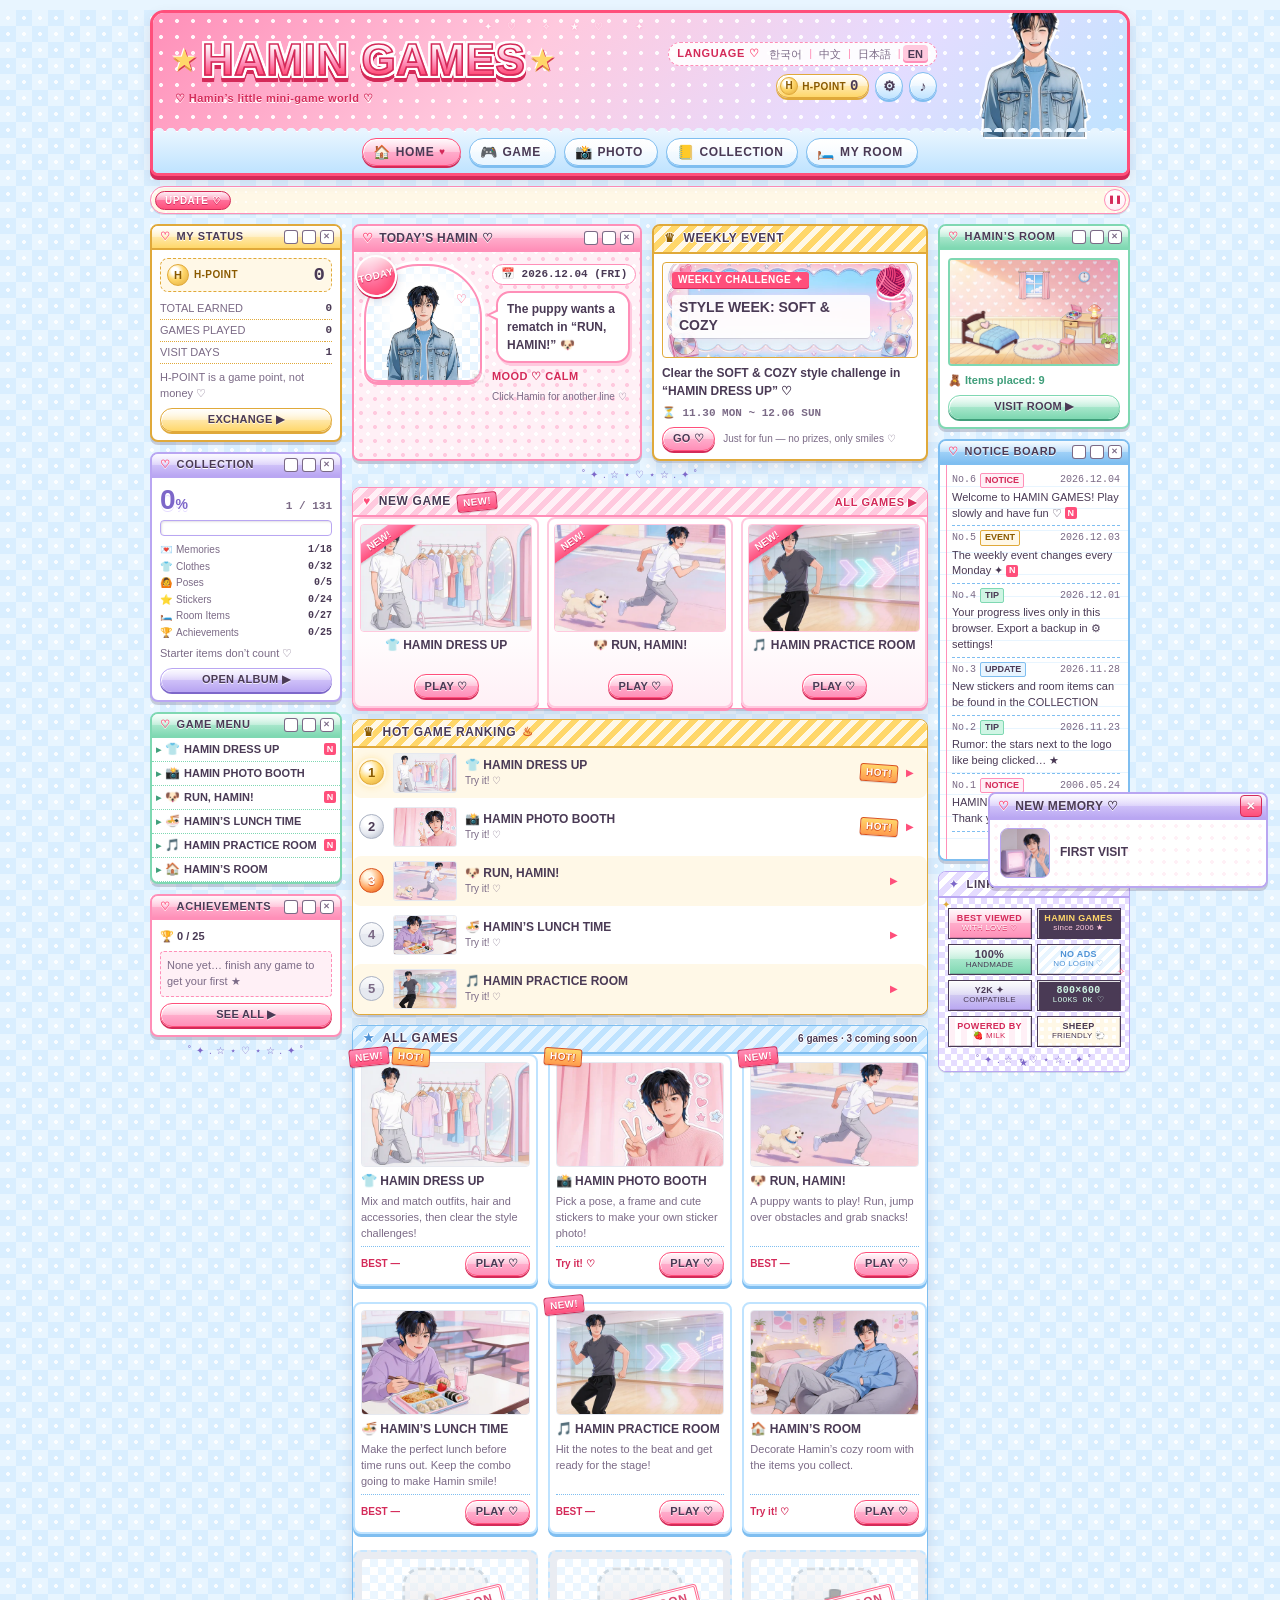
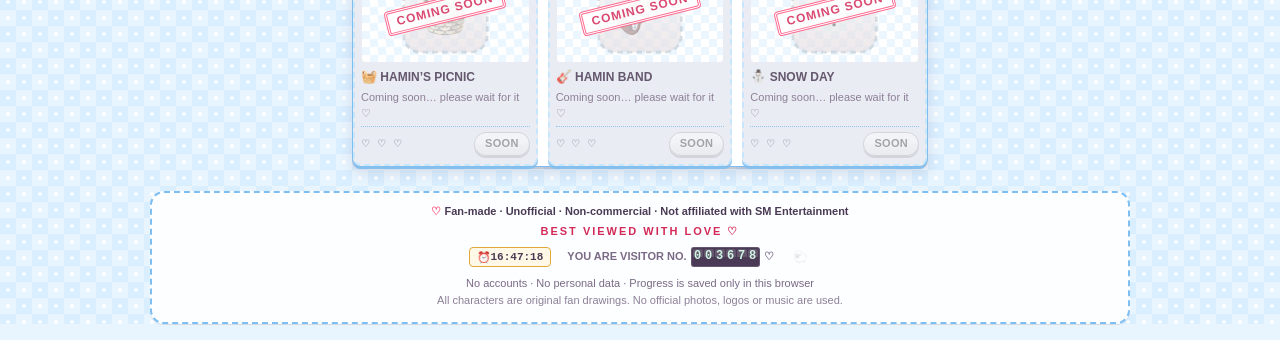
<file: index.html>
<!doctype html>
<html lang="en">
<head>
  <meta charset="utf-8">
  <meta name="viewport" content="width=device-width, initial-scale=1, viewport-fit=cover">
  <title>HAMIN GAMES ★</title>
  <meta name="description" content="Fan-made retro Hamin mini-game portal (unofficial, non-commercial)">
  <meta name="theme-color" content="#ffc9de">
  <link rel="icon" href="assets/ui/favicon.png">
  <link rel="stylesheet" href="css/reset.css">
  <link rel="stylesheet" href="css/base.css">
  <link rel="stylesheet" href="css/portal.css">
  <link rel="stylesheet" href="css/responsive.css">
</head>
<body data-page="home">
  <div id="hg-header"></div>

  <main id="hg-main" class="hg-wrap hp">
    <h1 class="hg-sr-only" data-i18n="home.srTitle">HAMIN GAMES — fan-made mini-game portal</h1>

    <!-- ═══ UPDATE ticker (static list in reduced motion) ═══ -->
    <div class="hg-ticker hp-ticker" role="region" data-i18n-attr="aria-label:home.ticker.region">
      <span class="hg-ticker__label hp-ticker__label" data-i18n="home.ticker.label">UPDATE ♡</span>
      <div class="hg-ticker__viewport hp-ticker__viewport">
        <ul class="hg-ticker__track hp-ticker__track" id="hp-ticker"></ul>
      </div>
      <button type="button" class="hp-ticker__pause" id="hp-ticker-pause" aria-pressed="false"
              data-i18n-attr="aria-label:home.ticker.pause;title:home.ticker.pause">
        <span aria-hidden="true">❚❚</span>
      </button>
    </div>

    <div class="hp-layout">
      <!-- ═══════════ LEFT SIDEBAR ═══════════ -->
      <aside class="hp-col hp-col--left" data-i18n-attr="aria-label:home.colLeft">

        <section class="hg-window hg-window--gold hp-side hp-status" aria-labelledby="hp-status-h">
          <div class="hg-window__title"><h2 class="hg-window__label" id="hp-status-h" data-i18n="home.status.title">MY STATUS</h2></div>
          <div class="hp-side__body" id="hp-status"></div>
        </section>

        <section class="hg-window hg-window--lavender hp-side hp-collect" aria-labelledby="hp-collect-h">
          <div class="hg-window__title"><h2 class="hg-window__label" id="hp-collect-h" data-i18n="home.collect.title">COLLECTION</h2></div>
          <div class="hp-side__body" id="hp-collect"></div>
        </section>

        <nav class="hg-window hg-window--mint hp-side hp-menu" aria-labelledby="hp-menu-h">
          <div class="hg-window__title"><h2 class="hg-window__label" id="hp-menu-h" data-i18n="home.menu.title">GAME MENU</h2></div>
          <ul class="hp-menu__list" id="hp-menu"></ul>
        </nav>

        <section class="hg-window hg-window--pink hp-side hp-achv" aria-labelledby="hp-achv-h">
          <div class="hg-window__title"><h2 class="hg-window__label" id="hp-achv-h" data-i18n="home.achv.title">ACHIEVEMENTS</h2></div>
          <div class="hp-side__body" id="hp-achv"></div>
        </section>

        <div class="hp-divider" aria-hidden="true"></div>
      </aside>

      <!-- ═══════════ MAIN COLUMN ═══════════ -->
      <div class="hp-col hp-col--main">
        <div class="hp-hero">
          <section class="hg-window hg-window--pink hp-today" aria-labelledby="hp-today-h">
            <div class="hg-window__title"><h2 class="hg-window__label" id="hp-today-h" data-i18n="home.today.title">TODAY’S HAMIN ♡</h2></div>
            <div class="hp-today__body" id="hp-today"></div>
          </section>

          <section class="hp-event" aria-labelledby="hp-event-h">
            <h2 class="hg-panel-header hg-panel-header--gold hp-event__head"><span id="hp-event-h" data-i18n="home.event.title">WEEKLY EVENT</span></h2>
            <div class="hp-event__body" id="hp-event"></div>
          </section>
        </div>

        <div class="hp-divider" aria-hidden="true"></div>

        <section class="hp-sec hp-new" aria-labelledby="hp-new-h">
          <div class="hg-panel-header hp-sec__head">
            <h2 id="hp-new-h"><span data-i18n="home.newGames.title">NEW GAME</span> <span class="hg-badge hg-badge--new" data-i18n="common.new" aria-hidden="true">NEW!</span></h2>
            <a class="hg-panel-header__more" href="#games" data-sfx="click" data-i18n="home.newGames.more">ALL GAMES ▶</a>
          </div>
          <ul class="hp-sec__body hp-new__list" id="hp-new"></ul>
        </section>

        <section class="hp-sec hp-hot" aria-labelledby="hp-hot-h">
          <div class="hg-panel-header hg-panel-header--gold hp-sec__head">
            <h2 id="hp-hot-h"><span data-i18n="home.hot.title">HOT GAME RANKING</span> <span class="hp-flame" aria-hidden="true">♨</span></h2>
          </div>
          <ol class="hp-sec__body hp-rank" id="hp-hot"></ol>
        </section>

        <section class="hp-sec hp-all" id="games" aria-labelledby="hp-all-h" tabindex="-1">
          <div class="hg-panel-header hg-panel-header--blue hp-sec__head">
            <h2 id="hp-all-h" data-i18n="home.all.title">ALL GAMES</h2>
            <span class="hp-all__count" id="hp-all-count"></span>
          </div>
          <ul class="hp-sec__body hp-all__grid" id="hp-all"></ul>
        </section>
      </div>

      <!-- ═══════════ RIGHT SIDEBAR ═══════════ -->
      <aside class="hp-col hp-col--right" data-i18n-attr="aria-label:home.colRight">

        <section class="hg-window hg-window--mint hp-side hp-room" aria-labelledby="hp-room-h">
          <div class="hg-window__title"><h2 class="hg-window__label" id="hp-room-h" data-i18n="games.myRoom.title">HAMIN’S ROOM</h2></div>
          <div class="hp-side__body" id="hp-room"></div>
        </section>

        <section class="hg-window hp-side hp-notice" aria-labelledby="hp-notice-h">
          <div class="hg-window__title"><h2 class="hg-window__label" id="hp-notice-h" data-i18n="home.notice.title">NOTICE BOARD</h2></div>
          <div class="hp-notice__paper">
            <ol class="hp-notice__list" id="hp-notice"></ol>
            <p class="hp-notice__foot" data-i18n="home.notice.readonly">Read-only board ♡</p>
          </div>
        </section>

        <section class="hp-side hp-banners" aria-labelledby="hp-banners-h">
          <h2 class="hg-panel-header hg-panel-header--lavender"><span id="hp-banners-h" data-i18n="home.banners.title">LINK ♡ BANNERS</span></h2>
          <div class="hp-banners__body">
            <span class="hp-twinkle hp-twinkle--1" aria-hidden="true">✦</span>
            <span class="hp-twinkle hp-twinkle--2" aria-hidden="true">✧</span>
            <span class="hp-twinkle hp-twinkle--3" aria-hidden="true">★</span>
            <ul class="hp-88s">
              <li class="hp-88 hp-88--love"><b data-i18n="home.banners.love.a">BEST VIEWED</b><i data-i18n="home.banners.love.b">WITH LOVE ♡</i></li>
              <li class="hp-88 hp-88--since"><b data-i18n="home.banners.since.a">HAMIN GAMES</b><i data-i18n="home.banners.since.b">since 2006 ★</i></li>
              <li class="hp-88 hp-88--handmade"><b data-i18n="home.banners.handmade.a">100%</b><i data-i18n="home.banners.handmade.b">HANDMADE</i></li>
              <li class="hp-88 hp-88--noads"><b data-i18n="home.banners.noads.a">NO ADS</b><i data-i18n="home.banners.noads.b">NO LOGIN ♡</i></li>
              <li class="hp-88 hp-88--y2k"><b data-i18n="home.banners.y2k.a">Y2K ✦</b><i data-i18n="home.banners.y2k.b">COMPATIBLE</i></li>
              <li class="hp-88 hp-88--res"><b data-i18n="home.banners.res.a">800×600</b><i data-i18n="home.banners.res.b">LOOKS OK ♡</i></li>
              <li class="hp-88 hp-88--milk"><b data-i18n="home.banners.milk.a">POWERED BY</b><i data-i18n="home.banners.milk.b">🍓 MILK</i></li>
              <li class="hp-88 hp-88--sheep"><b data-i18n="home.banners.sheep.a">SHEEP</b><i data-i18n="home.banners.sheep.b">FRIENDLY 🐑</i></li>
            </ul>
            <div class="hp-divider" aria-hidden="true"></div>
          </div>
        </section>
      </aside>
    </div>
  </main>

  <div id="hg-footer"></div>

  <script src="data/translations.js"></script>
  <script src="data/translations-items.js"></script>
  <script src="data/translations-wardrobe.js"></script>
  <script src="data/translations-home.js"></script>
  <script src="data/catalog.js"></script>
  <script src="data/games.js"></script>
  <script src="data/wardrobe.js"></script>
  <script src="data/stickers.js"></script>
  <script src="data/room-items.js"></script>
  <script src="data/collectibles.js"></script>
  <script src="data/achievements.js"></script>
  <script src="data/unlock-rules.js"></script>
  <script src="js/save.js"></script>
  <script src="js/i18n.js"></script>
  <script src="js/audio.js"></script>
  <script src="js/unlocks.js"></script>
  <script src="js/main.js"></script>
  <script src="js/home.js"></script>
</body>
</html>
</file>
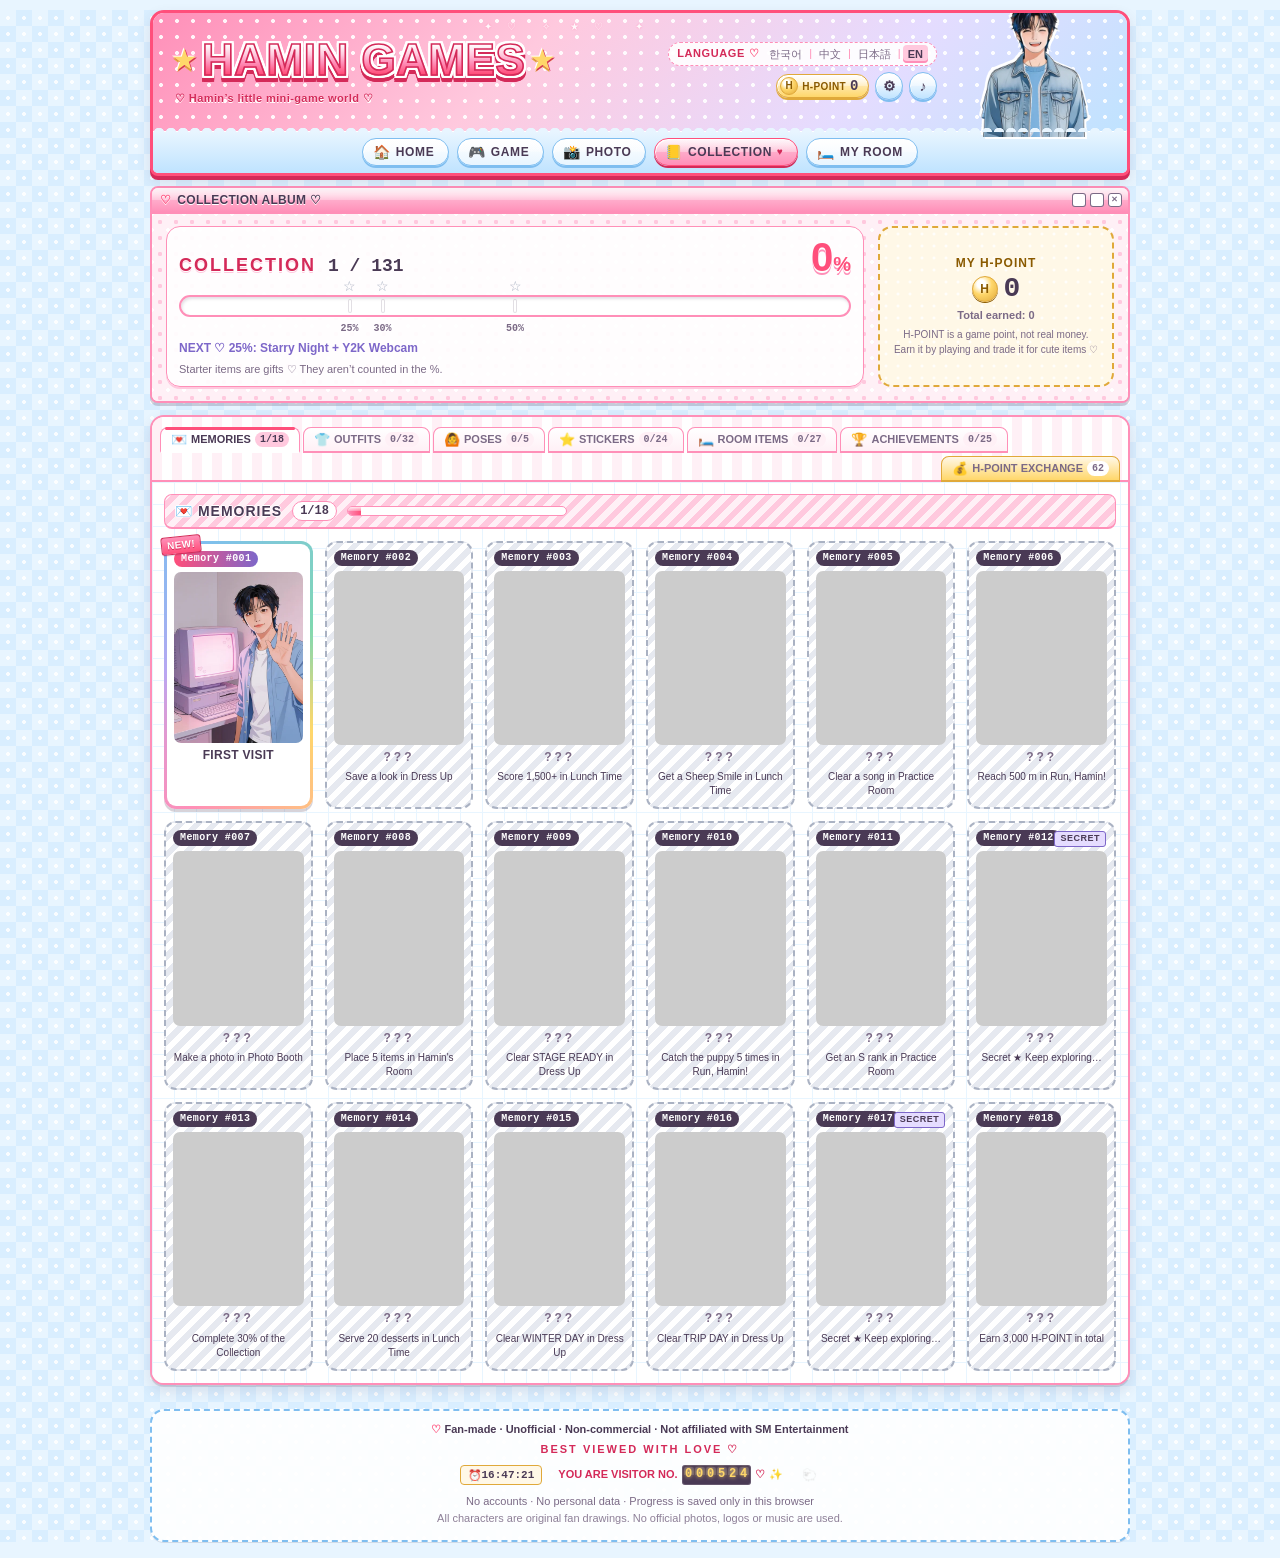
<file: collection.html>
<!doctype html>
<html lang="en">
<head>
  <meta charset="utf-8">
  <meta name="viewport" content="width=device-width, initial-scale=1, viewport-fit=cover">
  <title>COLLECTION ♡ HAMIN GAMES</title>
  <meta name="description" content="Fan-made retro Hamin mini-game portal (unofficial, non-commercial)">
  <meta name="theme-color" content="#ffc9de">
  <link rel="icon" href="assets/ui/favicon.png">
  <link rel="stylesheet" href="css/reset.css">
  <link rel="stylesheet" href="css/base.css">
  <link rel="stylesheet" href="css/collection.css">
  <link rel="stylesheet" href="css/responsive.css">
</head>
<body data-page="collection">
  <div id="hg-header"></div>

  <main id="hg-main" class="hg-wrap cl">

    <!-- ═══ Album cover: COLLECTION 42 / 100 42% + milestones + wallet ═══ -->
    <section class="hg-window hg-window--pink cl-head" aria-labelledby="cl-title">
      <div class="hg-window__title"><h1 class="hg-window__label" id="cl-title" data-i18n="collection.title">COLLECTION ALBUM ♡</h1></div>
      <div class="cl-head__body">
        <div class="cl-summary">
          <p class="cl-summary__line">
            <span class="cl-summary__label" data-i18n="collection.label">COLLECTION</span>
            <b class="cl-summary__count" id="cl-count">0 / 0</b>
            <b class="cl-summary__pct"><span id="cl-pct">0</span><small>%</small></b>
          </p>
          <div class="cl-bar" id="cl-bar" role="progressbar" aria-valuemin="0" aria-valuemax="100" aria-valuenow="0">
            <span class="cl-bar__fill" id="cl-bar-fill"></span>
            <span class="cl-bar__marks" id="cl-marks" aria-hidden="true"></span>
          </div>
          <p class="cl-summary__next" id="cl-next"></p>
          <p class="cl-summary__note" data-i18n="collection.note">Starter items are gifts ♡ They aren’t counted in the %.</p>
        </div>

        <div class="cl-wallet">
          <p class="cl-wallet__title" data-i18n="collection.wallet.title">MY H-POINT</p>
          <p class="cl-wallet__num"><span class="cl-coin" aria-hidden="true">H</span><b id="cl-hp">0</b></p>
          <p class="cl-wallet__earned" id="cl-hp-earned"></p>
          <p class="cl-wallet__note" data-i18n="collection.wallet.note">H-POINT is a game point, not real money.</p>
        </div>
      </div>
    </section>

    <!-- ═══ Album: index tabs + one tab panel ═══ -->
    <section class="cl-album" aria-labelledby="cl-title">
      <div class="hg-tabs cl-tabs" id="cl-tabs" role="tablist" data-i18n-attr="aria-label:collection.tabs.label"></div>
      <div class="cl-panel" id="cl-panel" role="tabpanel" tabindex="-1"></div>
    </section>
  </main>

  <div id="hg-footer"></div>

  <script src="data/translations.js"></script>
  <script src="data/translations-items.js"></script>
  <script src="data/translations-wardrobe.js"></script>
  <script src="data/translations-collection.js"></script>
  <script src="data/catalog.js"></script>
  <script src="data/games.js"></script>
  <script src="data/wardrobe.js"></script>
  <script src="data/stickers.js"></script>
  <script src="data/room-items.js"></script>
  <script src="data/collectibles.js"></script>
  <script src="data/achievements.js"></script>
  <script src="data/unlock-rules.js"></script>
  <script src="js/save.js"></script>
  <script src="js/i18n.js"></script>
  <script src="js/audio.js"></script>
  <script src="js/unlocks.js"></script>
  <script src="js/main.js"></script>
  <script src="js/collection.js"></script>
</body>
</html>
</file>
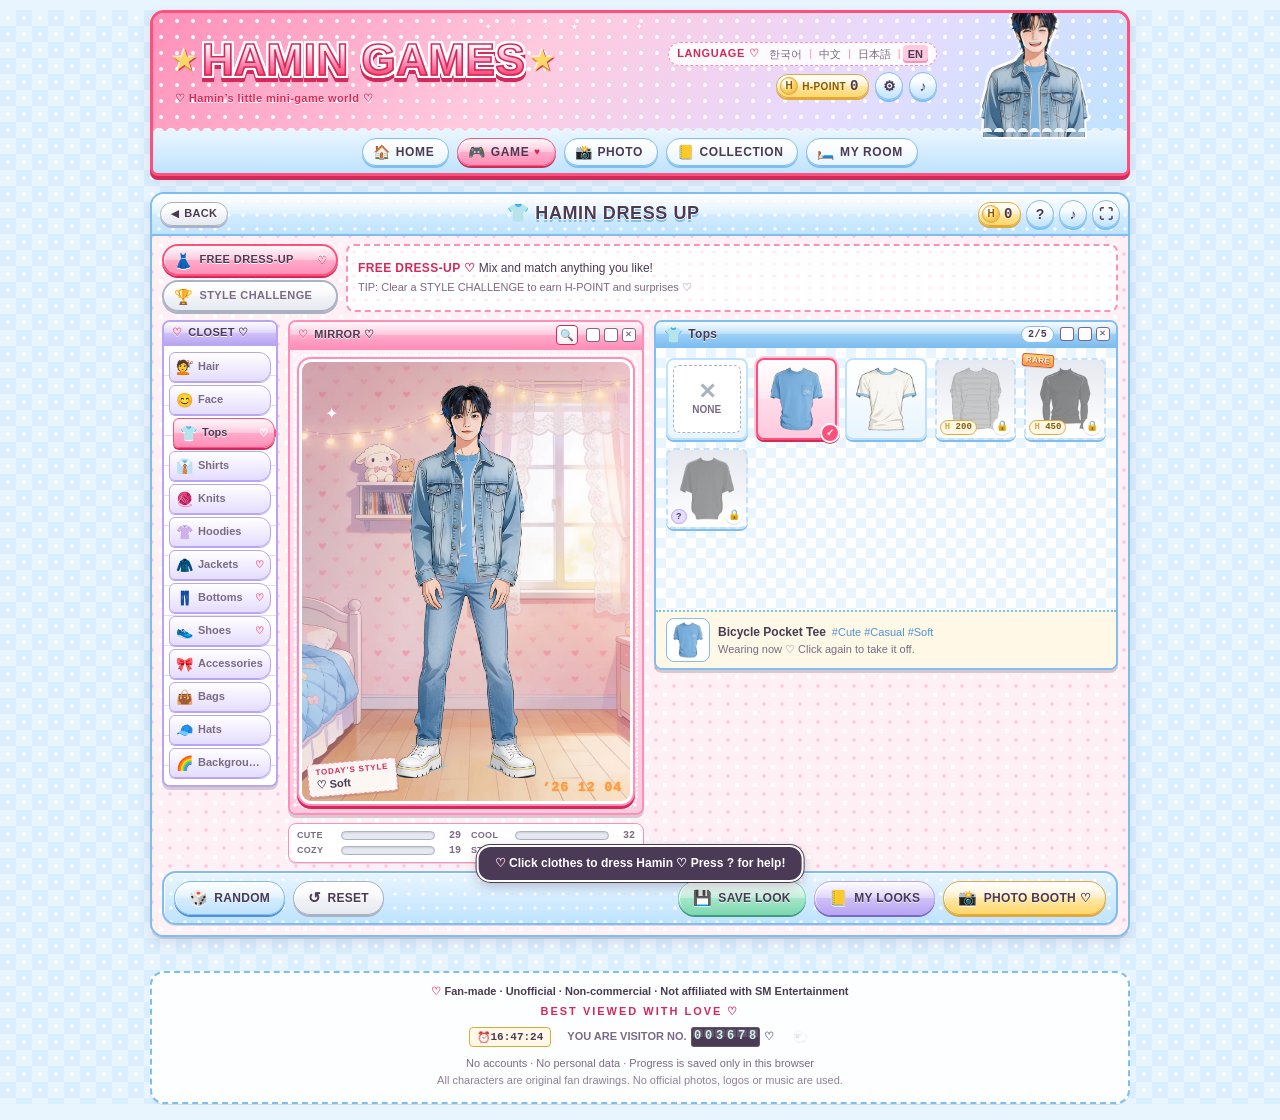
<file: dress-up.html>
<!doctype html>
<html lang="en">
<head>
  <meta charset="utf-8">
  <meta name="viewport" content="width=device-width, initial-scale=1, viewport-fit=cover">
  <title>HAMIN DRESS UP ♡ HAMIN GAMES</title>
  <meta name="description" content="Fan-made retro Hamin mini-game portal (unofficial, non-commercial)">
  <meta name="theme-color" content="#ffc9de">
  <link rel="icon" href="assets/ui/favicon.png">
  <link rel="stylesheet" href="css/reset.css">
  <link rel="stylesheet" href="css/base.css">
  <link rel="stylesheet" href="css/games.css">
  <link rel="stylesheet" href="css/dress-up.css">
  <link rel="stylesheet" href="css/responsive.css">
</head>
<body data-page="dress-up">
  <div id="hg-header"></div>

  <main id="hg-main" class="hg-wrap du">
    <section id="game" class="du-shell">
      <div class="hg-gameshell__stage du-game" id="du-game">

        <!-- ═══ Mode switch + challenge brief ═══ -->
        <div class="du-top">
          <div class="du-modes" role="group" data-i18n-attr="aria-label:dressUp.mode.label">
            <button type="button" class="du-mode is-on" id="du-mode-free" data-mode="free" aria-pressed="true">
              <span class="du-mode__icon" aria-hidden="true">👗</span>
              <span class="du-mode__label" data-i18n="dressUp.mode.free">FREE DRESS-UP</span>
            </button>
            <button type="button" class="du-mode" id="du-mode-challenge" data-mode="challenge" aria-pressed="false">
              <span class="du-mode__icon" aria-hidden="true">🏆</span>
              <span class="du-mode__label" data-i18n="dressUp.mode.challenge">STYLE CHALLENGE</span>
            </button>
          </div>
          <div class="du-brief" id="du-brief"></div>
        </div>

        <div class="du-main">
          <!-- ═══ Left: closet drawers (category tabs) ═══ -->
          <nav class="hg-window hg-window--lavender du-cats" aria-labelledby="du-cats-h">
            <div class="hg-window__title du-cats__title">
              <h2 class="hg-window__label" id="du-cats-h" data-i18n="dressUp.cats.title">CLOSET</h2>
            </div>
            <div class="du-cats__list" id="du-cats" role="tablist" aria-orientation="vertical"
                 data-i18n-attr="aria-label:dressUp.cats.label"></div>
          </nav>

          <!-- ═══ Center: the mirror stage ═══ -->
          <div class="du-center">
            <section class="hg-window hg-window--pink du-mirror" aria-labelledby="du-mirror-h">
              <div class="hg-window__title du-mirror__title">
                <h2 class="hg-window__label" id="du-mirror-h" data-i18n="dressUp.mirror.title">MIRROR ♡</h2>
                <button type="button" class="du-zoom" id="du-zoom" aria-pressed="false"
                        data-i18n-attr="aria-label:dressUp.mirror.zoomIn;title:dressUp.mirror.zoomIn">
                  <span aria-hidden="true">🔍</span>
                </button>
              </div>
              <div class="du-frame" id="du-frame">
                <div class="du-view" id="du-view" role="img" aria-label="Hamin">
                  <div class="du-zoomer" id="du-zoomer">
                    <div class="du-bgfill" aria-hidden="true"></div>
                    <div class="du-figure" id="du-figure"></div>
                    <p class="du-placeholder" aria-hidden="true">
                      <span class="du-placeholder__art">🧍</span>
                      <span class="du-placeholder__text" data-i18n="dressUp.mirror.missing">Hamin is getting ready…</span>
                    </p>
                  </div>
                  <p class="du-ribbon" id="du-ribbon" hidden></p>
                  <p class="du-today" aria-hidden="true">
                    <span class="du-today__top" data-i18n="dressUp.mirror.today">TODAY’S STYLE</span>
                    <span class="du-today__tag" id="du-today-tag"></span>
                  </p>
                  <span class="du-datestamp" id="du-datestamp" aria-hidden="true"></span>
                  <span class="du-twinkle du-twinkle--1" aria-hidden="true">✦</span>
                  <span class="du-twinkle du-twinkle--2" aria-hidden="true">✧</span>
                  <span class="du-twinkle du-twinkle--3" aria-hidden="true">♡</span>
                </div>
                <button type="button" class="du-poke" id="du-poke"
                        data-i18n-attr="aria-label:dressUp.mirror.poke;title:dressUp.mirror.poke"></button>
              </div>
            </section>
            <div class="du-meter" id="du-meter" role="group" data-i18n-attr="aria-label:dressUp.meter.label"></div>
          </div>

          <!-- ═══ Right: item grid ═══ -->
          <section class="hg-window du-closet" id="du-closet" aria-labelledby="du-closet-h">
            <div class="hg-window__title du-closet__title">
              <span class="du-closet__icon" id="du-closet-icon" aria-hidden="true">👕</span>
              <h2 class="hg-window__label" id="du-closet-h">…</h2>
              <span class="du-closet__count" id="du-closet-count"></span>
            </div>
            <div class="du-grid" id="du-grid" role="tabpanel" aria-labelledby="du-closet-h"></div>
            <div class="du-info" id="du-info" aria-live="off"></div>
            <div class="hg-tooltip du-tip" id="du-tip" hidden aria-hidden="true"></div>
          </section>
        </div>

        <!-- ═══ Actions (desktop strip / mobile bottom bar) ═══ -->
        <div class="du-actions" id="du-actions" role="group" data-i18n-attr="aria-label:dressUp.actions.label">
          <button type="button" class="hg-btn hg-btn--blue du-act" id="du-random" data-act="random">
            <span class="du-act__icon" aria-hidden="true">🎲</span>
            <span class="du-act__label" data-i18n="dressUp.actions.random">RANDOM</span>
            <span class="du-act__short" data-i18n="dressUp.actions.randomS" aria-hidden="true">RANDOM</span>
          </button>
          <button type="button" class="hg-btn du-act" id="du-reset" data-act="reset">
            <span class="du-act__icon" aria-hidden="true">↺</span>
            <span class="du-act__label" data-i18n="dressUp.actions.reset">RESET</span>
            <span class="du-act__short" data-i18n="dressUp.actions.resetS" aria-hidden="true">RESET</span>
          </button>
          <span class="du-actions__gap" aria-hidden="true"></span>
          <button type="button" class="hg-btn hg-btn--mint du-act" id="du-save" data-act="save">
            <span class="du-act__icon" aria-hidden="true">💾</span>
            <span class="du-act__label" data-i18n="dressUp.actions.save">SAVE LOOK</span>
            <span class="du-act__short" data-i18n="dressUp.actions.saveS" aria-hidden="true">SAVE</span>
          </button>
          <button type="button" class="hg-btn hg-btn--lavender du-act" id="du-looks" data-act="looks">
            <span class="du-act__icon" aria-hidden="true">📒</span>
            <span class="du-act__label" data-i18n="dressUp.actions.looks">MY LOOKS</span>
            <span class="du-act__short" data-i18n="dressUp.actions.looksS" aria-hidden="true">LOOKS</span>
            <span class="du-act__count" id="du-looks-count"></span>
          </button>
          <button type="button" class="hg-btn hg-btn--gold du-act" id="du-photo" data-act="photo">
            <span class="du-act__icon" aria-hidden="true">📸</span>
            <span class="du-act__label" data-i18n="dressUp.actions.photo">PHOTO BOOTH ♡</span>
            <span class="du-act__short" data-i18n="dressUp.actions.photoS" aria-hidden="true">PHOTO</span>
          </button>
          <button type="button" class="hg-btn hg-btn--pink du-act du-act--done" id="du-done" data-act="done" hidden
                  data-i18n-attr="title:dressUp.actions.doneLabel">
            <span class="du-act__icon" aria-hidden="true">♡</span>
            <span class="du-act__label" data-i18n="dressUp.actions.done">DONE ♡</span>
            <span class="du-act__short" data-i18n="dressUp.actions.doneS" aria-hidden="true">DONE ♡</span>
          </button>
        </div>

        <!-- ═══ Mobile: mini mirror when the stage is scrolled away ═══ -->
        <button type="button" class="du-mini" id="du-mini" hidden
                data-i18n-attr="aria-label:dressUp.mirror.mini;title:dressUp.mirror.mini">
          <span class="du-mini__view" id="du-mini-view"></span>
        </button>
      </div>
    </section>
  </main>

  <div id="hg-footer"></div>

  <script src="data/translations.js"></script>
  <script src="data/translations-items.js"></script>
  <script src="data/translations-wardrobe.js"></script>
  <script src="data/translations-dress-up.js"></script>
  <script src="data/catalog.js"></script>
  <script src="data/games.js"></script>
  <script src="data/wardrobe.js"></script>
  <script src="data/stickers.js"></script>
  <script src="data/room-items.js"></script>
  <script src="data/collectibles.js"></script>
  <script src="data/achievements.js"></script>
  <script src="data/unlock-rules.js"></script>
  <script src="js/save.js"></script>
  <script src="js/i18n.js"></script>
  <script src="js/audio.js"></script>
  <script src="js/unlocks.js"></script>
  <script src="js/main.js"></script>
  <script src="js/look.js"></script>
  <script src="js/dress-up.js"></script>
</body>
</html>
</file>
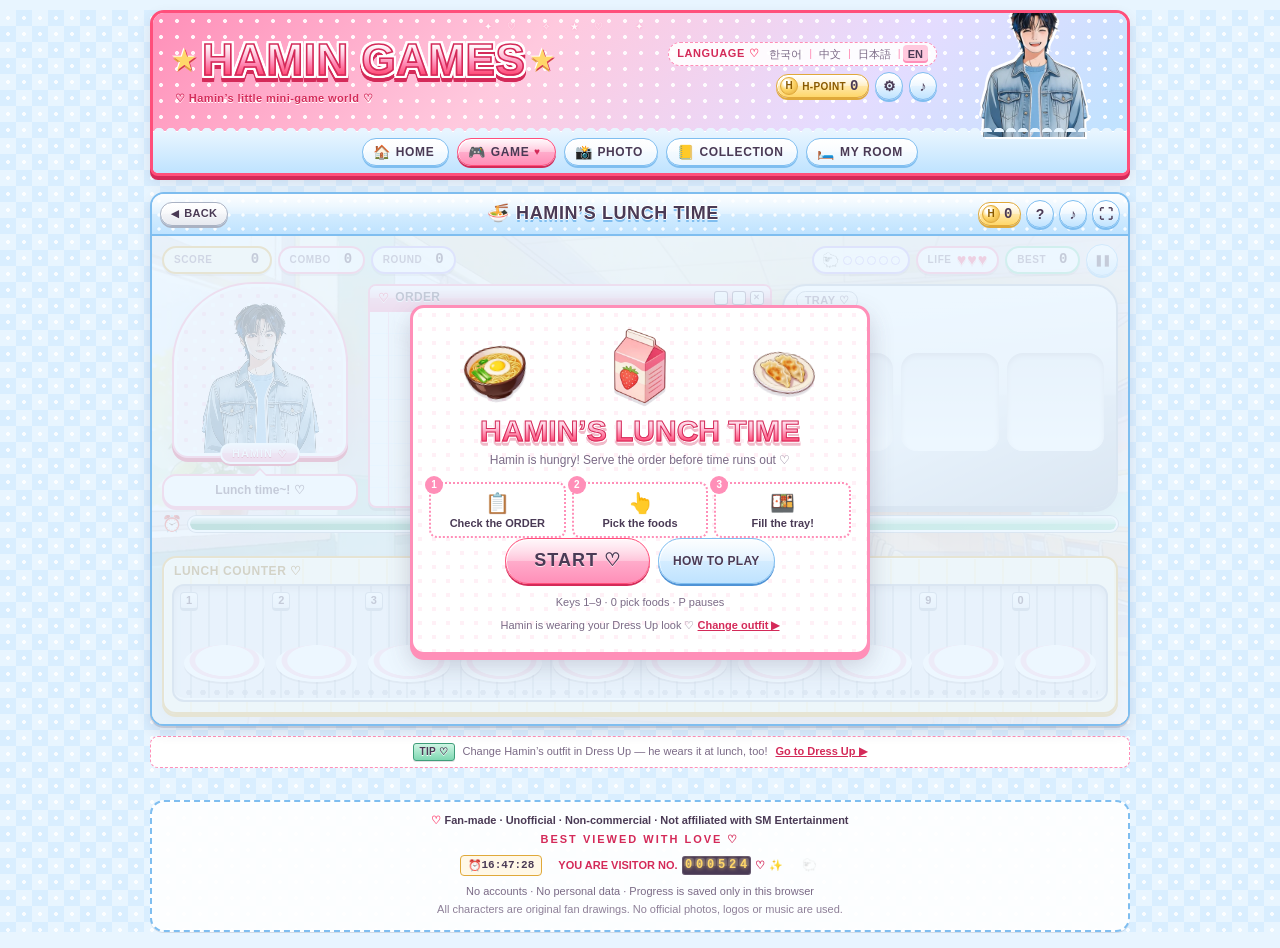
<file: lunch-time.html>
<!doctype html>
<html lang="en">
<head>
  <meta charset="utf-8">
  <meta name="viewport" content="width=device-width, initial-scale=1, viewport-fit=cover">
  <title>HAMIN’S LUNCH TIME ♡ HAMIN GAMES</title>
  <meta name="description" content="Fan-made retro Hamin mini-game portal (unofficial, non-commercial)">
  <meta name="theme-color" content="#ffc9de">
  <link rel="icon" href="assets/ui/favicon.png">
  <link rel="stylesheet" href="css/reset.css">
  <link rel="stylesheet" href="css/base.css">
  <link rel="stylesheet" href="css/games.css">
  <link rel="stylesheet" href="css/lunch-time.css">
  <link rel="stylesheet" href="css/responsive.css">
</head>
<body data-page="lunch-time">
  <div id="hg-header"></div>

  <main id="hg-main" class="hg-wrap lt-main">
    <section class="hg-gameshell lt" id="game">
      <div class="hg-gameshell__stage lt-stage" id="lt-stage">
        <div class="lt-bg" aria-hidden="true"></div>

        <div class="lt-play" id="lt-play" role="region" tabindex="-1" data-i18n-attr="aria-label:lunch.playArea">

          <!-- ═══ HUD ═══ -->
          <div class="lt-hud">
            <div class="lt-hud__group">
              <p class="hg-pill hg-pill--gold lt-pill lt-pill--score" id="lt-score-pill">
                <span class="hg-pill__label" data-i18n="lunch.hud.score">SCORE</span>
                <b class="hg-pill__value" id="lt-score">0</b>
              </p>
              <p class="hg-pill hg-pill--pink lt-pill lt-pill--combo" id="lt-combo-pill">
                <span class="hg-pill__label" data-i18n="lunch.hud.combo">COMBO</span>
                <b class="hg-pill__value" id="lt-combo">0</b>
              </p>
              <p class="hg-pill hg-pill--lavender lt-pill lt-pill--round">
                <span class="hg-pill__label" data-i18n="lunch.hud.round">ROUND</span>
                <b class="hg-pill__value" id="lt-round">0</b>
              </p>
            </div>
            <div class="lt-hud__group lt-hud__group--right">
              <p class="hg-pill hg-pill--lavender lt-pill lt-streak">
                <span class="lt-streak__sheep" aria-hidden="true">🐑</span>
                <span class="lt-streak__dots" id="lt-streak" role="img"></span>
              </p>
              <p class="hg-pill hg-pill--pink lt-pill lt-lives">
                <span class="hg-pill__label lt-lives__label" data-i18n="lunch.hud.lives">LIFE</span>
                <span class="lt-lives__hearts" id="lt-lives" role="img"></span>
              </p>
              <p class="hg-pill hg-pill--mint lt-pill lt-pill--best" id="lt-best-pill">
                <span class="hg-pill__label" data-i18n="lunch.hud.best">BEST</span>
                <b class="hg-pill__value" id="lt-best">0</b>
              </p>
              <button type="button" class="hg-iconbtn lt-pausebtn" id="lt-pause" aria-pressed="false"
                      data-i18n-attr="aria-label:lunch.hud.pause;title:lunch.hud.pause">
                <span class="hg-iconbtn__glyph" aria-hidden="true">❚❚</span>
              </button>
            </div>
          </div>

          <!-- ═══ Hamin · order · tray ═══ -->
          <div class="lt-scene" id="lt-scene">
            <div class="lt-hamin" id="lt-hamin" data-expr="neutral">
              <div class="lt-hamin__frame" id="lt-face-frame">
                <canvas class="lt-hamin__canvas" id="lt-face" width="320" height="320" role="img" aria-label="Hamin"></canvas>
                <span class="lt-hamin__deco" aria-hidden="true"></span>
                <div class="lt-hamin__fx" id="lt-fx" aria-hidden="true"></div>
                <span class="lt-hamin__name" data-i18n="lunch.hamin" aria-hidden="true">HAMIN ♡</span>
              </div>
              <p class="lt-say" id="lt-say" aria-hidden="true"></p>
            </div>

            <section class="hg-window hg-window--pink lt-order" id="lt-order" aria-labelledby="lt-order-t">
              <div class="hg-window__title">
                <h2 class="hg-window__label" id="lt-order-t"><span data-i18n="lunch.order.title">ORDER</span> <span class="lt-order__no" id="lt-order-no"></span></h2>
              </div>
              <ul class="lt-order__list" id="lt-order-list"></ul>
            </section>

            <div class="lt-tray" id="lt-tray" aria-hidden="true">
              <span class="lt-tray__tag" data-i18n="lunch.tray.title">TRAY ♡</span>
              <div class="lt-tray__cells" id="lt-tray-cells"></div>
            </div>
          </div>

          <!-- ═══ Timer ═══ -->
          <div class="lt-timer" id="lt-timer" role="progressbar" aria-valuemin="0" aria-valuemax="100" aria-valuenow="100"
               data-i18n-attr="aria-label:lunch.timer">
            <span class="lt-timer__icon" aria-hidden="true">⏰</span>
            <span class="lt-timer__track"><span class="lt-timer__fill" id="lt-timer-fill"></span></span>
          </div>

          <!-- ═══ Lunch counter (conveyor) ═══ -->
          <section class="lt-counter" aria-labelledby="lt-counter-t">
            <div class="lt-counter__head">
              <h2 class="lt-counter__title" id="lt-counter-t" data-i18n="lunch.counter.title">LUNCH COUNTER ♡</h2>
              <span class="hg-badge hg-badge--hot lt-rush" id="lt-rush" data-i18n="lunch.counter.rush" hidden>RUSH! ▶▶</span>
            </div>
            <div class="lt-belt" id="lt-belt"></div>
          </section>
        </div>

        <div class="lt-pops" id="lt-pops" aria-hidden="true"></div>
      </div>
    </section>

    <p class="lt-tip">
      <span class="hg-badge hg-badge--mint lt-tip__label" data-i18n="lunch.tip.label">TIP ♡</span>
      <span data-i18n="lunch.tip.text">Change Hamin’s outfit in Dress Up — he wears it at lunch, too!</span>
      <a class="lt-tip__link" href="dress-up.html" data-sfx="click" data-i18n="lunch.tip.link">Go to Dress Up ▶</a>
    </p>
  </main>

  <div id="hg-footer"></div>

  <script src="data/translations.js"></script>
  <script src="data/translations-items.js"></script>
  <script src="data/translations-wardrobe.js"></script>
  <script src="data/translations-lunch-time.js"></script>
  <script src="data/catalog.js"></script>
  <script src="data/games.js"></script>
  <script src="data/wardrobe.js"></script>
  <script src="data/stickers.js"></script>
  <script src="data/room-items.js"></script>
  <script src="data/collectibles.js"></script>
  <script src="data/achievements.js"></script>
  <script src="data/unlock-rules.js"></script>
  <script src="js/save.js"></script>
  <script src="js/i18n.js"></script>
  <script src="js/audio.js"></script>
  <script src="js/unlocks.js"></script>
  <script src="js/main.js"></script>
  <script src="js/look.js"></script>
  <script src="js/lunch-time.js"></script>
</body>
</html>
</file>
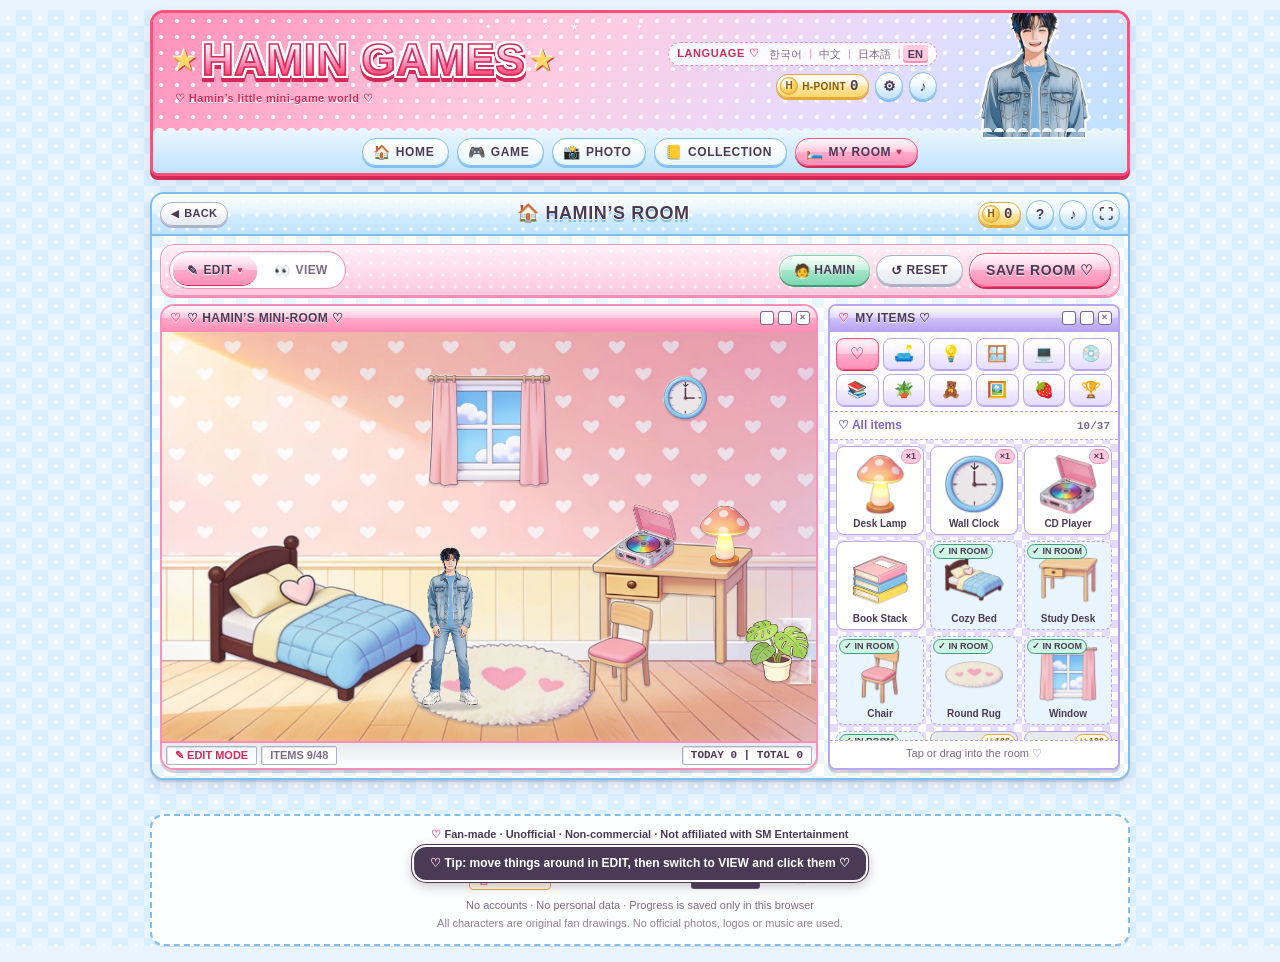
<file: my-room.html>
<!doctype html>
<html lang="en">
<head>
  <meta charset="utf-8">
  <meta name="viewport" content="width=device-width, initial-scale=1, viewport-fit=cover">
  <title>HAMIN’S ROOM ♡ HAMIN GAMES</title>
  <meta name="description" content="Fan-made retro Hamin mini-game portal (unofficial, non-commercial)">
  <meta name="theme-color" content="#ffc9de">
  <link rel="icon" href="assets/ui/favicon.png">
  <link rel="preload" as="image" href="assets/room/bg-room.webp">
  <link rel="stylesheet" href="css/reset.css">
  <link rel="stylesheet" href="css/base.css">
  <link rel="stylesheet" href="css/games.css">
  <link rel="stylesheet" href="css/my-room.css">
  <link rel="stylesheet" href="css/responsive.css">
</head>
<body data-page="my-room">
  <div id="hg-header"></div>

  <main id="hg-main" class="hg-wrap mr">
    <section class="hg-gameshell mr-shell" id="game">
      <div class="hg-gameshell__stage mr-stage">

        <!-- ═══ Room toolbar: EDIT / VIEW · status · Hamin · reset · SAVE ROOM ♡ ═══ -->
        <div class="mr-bar">
          <div class="mr-mode" role="group" data-i18n-attr="aria-label:myRoom.mode.label">
            <button type="button" class="mr-mode__btn" id="mr-mode-edit" aria-pressed="true" data-sfx-hover="hover">
              <span class="mr-mode__icon" aria-hidden="true">✎</span>
              <span data-i18n="myRoom.mode.edit">EDIT</span>
            </button>
            <button type="button" class="mr-mode__btn" id="mr-mode-view" aria-pressed="false" data-sfx-hover="hover">
              <span class="mr-mode__icon" aria-hidden="true">👀</span>
              <span data-i18n="myRoom.mode.view">VIEW</span>
            </button>
          </div>
          <div class="mr-bar__right">
            <button type="button" class="hg-btn hg-btn--mint mr-bar__btn" id="mr-hamin-btn" aria-pressed="true"
                    data-i18n-attr="aria-label:myRoom.hamin.label;title:myRoom.hamin.label" data-sfx-hover="hover">
              <span class="mr-bar__icon" aria-hidden="true">🧑</span>
              <span class="mr-bar__label" data-i18n="myRoom.hamin.toggle">HAMIN</span>
            </button>
            <button type="button" class="hg-btn mr-bar__btn" id="mr-reset-btn"
                    data-i18n-attr="aria-label:myRoom.resetLabel;title:myRoom.resetLabel" data-sfx-hover="hover">
              <span class="mr-bar__icon" aria-hidden="true">↺</span>
              <span class="mr-bar__label" data-i18n="myRoom.reset">RESET</span>
            </button>
            <button type="button" class="hg-btn hg-btn--pink mr-save" id="mr-save-btn" data-sfx-hover="hover">
              <span data-i18n="myRoom.save">SAVE ROOM ♡</span>
            </button>
          </div>
        </div>

        <div class="mr-layout" id="mr-layout">
          <!-- ═══ The room (16:10) in a retro window ═══ -->
          <div class="mr-roomcol">
            <div class="hg-window hg-window--pink mr-roomwin">
              <div class="hg-window__title"><span class="hg-window__label" data-i18n="myRoom.roomTitle">♡ HAMIN’S MINI-ROOM ♡</span></div>
              <div class="mr-room is-edit" id="mr-room" role="group"
                   data-i18n-attr="aria-label:myRoom.roomLabel" aria-describedby="mr-room-help">
                <img class="mr-room__bg" id="mr-room-bg" src="assets/room/bg-room.webp" alt="" draggable="false" decoding="async">
                <div class="mr-zone" id="mr-zone" aria-hidden="true"></div>
                <div class="mr-room__items" id="mr-items"></div>
                <div class="mr-night" aria-hidden="true"></div>
                <div class="mr-fx" id="mr-fx" aria-hidden="true"></div>
                <div class="mr-flash" id="mr-flash" aria-hidden="true"></div>
              </div>
              <div class="mr-status">
                <span class="mr-status__mode" id="mr-status-mode">✎ EDIT MODE</span>
                <span class="mr-status__items" id="mr-status-items"></span>
                <span class="mr-status__counter" id="mr-status-counter"></span>
              </div>
            </div>
            <p class="hg-sr-only" id="mr-room-help"></p>
          </div>

          <!-- ═══ Side: inventory (EDIT) / room profile (VIEW) ═══ -->
          <aside class="mr-side">
            <section class="hg-window hg-window--lavender mr-inv" id="mr-inv" aria-labelledby="mr-inv-title">
              <div class="hg-window__title mr-inv__bar">
                <h2 class="hg-window__label" id="mr-inv-title"><span data-i18n="myRoom.inv.title">MY ITEMS ♡</span></h2>
              </div>
              <button type="button" class="mr-sheet-toggle" id="mr-sheet-toggle" aria-expanded="false" aria-controls="mr-inv-body">
                <span class="mr-sheet-toggle__grip" aria-hidden="true"></span>
                <span class="mr-sheet-toggle__title" data-i18n="myRoom.inv.title">MY ITEMS ♡</span>
                <span class="mr-sheet-toggle__count" id="mr-sheet-count"></span>
                <span class="mr-sheet-toggle__chev" aria-hidden="true">▲</span>
              </button>
              <div class="mr-inv__body" id="mr-inv-body">
                <div class="mr-cats" id="mr-cats" role="tablist" data-i18n-attr="aria-label:myRoom.inv.cats"></div>
                <p class="mr-inv__head">
                  <b class="mr-inv__cat" id="mr-inv-cat"></b>
                  <span class="mr-inv__count" id="mr-inv-count"></span>
                </p>
                <div class="mr-inv__panel" id="mr-inv-panel" role="tabpanel" aria-labelledby="mr-inv-cat">
                  <ul class="mr-tiles" id="mr-tiles"></ul>
                </div>
                <p class="mr-inv__hint" id="mr-inv-hint">Tap or drag into the room ♡</p>
              </div>
              <div class="mr-inv__drop" aria-hidden="true"><span data-i18n="myRoom.inv.dropHint">Drop here to put it away ♡</span></div>
            </section>

            <section class="hg-window hg-window--gold mr-info" id="mr-info" aria-labelledby="mr-info-title" hidden>
              <div class="hg-window__title"><h2 class="hg-window__label" id="mr-info-title" data-i18n="myRoom.info.title">ROOM PROFILE ♡</h2></div>
              <div class="mr-info__body">
                <div class="mr-info__top">
                  <div class="mr-info__pic" id="mr-info-pic" aria-hidden="true"></div>
                  <div class="mr-info__mood">
                    <p class="mr-info__label" data-i18n="myRoom.info.mood">TODAY’S MOOD</p>
                    <p class="mr-info__moodval" id="mr-info-mood"></p>
                  </div>
                </div>
                <p class="mr-info__line" id="mr-info-owned"></p>
                <div class="hg-meter hg-meter--gold mr-info__meter" aria-hidden="true"><div class="hg-meter__fill" id="mr-info-meter"></div></div>
                <p class="mr-info__line" id="mr-info-placed"></p>
                <p class="mr-info__tip" data-i18n="myRoom.info.tip">Click the lamp, CD player, window, clock and more to play!</p>
                <button type="button" class="hg-btn hg-btn--pink hg-btn--block" id="mr-decorate-btn" data-i18n="myRoom.info.decorate">✎ DECORATE</button>
              </div>
            </section>
          </aside>
        </div>
      </div>
    </section>
  </main>

  <div id="hg-footer"></div>

  <script src="data/translations.js"></script>
  <script src="data/translations-items.js"></script>
  <script src="data/translations-wardrobe.js"></script>
  <script src="data/translations-my-room.js"></script>
  <script src="data/catalog.js"></script>
  <script src="data/games.js"></script>
  <script src="data/wardrobe.js"></script>
  <script src="data/stickers.js"></script>
  <script src="data/room-items.js"></script>
  <script src="data/collectibles.js"></script>
  <script src="data/achievements.js"></script>
  <script src="data/unlock-rules.js"></script>
  <script src="js/save.js"></script>
  <script src="js/i18n.js"></script>
  <script src="js/audio.js"></script>
  <script src="js/unlocks.js"></script>
  <script src="js/main.js"></script>
  <script src="js/look.js"></script>
  <script src="js/my-room.js"></script>
</body>
</html>
</file>
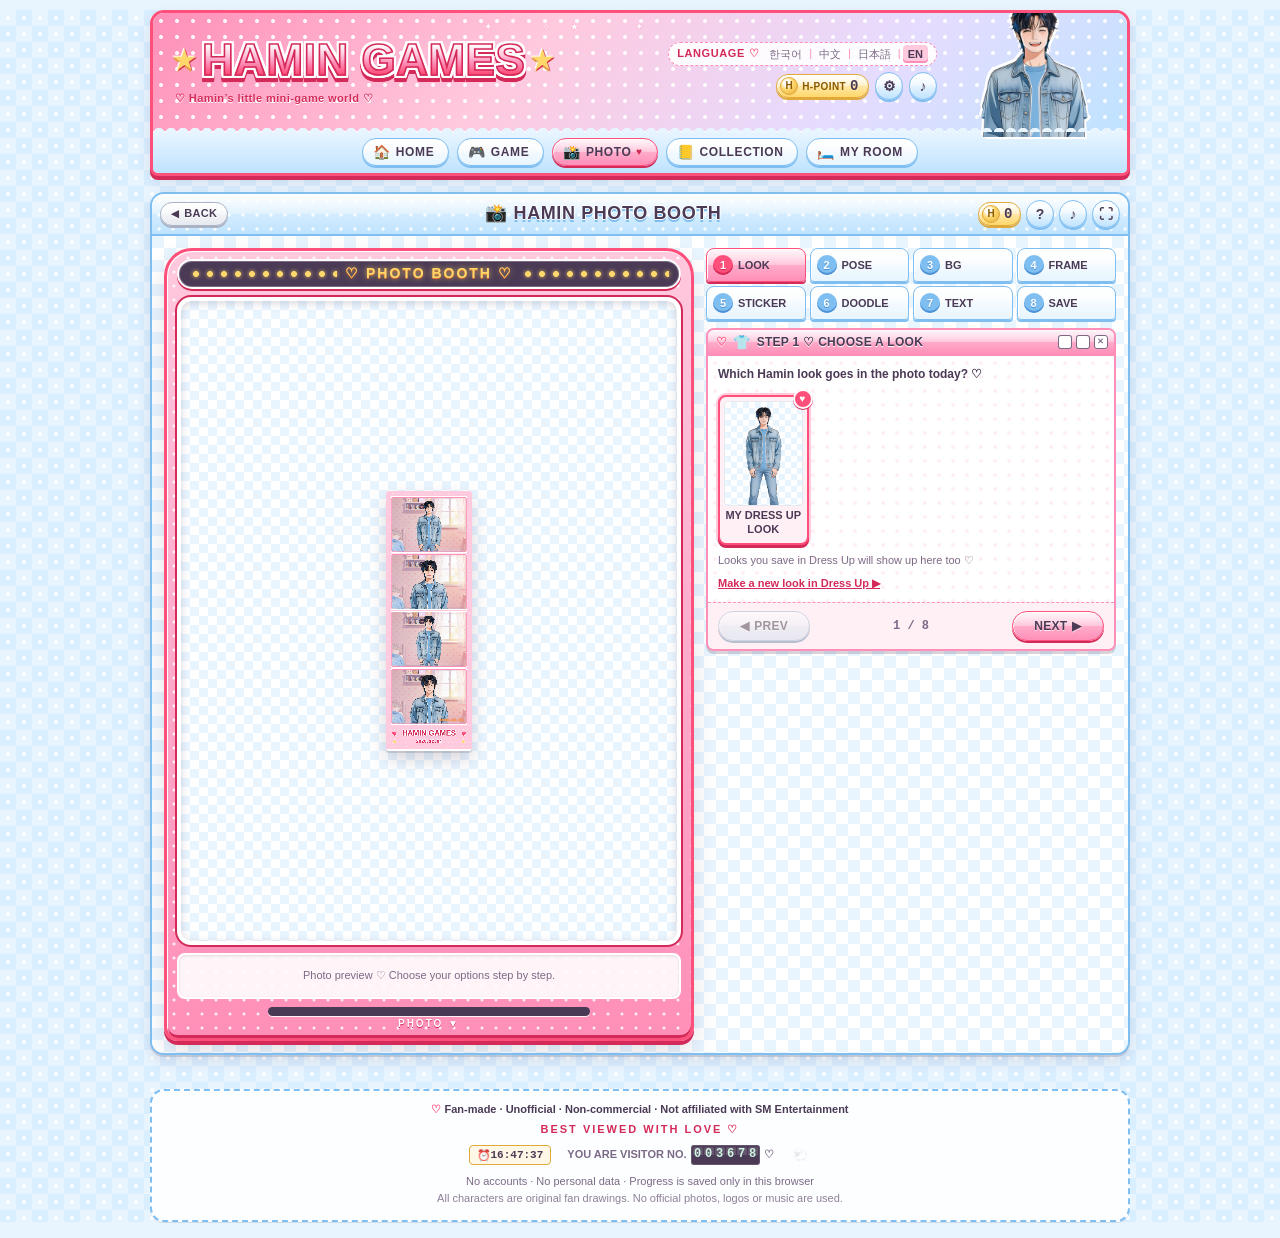
<file: photo-booth.html>
<!doctype html>
<html lang="en">
<head>
  <meta charset="utf-8">
  <meta name="viewport" content="width=device-width, initial-scale=1, viewport-fit=cover">
  <title>HAMIN PHOTO BOOTH ♡ HAMIN GAMES</title>
  <meta name="description" content="Fan-made retro Hamin mini-game portal (unofficial, non-commercial)">
  <meta name="theme-color" content="#ffc9de">
  <link rel="icon" href="assets/ui/favicon.png">
  <link rel="stylesheet" href="css/reset.css">
  <link rel="stylesheet" href="css/base.css">
  <link rel="stylesheet" href="css/games.css">
  <link rel="stylesheet" href="css/photo-booth.css">
  <link rel="stylesheet" href="css/responsive.css">
</head>
<body data-page="photo-booth" data-bgm="dressup">
  <div id="hg-header"></div>

  <main id="hg-main" class="hg-wrap pb">
    <section class="hg-gameshell pb-shell" id="game">
      <div class="hg-gameshell__stage pb-stage">
        <div class="pb-layout">

          <!-- ═══ The booth: marquee sign, screen (canvas), tools, print slot ═══ -->
          <div class="pb-booth">
            <div class="pb-booth__sign" aria-hidden="true">
              <span class="pb-bulbs"></span>
              <b class="pb-booth__name" data-i18n="photo.sign">♡ PHOTO BOOTH ♡</b>
              <span class="pb-bulbs"></span>
            </div>

            <div class="pb-screen">
              <div class="pb-fit" id="pb-fit">
                <canvas class="pb-canvas" id="pb-canvas" role="application" tabindex="-1"
                        aria-describedby="pb-canvas-help" data-i18n-attr="aria-roledescription:photo.canvas.role"></canvas>
                <p class="hg-sr-only" id="pb-canvas-help" data-i18n="photo.canvas.help">Photo editor.</p>
                <span class="pb-loading" id="pb-loading" hidden><span data-i18n="common.loading">LOADING…</span></span>
                <div class="pb-count" id="pb-count" hidden aria-hidden="true"></div>
                <div class="pb-flash" id="pb-flash" aria-hidden="true"></div>
                <div class="pb-print" id="pb-print" hidden>
                  <div class="pb-print__box hg-window">
                    <div class="hg-window__title"><span class="hg-window__label" data-i18n="photo.save.printingTitle">PRINT.exe</span></div>
                    <div class="pb-print__body">
                      <p class="pb-print__text"><span class="pb-print__icon" aria-hidden="true">🖨️</span> <span data-i18n="photo.save.printing">PRINTING…</span></p>
                      <div class="pb-print__bar" aria-hidden="true"><span class="pb-print__fill" id="pb-print-fill"></span></div>
                      <p class="pb-print__pct" id="pb-print-pct" aria-hidden="true">0%</p>
                    </div>
                  </div>
                </div>
              </div>
            </div>

            <div class="pb-tools" id="pb-tools" role="toolbar" data-i18n-attr="aria-label:photo.tools.label"></div>
            <div class="pb-slot" aria-hidden="true"><span class="pb-slot__mouth"></span><span class="pb-slot__label" data-i18n="photo.slot">PHOTO ▼</span></div>
          </div>

          <!-- ═══ Steps + panel ═══ -->
          <div class="pb-side">
            <div class="pb-steps" id="pb-steps" role="tablist" data-i18n-attr="aria-label:photo.steps"></div>
            <section class="hg-window hg-window--pink pb-panel" id="pb-panel" role="tabpanel">
              <div class="hg-window__title">
                <span class="pb-panel__icon" id="pb-panel-icon" aria-hidden="true">👕</span>
                <h2 class="hg-window__label" id="pb-panel-title">STEP 1</h2>
              </div>
              <div class="pb-panel__body" id="pb-panel-body"></div>
              <div class="pb-panel__nav">
                <button type="button" class="hg-btn hg-btn--blue pb-nav-btn" id="pb-prev">
                  <span aria-hidden="true">◀</span> <span data-i18n="photo.nav.prev">PREV</span>
                </button>
                <span class="pb-panel__pos" id="pb-pos">1 / 8</span>
                <button type="button" class="hg-btn hg-btn--pink pb-nav-btn" id="pb-next">
                  <span id="pb-next-label">NEXT</span> <span aria-hidden="true">▶</span>
                </button>
              </div>
            </section>
          </div>

        </div>
      </div>
    </section>
  </main>

  <div id="hg-footer"></div>

  <script src="data/translations.js"></script>
  <script src="data/translations-items.js"></script>
  <script src="data/translations-wardrobe.js"></script>
  <script src="data/translations-photo-booth.js"></script>
  <script src="data/catalog.js"></script>
  <script src="data/games.js"></script>
  <script src="data/wardrobe.js"></script>
  <script src="data/stickers.js"></script>
  <script src="data/room-items.js"></script>
  <script src="data/collectibles.js"></script>
  <script src="data/achievements.js"></script>
  <script src="data/unlock-rules.js"></script>
  <script src="js/save.js"></script>
  <script src="js/i18n.js"></script>
  <script src="js/audio.js"></script>
  <script src="js/unlocks.js"></script>
  <script src="js/main.js"></script>
  <script src="js/look.js"></script>
  <script src="js/photo-booth.js"></script>
</body>
</html>
</file>
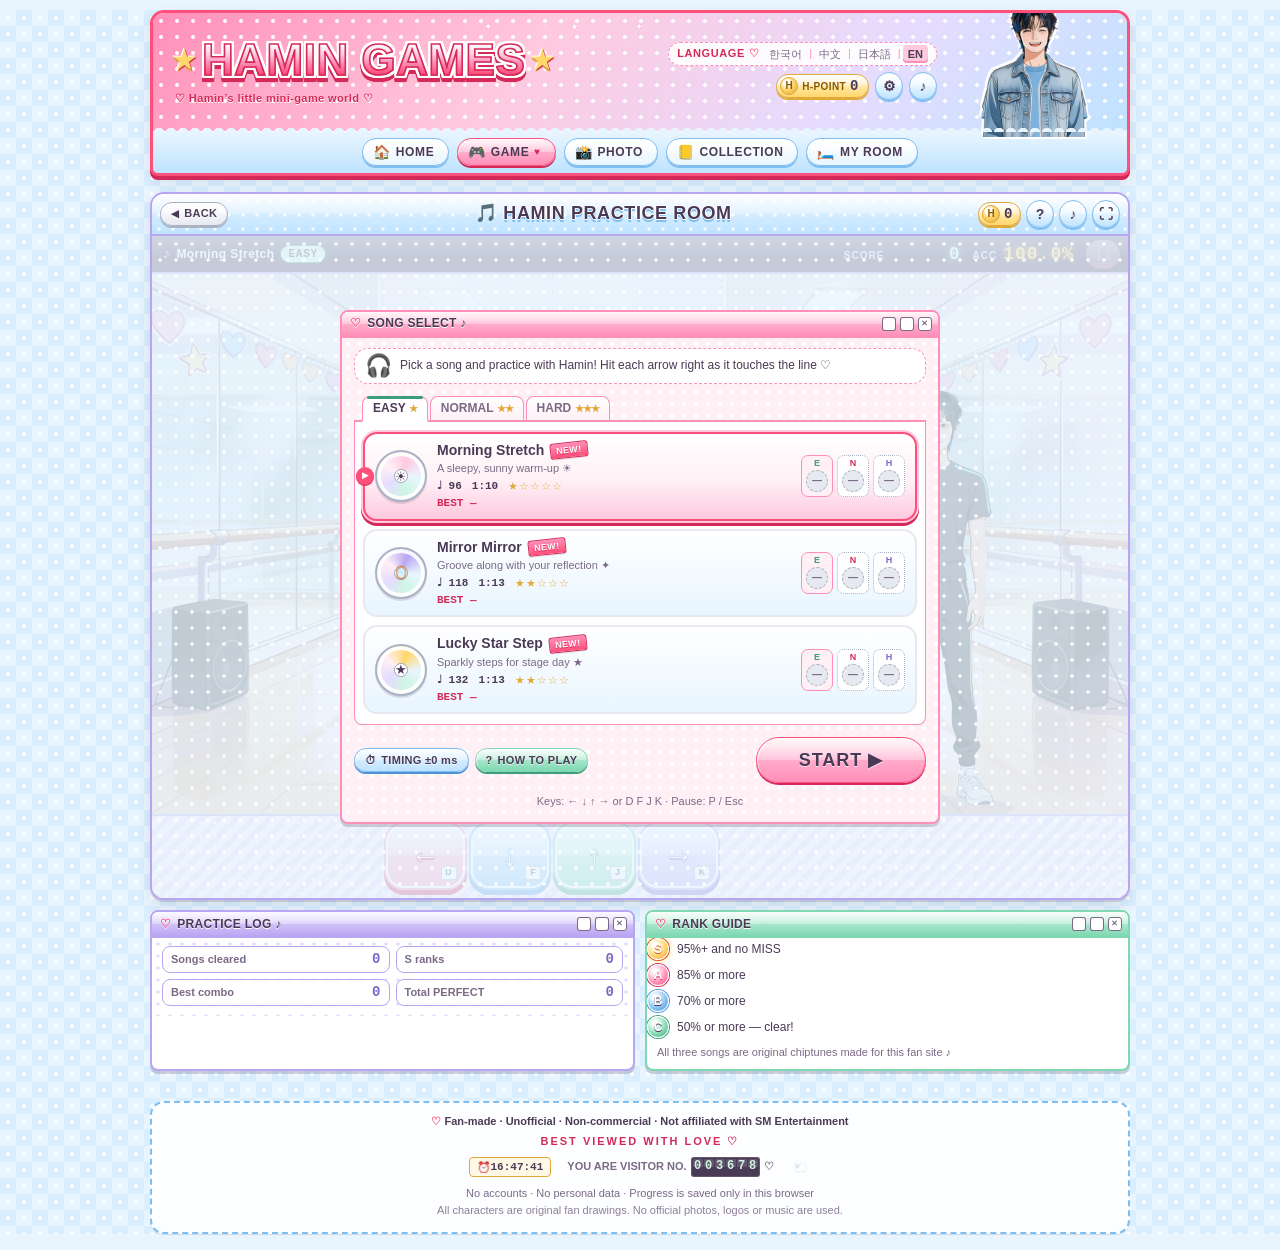
<file: practice-room.html>
<!doctype html>
<html lang="en">
<head>
  <meta charset="utf-8">
  <meta name="viewport" content="width=device-width, initial-scale=1, viewport-fit=cover">
  <title>HAMIN PRACTICE ROOM ♡ HAMIN GAMES</title>
  <meta name="description" content="Fan-made retro Hamin mini-game portal (unofficial, non-commercial)">
  <meta name="theme-color" content="#ffc9de">
  <link rel="icon" href="assets/ui/favicon.png">
  <link rel="stylesheet" href="css/reset.css">
  <link rel="stylesheet" href="css/base.css">
  <link rel="stylesheet" href="css/games.css">
  <link rel="stylesheet" href="css/practice-room.css">
  <link rel="stylesheet" href="css/responsive.css">
</head>
<body data-page="practice-room">
  <div id="hg-header"></div>

  <main id="hg-main" class="hg-wrap pr">

    <!-- ═══ Game shell: LCD status strip · canvas lanes + Hamin · lane buttons · overlays ═══ -->
    <section class="hg-gameshell pr-shell" id="game">
      <div class="hg-gameshell__stage pr-stage">

        <div class="pr-lcd" id="pr-lcd">
          <p class="pr-lcd__song">
            <span class="pr-lcd__note" aria-hidden="true">♪</span>
            <span class="pr-lcd__label hg-sr-only" data-i18n="practice.hud.song">NOW PLAYING</span>
            <b class="pr-lcd__title" id="pr-lcd-title">—</b>
            <span class="pr-lcd__diff" id="pr-lcd-diff"></span>
          </p>
          <p class="pr-lcd__cell">
            <span class="pr-lcd__label" data-i18n="practice.hud.score">SCORE</span>
            <b class="pr-lcd__num" id="pr-score">0</b>
          </p>
          <p class="pr-lcd__cell pr-lcd__cell--acc">
            <span class="pr-lcd__label" data-i18n="practice.hud.acc">ACC</span>
            <b class="pr-lcd__num" id="pr-acc">100.0%</b>
          </p>
          <button type="button" class="pr-lcd__pause" id="pr-pause-btn" disabled
                  data-i18n-attr="aria-label:practice.hud.pause;title:practice.hud.pause"><span aria-hidden="true">❚❚</span></button>
        </div>

        <div class="pr-field" id="pr-field" tabindex="-1">
          <canvas class="pr-canvas hg-stage-canvas" id="pr-canvas" role="img"
                  data-i18n-attr="aria-label:practice.canvas">♪</canvas>
          <div class="hg-countdown pr-count" id="pr-count" aria-hidden="true"></div>
        </div>

        <div class="pr-pads">
          <div class="pr-pads__row" id="pr-pads-row" role="group" data-i18n-attr="aria-label:practice.lane.group">
            <button type="button" class="pr-pad pr-pad--0" data-lane="0" data-i18n-attr="aria-label:practice.lane.left">
              <span class="pr-pad__arrow" aria-hidden="true">←</span><span class="pr-pad__key" aria-hidden="true">D</span></button>
            <button type="button" class="pr-pad pr-pad--1" data-lane="1" data-i18n-attr="aria-label:practice.lane.down">
              <span class="pr-pad__arrow" aria-hidden="true">↓</span><span class="pr-pad__key" aria-hidden="true">F</span></button>
            <button type="button" class="pr-pad pr-pad--2" data-lane="2" data-i18n-attr="aria-label:practice.lane.up">
              <span class="pr-pad__arrow" aria-hidden="true">↑</span><span class="pr-pad__key" aria-hidden="true">J</span></button>
            <button type="button" class="pr-pad pr-pad--3" data-lane="3" data-i18n-attr="aria-label:practice.lane.right">
              <span class="pr-pad__arrow" aria-hidden="true">→</span><span class="pr-pad__key" aria-hidden="true">K</span></button>
          </div>
        </div>

        <!-- Song select -->
        <div class="hg-overlay pr-overlay pr-menu" id="pr-menu">
          <section class="hg-window hg-window--pink pr-menu__win" aria-labelledby="pr-menu-title">
            <div class="hg-window__title"><h2 class="hg-window__label" id="pr-menu-title" data-i18n="practice.menu.title">SONG SELECT ♪</h2></div>
            <div class="pr-menu__body">
              <p class="pr-menu__hello">
                <span class="pr-menu__bubble" aria-hidden="true">🎧</span>
                <span data-i18n="practice.menu.hello">Pick a song and practice with Hamin!</span>
              </p>
              <div class="hg-tabs pr-diffs" id="pr-diffs" role="tablist" data-i18n-attr="aria-label:practice.menu.diffLabel">
                <button type="button" class="hg-tab pr-diff pr-diff--easy" role="tab" data-diff="easy" aria-controls="pr-songs">
                  <span data-i18n="practice.diff.easy">EASY</span> <span class="pr-diff__stars" aria-hidden="true">★</span></button>
                <button type="button" class="hg-tab pr-diff pr-diff--normal" role="tab" data-diff="normal" aria-controls="pr-songs">
                  <span data-i18n="practice.diff.normal">NORMAL</span> <span class="pr-diff__stars" aria-hidden="true">★★</span></button>
                <button type="button" class="hg-tab pr-diff pr-diff--hard" role="tab" data-diff="hard" aria-controls="pr-songs">
                  <span data-i18n="practice.diff.hard">HARD</span> <span class="pr-diff__stars" aria-hidden="true">★★★</span></button>
              </div>
              <div class="pr-songs" id="pr-songs" role="radiogroup" data-i18n-attr="aria-label:practice.menu.songs"></div>
              <div class="pr-menu__foot">
                <div class="pr-menu__tools">
                  <button type="button" class="hg-btn hg-btn--small hg-btn--blue" id="pr-timing" data-sfx="click">
                    <span aria-hidden="true">⏱</span> <span id="pr-timing-label">TIMING ±0 ms</span></button>
                  <button type="button" class="hg-btn hg-btn--small hg-btn--mint" id="pr-howto" data-sfx="click">
                    <span aria-hidden="true">?</span> <span data-i18n="practice.menu.howTo">HOW TO PLAY</span></button>
                </div>
                <button type="button" class="hg-btn hg-btn--pink hg-btn--big pr-menu__start" id="pr-start" data-sfx="click"
                        data-i18n="practice.menu.start">START ▶</button>
              </div>
              <p class="pr-menu__keys">
                <span class="pr-keys pr-keys--kbd" data-i18n="practice.menu.keys">Keys: ← ↓ ↑ → or D F J K · Pause: P / Esc</span>
                <span class="pr-keys pr-keys--touch" data-i18n="practice.menu.keysTouch">Tap the big buttons when an arrow reaches the line!</span>
              </p>
            </div>
          </section>
        </div>

        <!-- Pause -->
        <div class="hg-overlay hg-overlay--dim pr-overlay" id="pr-pause" hidden>
          <section class="hg-window hg-window--lavender hg-pause pr-pause" aria-labelledby="pr-pause-title">
            <div class="hg-window__title"><h2 class="hg-window__label" id="pr-pause-title" data-i18n="practice.pause.title">PAUSED</h2></div>
            <p class="hg-pause__title" aria-hidden="true">❚❚</p>
            <div class="hg-pause__actions">
              <button type="button" class="hg-btn hg-btn--pink hg-btn--big" id="pr-resume" data-sfx="click" data-i18n="practice.pause.resume">RESUME ▶</button>
              <button type="button" class="hg-btn hg-btn--blue" id="pr-restart" data-sfx="click" data-i18n="practice.pause.restart">RESTART</button>
              <button type="button" class="hg-btn" id="pr-quit" data-sfx="click" data-i18n="practice.pause.quit">SONG SELECT</button>
            </div>
            <p class="pr-pause__hint" data-i18n="practice.pause.hint">P / Esc: resume</p>
          </section>
        </div>

        <!-- Results (filled by js/practice-room.js) -->
        <div class="hg-overlay pr-overlay pr-results" id="pr-result" hidden></div>
      </div>
    </section>

    <!-- ═══ Little side windows: practice log + rank guide ═══ -->
    <div class="pr-info">
      <section class="hg-window hg-window--lavender pr-log-win" aria-labelledby="pr-log-title">
        <div class="hg-window__title"><h2 class="hg-window__label" id="pr-log-title" data-i18n="practice.log.title">PRACTICE LOG ♪</h2></div>
        <dl class="pr-log" id="pr-log"></dl>
      </section>
      <section class="hg-window hg-window--mint pr-guide" aria-labelledby="pr-guide-title">
        <div class="hg-window__title"><h2 class="hg-window__label" id="pr-guide-title" data-i18n="practice.guide.title">RANK GUIDE</h2></div>
        <ul class="pr-guide__list">
          <li><b class="pr-rank pr-rank--S" aria-hidden="true">S</b> <span data-i18n="practice.guide.s">95%+ and no MISS</span></li>
          <li><b class="pr-rank pr-rank--A" aria-hidden="true">A</b> <span data-i18n="practice.guide.a">85%+</span></li>
          <li><b class="pr-rank pr-rank--B" aria-hidden="true">B</b> <span data-i18n="practice.guide.b">70%+</span></li>
          <li><b class="pr-rank pr-rank--C" aria-hidden="true">C</b> <span data-i18n="practice.guide.c">50%+ (clear!)</span></li>
        </ul>
        <p class="pr-guide__music" data-i18n="practice.guide.music">All songs are original chiptunes ♪</p>
      </section>
    </div>
  </main>

  <div id="hg-footer"></div>

  <script src="data/translations.js"></script>
  <script src="data/translations-items.js"></script>
  <script src="data/translations-wardrobe.js"></script>
  <script src="data/translations-practice-room.js"></script>
  <script src="data/catalog.js"></script>
  <script src="data/games.js"></script>
  <script src="data/wardrobe.js"></script>
  <script src="data/stickers.js"></script>
  <script src="data/room-items.js"></script>
  <script src="data/collectibles.js"></script>
  <script src="data/achievements.js"></script>
  <script src="data/unlock-rules.js"></script>
  <script src="data/songs.js"></script>
  <script src="js/save.js"></script>
  <script src="js/i18n.js"></script>
  <script src="js/audio.js"></script>
  <script src="js/unlocks.js"></script>
  <script src="js/main.js"></script>
  <script src="js/practice-room.js"></script>
</body>
</html>
</file>
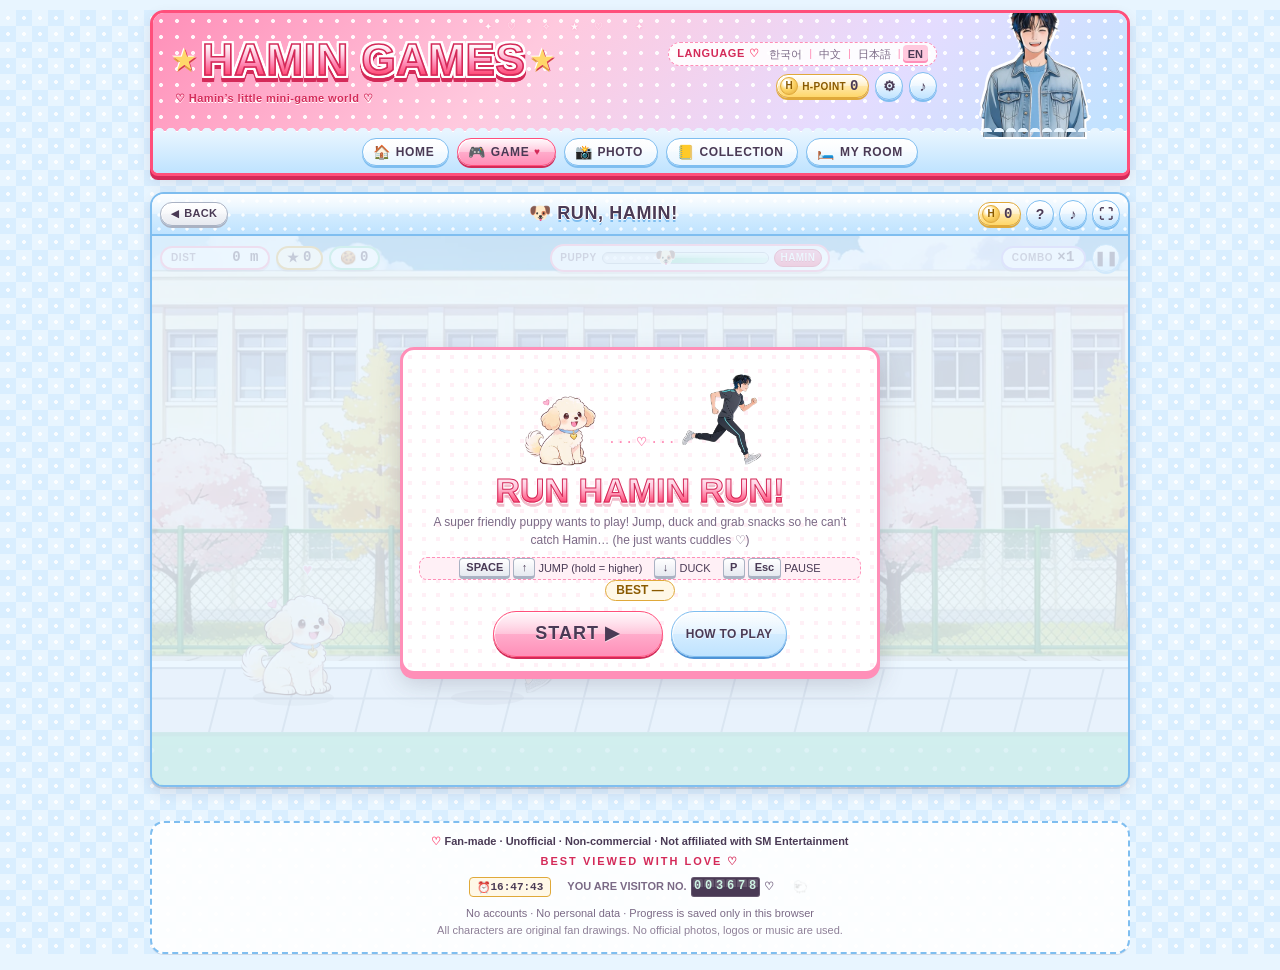
<file: run-hamin.html>
<!doctype html>
<html lang="en">
<head>
  <meta charset="utf-8">
  <meta name="viewport" content="width=device-width, initial-scale=1, viewport-fit=cover">
  <title>RUN, HAMIN! ♡ HAMIN GAMES ★</title>
  <meta name="description" content="Fan-made retro Hamin mini-game portal (unofficial, non-commercial)">
  <meta name="theme-color" content="#ffc9de">
  <link rel="icon" href="assets/ui/favicon.png">
  <link rel="stylesheet" href="css/reset.css">
  <link rel="stylesheet" href="css/base.css">
  <link rel="stylesheet" href="css/games.css">
  <link rel="stylesheet" href="css/run-hamin.css">
  <link rel="stylesheet" href="css/responsive.css">
</head>
<body data-page="run-hamin">
  <div id="hg-header"></div>

  <main id="hg-main" class="hg-wrap rh">
    <section id="game" class="rh-game">
      <div class="hg-gameshell__stage rh-stage" id="rh-stage">

        <!-- ═══ HUD (overlays the canvas on desktop, becomes a strip on phones) ═══ -->
        <div class="hg-hud rh-hud" id="rh-hud">
          <div class="hg-hud__group rh-hud__stats">
            <span class="hg-pill hg-pill--pink rh-pill rh-pill--dist">
              <span class="hg-pill__label" data-i18n="run.hud.distance">DIST</span>
              <span class="hg-pill__value" id="rh-dist">0 m</span>
            </span>
            <span class="hg-pill hg-pill--gold rh-pill" data-i18n-attr="title:run.hud.stars">
              <span class="rh-pill__icon" aria-hidden="true">★</span>
              <span class="hg-sr-only" data-i18n="run.hud.stars">STARS</span>
              <span class="hg-pill__value" id="rh-stars">0</span>
            </span>
            <span class="hg-pill hg-pill--mint rh-pill" data-i18n-attr="title:run.hud.snacks">
              <span class="rh-pill__icon" aria-hidden="true">🍪</span>
              <span class="hg-sr-only" data-i18n="run.hud.snacks">SNACKS</span>
              <span class="hg-pill__value" id="rh-snacks">0</span>
            </span>
          </div>

          <div class="rh-gap" id="rh-gap" role="meter" aria-valuemin="0" aria-valuemax="100" aria-valuenow="60"
               data-i18n-attr="aria-label:run.hud.gapLabel;title:run.hud.gapLabel">
            <span class="rh-gap__label" aria-hidden="true" data-i18n="run.hud.puppy">PUPPY</span>
            <span class="rh-gap__track" aria-hidden="true">
              <span class="rh-gap__fill"></span>
              <span class="rh-gap__pup">🐶</span>
            </span>
            <span class="rh-gap__ham" aria-hidden="true" data-i18n="run.hud.hamin">HAMIN</span>
          </div>

          <div class="hg-hud__group rh-hud__right">
            <span class="hg-pill hg-pill--lavender rh-pill rh-combo" id="rh-combo-pill">
              <span class="hg-pill__label" data-i18n="shell.combo">COMBO</span>
              <span class="hg-pill__value" id="rh-combo">×1</span>
            </span>
            <button type="button" class="hg-iconbtn rh-pausebtn" id="rh-pause-btn" data-sfx="click"
                    data-i18n-attr="aria-label:shell.pause;title:shell.pause">
              <span class="hg-iconbtn__glyph" aria-hidden="true">❚❚</span>
            </button>
          </div>
        </div>

        <!-- ═══ Canvas frame (16:9) ═══ -->
        <div class="rh-frame" id="rh-frame">
          <canvas class="hg-stage-canvas rh-canvas" id="rh-canvas" width="960" height="540" tabindex="0" role="application"
                  aria-describedby="rh-sr-controls" data-i18n-attr="aria-label:run.canvasLabel"></canvas>
          <p class="hg-sr-only" id="rh-sr-controls" data-i18n="run.srControls">Space or Up: jump. Down: duck. P: pause.</p>
          <div class="rh-pows" id="rh-pows" aria-hidden="true"></div>
          <div class="rh-alerts" id="rh-alerts" aria-hidden="true"></div>
          <div class="rh-banner" id="rh-banner" aria-hidden="true" hidden>
            <span class="rh-banner__no" id="rh-banner-no"></span>
            <span class="rh-banner__name" id="rh-banner-name"></span>
          </div>
        </div>

        <!-- ═══ Touch deck (touch devices / phones) ═══ -->
        <div class="rh-deck" id="rh-deck">
          <button type="button" class="hg-touch-btn hg-touch-btn--mint hg-touch-btn--wide rh-deck__btn rh-deck__btn--duck" id="rh-btn-duck"
                  data-i18n-attr="aria-label:run.touch.duckLabel">
            <span class="hg-touch-btn__icon" aria-hidden="true">▼</span>
            <span class="rh-deck__label" data-i18n="run.touch.duck" aria-hidden="true">DUCK</span>
          </button>
          <button type="button" class="hg-touch-btn hg-touch-btn--pink hg-touch-btn--wide rh-deck__btn rh-deck__btn--jump" id="rh-btn-jump"
                  data-i18n-attr="aria-label:run.touch.jumpLabel">
            <span class="hg-touch-btn__icon" aria-hidden="true">▲</span>
            <span class="rh-deck__label" data-i18n="run.touch.jump" aria-hidden="true">JUMP</span>
          </button>
        </div>

        <!-- ═══ Start screen ═══ -->
        <div class="hg-overlay rh-overlay rh-overlay--start" id="rh-start" hidden>
          <div class="hg-start rh-start" role="group" aria-labelledby="rh-start-title">
            <div class="rh-start__art" id="rh-start-art" aria-hidden="true">
              <span class="rh-start__pup" id="rh-start-dog"></span>
              <span class="rh-start__dots">· · · ♡ · · ·</span>
              <span class="rh-start__ham" id="rh-start-ham"></span>
            </div>
            <h2 class="hg-start__title rh-start__title" id="rh-start-title" data-i18n="run.start.title">RUN HAMIN RUN!</h2>
            <p class="hg-start__desc rh-start__desc" data-i18n="run.start.desc">A super friendly puppy wants to play!</p>
            <ul class="rh-keys" aria-label="controls" data-i18n-attr="aria-label:shell.controls">
              <li class="rh-keys__item rh-keys__item--kbd">
                <span class="hg-key">SPACE</span><span class="hg-key">↑</span>
                <span data-i18n="run.start.jump">JUMP (hold = higher)</span>
              </li>
              <li class="rh-keys__item rh-keys__item--kbd">
                <span class="hg-key">↓</span>
                <span data-i18n="run.start.duck">DUCK / SLIDE</span>
              </li>
              <li class="rh-keys__item rh-keys__item--kbd">
                <span class="hg-key">P</span><span class="hg-key">Esc</span>
                <span data-i18n="shell.pause">PAUSE</span>
              </li>
              <li class="rh-keys__item rh-keys__item--touch">
                <span class="rh-keys__glyph" aria-hidden="true">👆</span>
                <span data-i18n="run.start.touch">Tap = jump · Swipe down = duck</span>
              </li>
            </ul>
            <p class="rh-start__best" id="rh-start-best"></p>
            <div class="hg-start__actions">
              <button type="button" class="hg-btn hg-btn--pink hg-btn--big rh-start__go" id="rh-start-btn" data-i18n="run.start.button">START ▶</button>
              <button type="button" class="hg-btn hg-btn--blue" id="rh-help-btn" data-sfx="click" data-i18n="shell.tutorial">HOW TO PLAY</button>
            </div>
            <p class="rh-start__load" id="rh-start-load" aria-hidden="true"></p>
          </div>
        </div>

        <!-- ═══ Countdown ═══ -->
        <div class="hg-countdown rh-countdown" id="rh-countdown" aria-hidden="true" hidden></div>

        <!-- ═══ Pause ═══ -->
        <div class="hg-overlay hg-overlay--dim rh-overlay" id="rh-pause" hidden>
          <div class="hg-window hg-window--pink hg-pause rh-pause" role="dialog" aria-modal="false" aria-labelledby="rh-pause-title">
            <div class="hg-window__title"><h2 class="hg-window__label" id="rh-pause-title" data-i18n="shell.paused">PAUSED</h2></div>
            <p class="hg-pause__title rh-pause__big" aria-hidden="true">❚❚</p>
            <p class="rh-pause__hint" data-i18n="run.pause.hint">The puppy is waiting too ♡</p>
            <div class="hg-pause__actions">
              <button type="button" class="hg-btn hg-btn--pink hg-btn--big" id="rh-resume-btn" data-i18n="shell.resume">RESUME</button>
              <button type="button" class="hg-btn hg-btn--blue" id="rh-restart-btn" data-sfx="click" data-i18n="shell.restart">RESTART</button>
              <button type="button" class="hg-btn" id="rh-quit-btn" data-sfx="click" data-i18n="shell.quit">QUIT</button>
            </div>
          </div>
        </div>

        <!-- ═══ Result ═══ -->
        <div class="hg-overlay rh-overlay rh-overlay--result" id="rh-result" hidden>
          <div class="hg-result rh-result" role="dialog" aria-modal="false" aria-labelledby="rh-result-title" aria-describedby="rh-result-line">
            <div class="hg-result__head rh-result__head">
              <span class="rh-result__pup" aria-hidden="true" id="rh-result-pup"></span>
              <h2 class="hg-result__title rh-result__title" id="rh-result-title" data-i18n="run.over.title">GOTCHA! ♡</h2>
              <p class="rh-result__line" id="rh-result-line" data-i18n="run.over.line1">The puppy just wanted to play! ♡</p>
            </div>
            <p class="rh-result__recordwrap" id="rh-result-record" hidden>
              <span class="hg-result__record" data-i18n="shell.newRecord">NEW RECORD!</span>
            </p>
            <dl class="hg-result__rows rh-result__rows">
              <div class="hg-result__row rh-result__row--main">
                <dt class="hg-result__label" data-i18n="shell.distance">DISTANCE</dt>
                <dd class="hg-result__value" id="rh-r-dist">0 m</dd>
              </div>
              <div class="hg-result__row">
                <dt class="hg-result__label"><span aria-hidden="true">★ </span><span data-i18n="run.over.stars">STARS</span></dt>
                <dd class="hg-result__value" id="rh-r-stars">0</dd>
              </div>
              <div class="hg-result__row">
                <dt class="hg-result__label"><span aria-hidden="true">🍪 </span><span data-i18n="run.over.snacks">SNACKS</span></dt>
                <dd class="hg-result__value" id="rh-r-snacks">0</dd>
              </div>
              <div class="hg-result__row">
                <dt class="hg-result__label" data-i18n="run.over.stage">FARTHEST STAGE</dt>
                <dd class="hg-result__value rh-result__stage" id="rh-r-stage"></dd>
              </div>
              <div class="hg-result__row">
                <dt class="hg-result__label"><span aria-hidden="true">👑 </span><span data-i18n="shell.best">BEST</span></dt>
                <dd class="hg-result__value" id="rh-r-best">0 m</dd>
              </div>
            </dl>
            <p class="hg-result__earned" id="rh-r-earned"></p>
            <div class="rh-result__unlockbox" id="rh-r-unlockbox" hidden>
              <p class="rh-result__unlocktitle" data-i18n="shell.unlocked">UNLOCKED!</p>
              <div class="hg-result__unlocks" id="rh-r-unlocks"></div>
            </div>
            <div class="hg-result__actions">
              <button type="button" class="hg-btn hg-btn--pink hg-btn--big" id="rh-retry-btn" data-i18n="run.over.retry">RETRY ♡</button>
              <a class="hg-btn hg-btn--blue hg-btn--big" href="index.html" data-sfx="click" data-i18n="shell.back">BACK</a>
            </div>
          </div>
        </div>
      </div>
    </section>
    <p class="hg-rotate-hint rh-rotate" data-i18n="shell.rotate">Turn your phone sideways for a bigger screen!</p>
  </main>

  <div id="hg-footer"></div>

  <script src="data/translations.js"></script>
  <script src="data/translations-items.js"></script>
  <script src="data/translations-wardrobe.js"></script>
  <script src="data/translations-run-hamin.js"></script>
  <script src="data/catalog.js"></script>
  <script src="data/games.js"></script>
  <script src="data/wardrobe.js"></script>
  <script src="data/stickers.js"></script>
  <script src="data/room-items.js"></script>
  <script src="data/collectibles.js"></script>
  <script src="data/achievements.js"></script>
  <script src="data/unlock-rules.js"></script>
  <script src="js/save.js"></script>
  <script src="js/i18n.js"></script>
  <script src="js/audio.js"></script>
  <script src="js/unlocks.js"></script>
  <script src="js/main.js"></script>
  <script src="js/run-hamin.js"></script>
</body>
</html>
</file>
<file: css/base.css>
/* HAMIN GAMES — css/base.css
   Design tokens (docs/CONTRACT.md §4) + every shared component and the injected
   chrome (header, nav, footer, tab bar, popups, toast, modal, settings).
   Page CSS must use these tokens; new tokens are added here only.

   Contents
   1. Tokens            7. Badges / tabs / panel header / ticker
   2. Page + typography  8. Cards / grid / sticker button / locked / tooltip
   3. Header + nav       9. Popups / toast / modal / settings form
   4. Footer            10. Effects (sparkles, star shower)
   5. Tab bar (mobile)  11. Keyframes
   6. Window + buttons  12. Focus + reduced motion */

/* ═════════════ 1. Tokens ═════════════ */
:root {
  /* Contract palette */
  --c-powder: #bfe3ff; --c-powder-deep: #7fbef0; --c-sky: #e8f5ff;
  --c-pink: #ffc9de; --c-pink-deep: #ff8fb8; --c-blush: #fff0f6;
  --c-cream: #fff8e7; --c-lavender: #e5dcff; --c-lavender-deep: #b9a6f2;
  --c-mint: #cff5e4; --c-mint-deep: #7fd8b2; --c-cherry: #ff4f7b; --c-cherry-dark: #d42a59;
  --c-silver: #e6e9f0; --c-silver-deep: #aab2c3; --c-ink: #4a3a55; --c-ink-soft: #7b6a86;
  --c-white: #ffffff; --c-gold: #ffd76a; --c-focus: #3d7cff;

  /* Extra tokens (base.css only) */
  --c-gold-deep: #e0a93a;
  --c-gold-dark: #8a5a00;
  --c-orange: #ff9a4d;
  --c-orange-dark: #d9531f;
  --c-blue-deep: #4f93d6;
  --c-mint-dark: #3f9e7a;
  --c-lavender-dark: #7d67c9;
  --c-checker: #d9eeff;
  --c-glass: rgba(255, 255, 255, 0.9);
  --c-overlay: rgba(74, 58, 85, 0.42);
  --c-shade: rgba(74, 58, 85, 0.16);
  --c-shade-deep: rgba(74, 58, 85, 0.22);
  --c-sky-veil: rgba(232, 245, 255, 0.78);
  --c-white-dot: rgba(255, 255, 255, 0.85);
  --c-cherry-glow: rgba(212, 42, 89, 0.32);
  --c-gold-glow: rgba(255, 215, 106, 0.9);

  --bevel-light: inset 1px 1px 0 rgba(255, 255, 255, 0.95);
  --bevel-dark: inset -1px -1px 0 rgba(74, 58, 85, 0.16);
  --shadow-pop: 0 2px 0 rgba(74, 58, 85, 0.16), 0 6px 14px rgba(74, 58, 85, 0.12);
  --shadow-soft: 0 1px 0 rgba(74, 58, 85, 0.14);
  --gloss: linear-gradient(180deg, rgba(255, 255, 255, 0.85) 0%, rgba(255, 255, 255, 0.3) 49%, rgba(255, 255, 255, 0) 50%);

  --radius-s: 4px; --radius-m: 8px; --radius-l: 14px; --radius-pill: 999px;

  --font-ui: "Dotum", "돋움", "Gulim", "굴림", "Apple SD Gothic Neo", "Malgun Gothic",
             "PingFang SC", "Microsoft YaHei", "Hiragino Sans", "Meiryo", Tahoma, Verdana, sans-serif;
  --font-title: "Trebuchet MS", "Arial Rounded MT Bold", var(--font-ui);
  --font-digit: "Courier New", "Lucida Console", monospace;
  --fs-xs: 11px; --fs-s: 12px; --fs-m: 14px; --fs-l: 18px; --fs-xl: 26px;

  --wrap: 1000px;
  --gutter: 10px;
  --tap: 44px;
  --tabbar-h: 58px;

  /* popups + toast sit above modals so settings feedback is always visible */
  --z-header: 50; --z-tabbar: 400; --z-modal: 800; --z-popup: 850; --z-toast: 860; --z-fx: 900;

  color-scheme: light;
}

/* CJK text looks best in a font of its own script (Han glyphs differ per locale). */
html:lang(zh-Hans) {
  --font-ui: "PingFang SC", "Microsoft YaHei", "Noto Sans SC", "Hiragino Sans GB", "Apple SD Gothic Neo", Tahoma, Verdana, sans-serif;
}
html:lang(ja) {
  --font-ui: "Hiragino Sans", "Hiragino Kaku Gothic ProN", "Meiryo", "Yu Gothic", "MS PGothic", "Apple SD Gothic Neo", Tahoma, Verdana, sans-serif;
}

/* ═════════════ 2. Page + typography ═════════════ */
html {
  background-color: var(--c-sky);
  scroll-behavior: smooth;
}
body {
  min-height: 100vh;
  font: var(--fs-s)/1.55 var(--font-ui);
  color: var(--c-ink);
  background-color: var(--c-sky);
  /* checkerboard + tiny pink & white dots — classic Y2K homepage wallpaper */
  background-image:
    radial-gradient(circle, rgba(255, 143, 184, 0.55) 1.3px, transparent 2px),
    radial-gradient(circle, rgba(255, 255, 255, 0.95) 1.3px, transparent 2px),
    conic-gradient(var(--c-checker) 25%, transparent 0 50%, var(--c-checker) 0 75%, transparent 0);
  background-size: 32px 32px, 32px 32px, 32px 32px;
  background-position: 8px 8px, 24px 24px, 0 0;
  overflow-x: hidden;
}
@supports (overflow-x: clip) { body { overflow-x: clip; } }

::selection { background: var(--c-pink); color: var(--c-ink); }

h1, h2, h3, h4 { font-family: var(--font-title); line-height: 1.25; color: var(--c-ink); }
a { color: var(--c-cherry-dark); }
a:hover { color: var(--c-cherry); }
small { font-size: var(--fs-xs); }
strong, b { font-weight: bold; }

.hg-wrap {
  width: 100%;
  max-width: var(--wrap);
  margin-inline: auto;
  padding-inline: var(--gutter);
}
#hg-main { display: block; min-height: 50vh; padding-block: 10px; }

.hg-sr-only {
  position: absolute !important; width: 1px; height: 1px; padding: 0; margin: -1px;
  overflow: hidden; clip: rect(0 0 0 0); clip-path: inset(50%); white-space: nowrap; border: 0;
}

.hg-skip {
  position: absolute; left: 8px; top: -60px; z-index: calc(var(--z-modal) + 10);
  padding: 8px 12px; border-radius: var(--radius-m);
  background: var(--c-ink); color: var(--c-white); font-weight: bold; text-decoration: none;
}
.hg-skip:focus { top: 8px; color: var(--c-white); }

/* Scrollbars — pastel, as every 2006 blog had */
html { scrollbar-color: var(--c-pink-deep) var(--c-blush); }
::-webkit-scrollbar { width: 12px; height: 12px; }
::-webkit-scrollbar-track { background: var(--c-blush); }
::-webkit-scrollbar-thumb { background: var(--c-pink); border: 2px solid var(--c-blush); border-radius: 8px; }
::-webkit-scrollbar-thumb:hover { background: var(--c-pink-deep); }

/* ═════════════ 3. Header + nav ═════════════ */
#hg-header {
  position: relative;
  z-index: var(--z-header);
  max-width: var(--wrap);
  margin: 10px auto 0;
  padding-inline: var(--gutter);
}
.hg-header {
  position: relative;
  border: 2px solid var(--c-pink-deep);
  border-radius: var(--radius-l) var(--radius-l) var(--radius-m) var(--radius-m);
  background: var(--c-white);
  box-shadow: var(--shadow-pop);
  overflow: hidden;
}
.hg-header__banner {
  position: relative;
  display: flex;
  align-items: center;
  justify-content: space-between;
  gap: 12px;
  padding: 12px 14px 14px;
  background:
    radial-gradient(circle, rgba(255, 255, 255, 0.95) 1.5px, transparent 2.2px) 0 0 / 18px 18px,
    linear-gradient(180deg, var(--c-blush) 0%, var(--c-pink) 100%);
}
.hg-header__banner::before {  /* scattered twinkles */
  content: "✦  ♡    ✧   ★  ♡     ✦";
  position: absolute;
  left: 34%;
  top: 6px;
  white-space: pre;
  font-size: 10px;
  letter-spacing: 3px;
  color: var(--c-white);
  text-shadow: 0 0 2px var(--c-pink-deep);
  opacity: 0.9;
  pointer-events: none;
}
.hg-header__banner::after {  /* scalloped lace edge above the nav */
  content: "";
  position: absolute;
  left: 0; right: 0; bottom: -1px;
  height: 6px;
  background: radial-gradient(circle at 6px 7px, var(--c-sky) 5px, transparent 5.5px) 0 0 / 12px 7px repeat-x;
  pointer-events: none;
}
.hg-header__brand { position: relative; min-width: 0; }

.hg-logo {
  display: inline-flex;
  align-items: center;
  gap: 4px;
  padding: 2px 4px;
  border-radius: var(--radius-m);
  text-decoration: none;
  line-height: 1;
  white-space: nowrap;
  cursor: pointer;
}
.hg-logo__text {
  font: 900 34px/1.05 var(--font-title);
  letter-spacing: 0.5px;
  color: var(--c-cherry);
  background: linear-gradient(180deg, var(--c-white) 0%, var(--c-white) 16%, var(--c-pink) 38%, var(--c-pink-deep) 55%, var(--c-cherry) 78%, var(--c-cherry-dark) 100%);
  -webkit-background-clip: text;
  background-clip: text;
  -webkit-text-fill-color: transparent;
  -webkit-text-stroke: 1.2px var(--c-cherry-dark);
  filter:
    drop-shadow(1px 0 0 var(--c-white)) drop-shadow(-1px 0 0 var(--c-white))
    drop-shadow(0 1px 0 var(--c-white)) drop-shadow(0 -1px 0 var(--c-white))
    drop-shadow(0 3px 0 rgba(212, 42, 89, 0.35));
}
@supports not ((-webkit-background-clip: text) or (background-clip: text)) {
  .hg-logo__text { background: none; -webkit-text-fill-color: currentColor; }
}
.hg-logo__star {
  display: inline-block;
  font-size: 24px;
  color: var(--c-gold);
  text-shadow: 1px 1px 0 var(--c-cherry-dark), -1px -1px 0 var(--c-white), 0 2px 0 var(--c-gold-deep);
  animation: hg-twinkle 2.4s ease-in-out infinite;
}
.hg-logo__star--r { animation-delay: 1.2s; }
.hg-logo:hover .hg-logo__star { animation: hg-spin 0.9s ease-in-out; }
.hg-logo:active .hg-logo__text { filter: drop-shadow(0 1px 0 var(--c-white)) brightness(1.08); }

.hg-header__tagline {
  margin: 4px 0 0 8px;
  font-size: var(--fs-xs);
  font-weight: bold;
  letter-spacing: 0.4px;
  color: var(--c-cherry-dark);
  text-shadow: 0 1px 0 var(--c-white);
}

.hg-header__tools {
  position: relative;
  display: flex;
  flex-direction: column;
  align-items: flex-end;
  gap: 6px;
}
.hg-header__row { display: flex; align-items: center; gap: 6px; }

/* LANGUAGE ♡ 한국어 | 中文 | 日本語 | EN */
.hg-lang {
  display: inline-flex;
  align-items: center;
  flex-wrap: wrap;
  gap: 2px;
  padding: 2px 8px;
  border: 1px dashed var(--c-pink-deep);
  border-radius: var(--radius-pill);
  background: var(--c-glass);
  font-size: var(--fs-xs);
  line-height: 1.4;
}
.hg-lang__label {
  margin-right: 3px;
  font: bold var(--fs-xs)/1.4 var(--font-title);
  letter-spacing: 0.6px;
  color: var(--c-cherry-dark);
}
.hg-lang__heart { color: var(--c-cherry); }
.hg-lang__sep { color: var(--c-pink-deep); }
.hg-lang__btn {
  padding: 1px 5px;
  border-radius: var(--radius-s);
  color: var(--c-ink-soft);
  font-size: var(--fs-xs);
  line-height: 1.5;
}
.hg-lang__btn:hover { color: var(--c-cherry-dark); background: var(--c-blush); }
.hg-lang__btn[aria-pressed="true"] {
  color: var(--c-ink);
  font-weight: bold;
  background: var(--c-pink);
  box-shadow: inset 0 -2px 0 var(--c-pink-deep);
}

/* Round glossy icon buttons (⚙ ♪ ? ⛶) */
.hg-iconbtn {
  position: relative;
  display: inline-grid;
  place-items: center;
  flex: none;
  width: 28px;
  height: 28px;
  border-radius: 50%;
  border: 1px solid var(--c-powder-deep);
  background: var(--gloss), linear-gradient(180deg, var(--c-white) 0%, var(--c-sky) 45%, var(--c-powder) 100%);
  box-shadow: var(--bevel-light), 0 2px 0 var(--c-powder-deep);
  color: var(--c-ink);
  font: bold 14px/1 var(--font-ui);
  transition: transform 0.12s;
}
.hg-iconbtn:hover { transform: translateY(-1px) rotate(-8deg); border-color: var(--c-pink-deep); }
.hg-iconbtn:active { transform: translateY(1px); box-shadow: inset 0 1px 3px var(--c-shade); }
.hg-iconbtn__glyph { pointer-events: none; }
.hg-iconbtn.is-muted .hg-iconbtn__glyph { opacity: 0.45; }
.hg-iconbtn.is-muted::after {
  content: "";
  position: absolute;
  left: 18%; right: 18%; top: 50%;
  height: 2px;
  margin-top: -1px;
  border-radius: 2px;
  background: var(--c-cherry);
  transform: rotate(-40deg);
}
.hg-iconbtn[aria-pressed="true"].hg-iconbtn--fs { background: var(--gloss), linear-gradient(180deg, var(--c-pink), var(--c-pink-deep)); }

/* H-POINT badge */
.hg-hpoint {
  display: inline-flex;
  align-items: center;
  gap: 4px;
  padding: 2px 9px 2px 3px;
  border: 1px solid var(--c-gold-deep);
  border-radius: var(--radius-pill);
  background: var(--gloss), linear-gradient(180deg, var(--c-cream) 0%, var(--c-gold) 100%);
  box-shadow: var(--bevel-light), 0 2px 0 var(--c-gold-deep);
  color: var(--c-ink);
  font: bold var(--fs-xs)/1.3 var(--font-ui);
  text-decoration: none;
  white-space: nowrap;
}
.hg-hpoint::before {
  content: "H";
  display: inline-grid;
  place-items: center;
  width: 18px;
  height: 18px;
  border-radius: 50%;
  border: 1px solid var(--c-gold-deep);
  background: radial-gradient(circle at 35% 30%, var(--c-white) 0 18%, var(--c-gold) 45%, var(--c-gold-deep) 100%);
  color: var(--c-gold-dark);
  font: bold 10px/1 Verdana, var(--font-ui);
}
a.hg-hpoint:hover { color: var(--c-ink); filter: brightness(1.05); }
.hg-hpoint__label { letter-spacing: 0.4px; font-size: 10px; color: var(--c-gold-dark); }
.hg-hpoint__value { font: bold var(--fs-m)/1 var(--font-digit); letter-spacing: 0.5px; }
.hg-hpoint.is-bump { animation: hg-bump 0.55s ease-out; }
.hg-hpoint--mini { padding-right: 7px; }
.hg-hpoint--mini .hg-hpoint__label { display: none; }

/* Main nav — glossy bubble pills */
.hg-nav {
  padding: 6px 8px 7px;
  background: linear-gradient(180deg, var(--c-sky) 0%, var(--c-powder) 100%);
  border-top: 1px solid var(--c-white);
}
.hg-nav__list {
  display: flex;
  flex-wrap: wrap;
  justify-content: center;
  gap: 6px 8px;
}
.hg-nav__link {
  display: inline-flex;
  align-items: center;
  gap: 5px;
  min-height: 28px;
  padding: 4px 14px 4px 10px;
  border: 1px solid var(--c-powder-deep);
  border-radius: var(--radius-pill);
  background: var(--gloss), linear-gradient(180deg, var(--c-white) 0%, var(--c-sky) 100%);
  box-shadow: var(--bevel-light), 0 2px 0 var(--c-powder-deep);
  color: var(--c-ink);
  font: bold var(--fs-s)/1.2 var(--font-title);
  letter-spacing: 0.6px;
  text-decoration: none;
  transition: transform 0.12s, border-color 0.12s;
}
.hg-nav__link:hover {
  color: var(--c-ink);
  border-color: var(--c-pink-deep);
  background: var(--gloss), linear-gradient(180deg, var(--c-white) 0%, var(--c-blush) 100%);
  box-shadow: var(--bevel-light), 0 2px 0 var(--c-pink-deep);
  transform: translateY(-1px);
}
.hg-nav__link.is-current {
  border-color: var(--c-cherry);
  background: var(--gloss), linear-gradient(180deg, var(--c-pink) 0%, var(--c-pink-deep) 100%);
  box-shadow: var(--bevel-light), 0 2px 0 var(--c-cherry-dark);
}
.hg-nav__link.is-current::after { content: "♥"; font-size: 10px; color: var(--c-cherry-dark); }
.hg-nav__icon { font-size: 14px; line-height: 1; }

/* ═════════════ 4. Footer ═════════════ */
#hg-footer {
  max-width: var(--wrap);
  margin: 14px auto 16px;
  padding-inline: var(--gutter);
}
.hg-footer__box {
  padding: 10px 14px 12px;
  border: 2px dashed var(--c-powder-deep);
  border-radius: var(--radius-l);
  background: var(--c-glass);
  box-shadow: var(--shadow-soft);
  color: var(--c-ink-soft);
  font-size: var(--fs-xs);
  line-height: 1.6;
  text-align: center;
}
.hg-footer__disclaimer { color: var(--c-ink); font-weight: bold; }
.hg-footer__warn { color: var(--c-cherry); }
.hg-footer__love {
  margin-top: 2px;
  font: bold var(--fs-xs)/1.5 var(--font-title);
  letter-spacing: 2px;
  color: var(--c-cherry-dark);
}
.hg-footer__meta {
  display: flex;
  flex-wrap: wrap;
  align-items: center;
  justify-content: center;
  gap: 6px 12px;
  margin: 6px 0;
}
.hg-footer__note, .hg-footer__art { font-size: var(--fs-xs); }
.hg-footer__art { opacity: 0.85; }

.hg-clock {
  display: inline-flex;
  align-items: center;
  padding: 1px 7px;
  border: 1px solid var(--c-gold-deep);
  border-radius: var(--radius-s);
  background: var(--c-cream);
  color: var(--c-ink);
  font: bold var(--fs-xs)/1.5 var(--font-digit);
}
.hg-clock__icon { font-family: var(--font-ui); }

.hg-visitor {
  display: inline-flex;
  flex-wrap: wrap;
  align-items: center;
  justify-content: center;
  gap: 4px;
  padding: 2px 4px;
  border-radius: var(--radius-s);
  color: var(--c-ink-soft);
  font: bold var(--fs-xs)/1.4 var(--font-ui);
  cursor: default;
}
.hg-visitor__digits {
  display: inline-flex;
  gap: 1px;
  padding: 2px;
  border-radius: 3px;
  background: var(--c-ink);
  box-shadow: inset 0 0 0 1px rgba(255, 255, 255, 0.15), 0 1px 0 var(--c-white);
}
.hg-visitor__digit {
  min-width: 10px;
  padding: 0 1px;
  border-radius: 2px;
  background: linear-gradient(180deg, rgba(255, 255, 255, 0.14) 50%, transparent 50%);
  color: var(--c-mint);
  font: bold var(--fs-s)/1.3 var(--font-digit);
  text-align: center;
}
.hg-visitor--lucky { cursor: pointer; color: var(--c-cherry-dark); }
.hg-visitor--lucky .hg-visitor__digit { color: var(--c-gold); text-shadow: 0 0 4px var(--c-gold); }
.hg-visitor--lucky::after { content: "✨"; display: inline-block; animation: hg-twinkle 1.6s ease-in-out infinite; }
.hg-visitor--lucky:hover .hg-visitor__digits { box-shadow: 0 0 0 2px var(--c-gold), 0 0 10px var(--c-gold); }

.hg-hidden-sheep {
  display: inline-grid;
  place-items: center;
  min-width: 22px;
  min-height: 22px;
  padding: 2px;
  border-radius: var(--radius-s);
  font-size: 12px;
  line-height: 1;
  opacity: 0.22;
  filter: grayscale(0.5);
  transition: opacity 0.25s, filter 0.25s;
}
.hg-hidden-sheep:hover, .hg-hidden-sheep:focus-visible { opacity: 0.95; filter: none; }
.hg-hidden-sheep.is-hop { animation: hg-hop 0.55s ease-out; }

/* ═════════════ 5. Mobile tab bar (shown ≤720px by responsive.css) ═════════════ */
.hg-tabbar {
  display: none;
  position: fixed;
  left: 0; right: 0; bottom: 0;
  z-index: var(--z-tabbar);
  padding-bottom: env(safe-area-inset-bottom, 0px);
  border-top: 2px solid var(--c-pink-deep);
  background: var(--gloss), linear-gradient(180deg, var(--c-white) 0%, var(--c-sky) 100%);
  box-shadow: 0 -2px 10px rgba(74, 58, 85, 0.12);
}
.hg-tabbar__list {
  display: grid;
  grid-template-columns: repeat(5, minmax(0, 1fr));
  padding: 0 2px;
}
.hg-tabbar__link {
  display: flex;
  flex-direction: column;
  align-items: center;
  justify-content: center;
  gap: 2px;
  min-height: var(--tabbar-h);
  padding: 4px 1px;
  border-radius: 10px;
  color: var(--c-ink-soft);
  font: bold 10px/1.1 var(--font-ui);
  text-align: center;
  text-decoration: none;
}
.hg-tabbar__icon { font-size: 20px; line-height: 1; }
.hg-tabbar__label { max-width: 100%; overflow: hidden; text-overflow: ellipsis; white-space: nowrap; }
.hg-tabbar__link:hover { color: var(--c-ink); }
.hg-tabbar__link.is-current {
  color: var(--c-ink);
  background: linear-gradient(180deg, var(--c-blush) 0%, var(--c-pink) 100%);
  box-shadow: inset 0 -3px 0 var(--c-cherry);
}

/* ═════════════ 6. Window + buttons ═════════════ */
.hg-window {
  position: relative;
  border: 2px solid var(--c-powder-deep);
  border-radius: var(--radius-m);
  background: var(--c-white);
  box-shadow: var(--shadow-pop);
  overflow: hidden;
}
.hg-window__title {
  position: relative;
  display: flex;
  align-items: center;
  gap: 6px;
  min-height: 26px;
  padding: 3px 62px 3px 8px;
  border-bottom: 2px solid var(--c-powder-deep);
  background: var(--gloss), linear-gradient(180deg, var(--c-powder) 0%, var(--c-powder-deep) 100%);
  color: var(--c-ink);
  font: bold var(--fs-s)/1.25 var(--font-title);
  letter-spacing: 0.4px;
  text-shadow: 0 1px 0 rgba(255, 255, 255, 0.8);
}
.hg-window__title--closable { padding-right: 34px; }
/* decoration for plain title bars: ♡ on the left, three faux window buttons on the right */
.hg-window__title:not(.hg-window__title--closable)::before { content: "♡"; color: var(--c-cherry); }
.hg-window__title:not(.hg-window__title--closable)::after {
  content: "✕";
  position: absolute;
  right: 6px; top: 50%;
  width: 14px; height: 14px;
  margin-top: -7px;
  display: grid;
  place-items: center;
  border: 1px solid var(--c-ink-soft);
  border-radius: 3px;
  background: var(--c-white);
  color: var(--c-ink-soft);
  font: bold 8px/1 var(--font-ui);
  text-shadow: none;
  box-shadow:
    -18px 0 0 -1px var(--c-white), -18px 0 0 0 var(--c-ink-soft),
    -36px 0 0 -1px var(--c-white), -36px 0 0 0 var(--c-ink-soft);
}
.hg-window__deco { color: var(--c-cherry); }
.hg-window__label {
  flex: 1;
  min-width: 0;
  margin: 0;
  font: inherit;
  color: inherit;
  overflow: hidden;
  text-overflow: ellipsis;
  white-space: nowrap;
}
.hg-window__close {
  position: absolute;
  right: 4px; top: 50%;
  width: 22px; height: 22px;
  margin-top: -11px;
  display: grid;
  place-items: center;
  border: 1px solid var(--c-cherry-dark);
  border-radius: var(--radius-s);
  background: var(--gloss), linear-gradient(180deg, var(--c-pink-deep) 0%, var(--c-cherry) 100%);
  color: var(--c-white);
  font: bold 11px/1 var(--font-ui);
  text-shadow: 0 1px 0 rgba(0, 0, 0, 0.25);
}
button.hg-window__close:hover { filter: brightness(1.08); }
.hg-window__body { padding: 8px 10px; }

.hg-window--pink { border-color: var(--c-pink-deep); }
.hg-window--pink > .hg-window__title,
.hg-modal > .hg-window__title,
.hg-popup > .hg-window__title {
  border-bottom-color: var(--c-pink-deep);
  background: var(--gloss), linear-gradient(180deg, var(--c-pink) 0%, var(--c-pink-deep) 100%);
}
.hg-window--mint { border-color: var(--c-mint-deep); }
.hg-window--mint > .hg-window__title { border-bottom-color: var(--c-mint-deep); background: var(--gloss), linear-gradient(180deg, var(--c-mint) 0%, var(--c-mint-deep) 100%); }
.hg-window--lavender { border-color: var(--c-lavender-deep); }
.hg-window--lavender > .hg-window__title { border-bottom-color: var(--c-lavender-deep); background: var(--gloss), linear-gradient(180deg, var(--c-lavender) 0%, var(--c-lavender-deep) 100%); }
.hg-window--gold { border-color: var(--c-gold-deep); }
.hg-window--gold > .hg-window__title { border-bottom-color: var(--c-gold-deep); background: var(--gloss), linear-gradient(180deg, var(--c-cream) 0%, var(--c-gold) 100%); }

/* Bubbly glossy buttons */
.hg-btn {
  position: relative;
  display: inline-flex;
  align-items: center;
  justify-content: center;
  gap: 5px;
  min-height: 30px;
  padding: 5px 14px;
  border: 1px solid var(--c-silver-deep);
  border-radius: var(--radius-pill);
  background: var(--gloss), linear-gradient(180deg, var(--c-white) 0%, var(--c-silver) 100%);
  box-shadow: var(--bevel-light), 0 2px 0 var(--c-silver-deep);
  color: var(--c-ink);
  font: bold var(--fs-s)/1.2 var(--font-title);
  letter-spacing: 0.3px;
  text-align: center;
  text-decoration: none;
  text-shadow: 0 1px 0 rgba(255, 255, 255, 0.7);
  cursor: pointer;
  -webkit-user-select: none;
  user-select: none;
  touch-action: manipulation;
  transition: transform 0.1s, filter 0.1s, box-shadow 0.1s;
}
.hg-btn:hover { color: var(--c-ink); filter: brightness(1.04) saturate(1.1); transform: translateY(-1px); }
.hg-btn:active { transform: translateY(1px); box-shadow: inset 0 2px 3px var(--c-shade); }
.hg-btn:disabled, .hg-btn[aria-disabled="true"] { opacity: 0.5; filter: grayscale(0.6); transform: none; cursor: not-allowed; }
.hg-btn--pink {
  border-color: var(--c-cherry);
  background: var(--gloss), linear-gradient(180deg, var(--c-pink) 0%, var(--c-pink-deep) 100%);
  box-shadow: var(--bevel-light), 0 2px 0 var(--c-cherry-dark);
}
.hg-btn--blue {
  border-color: var(--c-powder-deep);
  background: var(--gloss), linear-gradient(180deg, var(--c-sky) 0%, var(--c-powder) 100%);
  box-shadow: var(--bevel-light), 0 2px 0 var(--c-blue-deep);
}
.hg-btn--mint {
  border-color: var(--c-mint-deep);
  background: var(--gloss), linear-gradient(180deg, var(--c-mint) 0%, var(--c-mint-deep) 100%);
  box-shadow: var(--bevel-light), 0 2px 0 var(--c-mint-dark);
}
.hg-btn--lavender {
  border-color: var(--c-lavender-deep);
  background: var(--gloss), linear-gradient(180deg, var(--c-lavender) 0%, var(--c-lavender-deep) 100%);
  box-shadow: var(--bevel-light), 0 2px 0 var(--c-lavender-dark);
}
.hg-btn--gold {
  border-color: var(--c-gold-deep);
  background: var(--gloss), linear-gradient(180deg, var(--c-cream) 0%, var(--c-gold) 100%);
  box-shadow: var(--bevel-light), 0 2px 0 var(--c-gold-deep);
}
.hg-btn--danger {
  border-color: var(--c-cherry-dark);
  background: var(--gloss), linear-gradient(180deg, var(--c-cherry) 0%, var(--c-cherry-dark) 100%);
  box-shadow: var(--bevel-light), 0 2px 0 var(--c-ink);
  color: var(--c-white);
  text-shadow: 0 1px 0 var(--c-cherry-dark), 0 -1px 0 var(--c-cherry-dark);
}
.hg-btn--danger:hover { color: var(--c-white); }
.hg-btn--big {
  min-height: 46px;
  padding: 8px 28px;
  font-size: var(--fs-l);
  letter-spacing: 1px;
}
.hg-btn--small { min-height: 24px; padding: 3px 10px; font-size: var(--fs-xs); }
.hg-btn--block { display: flex; width: 100%; }

/* ═════════════ 7. Badges / tabs / panel header / ticker ═════════════ */
.hg-badge {
  display: inline-block;
  padding: 1px 5px;
  border: 1px solid var(--c-cherry-dark);
  border-radius: 3px;
  background: linear-gradient(180deg, var(--c-pink-deep) 0%, var(--c-cherry) 100%);
  box-shadow: 0 1px 0 var(--c-shade);
  color: var(--c-white);
  font: bold 10px/1.35 Verdana, Tahoma, var(--font-ui);
  letter-spacing: 0.4px;
  text-shadow: 0 1px 0 var(--c-cherry-dark);
  vertical-align: middle;
  white-space: nowrap;
}
.hg-badge--new { transform: rotate(-6deg); animation: hg-blink 1.1s steps(1, end) infinite; }
.hg-badge--hot {
  border-color: var(--c-orange-dark);
  background: linear-gradient(180deg, var(--c-gold) 0%, var(--c-orange) 100%);
  text-shadow: 0 1px 0 var(--c-orange-dark), 1px 0 0 var(--c-orange-dark);
  transform: rotate(4deg);
}
.hg-badge--soon { border-color: var(--c-silver-deep); background: var(--c-silver); color: var(--c-ink-soft); text-shadow: none; }
.hg-badge--mint { border-color: var(--c-mint-dark); background: linear-gradient(180deg, var(--c-mint), var(--c-mint-deep)); color: var(--c-ink); text-shadow: 0 1px 0 var(--c-white); }
.hg-badge--lavender { border-color: var(--c-lavender-dark); background: linear-gradient(180deg, var(--c-lavender), var(--c-lavender-deep)); color: var(--c-ink); text-shadow: 0 1px 0 var(--c-white); }

.hg-tabs {
  position: relative;
  display: flex;
  flex-wrap: wrap;
  gap: 2px;
  margin: 0;
  padding: 0 6px;
  border-bottom: 2px solid var(--c-pink-deep);
}
.hg-tab {
  position: relative;
  top: 2px;
  min-height: 26px;
  padding: 4px 10px 3px;
  border: 1px solid var(--c-pink-deep);
  border-bottom: 2px solid var(--c-pink-deep);
  border-radius: 8px 8px 0 0;
  background: linear-gradient(180deg, var(--c-white) 0%, var(--c-blush) 100%);
  color: var(--c-ink-soft);
  font: bold var(--fs-xs)/1.3 var(--font-ui);
  white-space: nowrap;
  cursor: pointer;
}
.hg-tab:hover { color: var(--c-ink); background: linear-gradient(180deg, var(--c-blush) 0%, var(--c-pink) 100%); }
.hg-tab[aria-selected="true"], .hg-tab.is-active {
  z-index: 1;
  color: var(--c-ink);
  background: var(--c-white);
  border-bottom-color: var(--c-white);
}
.hg-tab[aria-selected="true"]::before, .hg-tab.is-active::before {
  content: "";
  position: absolute;
  left: 4px; right: 4px; top: -1px;
  height: 3px;
  border-radius: 3px;
  background: var(--c-cherry);
}

.hg-panel-header {
  display: flex;
  align-items: center;
  justify-content: space-between;
  gap: 8px;
  margin: 0;
  padding: 5px 10px;
  border: 1px solid var(--c-pink-deep);
  border-bottom-width: 2px;
  border-radius: var(--radius-m) var(--radius-m) 0 0;
  background: repeating-linear-gradient(-45deg, var(--c-pink) 0 6px, var(--c-blush) 6px 12px);
  color: var(--c-ink);
  font: bold var(--fs-s)/1.3 var(--font-title);
  letter-spacing: 0.6px;
  text-shadow: 0 1px 0 var(--c-white), 1px 0 0 var(--c-white), -1px 0 0 var(--c-white), 0 -1px 0 var(--c-white);
}
.hg-panel-header::before { content: "♥"; flex: none; color: var(--c-cherry); }
.hg-panel-header > :first-child { flex: 1; min-width: 0; }
.hg-panel-header h2, .hg-panel-header h3 { margin: 0; font: inherit; }
.hg-panel-header--blue { border-color: var(--c-powder-deep); background: repeating-linear-gradient(-45deg, var(--c-powder) 0 6px, var(--c-sky) 6px 12px); }
.hg-panel-header--blue::before { content: "★"; color: var(--c-blue-deep); }
.hg-panel-header--mint { border-color: var(--c-mint-deep); background: repeating-linear-gradient(-45deg, var(--c-mint) 0 6px, var(--c-white) 6px 12px); }
.hg-panel-header--mint::before { content: "✿"; color: var(--c-mint-dark); }
.hg-panel-header--lavender { border-color: var(--c-lavender-deep); background: repeating-linear-gradient(-45deg, var(--c-lavender) 0 6px, var(--c-white) 6px 12px); }
.hg-panel-header--lavender::before { content: "✦"; color: var(--c-lavender-dark); }
.hg-panel-header--gold { border-color: var(--c-gold-deep); background: repeating-linear-gradient(-45deg, var(--c-gold) 0 6px, var(--c-cream) 6px 12px); }
.hg-panel-header--gold::before { content: "♛"; color: var(--c-gold-dark); }
.hg-panel-header__more { flex: none; font-size: var(--fs-xs); font-weight: bold; text-decoration: none; }

/* Marquee ticker: <div class="hg-ticker"><span class="hg-ticker__label">NEWS</span>
   <div class="hg-ticker__viewport"><span class="hg-ticker__track">…</span></div></div> */
.hg-ticker {
  display: flex;
  align-items: center;
  gap: 6px;
  min-width: 0;
  padding: 2px 10px;
  border: 1px dashed var(--c-pink-deep);
  border-radius: var(--radius-pill);
  background: var(--c-cream);
  font-size: var(--fs-xs);
  line-height: 1.6;
  white-space: nowrap;
}
.hg-ticker__label { flex: none; font-weight: bold; color: var(--c-cherry-dark); }
.hg-ticker__viewport { flex: 1; min-width: 0; overflow: hidden; }
.hg-ticker__track {
  display: inline-block;
  padding-left: 100%;
  animation: hg-marquee 22s linear infinite;
}
.hg-ticker:hover .hg-ticker__track { animation-play-state: paused; }

/* ═════════════ 8. Cards / grid / sticker button / locked / tooltip ═════════════ */
.hg-grid {
  display: grid;
  grid-template-columns: repeat(auto-fill, minmax(var(--grid-min, 150px), 1fr));
  gap: var(--grid-gap, 10px);
}
.hg-grid--2 { grid-template-columns: repeat(2, minmax(0, 1fr)); }
.hg-grid--3 { grid-template-columns: repeat(3, minmax(0, 1fr)); }
.hg-grid--4 { grid-template-columns: repeat(4, minmax(0, 1fr)); }

.hg-card {
  position: relative;
  display: flex;
  flex-direction: column;
  gap: 4px;
  min-width: 0;
  padding: 6px 6px 8px;
  border: 2px solid var(--c-powder);
  border-radius: var(--radius-m);
  background: var(--c-white);
  box-shadow: 0 3px 0 var(--c-powder-deep);
  color: var(--c-ink);
  text-decoration: none;
  transition: transform 0.15s, box-shadow 0.15s, border-color 0.15s;
}
a.hg-card:hover, button.hg-card:hover, .hg-card--link:hover {
  color: var(--c-ink);
  border-color: var(--c-pink-deep);
  box-shadow: 0 6px 0 var(--c-pink-deep);
  transform: translateY(-3px) rotate(-0.6deg);
}
.hg-card__thumb {
  position: relative;
  display: grid;
  place-items: center;
  aspect-ratio: 16 / 10;
  overflow: hidden;
  border: 1px solid var(--c-silver);
  border-radius: var(--radius-s);
  background-color: var(--c-white);
  background-image: conic-gradient(var(--c-sky) 25%, transparent 0 50%, var(--c-sky) 0 75%, transparent 0);
  background-size: 16px 16px;
  font-size: 42px;
  line-height: 1;
}
.hg-card__thumb img { width: 100%; height: 100%; object-fit: cover; }
.hg-card__title { margin: 2px 0 0; font: bold var(--fs-s)/1.3 var(--font-title); color: var(--c-ink); }
.hg-card__desc { margin: 0; font-size: var(--fs-xs); line-height: 1.45; color: var(--c-ink-soft); }
.hg-card__meta { display: flex; align-items: center; justify-content: space-between; gap: 6px; margin-top: auto; font-size: var(--fs-xs); }
.hg-card__badges { position: absolute; top: -8px; left: -6px; z-index: 2; display: flex; gap: 3px; }
.hg-card--soon { border-style: dashed; opacity: 0.85; }
.hg-card--soon .hg-card__thumb { filter: grayscale(0.7); }

.hg-sticker-btn {
  position: relative;
  display: inline-grid;
  place-items: center;
  width: 52px;
  height: 52px;
  padding: 4px;
  border: 2px solid var(--c-silver);
  border-radius: 12px;
  background: var(--c-white);
  box-shadow: 0 2px 0 var(--c-silver-deep);
  font-size: 26px;
  line-height: 1;
  transition: transform 0.12s, border-color 0.12s;
}
.hg-sticker-btn img { width: 100%; height: 100%; object-fit: contain; filter: drop-shadow(0 1px 0 var(--c-white)); }
.hg-sticker-btn:hover { transform: rotate(-6deg) scale(1.08); border-color: var(--c-pink-deep); }
.hg-sticker-btn[aria-pressed="true"], .hg-sticker-btn.is-selected {
  border-color: var(--c-cherry);
  background: var(--c-blush);
  box-shadow: 0 2px 0 var(--c-cherry-dark), 0 0 0 2px var(--c-pink);
}

.hg-locked { position: relative; }
.hg-locked img, .hg-locked .hg-item-icon { filter: grayscale(1) brightness(0.7) contrast(0.8); opacity: 0.55; }
.hg-locked::after {
  content: "🔒";
  position: absolute;
  right: 2px; bottom: 2px;
  z-index: 2;
  display: grid;
  place-items: center;
  width: 20px; height: 20px;
  border-radius: 50%;
  background: var(--c-white);
  box-shadow: 0 1px 0 var(--c-shade);
  font-size: 11px;
  line-height: 1;
}

.hg-item-icon { display: block; width: 100%; height: 100%; object-fit: contain; }
.hg-item-icon.is-fallback { object-fit: contain; }

.hg-pixel-border {
  margin: 4px;
  border: 0 !important;
  border-radius: 0 !important;
  box-shadow:
    -4px 0 0 0 var(--c-ink), 4px 0 0 0 var(--c-ink),
    0 -4px 0 0 var(--c-ink), 0 4px 0 0 var(--c-ink);
}

.hg-dots-bg {
  background-color: var(--c-blush);
  background-image:
    radial-gradient(var(--c-pink) 22%, transparent 24%),
    radial-gradient(var(--c-pink) 22%, transparent 24%);
  background-size: 16px 16px;
  background-position: 0 0, 8px 8px;
}
.hg-checker-bg {
  background-color: var(--c-white);
  background-image: conic-gradient(var(--c-sky) 25%, transparent 0 50%, var(--c-sky) 0 75%, transparent 0);
  background-size: 16px 16px;
}

.hg-tooltip {
  position: absolute;
  z-index: 60;
  max-width: 240px;
  padding: 4px 8px;
  border: 1px solid var(--c-ink-soft);
  border-radius: var(--radius-s);
  background: var(--c-cream);
  box-shadow: 2px 2px 0 var(--c-shade);
  color: var(--c-ink);
  font-size: var(--fs-xs);
  line-height: 1.45;
  pointer-events: none;
}
.hg-tooltip::after {
  content: "";
  position: absolute;
  left: 12px; bottom: -5px;
  width: 8px; height: 8px;
  border-right: 1px solid var(--c-ink-soft);
  border-bottom: 1px solid var(--c-ink-soft);
  background: var(--c-cream);
  transform: rotate(45deg);
}
/* CSS-only tooltip: <button data-tip="…"> (text should come from HG.t) */
:where([data-tip]) { position: relative; }   /* zero specificity: page positioning always wins */
[data-tip]:hover::after, [data-tip]:focus-visible::after {
  content: attr(data-tip);
  position: absolute;
  left: 50%; bottom: calc(100% + 6px);
  z-index: 60;
  width: max-content;
  max-width: 220px;
  padding: 4px 8px;
  border: 1px solid var(--c-ink-soft);
  border-radius: var(--radius-s);
  background: var(--c-cream);
  box-shadow: 2px 2px 0 var(--c-shade);
  color: var(--c-ink);
  font: normal var(--fs-xs)/1.4 var(--font-ui);
  letter-spacing: 0;
  text-align: left;
  text-shadow: none;
  white-space: normal;
  transform: translateX(-50%);
  pointer-events: none;
}

/* ═════════════ 9. Popups / toast / modal / settings ═════════════ */
.hg-popups {
  position: fixed;
  right: 12px; bottom: 12px;
  z-index: var(--z-popup);
  display: flex;
  flex-direction: column;
  gap: 8px;
  width: 280px;
  max-width: calc(100vw - 24px);
  pointer-events: none;
}
.hg-popup {
  border-color: var(--c-pink-deep);
  cursor: pointer;
  pointer-events: auto;
  animation: hg-pop-in 0.42s cubic-bezier(0.2, 1.5, 0.4, 1) both;
}
.hg-popup.is-leaving { animation: hg-pop-out 0.22s ease-in forwards; }
.hg-popup__body {
  display: flex;
  align-items: center;
  gap: 10px;
  padding: 8px 10px;
  background-color: var(--c-white);
  background-image: radial-gradient(var(--c-blush) 20%, transparent 22%);
  background-size: 12px 12px;
}
.hg-popup__icon {
  flex: none;
  display: grid;
  place-items: center;
  width: 50px; height: 50px;
  overflow: hidden;
  border: 1px solid var(--c-pink);
  border-radius: var(--radius-m);
  background: var(--c-blush);
  font-size: 28px;
  line-height: 1;
}
.hg-popup__icon img { width: 100%; height: 100%; object-fit: contain; }
.hg-popup__text {
  margin: 0;
  min-width: 0;
  font-size: var(--fs-s);
  font-weight: bold;
  line-height: 1.45;
  white-space: pre-line;
  overflow-wrap: anywhere;
}
.hg-popup--achievement, .hg-popup--record, .hg-popup--hpoint { border-color: var(--c-gold-deep); }
.hg-popup--achievement > .hg-window__title,
.hg-popup--record > .hg-window__title,
.hg-popup--hpoint > .hg-window__title {
  border-bottom-color: var(--c-gold-deep);
  background: var(--gloss), linear-gradient(180deg, var(--c-cream) 0%, var(--c-gold) 100%);
}
.hg-popup--achievement .hg-popup__icon, .hg-popup--record .hg-popup__icon, .hg-popup--hpoint .hg-popup__icon { border-color: var(--c-gold); background: var(--c-cream); }
.hg-popup--secret, .hg-popup--memory { border-color: var(--c-lavender-deep); }
.hg-popup--secret > .hg-window__title,
.hg-popup--memory > .hg-window__title {
  border-bottom-color: var(--c-lavender-deep);
  background: var(--gloss), linear-gradient(180deg, var(--c-lavender) 0%, var(--c-lavender-deep) 100%);
}
.hg-popup--secret .hg-popup__icon, .hg-popup--memory .hg-popup__icon { border-color: var(--c-lavender-deep); background: var(--c-lavender); }

.hg-toast {
  position: fixed;
  left: 50%; bottom: 18px;
  z-index: var(--z-toast);
  max-width: min(92vw, 520px);
  padding: 8px 16px;
  border: 2px solid var(--c-white);
  border-radius: var(--radius-l);
  background: var(--c-ink);
  box-shadow: 0 0 0 1px var(--c-ink), 0 4px 12px rgba(74, 58, 85, 0.3);
  color: var(--c-white);
  font: bold var(--fs-s)/1.45 var(--font-ui);
  text-align: center;
  opacity: 0;
  transform: translate(-50%, 16px);
  pointer-events: none;
  transition: opacity 0.2s, transform 0.2s;
}
.hg-toast:empty { display: none; }
.hg-toast::before { content: "♡ "; color: var(--c-pink); }
.hg-toast.is-on { opacity: 1; transform: translate(-50%, 0); }

html.hg-modal-open, html.hg-modal-open body { overflow: hidden; }
.hg-modal-backdrop {
  position: fixed;
  inset: 0;
  z-index: var(--z-modal);
  display: flex;
  align-items: center;
  justify-content: center;
  padding: 16px;
  overflow-y: auto;
  background-color: var(--c-overlay);
  background-image: radial-gradient(rgba(255, 255, 255, 0.2) 1.5px, transparent 2px);
  background-size: 14px 14px;
  animation: hg-fade-in 0.18s ease both;
}
.hg-modal {
  display: flex;
  flex-direction: column;
  width: 100%;
  max-width: 460px;
  max-height: calc(100vh - 32px);
  max-height: calc(100dvh - 32px);
  border-color: var(--c-pink-deep);
  outline: none;
  animation: hg-modal-in 0.3s cubic-bezier(0.2, 1.3, 0.4, 1) both;
}
.hg-modal .hg-window__label { white-space: normal; font-size: var(--fs-m); }
.hg-modal__body {
  flex: 1 1 auto;
  min-height: 0;
  padding: 12px 14px;
  overflow-y: auto;
  overscroll-behavior: contain;
  font-size: var(--fs-s);
  line-height: 1.6;
}
.hg-modal__p { margin: 0 0 8px; }
.hg-modal__p:last-child { margin-bottom: 0; }
.hg-modal__foot {
  display: flex;
  flex-wrap: wrap;
  justify-content: flex-end;
  gap: 8px;
  padding: 8px 12px;
  border-top: 1px dashed var(--c-pink-deep);
  background: var(--c-blush);
}
.hg-modal--confirm { max-width: 380px; }
.hg-modal--settings { max-width: 520px; }
.hg-modal--help .hg-modal__body { white-space: normal; }

/* Settings form */
.hg-settings { display: grid; gap: 10px; }
.hg-settings__group {
  padding: 8px 10px 10px;
  border: 1px solid var(--c-powder);
  border-radius: var(--radius-m);
  background: var(--c-sky);
}
.hg-settings__legend {
  padding: 1px 8px;
  border: 1px solid var(--c-powder-deep);
  border-radius: var(--radius-pill);
  background: var(--c-white);
  font: bold var(--fs-s)/1.4 var(--font-title);
  color: var(--c-ink);
}
.hg-settings__row { display: flex; align-items: center; gap: 8px; margin-top: 6px; }
.hg-settings__row--range { display: grid; grid-template-columns: minmax(80px, 30%) 1fr 44px; }
.hg-settings__label { font-weight: bold; }
.hg-settings__sub { margin: 4px 0; font-weight: bold; }
.hg-settings__hint { margin: 4px 0 0; font-size: var(--fs-xs); color: var(--c-ink-soft); }
.hg-settings__buttons { display: flex; flex-wrap: wrap; gap: 8px; margin-top: 8px; }

.hg-seg { position: relative; display: flex; flex-wrap: wrap; gap: 4px; margin-top: 4px; }
.hg-seg__input { position: absolute; width: 1px; height: 1px; margin: 0; opacity: 0; pointer-events: none; }
.hg-seg__btn {
  display: inline-flex;
  align-items: center;
  justify-content: center;
  min-height: 28px;
  padding: 3px 12px;
  border: 1px solid var(--c-powder-deep);
  border-radius: var(--radius-pill);
  background: var(--gloss), linear-gradient(180deg, var(--c-white), var(--c-sky));
  box-shadow: 0 2px 0 var(--c-powder-deep);
  font-weight: bold;
  cursor: pointer;
  -webkit-user-select: none;
  user-select: none;
}
.hg-seg__btn:hover { border-color: var(--c-pink-deep); }
.hg-seg__input:checked + .hg-seg__btn {
  border-color: var(--c-cherry);
  background: var(--gloss), linear-gradient(180deg, var(--c-pink), var(--c-pink-deep));
  box-shadow: 0 2px 0 var(--c-cherry-dark);
}
.hg-seg__input:checked + .hg-seg__btn::before { content: "♥ "; color: var(--c-cherry-dark); white-space: pre; }
.hg-seg__input:focus-visible + .hg-seg__btn { outline: 3px solid var(--c-focus); outline-offset: 2px; }

.hg-range { width: 100%; height: 24px; margin: 0; background: transparent; cursor: pointer; -webkit-appearance: none; appearance: none; }
.hg-range::-webkit-slider-runnable-track {
  height: 8px;
  border: 1px solid var(--c-pink-deep);
  border-radius: var(--radius-pill);
  background: linear-gradient(90deg, var(--c-blush), var(--c-pink-deep));
  box-shadow: inset 0 1px 2px var(--c-shade);
}
.hg-range::-webkit-slider-thumb {
  width: 20px; height: 20px;
  margin-top: -7px;
  border: 2px solid var(--c-white);
  border-radius: 50%;
  background: radial-gradient(circle at 35% 30%, var(--c-white) 0 22%, var(--c-cherry) 70%);
  box-shadow: 0 1px 3px rgba(74, 58, 85, 0.35);
  -webkit-appearance: none;
  appearance: none;
}
.hg-range::-moz-range-track {
  height: 8px;
  border: 1px solid var(--c-pink-deep);
  border-radius: var(--radius-pill);
  background: linear-gradient(90deg, var(--c-blush), var(--c-pink-deep));
}
.hg-range::-moz-range-thumb {
  width: 18px; height: 18px;
  border: 2px solid var(--c-white);
  border-radius: 50%;
  background: radial-gradient(circle at 35% 30%, var(--c-white) 0 22%, var(--c-cherry) 70%);
  box-shadow: 0 1px 3px rgba(74, 58, 85, 0.35);
}
.hg-range:focus-visible { outline: 3px solid var(--c-focus); outline-offset: 2px; border-radius: var(--radius-pill); }
.hg-range__out { font: bold var(--fs-s)/1 var(--font-digit); text-align: right; }

.hg-check { display: flex; align-items: center; gap: 8px; }
.hg-check__input {
  display: grid;
  place-items: center;
  flex: none;
  width: 20px; height: 20px;
  margin: 0;
  border: 2px solid var(--c-pink-deep);
  border-radius: 6px;
  background: var(--c-white);
  cursor: pointer;
  -webkit-appearance: none;
  appearance: none;
}
.hg-check__input::after { content: "♥"; color: var(--c-cherry); font-size: 13px; line-height: 1; transform: scale(0); transition: transform 0.15s; }
.hg-check__input:checked { background: var(--c-blush); }
.hg-check__input:checked::after { transform: scale(1); }
.hg-check__label { font-weight: bold; cursor: pointer; }

/* ═════════════ 10. Effects ═════════════ */
.hg-fx-layer, .hg-starfall {
  position: fixed;
  inset: 0;
  z-index: var(--z-fx);
  overflow: hidden;
  pointer-events: none;
}
.hg-spark {
  position: absolute;
  left: 0; top: 0;
  font-size: 13px;
  line-height: 1;
  text-shadow: 0 0 3px var(--c-white);
  -webkit-user-select: none;
  user-select: none;
  will-change: transform, opacity;
}
.hg-spark--trail { font-size: 11px; opacity: 0; }
.hg-spark--c0 { color: var(--c-pink-deep); }
.hg-spark--c1 { color: var(--c-gold-deep); }
.hg-spark--c2 { color: var(--c-powder-deep); }
.hg-spark--c3 { color: var(--c-lavender-deep); }

.hg-starfall__star {
  position: absolute;
  top: -48px;
  line-height: 1;
  text-shadow: 0 0 6px var(--c-white), 0 1px 0 var(--c-gold-deep);
  animation-name: hg-fall;
  animation-timing-function: linear;
  animation-fill-mode: both;
}
.hg-starfall__star--c0 { color: var(--c-gold); }
.hg-starfall__star--c1 { color: var(--c-pink-deep); }
.hg-starfall__star--c2 { color: var(--c-powder-deep); }
.hg-starfall__star--c3 { color: var(--c-lavender-deep); }

/* ═════════════ 11. Keyframes ═════════════ */
@keyframes hg-blink { 50% { opacity: 0.25; } }
@keyframes hg-marquee { from { transform: translateX(0); } to { transform: translateX(-100%); } }
@keyframes hg-twinkle { 0%, 100% { transform: scale(1) rotate(0); opacity: 1; } 50% { transform: scale(0.8) rotate(18deg); opacity: 0.75; } }
@keyframes hg-spin { from { transform: rotate(0); } to { transform: rotate(360deg); } }
@keyframes hg-bump { 0% { transform: scale(1); } 35% { transform: scale(1.18) rotate(-3deg); } 70% { transform: scale(0.96); } 100% { transform: scale(1); } }
@keyframes hg-hop { 0%, 100% { transform: translateY(0); } 40% { transform: translateY(-8px) rotate(-10deg); } 70% { transform: translateY(0) rotate(6deg); } }
@keyframes hg-pop-in { from { opacity: 0; transform: translateY(18px) scale(0.88); } to { opacity: 1; transform: none; } }
@keyframes hg-pop-out { to { opacity: 0; transform: translateY(10px) scale(0.92); } }
@keyframes hg-fade-in { from { opacity: 0; } to { opacity: 1; } }
@keyframes hg-modal-in { from { opacity: 0; transform: translateY(14px) scale(0.94); } to { opacity: 1; transform: none; } }
@keyframes hg-fall { from { transform: translateY(0) rotate(0); } to { transform: translateY(calc(100vh + 96px)) rotate(540deg); } }
@keyframes hg-float { 0%, 100% { transform: translateY(0); } 50% { transform: translateY(-6px); } }
@keyframes hg-wiggle { 0%, 100% { transform: rotate(0); } 25% { transform: rotate(-6deg); } 75% { transform: rotate(6deg); } }

/* ═════════════ 12. Focus + reduced motion ═════════════ */
:focus-visible { outline: 3px solid var(--c-focus); outline-offset: 2px; }
:focus:not(:focus-visible) { outline: none; }
.hg-card:focus-visible, .hg-popup:focus-visible { outline-offset: 3px; }
.hg-modal:focus-visible { outline: none; }

html.hg-reduced-motion { scroll-behavior: auto; }
html.hg-reduced-motion *,
html.hg-reduced-motion *::before,
html.hg-reduced-motion *::after {
  animation-duration: 0.001ms !important;
  animation-delay: 0s !important;
  animation-iteration-count: 1 !important;
  transition-duration: 0.001ms !important;
  scroll-behavior: auto !important;
}
html.hg-reduced-motion .hg-ticker__track { display: inline; padding-left: 0; animation: none !important; transform: none !important; }
html.hg-reduced-motion .hg-ticker__viewport { text-overflow: ellipsis; }
html.hg-reduced-motion .hg-badge--new { animation: none !important; opacity: 1; }
html.hg-reduced-motion .hg-fx-layer,
html.hg-reduced-motion .hg-starfall { display: none !important; }
html.hg-reduced-motion .hg-card:hover,
html.hg-reduced-motion .hg-btn:hover,
html.hg-reduced-motion .hg-nav__link:hover,
html.hg-reduced-motion .hg-iconbtn:hover,
html.hg-reduced-motion .hg-sticker-btn:hover { transform: none; }

/* ═══════════ "Yahoo! Kids Korea" boost — louder, more saturated 2000s portal skin ═══════════ */
body {
  background:
    radial-gradient(circle, var(--c-white-dot) 1.6px, transparent 2.2px) 0 0 / 16px 16px,
    repeating-conic-gradient(var(--c-checker) 0 25%, var(--c-sky) 0 50%) 0 0 / 32px 32px;
}
.hg-header { border: 3px solid var(--c-cherry); box-shadow: 0 4px 0 var(--c-cherry-dark), var(--shadow-pop); }
.hg-header__banner {
  min-height: 118px;
  padding-right: 190px;
  background:
    radial-gradient(circle, rgba(255, 255, 255, 0.9) 1.6px, transparent 2.3px) 0 0 / 16px 16px,
    linear-gradient(135deg, var(--c-pink-deep) 0%, var(--c-pink) 38%, var(--c-lavender) 72%, var(--c-powder) 100%);
}
.hg-header__banner > .hg-header__tools { position: relative; z-index: 2; }
/* mascot bust peeking from the banner corner (decorative) */
.hg-header__banner .hg-header__brand::after {
  content: "";
  position: absolute;
  right: 18px; bottom: -6px;
  width: 150px; height: 150px;
  background: url("../assets/character/bust/hamin-big-smile.webp") center top / contain no-repeat;
  filter: drop-shadow(0 0 0 var(--c-white)) drop-shadow(2px 2px 0 var(--c-white)) drop-shadow(-2px -2px 0 var(--c-white));
  pointer-events: none;
}
.hg-header__brand { flex: 1 1 auto; position: static; }
.hg-header__brand > * { position: relative; }
.hg-logo__text {
  font-size: 44px;
  -webkit-text-stroke: 1.6px var(--c-cherry-dark);
  filter:
    drop-shadow(2px 0 0 var(--c-white)) drop-shadow(-2px 0 0 var(--c-white))
    drop-shadow(0 2px 0 var(--c-white)) drop-shadow(0 -2px 0 var(--c-white))
    drop-shadow(0 4px 0 var(--c-cherry-dark));
}
.hg-logo__star { font-size: 30px; }
.hg-header__tagline { font-weight: 700; color: var(--c-cherry-dark); text-shadow: 0 1px 0 var(--c-white); }
.hg-window { border-width: 2px; box-shadow: 0 3px 0 var(--c-shade-deep); }
.hg-window__title { font-weight: 900; letter-spacing: 0.3px; text-shadow: 0 1px 0 var(--c-white); }
@media (max-width: 1024px) {
  .hg-header__banner { padding-right: 14px; min-height: 0; }
  .hg-header__banner .hg-header__brand::after { display: none; }
}
@media (max-width: 720px) {
  .hg-logo__text { font-size: 30px; }
  .hg-logo__star { font-size: 20px; }
}
</file>
<file: css/portal.css>
/* HAMIN GAMES — css/portal.css  (index.html only; load after base.css, before responsive.css)
   A dense 2006-style Korean game portal: narrow left sidebar · main column · narrow
   right sidebar inside the fixed ~1000px wrap. Colors come from base.css tokens only.

   Contents
   1. Ticker              6. NEW GAME cards        11. Notice board
   2. 3-column layout     7. HOT GAME ranking      12. 88×31 banners, twinkles, divider
   3. Sidebar windows     8. ALL GAMES grid        13. Tablet ≤1024 / ≤900
   4. TODAY'S HAMIN       9. Status / collection   14. Mobile ≤720 (reordered, not shrunk)
   5. WEEKLY EVENT       10. Room preview          15. Small ≤380, touch, reduced motion

   Mobile order: TODAY → STATUS + COLLECTION (2-up) → EVENT → NEW → HOT → ALL GAMES →
   ROOM → ACHIEVEMENTS → NOTICES → BANNERS (the game menu duplicates ALL GAMES and hides). */

/* ═════════════ 1. UPDATE ticker ═════════════ */
.hp { padding-top: 10px; }

.hp-ticker {
  margin: 0 0 10px;
  padding: 2px 3px 2px 4px;
  border-style: solid;
  border-color: var(--c-pink-deep);
  background:
    radial-gradient(circle, var(--c-white-dot) 1px, transparent 1.6px) 0 0 / 10px 10px,
    var(--c-cream);
  box-shadow: var(--bevel-light), var(--shadow-soft);
}
.hp-ticker__label {
  padding: 1px 9px;
  border: 1px solid var(--c-cherry-dark);
  border-radius: var(--radius-pill);
  background: var(--gloss), linear-gradient(180deg, var(--c-pink-deep) 0%, var(--c-cherry) 100%);
  color: var(--c-white);
  font: bold 10px/1.5 Verdana, Tahoma, var(--font-ui);
  letter-spacing: 0.5px;
  text-shadow: 0 1px 0 var(--c-cherry-dark);
}
ul.hp-ticker__track { margin: 0; padding: 0 0 0 100%; list-style: none; }
.hp-ticker__item { display: inline; margin-right: 42px; color: var(--c-ink); font-weight: bold; }
.hp-ticker__heart { color: var(--c-cherry); }
.hp-ticker.is-paused .hp-ticker__track,
.hp-ticker:focus-within .hp-ticker__track { animation-play-state: paused; }
.hp-ticker__pause {
  flex: none;
  display: inline-grid;
  place-items: center;
  width: 22px;
  height: 22px;
  border: 1px solid var(--c-pink-deep);
  border-radius: 50%;
  background: var(--gloss), linear-gradient(180deg, var(--c-white), var(--c-blush));
  color: var(--c-cherry-dark);
  font: bold 8px/1 Verdana, var(--font-ui);
}
.hp-ticker__pause:hover { background: var(--gloss), linear-gradient(180deg, var(--c-blush), var(--c-pink)); }

/* ═════════════ 2. Layout ═════════════ */
.hp-layout {
  display: grid;
  grid-template-columns: 192px minmax(0, 1fr) 192px;
  gap: 10px;
  align-items: start;
}
.hp-col { display: flex; flex-direction: column; gap: 10px; min-width: 0; }
.hp-col--left { grid-column: 1; grid-row: 1; }
.hp-col--main { grid-column: 2; grid-row: 1; }
.hp-col--right { grid-column: 3; grid-row: 1; }

.hp-hero {
  display: grid;
  grid-template-columns: minmax(0, 1.05fr) minmax(0, 1fr);
  gap: 10px;
  align-items: stretch;
}

/* Section boxes of the main column (header strip + body) */
.hp-sec {
  border: 1px solid var(--c-pink-deep);
  border-radius: var(--radius-m);
  background: var(--c-white);
  box-shadow: var(--shadow-pop);
  scroll-margin-top: 12px;
}
.hp-sec:focus { outline: none; }
.hp-sec__head { border-width: 0 0 2px; border-radius: var(--radius-m) var(--radius-m) 0 0; }
.hp-sec__head h2 { display: flex; align-items: center; gap: 6px; }
.hp-sec__body { padding: 8px; }
.hp-hot { border-color: var(--c-gold-deep); }
.hp-all { border-color: var(--c-powder-deep); }
.hp-flame { color: var(--c-orange-dark); text-shadow: 0 0 4px var(--c-gold); }

/* ═════════════ 3. Sidebar windows ═════════════ */
.hp-side { display: flex; flex-direction: column; }
.hp-side > .hg-window__title { min-height: 24px; font-size: var(--fs-xs); letter-spacing: 0.6px; }
.hp-side__body {
  display: flex;
  flex: 1;
  flex-direction: column;
  gap: 6px;
  padding: 8px;
}
.hp-side__note {
  margin: 0;
  font-size: var(--fs-xs);
  line-height: 1.45;
  color: var(--c-ink-soft);
}
.hp-side__body > .hg-btn--block { margin-top: auto; }

/* ═════════════ 4. TODAY'S HAMIN ═════════════ */
.hp-today { display: flex; flex-direction: column; }
.hp-today__body {
  flex: 1;
  display: grid;
  grid-template-columns: 118px minmax(0, 1fr);
  gap: 10px;
  padding: 12px 10px 10px;
  background-color: var(--c-blush);
  background-image:
    radial-gradient(var(--c-pink) 20%, transparent 22%),
    radial-gradient(var(--c-white) 16%, transparent 18%);
  background-size: 14px 14px;
  background-position: 0 0, 7px 7px;
}
.hp-today__art { position: relative; align-self: start; }
.hp-today__stage {
  position: relative;
  display: block;
  width: 100%;
  aspect-ratio: 1;
  overflow: hidden;
  border: 2px solid var(--c-pink-deep);
  border-radius: 46% 46% var(--radius-l) var(--radius-l);
  background:
    radial-gradient(circle at 50% 42%, var(--c-white) 0 34%, transparent 62%),
    conic-gradient(var(--c-sky) 25%, var(--c-white) 0 50%, var(--c-sky) 0 75%, var(--c-white) 0) 0 0 / 16px 16px;
  box-shadow: var(--bevel-light), 0 3px 0 var(--c-pink-deep), 0 0 0 3px var(--c-white);
  cursor: pointer;
}
.hp-today__stage:hover { border-color: var(--c-cherry); }
.hp-today__stage:focus-visible { outline-offset: 4px; }
.hp-today__halo {
  position: absolute;
  inset: 0;
  pointer-events: none;
}
.hp-today__halo::before, .hp-today__halo::after {
  position: absolute;
  z-index: 2;
  font-size: 12px;
  line-height: 1;
  color: var(--c-gold-deep);
  text-shadow: 0 0 3px var(--c-white);
  animation: hg-twinkle 2.2s ease-in-out infinite;
}
.hp-today__halo::before { content: "✦"; left: 10%; top: 16%; }
.hp-today__halo::after { content: "♡"; right: 11%; top: 24%; color: var(--c-cherry); animation-delay: 1.1s; }
.hp-today__bob {
  position: absolute;
  inset: 4% 4% 0;
  display: block;
  animation: hg-float 3.2s ease-in-out infinite;
}
.hp-today__bob.is-hop { animation: hg-hop 0.55s ease-out; }
.hp-today__img { width: 100%; height: 100%; object-fit: contain; object-position: 50% 100%; }
.hp-today__img.is-fallback { padding: 16% 14% 20%; object-position: 50% 50%; }

.hp-today__badge {
  position: absolute;
  left: -9px;
  top: -9px;
  z-index: 3;
  display: grid;
  place-items: center;
  width: 42px;
  height: 42px;
  border: 2px solid var(--c-white);
  border-radius: 50%;
  background: var(--gloss), radial-gradient(circle at 40% 35%, var(--c-pink-deep) 0%, var(--c-cherry) 70%);
  box-shadow: 0 2px 0 var(--c-cherry-dark), 0 3px 8px var(--c-shade);
  color: var(--c-white);
  font: 900 10px/1 Verdana, Tahoma, var(--font-ui);
  letter-spacing: 0.3px;
  text-shadow: 0 1px 0 var(--c-cherry-dark);
  transform: rotate(-14deg);
  animation: hg-wiggle 2.6s ease-in-out infinite;
  pointer-events: none;
}

/* The tiny peeking sheep (secret 'hiddenSheep') */
.hp-sheep {
  position: absolute;
  right: -7px;
  bottom: -6px;
  z-index: 3;
  display: grid;
  place-items: center;
  min-width: 22px;
  min-height: 22px;
  border-radius: 50%;
  font-size: 12px;
  line-height: 1;
  opacity: 0.28;
  filter: grayscale(0.4);
  transition: opacity 0.25s, filter 0.25s, transform 0.25s;
}
.hp-sheep:hover, .hp-sheep:focus-visible { opacity: 1; filter: none; transform: translateY(-2px); }
.hp-sheep.is-hop { animation: hg-hop 0.55s ease-out; }

.hp-today__side { display: flex; flex-direction: column; gap: 6px; min-width: 0; }
.hp-today__date {
  align-self: flex-start;
  padding: 1px 8px;
  border: 1px solid var(--c-pink-deep);
  border-radius: var(--radius-pill);
  background: var(--c-white);
  font: bold var(--fs-xs)/1.5 var(--font-digit);
  white-space: nowrap;
}
.hp-today__bubble {
  position: relative;
  margin: 0 0 0 4px;
  padding: 7px 9px;
  border: 2px solid var(--c-pink-deep);
  border-radius: var(--radius-l);
  background: var(--c-white);
  box-shadow: 2px 3px 0 var(--c-pink);
  font-size: var(--fs-s);
  font-weight: bold;
  line-height: 1.5;
}
.hp-today__bubble::before, .hp-today__bubble::after {  /* tail pointing at Hamin */
  content: "";
  position: absolute;
  top: 16px;
  border-style: solid;
  border-color: transparent;
}
.hp-today__bubble::before { left: -12px; border-width: 6px 12px 6px 0; border-right-color: var(--c-pink-deep); }
.hp-today__bubble::after { left: -8px; top: 18px; border-width: 4px 9px 4px 0; border-right-color: var(--c-white); }
.hp-today__bubble.is-pop { animation: hg-bump 0.4s ease-out; }
.hp-today__mood {
  margin: 0;
  font: bold var(--fs-xs)/1.4 var(--font-title);
  letter-spacing: 0.4px;
  color: var(--c-cherry-dark);
}
.hp-today__tip { margin: 0; font-size: 10px; line-height: 1.4; color: var(--c-ink-soft); }

/* ═════════════ 5. WEEKLY EVENT ═════════════ */
.hp-event {
  display: flex;
  flex-direction: column;
  overflow: hidden;
  border: 2px solid var(--c-gold-deep);
  border-radius: var(--radius-m);
  background: var(--c-white);
  box-shadow: var(--shadow-pop);
}
.hp-event__head { border-width: 0 0 2px; border-radius: 0; }
.hp-event__body { flex: 1; display: flex; flex-direction: column; gap: 6px; padding: 8px; }
.hp-event__banner {
  position: relative;
  min-height: 96px;
  padding: 7px 9px 9px;
  overflow: hidden;
  border: 1px solid var(--c-gold-deep);
  border-radius: var(--radius-s);
  /* the illustrated banner (no text in the art); the gradient shows if it is missing */
  background:
    url("../assets/ui/banner-event.webp") center / cover no-repeat,
    radial-gradient(circle, var(--c-white-dot) 1.3px, transparent 2px) 0 0 / 12px 12px,
    linear-gradient(135deg, var(--c-lavender) 0%, var(--c-pink) 55%, var(--c-cream) 100%);
  box-shadow: var(--bevel-light);
}
.hp-event__label {
  display: inline-block;
  padding: 1px 6px;
  border-radius: 3px;
  background: var(--c-cherry);
  box-shadow: 0 1px 0 var(--c-cherry-dark);
  color: var(--c-white);
  font: bold 10px/1.4 Verdana, Tahoma, var(--font-ui);
  letter-spacing: 0.4px;
}
.hp-event__icon {
  position: absolute;
  right: 8px;
  top: 6px;
  font-size: 30px;
  line-height: 1;
  filter: drop-shadow(0 2px 0 var(--c-white));
  animation: hg-float 2.6s ease-in-out infinite;
}
.hp-event__title {  /* glassy card keeps the text readable on top of the art */
  margin: 7px 38px 0 0;
  padding: 3px 7px;
  border-radius: var(--radius-s);
  background: var(--c-glass);
  box-shadow: 0 1px 0 var(--c-shade);
  font: 900 var(--fs-m)/1.3 var(--font-title);
  color: var(--c-ink);
}
.hp-event__stamp {
  position: absolute;
  right: 8px;
  bottom: 7px;
  padding: 1px 7px;
  border: 2px solid var(--c-cherry);
  border-radius: var(--radius-s);
  background: var(--c-glass);
  color: var(--c-cherry-dark);
  font: 900 13px/1.3 var(--font-title);
  letter-spacing: 1px;
  transform: rotate(-12deg);
}
.hp-event__text { margin: 0; font-size: var(--fs-s); font-weight: bold; line-height: 1.5; }
.hp-event__period { margin: 0; font: bold var(--fs-xs)/1.4 var(--font-digit); color: var(--c-ink-soft); }
.hp-event__foot { display: flex; align-items: center; gap: 8px; margin-top: auto; }
.hp-event__go { flex: none; }
.hp-event__note { flex: 1; min-width: 0; margin: 0; font-size: 10px; line-height: 1.4; color: var(--c-ink-soft); }

/* ═════════════ 6. NEW GAME ═════════════ */
.hp-new__list { display: grid; grid-template-columns: repeat(3, minmax(0, 1fr)); gap: 8px; }
.hp-new__item { display: flex; min-width: 0; }
.hp-newcard {
  flex: 1;
  display: flex;
  flex-direction: column;
  gap: 5px;
  min-width: 0;
  padding: 5px 5px 8px;
  border: 2px solid var(--c-pink);
  border-radius: var(--radius-m);
  background: linear-gradient(180deg, var(--c-white) 55%, var(--c-blush) 100%);
  box-shadow: 0 3px 0 var(--c-pink-deep);
  color: var(--c-ink);
  text-decoration: none;
  transition: transform 0.15s, border-color 0.15s, box-shadow 0.15s;
}
.hp-newcard:hover {
  color: var(--c-ink);
  border-color: var(--c-cherry);
  box-shadow: 0 6px 0 var(--c-cherry);
  transform: translateY(-3px) rotate(-0.8deg);
}
.hp-newcard__thumb {
  position: relative;
  display: grid;
  place-items: center;
  aspect-ratio: 16 / 10;
  overflow: hidden;
  border: 1px solid var(--c-pink);
  border-radius: var(--radius-s);
  background: conic-gradient(var(--c-blush) 25%, var(--c-white) 0 50%, var(--c-blush) 0 75%, var(--c-white) 0) 0 0 / 14px 14px;
}
.hp-newcard__img, .hp-game__img, .hp-rank__img { width: 100%; height: 100%; object-fit: cover; }
.hp-newcard__img.is-fallback, .hp-game__img.is-fallback, .hp-rank__img.is-fallback {
  width: 62%;
  height: 86%;
  object-fit: contain;
}
.hp-newcard__ribbon {
  position: absolute;
  top: 8px;
  left: -24px;
  width: 84px;
  padding: 1px 0;
  background: linear-gradient(180deg, var(--c-pink-deep), var(--c-cherry));
  box-shadow: 0 1px 2px var(--c-shade-deep);
  color: var(--c-white);
  font: bold 10px/1.4 Verdana, Tahoma, var(--font-ui);
  text-align: center;
  text-shadow: 0 1px 0 var(--c-cherry-dark);
  transform: rotate(-35deg);
}
.hp-newcard__title {
  min-height: 2.7em;
  font: bold var(--fs-s)/1.35 var(--font-title);
  text-align: center;
}
.hp-newcard__play { align-self: center; margin-top: auto; }

/* ═════════════ 7. HOT GAME ranking ═════════════ */
.hp-rank { display: grid; gap: 4px; }
.hp-rank__link {
  display: grid;
  grid-template-columns: 26px 64px minmax(0, 1fr) auto 12px;
  align-items: center;
  gap: 8px;
  padding: 4px 8px 4px 5px;
  border: 1px solid transparent;
  border-radius: var(--radius-m);
  background: var(--c-white);
  color: var(--c-ink);
  text-decoration: none;
  transition: background-color 0.12s, border-color 0.12s;
}
.hp-rank__item:nth-child(odd) .hp-rank__link { background: var(--c-cream); }
.hp-rank .hp-rank__item .hp-rank__link:hover { color: var(--c-ink); border-color: var(--c-pink-deep); background: var(--c-blush); }
.hp-rank__no {
  display: grid;
  place-items: center;
  width: 25px;
  height: 25px;
  border: 1px solid var(--c-silver-deep);
  border-radius: 50%;
  background: var(--gloss), var(--c-silver);
  color: var(--c-ink-soft);
  font: 900 13px/1 var(--font-title);
}
.hp-rank__no--1 {
  border-color: var(--c-gold-deep);
  background: radial-gradient(circle at 35% 30%, var(--c-white) 0 14%, var(--c-gold) 50%, var(--c-gold-deep) 100%);
  color: var(--c-gold-dark);
  box-shadow: 0 0 0 2px var(--c-cream), 0 0 8px var(--c-gold-glow);
}
.hp-rank__no--2 {
  border-color: var(--c-silver-deep);
  background: radial-gradient(circle at 35% 30%, var(--c-white) 0 18%, var(--c-silver) 55%, var(--c-silver-deep) 100%);
  color: var(--c-ink);
}
.hp-rank__no--3 {
  border-color: var(--c-orange-dark);
  background: radial-gradient(circle at 35% 30%, var(--c-cream) 0 16%, var(--c-orange) 60%, var(--c-orange-dark) 100%);
  color: var(--c-white);
  text-shadow: 0 1px 0 var(--c-orange-dark);
}
.hp-rank__thumb {
  display: grid;
  place-items: center;
  aspect-ratio: 16 / 10;
  overflow: hidden;
  border: 1px solid var(--c-silver);
  border-radius: 3px;
  background: conic-gradient(var(--c-sky) 25%, var(--c-white) 0 50%, var(--c-sky) 0 75%, var(--c-white) 0) 0 0 / 10px 10px;
}
.hp-rank__info { display: flex; flex-direction: column; min-width: 0; }
.hp-rank__title {
  overflow: hidden;
  font: bold var(--fs-s)/1.35 var(--font-title);
  text-overflow: ellipsis;
  white-space: nowrap;
}
.hp-rank__meta { font-size: 10px; color: var(--c-ink-soft); }
.hp-rank__go { color: var(--c-cherry); font-size: 10px; }

/* ═════════════ 8. ALL GAMES ═════════════ */
.hp-all__count { flex: none; font-size: 10px; font-weight: bold; letter-spacing: 0; }
.hp-all__grid {
  display: grid;
  grid-template-columns: repeat(auto-fill, minmax(150px, 1fr));
  gap: 16px 10px;
  padding-top: 16px;
}
.hp-all__item { display: flex; min-width: 0; }
.hp-game { flex: 1; }
.hp-game__title { font-size: var(--fs-s); }
.hp-game__icon { font-size: 13px; }
.hp-game__desc {
  display: -webkit-box;
  overflow: hidden;
  -webkit-box-orient: vertical;
  -webkit-line-clamp: 3;
}
.hp-game__meta { padding-top: 5px; border-top: 1px dotted var(--c-powder-deep); }
.hp-game__best {
  min-width: 0;
  overflow: hidden;
  color: var(--c-cherry-dark);
  font: bold 10px/1.3 var(--font-ui);
  text-overflow: ellipsis;
  white-space: nowrap;
}
.hp-game__play { flex: none; }
.hp-game.is-soon { background: var(--c-silver); }
.hp-game.is-soon .hg-card__thumb { filter: none; }
.hp-game.is-soon .hp-game__img { filter: grayscale(0.8); opacity: 0.55; }
.hp-game.is-soon .hp-game__best { color: var(--c-silver-deep); letter-spacing: 2px; }
.hp-game.is-soon .hp-game__play { cursor: default; }
.hp-stamp {  /* rubber "COMING SOON" stamp */
  position: absolute;
  left: 50%;
  top: 50%;
  padding: 2px 8px;
  border: 3px double var(--c-cherry);
  border-radius: var(--radius-s);
  background: var(--c-glass);
  color: var(--c-cherry-dark);
  font: 900 12px/1.25 var(--font-title);
  letter-spacing: 1px;
  white-space: nowrap;
  transform: translate(-50%, -50%) rotate(-14deg);
}

/* ═════════════ 9. MY STATUS / COLLECTION / MENU / ACHIEVEMENTS ═════════════ */
.hp-status__top {
  display: flex;
  align-items: center;
  gap: 5px;
  margin: 0;
  padding: 5px 6px;
  border: 1px dashed var(--c-gold-deep);
  border-radius: var(--radius-m);
  background: var(--c-cream);
}
.hp-coin {
  flex: none;
  display: grid;
  place-items: center;
  width: 22px;
  height: 22px;
  border: 1px solid var(--c-gold-deep);
  border-radius: 50%;
  background: radial-gradient(circle at 35% 30%, var(--c-white) 0 18%, var(--c-gold) 45%, var(--c-gold-deep) 100%);
  color: var(--c-gold-dark);
  font: bold 11px/1 Verdana, var(--font-ui);
}
.hp-status__label { font-size: 10px; font-weight: bold; letter-spacing: 0.4px; color: var(--c-gold-dark); }
.hp-status__num {
  margin-left: auto;
  font: bold 19px/1 var(--font-digit);
  color: var(--c-ink);
  text-shadow: 0 1px 0 var(--c-white);
}
.hp-stats {
  display: grid;
  grid-template-columns: minmax(0, 1fr) auto;
  margin: 0;
  font-size: var(--fs-xs);
}
.hp-stats__k, .hp-stats__v { padding: 2px 0; border-bottom: 1px dotted var(--c-gold-deep); }
.hp-stats__k { color: var(--c-ink-soft); }
.hp-stats__v { margin: 0; font: bold var(--fs-xs)/1.55 var(--font-digit); text-align: right; }

.hp-collect__top { display: flex; align-items: baseline; justify-content: space-between; gap: 6px; margin: 0; }
.hp-collect__pct {
  font: 900 28px/1 var(--font-title);
  color: var(--c-lavender-dark);
  text-shadow: 0 2px 0 var(--c-white), 0 3px 0 var(--c-lavender);
}
.hp-collect__pct small { font-size: 14px; }
.hp-collect__count { font: bold var(--fs-xs)/1 var(--font-digit); color: var(--c-ink-soft); }
.hp-bar {  /* XP-style chunky progress bar */
  height: 16px;
  padding: 2px;
  overflow: hidden;
  border: 1px solid var(--c-lavender-deep);
  border-radius: var(--radius-s);
  background: var(--c-white);
  box-shadow: inset 1px 1px 2px var(--c-shade);
}
.hp-bar__fill {
  display: block;
  height: 100%;
  border-radius: 2px;
  background-image:
    var(--gloss),
    repeating-linear-gradient(90deg, var(--c-pink-deep) 0 7px, transparent 7px 9px);
  transition: width 0.8s ease-out;
}
.hp-collect__kinds { display: grid; gap: 1px; font-size: 10px; }
.hp-collect__kind { display: flex; align-items: center; gap: 4px; }
.hp-collect__klabel { flex: 1; min-width: 0; overflow: hidden; text-overflow: ellipsis; white-space: nowrap; color: var(--c-ink-soft); }
.hp-collect__kval { font: bold 10px/1.5 var(--font-digit); }
.hp-collect__kind.is-full .hp-collect__kval { color: var(--c-cherry-dark); }
.hp-collect__kind.is-full .hp-collect__kval::after { content: " ★"; color: var(--c-gold-deep); }

.hp-menu__list { padding: 4px 6px 6px; }
.hp-menu__link {
  display: flex;
  align-items: center;
  gap: 4px;
  min-height: 24px;
  padding: 2px 4px;
  border-bottom: 1px dotted var(--c-mint-deep);
  color: var(--c-ink);
  font-size: var(--fs-xs);
  font-weight: bold;
  text-decoration: none;
}
.hp-menu__link::before { content: "▸"; color: var(--c-mint-dark); font-size: 10px; }
.hp-menu__link:hover { color: var(--c-ink); background: var(--c-mint); }
.hp-menu__icon { flex: none; font-size: 12px; }
.hp-menu__name { flex: 1; min-width: 0; overflow: hidden; text-overflow: ellipsis; white-space: nowrap; }
.hp-menu__flag, .hp-notice__new {  /* the classic red "N" new-post marker */
  flex: none;
  display: inline-grid;
  place-items: center;
  width: 12px;
  height: 12px;
  border-radius: 2px;
  background: var(--c-cherry);
  color: var(--c-white);
  font: bold 9px/1 Verdana, var(--font-ui);
}

.hp-achv__count { margin: 0; font-size: var(--fs-xs); font-weight: bold; }
.hp-achv__empty {
  margin: 0;
  padding: 6px;
  border: 1px dashed var(--c-pink-deep);
  border-radius: var(--radius-s);
  background: var(--c-blush);
  font-size: var(--fs-xs);
  line-height: 1.45;
  color: var(--c-ink-soft);
}
.hp-achv__list { display: grid; gap: 3px; }
.hp-achv__item {
  display: flex;
  align-items: center;
  gap: 5px;
  padding: 2px 4px 2px 2px;
  border-radius: var(--radius-pill);
  background: var(--c-blush);
  font-size: var(--fs-xs);
}
.hp-achv__medal {
  flex: none;
  display: grid;
  place-items: center;
  width: 20px;
  height: 20px;
  border: 1px solid var(--c-gold-deep);
  border-radius: 50%;
  background: radial-gradient(circle at 35% 30%, var(--c-white) 0 20%, var(--c-gold) 70%);
  font-size: 11px;
  line-height: 1;
}
.hp-achv__name { flex: 1; min-width: 0; overflow: hidden; font-weight: bold; text-overflow: ellipsis; white-space: nowrap; }
.hp-achv__date { flex: none; font: 10px/1 var(--font-digit); color: var(--c-ink-soft); }

/* ═════════════ 10. HAMIN'S ROOM preview ═════════════ */
.hp-room__link { display: block; border-radius: var(--radius-s); }
.hp-room__stage {
  position: relative;
  display: block;
  aspect-ratio: 16 / 10;
  overflow: hidden;
  isolation: isolate;
  border: 2px solid var(--c-mint-deep);
  border-radius: var(--radius-s);
  /* drawn wall + floor, visible until (or instead of) the painted room */
  background:
    linear-gradient(180deg, transparent 0 60%, var(--c-pink-deep) 60% 61.5%, var(--c-lavender) 61.5% 100%),
    radial-gradient(circle, var(--c-pink) 1.2px, transparent 1.8px) 0 0 / 10px 10px,
    var(--c-cream);
  container-type: inline-size;
  transition: border-color 0.15s;
}
.hp-room__link:hover .hp-room__stage { border-color: var(--c-cherry); }
.hp-room__bg { position: absolute; inset: 0; z-index: 0; width: 100%; height: 100%; object-fit: cover; }
.hp-room__item { position: absolute; display: block; transform: translate(-50%, -50%); pointer-events: none; }
.hp-room__img { width: 100%; height: auto; filter: drop-shadow(0 1px 0 var(--c-shade)); }
.hp-room__item.is-flip .hp-room__img { transform: scaleX(-1); }
.hp-room__emoji { display: block; font-size: 14px; line-height: 1; text-align: center; }
@supports (width: 1cqw) {
  .hp-room__emoji { font-size: calc(var(--w, 0.1) * 70cqw); }
}
.hp-room__count { margin: 0; font-size: var(--fs-xs); font-weight: bold; color: var(--c-mint-dark); }

/* ═════════════ 11. NOTICE BOARD (read-only) ═════════════ */
.hp-notice__paper {
  position: relative;
  padding: 4px 8px 6px 12px;
  background: repeating-linear-gradient(180deg, var(--c-white) 0 21px, var(--c-sky) 21px 22px);
}
.hp-notice__paper::before {  /* red margin line of a notebook */
  content: "";
  position: absolute;
  left: 6px; top: 0; bottom: 0;
  width: 1px;
  background: var(--c-pink-deep);
}
.hp-notice__item {
  display: grid;
  grid-template-columns: auto auto minmax(0, 1fr);
  grid-template-areas: "no tag date" "text text text";
  align-items: center;
  gap: 2px 4px;
  padding: 4px 0;
  border-bottom: 1px dashed var(--c-powder-deep);
  font-size: var(--fs-xs);
}
.hp-notice__no { grid-area: no; font: 10px/1 var(--font-digit); color: var(--c-ink-soft); }
.hp-notice__tag {
  grid-area: tag;
  padding: 0 4px;
  border: 1px solid var(--c-pink-deep);
  border-radius: 2px;
  background: var(--c-blush);
  color: var(--c-cherry-dark);
  font: bold 9px/1.45 var(--font-ui);
  white-space: nowrap;
}
.hp-notice__tag--event { border-color: var(--c-gold-deep); background: var(--c-cream); color: var(--c-gold-dark); }
.hp-notice__tag--tip { border-color: var(--c-mint-deep); background: var(--c-mint); color: var(--c-ink); }
.hp-notice__tag--update { border-color: var(--c-powder-deep); background: var(--c-sky); color: var(--c-ink); }
.hp-notice__date { grid-area: date; justify-self: end; font: 10px/1 var(--font-digit); color: var(--c-ink-soft); }
.hp-notice__text { grid-area: text; line-height: 1.45; }
.hp-notice__new { margin-left: 3px; vertical-align: 1px; }
.hp-notice__foot { margin: 5px 0 0; font-size: 10px; color: var(--c-ink-soft); text-align: right; }

/* ═════════════ 12. 88×31 banners, twinkles, divider ═════════════ */
.hp-banners {
  overflow: hidden;
  border: 1px solid var(--c-lavender-deep);
  border-radius: var(--radius-m);
  background: var(--c-white);
  box-shadow: var(--shadow-soft);
}
.hp-banners > .hg-panel-header { border-width: 0 0 2px; border-radius: 0; font-size: var(--fs-xs); }
.hp-banners__body {
  position: relative;
  padding: 10px 4px 6px;
  background: conic-gradient(var(--c-lavender) 25%, var(--c-white) 0 50%, var(--c-lavender) 0 75%, var(--c-white) 0) 0 0 / 12px 12px;
}
.hp-88s { display: grid; grid-template-columns: repeat(auto-fill, 84px); justify-content: center; gap: 5px; }
.hp-88 {
  display: flex;
  flex-direction: column;
  align-items: center;
  justify-content: center;
  width: 84px;
  height: 31px;
  overflow: hidden;
  border: 1px solid var(--c-ink);
  background: linear-gradient(180deg, var(--c-white), var(--c-silver));
  box-shadow: inset 1px 1px 0 var(--c-white-dot), inset -1px -1px 0 var(--c-shade-deep);
  color: var(--c-ink);
  font-family: Verdana, Tahoma, var(--font-ui);
  line-height: 1.05;
  text-align: center;
  white-space: nowrap;
}
.hp-88 b { font-size: 9px; letter-spacing: 0.3px; }
.hp-88 i { font-size: 8px; font-style: normal; letter-spacing: 0.2px; }
.hp-88--love { background: var(--gloss), linear-gradient(180deg, var(--c-pink), var(--c-pink-deep)); color: var(--c-cherry-dark); }
.hp-88--love i { color: var(--c-white); text-shadow: 0 1px 0 var(--c-cherry-dark); }
.hp-88--since { background: var(--c-ink); color: var(--c-gold); }
.hp-88--since i { color: var(--c-pink); }
.hp-88--handmade { background: var(--gloss), linear-gradient(180deg, var(--c-mint), var(--c-mint-deep)); }
.hp-88--handmade b { font-size: 11px; }
.hp-88--noads { background: repeating-linear-gradient(-45deg, var(--c-sky) 0 4px, var(--c-white) 4px 8px); color: var(--c-blue-deep); }
.hp-88--y2k { background: var(--gloss), linear-gradient(180deg, var(--c-silver), var(--c-lavender-deep)); color: var(--c-ink); }
.hp-88--res { background: var(--c-ink); color: var(--c-mint); font-family: var(--font-digit); }
.hp-88--res b { font-size: 10px; }
.hp-88--milk { background: repeating-linear-gradient(90deg, var(--c-blush) 0 6px, var(--c-white) 6px 12px); color: var(--c-cherry-dark); }
.hp-88--sheep { background: radial-gradient(circle, var(--c-white) 2px, transparent 2.5px) 0 0 / 8px 8px, var(--c-cream); }

.hp-twinkle {
  position: absolute;
  z-index: 1;
  font-size: 10px;
  line-height: 1;
  color: var(--c-gold-deep);
  text-shadow: 0 0 3px var(--c-white);
  pointer-events: none;
  animation: hg-twinkle 1.8s ease-in-out infinite;
}
.hp-twinkle--1 { left: 3px; top: 2px; }
.hp-twinkle--2 { right: 4px; top: 40%; color: var(--c-cherry); animation-delay: 0.6s; }
.hp-twinkle--3 { left: 42%; bottom: 3px; color: var(--c-lavender-dark); animation-delay: 1.2s; }

.hp-divider { margin-top: 6px; line-height: 1; text-align: center; }
.hp-col > .hp-divider { margin: -3px 0; }
.hp-divider::before {
  content: "˚ ✦ . ☆ ⋆ ♡ ⋆ ☆ . ✦ ˚";
  font-size: 10px;
  letter-spacing: 1px;
  color: var(--c-lavender-dark);
}

/* ═════════════ 13. Tablet ═════════════ */
@media (max-width: 1024px) {
  .hp-layout { grid-template-columns: minmax(0, 1fr) 200px; grid-template-rows: auto 1fr; }
  .hp-col--main { grid-column: 1; grid-row: 1 / span 2; }
  .hp-col--left { grid-column: 2; grid-row: 1; }
  .hp-col--right { grid-column: 2; grid-row: 2; align-self: start; }
}
@media (max-width: 900px) and (min-width: 721px) {
  .hp-hero { grid-template-columns: minmax(0, 1fr); }
  .hp-today__body { grid-template-columns: 150px minmax(0, 1fr); }
}

/* ═════════════ 14. Mobile ≤720px — one column, reordered ═════════════ */
@media (max-width: 720px) {
  .hp { padding-top: 10px; }
  .hp-ticker { margin-bottom: 10px; }

  /* Columns + hero dissolve; every panel becomes a grid item we can order. */
  .hp-layout { grid-template-columns: minmax(0, 1fr) minmax(0, 1fr); align-items: stretch; }
  .hp-col, .hp-hero { display: contents; }
  .hp-col > *, .hp-hero > * { grid-column: 1 / -1; }
  .hp-today { order: 1; }
  .hp-status { order: 2; grid-column: 1 / 2; }
  .hp-collect { order: 3; grid-column: 2 / 3; }
  .hp-event { order: 4; }
  .hp-new { order: 5; }
  .hp-hot { order: 6; }
  .hp-all { order: 7; }
  .hp-room { order: 8; }
  .hp-achv { order: 9; }
  .hp-notice { order: 10; }
  .hp-banners { order: 11; }
  .hp-menu, .hp-col > .hp-divider { display: none; }

  /* Today: bigger bust, bubble beside it */
  .hp-today__body { grid-template-columns: 116px minmax(0, 1fr); padding: 12px 10px 10px; }
  .hp-today__tip { display: none; }

  /* Status + collection side by side, trimmed to the essentials */
  .hp-side > .hg-window__title { padding-right: 10px; }
  .hp-side > .hg-window__title::after { display: none; }
  .hp-status__top { flex-wrap: wrap; justify-content: center; text-align: center; }
  .hp-status__label { display: none; }
  .hp-status__num { margin: 0; font-size: 20px; }
  .hp-stats { font-size: 10px; }
  .hp-collect__kinds { display: none; }
  .hp-collect__pct { font-size: 30px; }
  .hp-side__note { font-size: 10px; }

  /* NEW GAME: swipeable strip */
  .hp-new__list {
    display: flex;
    gap: 8px;
    margin: 0 -8px;
    padding: 2px 8px 8px;
    overflow-x: auto;
    overscroll-behavior-x: contain;
    scroll-snap-type: x mandatory;
    scroll-padding-inline: 8px;
    scrollbar-width: thin;
  }
  .hp-new__item { flex: 0 0 64%; scroll-snap-align: start; }
  .hp-newcard:hover { transform: none; }

  /* HOT ranking: roomy rows */
  .hp-rank__link { grid-template-columns: 26px 72px minmax(0, 1fr) auto; min-height: 52px; }
  .hp-rank__go { display: none; }

  /* ALL GAMES: a readable list, thumbnail left */
  .hp-all__grid { grid-template-columns: minmax(0, 1fr); gap: 12px; padding-top: 14px; }
  .hp-game {
    display: grid;
    grid-template-columns: 116px minmax(0, 1fr);
    grid-template-areas: "thumb title" "thumb desc" "meta meta";
    gap: 3px 10px;
    padding: 7px;
  }
  .hp-game__thumb { grid-area: thumb; align-self: start; }
  .hp-game__title { grid-area: title; margin: 0; font-size: var(--fs-m); }
  .hp-game__desc { grid-area: desc; -webkit-line-clamp: 3; }
  .hp-game__meta { grid-area: meta; margin-top: 4px; }
  .hp-game__best { font-size: var(--fs-xs); }

  .hp-room__stage { border-width: 3px; }
  .hp-notice__item { font-size: var(--fs-s); }
  .hp-88s { gap: 6px; }
}

/* ═════════════ 15. Small phones, touch, reduced motion ═════════════ */
@media (max-width: 380px) {
  .hp-status, .hp-collect { grid-column: 1 / -1; }
  .hp-today__body { grid-template-columns: 96px minmax(0, 1fr); gap: 8px; }
  .hp-today__bubble { font-size: var(--fs-xs); }
  .hp-game { grid-template-columns: 96px minmax(0, 1fr); }
  .hp-new__item { flex-basis: 76%; }
}

@media (pointer: coarse) {
  .hp-ticker__pause { width: var(--tap); height: var(--tap); font-size: 11px; }
  .hp-sheep { min-width: var(--tap); min-height: var(--tap); right: -10px; bottom: -10px; }
  .hp-menu__link { min-height: var(--tap); }
  .hp-rank__link { min-height: 52px; }
}

/* Reduced motion: the ticker becomes a still list (first four updates), nothing bobs. */
html.hg-reduced-motion .hp-ticker { align-items: flex-start; white-space: normal; border-radius: var(--radius-m); }
html.hg-reduced-motion ul.hp-ticker__track {
  display: grid;
  grid-template-columns: repeat(2, minmax(0, 1fr));
  gap: 0 16px;
  padding: 0;
  animation: none !important;
  transform: none !important;
}
html.hg-reduced-motion .hp-ticker__item {
  display: block;
  margin: 0;
  overflow: hidden;
  text-overflow: ellipsis;
  white-space: nowrap;
}
html.hg-reduced-motion .hp-ticker__item:nth-child(n+5) { display: none; }
html.hg-reduced-motion .hp-ticker__pause { display: none; }
html.hg-reduced-motion .hp-newcard:hover,
html.hg-reduced-motion .hp-sheep:hover { transform: none; }
@media (max-width: 720px) {
  html.hg-reduced-motion ul.hp-ticker__track { grid-template-columns: minmax(0, 1fr); }
  html.hg-reduced-motion .hp-ticker__item { white-space: normal; }
  html.hg-reduced-motion .hp-ticker__item:nth-child(n+4) { display: none; }
}
</file>
<file: css/responsive.css>
/* HAMIN GAMES — css/responsive.css  (load LAST)
   ≤1024 tablet · ≤720 mobile (compact header + fixed bottom tab bar) · ≤380 small.
   Plus touch-pointer rules (≥44px targets) at any width.
   Retro identity stays (patterns, bevels, bubbles); heavy decoration is trimmed. */

/* ═════════════ Tablet ≤1024px ═════════════ */
@media (max-width: 1024px) {
  :root { --gutter: 12px; }
  .hg-logo__text { font-size: 30px; }
  .hg-header__banner::before { left: 40%; }
  .hg-grid--4 { grid-template-columns: repeat(3, minmax(0, 1fr)); }
  .hg-gameshell__stage { min-height: 400px; }
}

/* ═════════════ Touch pointers (any width) ═════════════ */
@media (pointer: coarse) {
  .hg-btn { min-height: var(--tap); padding-inline: 16px; }
  .hg-btn--small { min-height: 36px; }
  .hg-iconbtn { width: var(--tap); height: var(--tap); font-size: 18px; }
  .hg-tab { min-height: var(--tap); padding-inline: 12px; }
  .hg-seg__btn { min-height: var(--tap); padding-inline: 14px; }
  .hg-lang__btn { min-height: var(--tap); min-width: var(--tap); padding-inline: 8px; }
  .hg-nav__link { min-height: var(--tap); }
  .hg-hpoint { min-height: 36px; }
  .hg-sticker-btn { width: 56px; height: 56px; }
  .hg-check__input { width: 26px; height: 26px; }
  .hg-check__label { padding: 10px 0; }
  .hg-window__close { width: 32px; height: 32px; margin-top: -16px; }
  .hg-window__title--closable { padding-right: 44px; min-height: 40px; }
  .hg-hidden-sheep { min-width: var(--tap); min-height: var(--tap); }
  .hg-visitor { min-height: var(--tap); }
  .hg-range { height: var(--tap); }
  /* Controls that stay visually compact (small buttons, ✕, H-POINT badge) get an
     invisible hit area of at least 44×44px (contract §4), centered on the control. */
  .hg-hpoint { position: relative; }
  .hg-btn--small::after,
  .hg-window__close::after,
  .hg-hpoint::after {
    content: "";
    position: absolute;
    top: 50%;
    left: 50%;
    width: 100%;
    height: 100%;
    min-width: var(--tap);
    min-height: var(--tap);
    transform: translate(-50%, -50%);
  }
}

/* ═════════════ Mobile ≤720px ═════════════ */
@media (max-width: 720px) {
  :root { --gutter: 16px; }
  body {
    font-size: 13px;
    padding-bottom: calc(var(--tabbar-h) + env(safe-area-inset-bottom, 0px));
    background-size: 24px 24px, 24px 24px, 24px 24px;
    background-position: 6px 6px, 18px 18px, 0 0;
  }

  /* Compact header: logo + tools on row 1, language strip on row 2, nav → bottom tab bar */
  #hg-header { margin: 0; padding: 0; }
  .hg-header { border-width: 0 0 2px; border-radius: 0 0 var(--radius-l) var(--radius-l); }
  .hg-header__banner { flex-wrap: wrap; gap: 6px 8px; padding: 8px 10px 10px; }
  .hg-header__banner::before { display: none; }
  .hg-header__banner::after { display: none; }
  .hg-header__brand { flex: 1 1 auto; }
  .hg-header__tagline { display: none; }
  .hg-header__tools { display: contents; }
  .hg-header__row { order: 1; gap: 4px; }
  .hg-lang { order: 2; flex: 1 1 100%; justify-content: center; padding: 0 6px; }
  .hg-logo { padding: 0; gap: 2px; }
  .hg-logo__text { font-size: 20px; -webkit-text-stroke-width: 1px; }
  .hg-logo__star { font-size: 14px; }
  .hg-iconbtn { width: var(--tap); height: var(--tap); font-size: 18px; }
  .hg-hpoint { min-height: 36px; }
  .hg-hpoint__label { display: none; }
  .hg-nav { display: none; }
  .hg-tabbar { display: block; }

  /* Footer sits above the tab bar */
  #hg-footer { margin: 12px auto 12px; }
  .hg-footer__box { padding: 10px; }
  .hg-footer__love { letter-spacing: 1px; }

  /* Popups: top of the screen, one at a time */
  .hg-popups {
    top: calc(8px + env(safe-area-inset-top, 0px));
    bottom: auto;
    left: 50%;
    right: auto;
    width: min(340px, calc(100vw - 16px));
    transform: translateX(-50%);
  }
  .hg-toast { bottom: calc(var(--tabbar-h) + 12px + env(safe-area-inset-bottom, 0px)); }

  /* Modals use the whole width */
  .hg-modal-backdrop { padding: 8px; align-items: flex-end; }
  .hg-modal { max-height: calc(100vh - 16px); max-height: calc(100dvh - 16px); }
  .hg-modal__foot { justify-content: stretch; }
  .hg-modal__foot .hg-btn { flex: 1 1 auto; }
  .hg-settings__row--range { grid-template-columns: 1fr 48px; }
  .hg-settings__row--range .hg-settings__label { grid-column: 1 / -1; }

  /* Components */
  .hg-grid { --grid-min: 130px; --grid-gap: 8px; }
  .hg-grid--3, .hg-grid--4 { grid-template-columns: repeat(2, minmax(0, 1fr)); }
  .hg-card:hover, a.hg-card:hover { transform: none; }
  .hg-panel-header { font-size: var(--fs-s); }
  .hg-tabs { flex-wrap: nowrap; overflow-x: auto; overscroll-behavior-x: contain; scrollbar-width: none; }
  .hg-tabs::-webkit-scrollbar { display: none; }
  .hg-tab { flex: none; }

  /* Game shell (pages with a shell drop the language strip on phones; it stays in ⚙ settings) */
  .hg-has-gameshell .hg-lang { display: none; }
  .hg-gameshell { margin: 4px 0 8px; border-radius: var(--radius-m); }
  .hg-gameshell__bar { gap: 4px; padding: 4px 6px; }
  .hg-gameshell__title { font-size: var(--fs-m); justify-content: flex-start; }
  .hg-gameshell__tools { gap: 3px; }
  .hg-gameshell__stage { min-height: 360px; }
  .hg-gameshell__back { padding-inline: 10px; }
  .hg-hpoint--mini { display: none; }
  .hg-countdown__num { font-size: 84px; }
  .hg-result__title { font-size: 30px; }
  .hg-result__stars { font-size: 34px; }
  .hg-start__title { font-size: 24px; }
}

/* ═════════════ Small ≤380px ═════════════ */
@media (max-width: 380px) {
  :root { --gutter: 12px; }
  .hg-logo__text { font-size: 17px; }
  .hg-logo__star { font-size: 12px; }
  .hg-header__banner { padding-inline: 8px; }
  .hg-lang__label { display: none; }
  .hg-lang__btn { padding-inline: 5px; min-width: 40px; }
  .hg-tabbar__label { font-size: 9px; }
  .hg-tabbar__icon { font-size: 18px; }
  .hg-grid { --grid-min: 120px; }
  .hg-gameshell__back-label { display: none; }
  .hg-gameshell__icon { display: none; }
  .hg-touch-btn { width: 58px; height: 58px; }
  .hg-touch-btn--wide { width: 84px; }
  .hg-result__rows { padding-inline: 10px; }
}

/* Short landscape phones: keep game controls reachable */
@media (max-height: 460px) and (orientation: landscape) {
  .hg-gameshell__stage { min-height: 260px; }
  .hg-countdown__num { font-size: 64px; }
}
</file>
<file: css/collection.css>
/* HAMIN GAMES — css/collection.css  (collection.html; after base.css, before responsive.css)
   A sticker-album look: pink album cover with a candy-striped progress bar and
   milestone stars, binder index tabs, paper pages with cards, holo memory cards,
   a gold "H-POINT EXCHANGE" counter. Colors are base.css tokens only.

   Contents
   1. Cover (count, bar, milestones, wallet)   5. Memories (holo cards)
   2. Album + index tabs                       6. Achievements
   3. Panel header + sections                  7. Exchange (filters, rows)
   4. Item cards + locked states               8. Empty state, detail modal
   9. Tablet / mobile (tabs become a 4×2 tile grid) / small / touch */

.cl { padding-top: 10px; }

/* ═════════════ 1. Cover ═════════════ */
.cl-head { margin-bottom: 12px; }
.cl-head__body {
  display: grid;
  grid-template-columns: minmax(0, 1fr) 236px;
  gap: 14px;
  padding: 12px 14px 14px;
  background-color: var(--c-blush);
  background-image:
    radial-gradient(var(--c-pink) 18%, transparent 20%),
    radial-gradient(var(--c-white) 14%, transparent 16%);
  background-size: 16px 16px;
  background-position: 0 0, 8px 8px;
}
.cl-summary {
  min-width: 0;
  padding: 10px 12px 8px;
  border: 1px solid var(--c-pink-deep);
  border-radius: var(--radius-l);
  background: var(--c-glass);
  box-shadow: var(--bevel-light), 0 2px 0 var(--c-pink);
}
.cl-summary__line { display: flex; flex-wrap: wrap; align-items: baseline; gap: 4px 12px; margin: 0; }
.cl-summary__label {
  font: 900 var(--fs-l)/1 var(--font-title);
  letter-spacing: 2px;
  color: var(--c-cherry-dark);
  text-shadow: 0 1px 0 var(--c-white), 0 2px 0 var(--c-pink);
}
.cl-summary__count { font: bold var(--fs-l)/1 var(--font-digit); color: var(--c-ink); }
.cl-summary__pct {
  margin-left: auto;
  font: 900 40px/1 var(--font-title);
  color: var(--c-cherry);
  text-shadow: 0 2px 0 var(--c-white), 0 4px 0 var(--c-pink-deep);
}
.cl-summary__pct small { font-size: 20px; }

.cl-bar {  /* candy-striped, gently moving (stops in reduced motion) */
  position: relative;
  height: 22px;
  margin: 18px 0 22px;
  padding: 3px;
  border: 2px solid var(--c-pink-deep);
  border-radius: var(--radius-pill);
  background: var(--c-white);
  box-shadow: inset 1px 2px 3px var(--c-shade), 0 1px 0 var(--c-white);
}
.cl-bar__fill {
  display: block;
  width: 0;
  max-width: 100%;
  height: 100%;
  min-width: 0;
  border-radius: var(--radius-pill);
  background-image:
    var(--gloss),
    repeating-linear-gradient(-45deg, var(--c-pink-deep) 0 8px, var(--c-cherry) 8px 16px);
  background-size: auto, 22.6px 22.6px;
  box-shadow: inset 0 -1px 0 var(--c-cherry-dark);
  transition: width 1s cubic-bezier(0.2, 0.8, 0.3, 1);
  animation: cl-stripes 1.4s linear infinite;
}
.cl-bar__marks { position: absolute; inset: 3px; pointer-events: none; }
.cl-mark { position: absolute; top: -21px; bottom: -22px; width: 0; }
.cl-mark::before {  /* tick through the bar */
  content: "";
  position: absolute;
  left: -1px;
  top: 21px;
  bottom: 22px;
  width: 2px;
  border-radius: 1px;
  background: var(--c-white);
  box-shadow: 0 0 0 1px var(--c-shade);
}
.cl-mark__star {
  position: absolute;
  top: 0;
  left: 0;
  font-size: 14px;
  line-height: 1;
  color: var(--c-silver-deep);
  text-shadow: 0 1px 0 var(--c-white);
  transform: translateX(-50%);
}
.cl-mark.is-reached .cl-mark__star { color: var(--c-gold-deep); text-shadow: 0 0 5px var(--c-gold), 0 1px 0 var(--c-white); }
.cl-mark__pct {
  position: absolute;
  bottom: 0;
  left: 0;
  font: bold 10px/1 var(--font-digit);
  color: var(--c-ink-soft);
  transform: translateX(-50%);
}
.cl-mark.is-reached .cl-mark__pct { color: var(--c-gold-dark); }
.cl-summary__next { margin: 0; font-size: var(--fs-s); font-weight: bold; color: var(--c-lavender-dark); }
.cl-summary__next.is-done { color: var(--c-gold-dark); }
.cl-summary__note { margin: 3px 0 0; font-size: var(--fs-xs); color: var(--c-ink-soft); }

.cl-wallet {
  display: flex;
  flex-direction: column;
  justify-content: center;
  gap: 4px;
  padding: 10px 12px;
  border: 2px dashed var(--c-gold-deep);
  border-radius: var(--radius-l);
  background:
    radial-gradient(circle, var(--c-white-dot) 1.2px, transparent 1.8px) 0 0 / 12px 12px,
    var(--c-cream);
  text-align: center;
}
.cl-wallet__title { margin: 0; font: bold var(--fs-s)/1.3 var(--font-title); letter-spacing: 1px; color: var(--c-gold-dark); }
.cl-wallet__num { display: flex; align-items: center; justify-content: center; gap: 6px; margin: 0; font: bold 28px/1 var(--font-digit); }
.cl-wallet__earned { margin: 0; font-size: var(--fs-xs); font-weight: bold; color: var(--c-ink-soft); }
.cl-wallet__note { margin: 0; font-size: 10px; line-height: 1.45; color: var(--c-ink-soft); }

.cl-coin {
  flex: none;
  display: inline-grid;
  place-items: center;
  width: 26px;
  height: 26px;
  border: 1px solid var(--c-gold-deep);
  border-radius: 50%;
  background: radial-gradient(circle at 35% 30%, var(--c-white) 0 18%, var(--c-gold) 45%, var(--c-gold-deep) 100%);
  box-shadow: 0 1px 0 var(--c-gold-dark);
  color: var(--c-gold-dark);
  font: bold 12px/1 Verdana, var(--font-ui);
}
.cl-coin--s { width: 14px; height: 14px; font-size: 8px; box-shadow: none; }

/* ═════════════ 2. Album + index tabs ═════════════ */
.cl-album {
  overflow: hidden;
  border: 2px solid var(--c-pink-deep);
  border-radius: var(--radius-l);
  background: var(--c-white);
  box-shadow: var(--shadow-pop);
}
.cl-tabs {
  gap: 3px;
  padding: 8px 8px 0;
  background: repeating-linear-gradient(90deg, var(--c-blush) 0 10px, var(--c-white) 10px 20px);
}
.cl-tab { display: inline-flex; align-items: center; gap: 4px; }
.cl-tab__icon { font-size: 13px; line-height: 1; }
.cl-tab__count {
  padding: 0 5px;
  border-radius: var(--radius-pill);
  background: var(--c-blush);
  color: var(--c-ink-soft);
  font: bold 10px/1.5 var(--font-digit);
}
.cl-tab[aria-selected="true"] .cl-tab__count { background: var(--c-pink); color: var(--c-ink); }
.cl-tab__star { color: var(--c-gold-deep); text-shadow: 0 0 3px var(--c-gold); }
.cl-tab__dot {
  width: 7px;
  height: 7px;
  border-radius: 50%;
  background: var(--c-cherry);
  box-shadow: 0 0 0 1px var(--c-white);
  animation: hg-blink 1.2s steps(1, end) infinite;
}
.cl-tab.is-complete {
  border-color: var(--c-gold-deep);
  background: linear-gradient(180deg, var(--c-cream) 0%, var(--c-gold) 100%);
}
.cl-tab.is-complete[aria-selected="true"] { background: linear-gradient(180deg, var(--c-white) 0%, var(--c-cream) 100%); border-bottom-color: var(--c-white); }
.cl-tab--exchange { margin-left: auto; border-color: var(--c-gold-deep); background: linear-gradient(180deg, var(--c-cream) 0%, var(--c-gold) 100%); }
.cl-tab--exchange:hover { background: linear-gradient(180deg, var(--c-white) 0%, var(--c-gold) 100%); }
.cl-tab--exchange .cl-tab__count { background: var(--c-white); }
.cl-tab.is-celebrating { animation: cl-celebrate 0.9s ease-out 2; }

/* ═════════════ 3. Panel header + sections ═════════════ */
.cl-panel {
  min-height: 340px;
  padding: 12px;
  background-color: var(--c-white);
  background-image:
    linear-gradient(90deg, var(--c-sky) 1px, transparent 1px),
    linear-gradient(180deg, var(--c-sky) 1px, transparent 1px);
  background-size: 22px 22px;
}
.cl-panel:focus { outline: none; }
.cl-panel__head {
  display: flex;
  flex-wrap: wrap;
  align-items: center;
  gap: 6px 10px;
  margin: 0 0 12px;
  padding: 6px 10px;
  border: 1px solid var(--c-pink-deep);
  border-bottom-width: 2px;
  border-radius: var(--radius-m);
  background: repeating-linear-gradient(-45deg, var(--c-pink) 0 6px, var(--c-blush) 6px 12px);
}
.cl-panel__title {
  margin: 0;
  font: 900 var(--fs-m)/1.3 var(--font-title);
  letter-spacing: 1px;
  text-shadow: 0 1px 0 var(--c-white), 1px 0 0 var(--c-white), -1px 0 0 var(--c-white), 0 -1px 0 var(--c-white);
}
.cl-panel__count {
  padding: 0 7px;
  border: 1px solid var(--c-pink-deep);
  border-radius: var(--radius-pill);
  background: var(--c-white);
  font: bold var(--fs-s)/1.5 var(--font-digit);
}
.cl-mini {
  display: block;
  height: 10px;
  overflow: hidden;
  border: 1px solid var(--c-pink-deep);
  border-radius: var(--radius-pill);
  background: var(--c-white);
}
.cl-mini--head { flex: 1 1 100px; max-width: 220px; }
.cl-mini__fill { display: block; height: 100%; background: var(--gloss), linear-gradient(90deg, var(--c-pink-deep), var(--c-cherry)); }
.cl-complete {
  margin-left: auto;
  padding: 2px 11px;
  border: 1px solid var(--c-gold-deep);
  border-radius: var(--radius-pill);
  background: linear-gradient(110deg, var(--c-gold) 0 40%, var(--c-white) 50%, var(--c-gold) 60% 100%);
  background-size: 250% 100%;
  box-shadow: 0 2px 0 var(--c-gold-deep);
  color: var(--c-gold-dark);
  font: 900 var(--fs-xs)/1.5 var(--font-title);
  letter-spacing: 1px;
  animation: cl-shine 2.8s linear infinite;
}
.cl-panel__head.is-complete {
  border-color: var(--c-gold-deep);
  background: repeating-linear-gradient(-45deg, var(--c-gold) 0 6px, var(--c-cream) 6px 12px);
}
.cl-panel__head.is-complete .cl-mini { border-color: var(--c-gold-deep); }
.cl-panel__head.is-complete .cl-mini__fill { background: var(--gloss), linear-gradient(90deg, var(--c-gold), var(--c-gold-deep)); }

.cl-sec + .cl-sec { margin-top: 14px; }
.cl-sec__head {
  display: flex;
  flex-wrap: wrap;
  align-items: center;
  gap: 4px 8px;
  margin: 0 0 7px;
  padding: 0 2px 3px;
  border-bottom: 2px dotted var(--c-pink-deep);
  font: bold var(--fs-s)/1.4 var(--font-title);
  letter-spacing: 0.5px;
}
.cl-sec__head::before { content: "✿"; color: var(--c-pink-deep); }
.cl-sec__count {
  padding: 0 6px;
  border-radius: var(--radius-pill);
  background: var(--c-blush);
  color: var(--c-ink-soft);
  font: bold 10px/1.6 var(--font-digit);
}
.cl-sec__note { margin-left: auto; font: normal 10px/1.4 var(--font-ui); color: var(--c-ink-soft); letter-spacing: 0; }
.cl-sec--bonus .cl-sec__head { border-bottom-color: var(--c-lavender-deep); }
.cl-sec--bonus .cl-sec__head::before { content: "✦"; color: var(--c-lavender-dark); }
.cl-sec--bonus .cl-sec__count { background: var(--c-lavender); }

/* ═════════════ 4. Item cards ═════════════ */
.cl-grid { display: grid; grid-template-columns: repeat(auto-fill, minmax(104px, 1fr)); gap: 9px; }
.cl-grid--poses { grid-template-columns: repeat(auto-fill, minmax(120px, 1fr)); }
.cl-grid__item { display: flex; min-width: 0; }
.cl-card {
  position: relative;
  flex: 1;
  display: flex;
  flex-direction: column;
  align-items: center;
  gap: 3px;
  min-width: 0;
  padding: 6px 5px 7px;
  border: 2px solid var(--c-silver);
  border-radius: var(--radius-m);
  background: var(--c-white);
  box-shadow: 0 2px 0 var(--c-silver-deep);
  color: var(--c-ink);
  text-align: center;
  transition: transform 0.12s, border-color 0.12s;
}
.cl-card:hover { transform: translateY(-2px) rotate(-1deg); border-color: var(--c-pink-deep); }
.cl-card.is-owned { border-color: var(--c-pink); box-shadow: 0 2px 0 var(--c-pink-deep); }
.cl-card.is-starter { border-color: var(--c-powder); box-shadow: 0 2px 0 var(--c-powder-deep); }
.cl-card.is-locked {
  border-style: dashed;
  border-color: var(--c-silver-deep);
  background: repeating-linear-gradient(-45deg, var(--c-silver) 0 6px, var(--c-white) 6px 12px);
  box-shadow: none;
}
.cl-card.is-shop { border-color: var(--c-gold-deep); background: var(--c-cream); }

.cl-art { position: relative; display: grid; place-items: center; overflow: hidden; }
.cl-art img { width: 100%; height: 100%; object-fit: contain; }
.cl-art img.is-fallback { width: 76%; height: 76%; }
.cl-art__q {
  position: absolute;
  inset: 0;
  display: none;
  place-items: center;
  font: 900 34px/1 var(--font-title);
  color: var(--c-silver-deep);
  text-shadow: 0 2px 0 var(--c-white);
}
.cl-card__art {
  width: 100%;
  aspect-ratio: 1;
  border-radius: var(--radius-s);
  background: conic-gradient(var(--c-sky) 25%, var(--c-white) 0 50%, var(--c-sky) 0 75%, var(--c-white) 0) 0 0 / 14px 14px;
}
.cl-card.is-locked .cl-card__art { background: var(--c-white); }

/* Locked by playing → black silhouette (or a big "?" while the art is missing).
   Locked for H-POINT → a dimmed preview, so you can see what you are saving for. */
.is-locked:not(.is-shop) > .cl-art img { filter: brightness(0); opacity: 0.2; }
.is-locked:not(.is-shop) > .cl-art.is-missing img { display: none; }
.is-locked:not(.is-shop) > .cl-art.is-missing .cl-art__q { display: grid; }
.is-shop > .cl-art img { filter: grayscale(0.55); opacity: 0.8; }

.cl-card__name {
  display: -webkit-box;
  width: 100%;
  min-height: 2.6em;
  overflow: hidden;
  font: bold var(--fs-xs)/1.3 var(--font-ui);
  -webkit-box-orient: vertical;
  -webkit-line-clamp: 2;
  overflow-wrap: anywhere;
}
.cl-card.is-locked:not(.is-shop) .cl-card__name { min-height: 1.3em; color: var(--c-ink-soft); letter-spacing: 2px; }
.cl-card__hint {
  display: -webkit-box;
  overflow: hidden;
  font-size: 10px;
  line-height: 1.35;
  color: var(--c-ink);
  -webkit-box-orient: vertical;
  -webkit-line-clamp: 3;
}
.cl-tag {
  padding: 0 6px;
  border: 1px solid var(--c-pink-deep);
  border-radius: var(--radius-pill);
  background: var(--c-blush);
  color: var(--c-ink);
  font: bold 9px/1.5 Verdana, Tahoma, var(--font-ui);
  letter-spacing: 0.3px;
}
.cl-tag--starter { border-color: var(--c-powder-deep); background: var(--c-sky); }
.cl-tag--rare { border-color: var(--c-lavender-deep); background: var(--c-lavender); }
.cl-tag--special { border-color: var(--c-gold-deep); background: var(--c-gold); color: var(--c-gold-dark); }
.cl-tag--owned { border: 0; background: none; color: var(--c-cherry); font-size: 11px; line-height: 1.2; }
.cl-price {
  display: inline-flex;
  align-items: center;
  gap: 3px;
  padding: 0 7px 0 2px;
  border: 1px solid var(--c-gold-deep);
  border-radius: var(--radius-pill);
  background: var(--c-white);
  color: var(--c-ink-soft);
  font: bold 11px/1.55 var(--font-digit);
  white-space: nowrap;
}
.cl-price.is-ok { background: var(--gloss), linear-gradient(180deg, var(--c-cream), var(--c-gold)); color: var(--c-ink); }
.cl-card__new { position: absolute; top: -8px; left: -6px; z-index: 2; }
.cl-card__lock {
  position: absolute;
  top: 3px;
  right: 3px;
  z-index: 2;
  display: grid;
  place-items: center;
  width: 20px;
  height: 20px;
  border-radius: 50%;
  background: var(--c-white);
  box-shadow: 0 1px 0 var(--c-shade);
  font-size: 10px;
  line-height: 1;
}

/* ═════════════ 5. Memories — numbered holo cards ═════════════ */
.cl-mems { display: grid; grid-template-columns: repeat(auto-fill, minmax(140px, 1fr)); gap: 12px; }
.cl-mems__item { display: flex; min-width: 0; }
.cl-mem {
  position: relative;
  flex: 1;
  display: flex;
  flex-direction: column;
  align-items: center;
  gap: 5px;
  min-width: 0;
  padding: 7px 7px 9px;
  border: 3px solid transparent;
  border-radius: 12px;
  background:
    linear-gradient(var(--c-white), var(--c-white)) padding-box,
    conic-gradient(from 200deg, var(--c-pink-deep), var(--c-lavender-deep), var(--c-powder-deep), var(--c-mint-deep), var(--c-gold), var(--c-pink-deep)) border-box;
  box-shadow: 0 3px 0 var(--c-shade-deep);
  color: var(--c-ink);
  text-align: center;
  transition: transform 0.15s;
}
.cl-mem:hover { transform: translateY(-3px) rotate(-1.2deg); }
.cl-mem.is-locked {
  border: 2px dashed var(--c-silver-deep);
  background: repeating-linear-gradient(-45deg, var(--c-silver) 0 6px, var(--c-white) 6px 12px);
  box-shadow: none;
}
.cl-mem__no {
  align-self: flex-start;
  padding: 0 7px;
  border-radius: var(--radius-pill);
  background: var(--c-ink);
  color: var(--c-white);
  font: bold 10px/1.6 var(--font-digit);
  letter-spacing: 0.4px;
}
.cl-mem.is-owned .cl-mem__no { background: linear-gradient(90deg, var(--c-cherry), var(--c-lavender-dark)); }
.cl-mem__art {
  width: 100%;
  aspect-ratio: 3 / 4;
  border-radius: 7px;
  background:
    radial-gradient(circle, var(--c-white-dot) 1.4px, transparent 2px) 0 0 / 12px 12px,
    linear-gradient(160deg, var(--c-lavender) 0%, var(--c-pink) 55%, var(--c-cream) 100%);
}
.cl-mem__art img { object-fit: cover; }
.cl-mem__art img.is-fallback { width: 64%; height: 64%; object-fit: contain; }
.cl-mem.is-owned .cl-mem__art::after {  /* holo shine, sweeps on hover */
  content: "";
  position: absolute;
  inset: 0;
  background: linear-gradient(115deg, transparent 30%, var(--c-white-dot) 46%, transparent 60%) no-repeat;
  background-size: 250% 100%;
  background-position: 120% 0;
  opacity: 0.7;
  transition: background-position 0.7s ease;
  pointer-events: none;
}
.cl-mem.is-owned:hover .cl-mem__art::after { background-position: -40% 0; }
.cl-mem.is-locked .cl-mem__art { background: var(--c-white); }
.cl-mem__name { font: 900 var(--fs-s)/1.3 var(--font-title); letter-spacing: 0.3px; }
.cl-mem.is-locked .cl-mem__name { color: var(--c-ink-soft); letter-spacing: 3px; }
.cl-mem__hint { font-size: 10px; line-height: 1.4; color: var(--c-ink); }
.cl-mem__secret {
  position: absolute;
  top: 8px;
  right: 8px;
  padding: 0 5px;
  border: 1px solid var(--c-lavender-dark);
  border-radius: 3px;
  background: var(--c-lavender);
  font: bold 9px/1.5 Verdana, var(--font-ui);
  letter-spacing: 0.5px;
}

/* ═════════════ 6. Achievements ═════════════ */
.cl-achvs { display: grid; grid-template-columns: repeat(auto-fill, minmax(300px, 1fr)); gap: 8px; }
.cl-achv {
  position: relative;
  display: grid;
  grid-template-columns: 40px minmax(0, 1fr) auto;
  align-items: center;
  gap: 8px;
  padding: 7px 9px;
  border: 2px solid var(--c-gold);
  border-radius: var(--radius-m);
  background: var(--gloss), var(--c-cream);
  box-shadow: 0 2px 0 var(--c-gold-deep);
}
.cl-achv.is-locked {
  border: 2px dashed var(--c-silver-deep);
  background: var(--c-white);
  box-shadow: none;
}
.cl-achv__medal {
  display: grid;
  place-items: center;
  width: 38px;
  height: 38px;
  border: 2px solid var(--c-gold-deep);
  border-radius: 50%;
  background: radial-gradient(circle at 35% 30%, var(--c-white) 0 18%, var(--c-gold) 60%, var(--c-gold-deep) 100%);
  box-shadow: 0 2px 0 var(--c-gold-dark);
  font-size: 19px;
  line-height: 1;
}
.cl-achv.is-locked .cl-achv__medal {
  border-color: var(--c-silver-deep);
  background: var(--c-silver);
  box-shadow: none;
  color: var(--c-ink-soft);
  font: 900 18px/1 var(--font-title);
  filter: grayscale(1);
  opacity: 0.7;
}
.cl-achv__info { display: flex; flex-direction: column; min-width: 0; }
.cl-achv__name { font: bold var(--fs-s)/1.35 var(--font-title); }
.cl-achv__desc { font-size: var(--fs-xs); line-height: 1.4; color: var(--c-ink-soft); }
.cl-achv__side { display: flex; flex-direction: column; align-items: flex-end; gap: 2px; font-size: 10px; text-align: right; }
.cl-achv__reward { font: bold 10px/1.3 var(--font-digit); color: var(--c-gold-dark); white-space: nowrap; }
.cl-achv.is-locked .cl-achv__reward { color: var(--c-ink-soft); }
.cl-achv__when { color: var(--c-ink-soft); white-space: nowrap; }
.cl-achv.is-owned .cl-achv__when { color: var(--c-cherry-dark); font-weight: bold; }
.cl-achv__secret {
  padding: 0 5px;
  border: 1px solid var(--c-lavender-dark);
  border-radius: 3px;
  background: var(--c-lavender);
  font: bold 9px/1.5 Verdana, var(--font-ui);
}
.cl-achv__new { position: absolute; top: -8px; left: -6px; }

/* ═════════════ 7. H-POINT EXCHANGE ═════════════ */
.cl-shop__head { border-color: var(--c-gold-deep); background: repeating-linear-gradient(-45deg, var(--c-gold) 0 6px, var(--c-cream) 6px 12px); }
.cl-shop__wallet {
  display: inline-flex;
  align-items: center;
  gap: 5px;
  margin-left: auto;
  padding: 2px 10px 2px 3px;
  border: 1px solid var(--c-gold-deep);
  border-radius: var(--radius-pill);
  background: var(--gloss), linear-gradient(180deg, var(--c-cream), var(--c-gold));
  box-shadow: 0 2px 0 var(--c-gold-deep);
  font: bold var(--fs-m)/1.3 var(--font-digit);
}
.cl-shop__wallet .cl-coin--s { width: 20px; height: 20px; font-size: 10px; }
.cl-shop__wallet small { font: bold 10px/1 var(--font-ui); color: var(--c-gold-dark); }
.cl-shop__intro { margin: 0 0 9px; font-size: var(--fs-s); font-weight: bold; line-height: 1.5; }
.cl-filters { display: flex; flex-wrap: wrap; gap: 5px; margin: 0 0 9px; }
.cl-chip {
  display: inline-flex;
  align-items: center;
  gap: 2px;
  min-height: 26px;
  padding: 2px 10px;
  border: 1px solid var(--c-powder-deep);
  border-radius: var(--radius-pill);
  background: var(--gloss), linear-gradient(180deg, var(--c-white), var(--c-sky));
  box-shadow: 0 2px 0 var(--c-powder-deep);
  font: bold var(--fs-xs)/1.2 var(--font-ui);
}
.cl-chip:hover { border-color: var(--c-pink-deep); }
.cl-chip.is-on {
  border-color: var(--c-cherry);
  background: var(--gloss), linear-gradient(180deg, var(--c-pink), var(--c-pink-deep));
  box-shadow: 0 2px 0 var(--c-cherry-dark);
}
.cl-chip__n {
  margin-left: 2px;
  padding: 0 5px;
  border-radius: var(--radius-pill);
  background: var(--c-white);
  font: bold 10px/1.5 var(--font-digit);
}
.cl-shop__status {
  display: flex;
  flex-wrap: wrap;
  justify-content: space-between;
  gap: 4px 10px;
  margin: 0 0 9px;
  font-size: var(--fs-xs);
  font-weight: bold;
  color: var(--c-ink-soft);
}
.cl-shop__status .is-ok { color: var(--c-mint-dark); }
.cl-shop { display: grid; grid-template-columns: repeat(auto-fill, minmax(300px, 1fr)); gap: 8px; }
.cl-shop__item {
  display: flex;
  align-items: center;
  gap: 8px;
  min-width: 0;
  padding: 6px 8px 6px 6px;
  border: 2px dashed var(--c-gold-deep);
  border-radius: var(--radius-m);
  background: var(--c-cream);
}
.cl-shop__item.is-ok { border-style: solid; background: var(--c-white); box-shadow: 0 2px 0 var(--c-gold-deep); }
.cl-shop__look {
  flex: 1;
  display: flex;
  align-items: center;
  gap: 8px;
  min-width: 0;
  padding: 2px;
  border-radius: var(--radius-s);
  text-align: left;
}
.cl-shop__look:hover .cl-shop__name { color: var(--c-cherry-dark); text-decoration: underline dotted; }
.cl-shop__art {
  flex: none;
  width: 52px;
  height: 52px;
  border: 1px solid var(--c-silver);
  border-radius: var(--radius-m);
  background: conic-gradient(var(--c-sky) 25%, var(--c-white) 0 50%, var(--c-sky) 0 75%, var(--c-white) 0) 0 0 / 12px 12px;
}
.cl-shop__info { display: flex; flex-direction: column; min-width: 0; }
.cl-shop__name, .cl-shop__kind { overflow: hidden; text-overflow: ellipsis; white-space: nowrap; }
.cl-shop__name { font: bold var(--fs-s)/1.35 var(--font-ui); }
.cl-shop__kind { font-size: 10px; color: var(--c-ink-soft); }
.cl-shop__deal { flex: none; display: flex; flex-direction: column; align-items: flex-end; gap: 4px; }
.cl-shop__need { font-size: 10px; font-weight: bold; color: var(--c-cherry-dark); white-space: nowrap; }

/* ═════════════ 8. Empty state + detail modal ═════════════ */
.cl-empty {
  display: flex;
  flex-direction: column;
  align-items: center;
  gap: 8px;
  padding: 34px 14px;
  border: 2px dashed var(--c-pink-deep);
  border-radius: var(--radius-l);
  background-color: var(--c-blush);
  background-image: radial-gradient(var(--c-white) 16%, transparent 18%);
  background-size: 14px 14px;
  text-align: center;
}
.cl-empty__icon { font-size: 40px; line-height: 1; animation: hg-float 3s ease-in-out infinite; }
.cl-empty__text { max-width: 36em; margin: 0; font-weight: bold; color: var(--c-ink-soft); }

.cl-modal { max-width: 520px; }
.cl-detail { display: grid; grid-template-columns: 168px minmax(0, 1fr); gap: 14px; align-items: start; }
.cl-detail__art {
  width: 100%;
  aspect-ratio: 1;
  border: 2px solid var(--c-pink);
  border-radius: var(--radius-m);
  background: conic-gradient(var(--c-sky) 25%, var(--c-white) 0 50%, var(--c-sky) 0 75%, var(--c-white) 0) 0 0 / 16px 16px;
}
.cl-detail.is-locked .cl-detail__art { border-style: dashed; border-color: var(--c-silver-deep); background: var(--c-white); }
.cl-detail--memory .cl-detail__art {
  aspect-ratio: 3 / 4;
  background:
    radial-gradient(circle, var(--c-white-dot) 1.4px, transparent 2px) 0 0 / 12px 12px,
    linear-gradient(160deg, var(--c-lavender) 0%, var(--c-pink) 55%, var(--c-cream) 100%);
}
.cl-detail--memory .cl-detail__art img:not(.is-fallback) { object-fit: cover; }
.cl-detail__art .cl-art__q { font-size: 64px; }
.cl-detail__info { display: flex; flex-direction: column; gap: 5px; min-width: 0; }
.cl-detail__kind { margin: 0; font-size: var(--fs-xs); font-weight: bold; color: var(--c-ink-soft); }
.cl-detail__no {
  align-self: flex-start;
  margin: 0;
  padding: 0 8px;
  border-radius: var(--radius-pill);
  background: var(--c-ink);
  color: var(--c-white);
  font: bold var(--fs-xs)/1.6 var(--font-digit);
}
.cl-detail__name { margin: 0; font: 900 var(--fs-l)/1.3 var(--font-title); overflow-wrap: anywhere; }
.cl-detail__desc { margin: 0; font-size: var(--fs-s); line-height: 1.65; }
.cl-detail__status { display: flex; align-items: center; gap: 4px; margin: 0; font-weight: bold; color: var(--c-cherry-dark); }
.cl-detail__status.is-shop { color: var(--c-gold-dark); }
.cl-detail__need { margin: 0; font-size: var(--fs-xs); color: var(--c-ink-soft); }
.cl-detail__hint {
  padding: 8px 10px;
  border: 1px dashed var(--c-lavender-deep);
  border-radius: var(--radius-m);
  background: var(--c-lavender);
}
.cl-detail__hint-title { display: block; font: bold var(--fs-xs)/1.4 var(--font-title); letter-spacing: 0.6px; color: var(--c-lavender-dark); }
.cl-detail__hint p { margin: 2px 0 0; font-size: var(--fs-s); font-weight: bold; line-height: 1.5; }

/* ═════════════ Keyframes ═════════════ */
@keyframes cl-stripes { from { background-position: 0 0, 0 0; } to { background-position: 0 0, 22.6px 0; } }
@keyframes cl-shine { from { background-position: 150% 0; } to { background-position: -150% 0; } }
@keyframes cl-celebrate {
  0% { transform: translateY(0) scale(1); }
  30% { transform: translateY(-6px) scale(1.08) rotate(-3deg); }
  60% { transform: translateY(0) scale(0.97) rotate(1deg); }
  100% { transform: none; }
}

/* ═════════════ 9. Responsive ═════════════ */
@media (max-width: 1024px) {
  .cl-head__body { grid-template-columns: minmax(0, 1fr) 210px; }
}

/* Phones: stacked cover, tabs become a chunky 4×2 tile grid (EXCHANGE spans two),
   3-up item grid, 2-up memory cards, one-column lists. */
@media (max-width: 720px) {
  .cl-head__body { grid-template-columns: minmax(0, 1fr); gap: 10px; padding: 10px; }
  .cl-summary { padding: 10px; }
  .cl-summary__label { font-size: var(--fs-m); letter-spacing: 1px; }
  .cl-summary__count { font-size: var(--fs-m); }
  .cl-summary__pct { font-size: 34px; }
  .cl-wallet {
    display: grid;
    grid-template-columns: auto minmax(0, 1fr);
    align-items: center;
    gap: 2px 10px;
    text-align: left;
  }
  .cl-wallet__title { grid-column: 1; }
  .cl-wallet__num { grid-column: 1; justify-content: flex-start; font-size: 24px; }
  .cl-wallet__earned { grid-column: 2; grid-row: 1; text-align: right; }
  .cl-wallet__note { grid-column: 2; grid-row: 2; }

  .cl-album { border-radius: var(--radius-m); }
  .cl-tabs.hg-tabs {
    display: grid;
    grid-template-columns: repeat(4, minmax(0, 1fr));
    gap: 5px;
    padding: 6px;
    overflow: visible;
  }
  .cl-tabs .cl-tab {
    top: 0;
    flex-direction: column;
    justify-content: center;
    gap: 2px;
    min-width: 0;
    min-height: 60px;
    padding: 5px 2px;
    border-width: 1px;
    border-radius: var(--radius-m);
    line-height: 1.15;
    text-align: center;
    white-space: normal;
  }
  .cl-tabs .cl-tab[aria-selected="true"] {
    border-color: var(--c-cherry);
    background: var(--c-white);
    box-shadow: inset 0 -3px 0 var(--c-cherry), 0 2px 0 var(--c-pink-deep);
  }
  .cl-tabs .cl-tab[aria-selected="true"]::before { display: none; }
  .cl-tabs .cl-tab--exchange { grid-column: span 2; flex-direction: row; flex-wrap: wrap; gap: 4px; margin-left: 0; }
  .cl-tab__icon { font-size: 19px; }
  .cl-tab__label { max-width: 100%; font-size: 10px; overflow-wrap: anywhere; }
  .cl-tab__dot { position: absolute; top: 4px; right: 4px; }

  .cl-panel { min-height: 260px; padding: 10px 8px; }
  .cl-panel__head { padding: 6px 8px; }
  .cl-mini--head { flex-basis: 100%; max-width: none; order: 5; }
  .cl-grid, .cl-grid--poses { grid-template-columns: repeat(3, minmax(0, 1fr)); gap: 7px; }
  .cl-card:hover, .cl-mem:hover { transform: none; }
  .cl-card__hint { -webkit-line-clamp: 3; }
  .cl-sec__note { flex-basis: 100%; margin-left: 0; }
  .cl-mems { grid-template-columns: repeat(2, minmax(0, 1fr)); gap: 10px; }
  .cl-achvs, .cl-shop { grid-template-columns: minmax(0, 1fr); }
  .cl-achv { grid-template-columns: 38px minmax(0, 1fr); }
  .cl-achv__side { grid-column: 2; flex-direction: row; flex-wrap: wrap; align-items: center; justify-content: flex-start; gap: 4px 10px; }
  .cl-shop__item { flex-wrap: wrap; }
  .cl-shop__look { flex-basis: 60%; }
  .cl-detail { grid-template-columns: minmax(0, 1fr); }
  .cl-detail__art { width: min(100%, 220px); margin: 0 auto; }
}

@media (max-width: 380px) {
  .cl-grid, .cl-grid--poses { grid-template-columns: repeat(2, minmax(0, 1fr)); }
  .cl-summary__pct { font-size: 30px; }
  .cl-tab__count { font-size: 9px; }
}

@media (pointer: coarse) {
  .cl-chip { min-height: var(--tap); padding-inline: 14px; }
  .cl-shop__look { min-height: var(--tap); }
}

html.hg-reduced-motion .cl-card:hover,
html.hg-reduced-motion .cl-mem:hover { transform: none; }
html.hg-reduced-motion .cl-mem.is-owned .cl-mem__art::after { display: none; }
</file>
<file: css/games.css>
/* HAMIN GAMES — css/games.css
   Shared game-page styles (docs/CONTRACT.md §5). Loaded on game pages only.

   Shell    .hg-gameshell > .hg-gameshell__bar (built by HG.ui.mountGameShell) + .hg-gameshell__stage
   HUD      .hg-hud > .hg-hud__group > .hg-pill (.hg-pill__label + .hg-pill__value) [--pink|--mint|--gold|--lavender] [.is-bump|.is-warn]
   Overlays .hg-overlay [--dim|--clear] > .hg-overlay__panel     (absolute, inside the stage)
            .hg-start (__art __title __desc __actions)           start / menu card
            .hg-countdown > .hg-countdown__num [--go]            3 · 2 · 1 · GO!
            .hg-pause                                            pause window (use .hg-window inside)
            .hg-result [--fail] (__head __title __stars .hg-star.is-on __rank.hg-rank--S|A|B|C
                        __rows __row __label __value __record __earned __unlocks __unlock __actions)
            .hg-tutorial (__steps __art __check) + .hg-key        how-to-play box
   Touch    .hg-touchpad > .hg-touchpad__group > .hg-touch-btn [--pink|--blue|--mint|--wide] [.is-down]
   Bits     .hg-meter > .hg-meter__fill (style="--pct:40%") · .hg-judge [--perfect|--good|--miss]
            .hg-float-text · .hg-shake · .hg-flash · .hg-rotate-hint · .hg-stage-canvas */

/* ═════════════ Shell ═════════════ */
.hg-gameshell {
  position: relative;
  margin: 6px 0 10px;
  overflow: hidden;
  border: 2px solid var(--c-powder-deep);
  border-radius: var(--radius-l);
  background: var(--c-white);
  box-shadow: var(--shadow-pop);
}
.hg-gameshell__bar {
  position: relative;
  z-index: 10;
  display: flex;
  align-items: center;
  gap: 8px;
  min-height: 42px;
  padding: 5px 8px;
  border-bottom: 2px solid var(--c-powder-deep);
  background:
    radial-gradient(circle, var(--c-white-dot) 1.3px, transparent 2px) 0 0 / 14px 14px,
    var(--gloss),
    linear-gradient(180deg, var(--c-sky) 0%, var(--c-powder) 100%);
}
.hg-gameshell__back { flex: none; }
.hg-gameshell__back-arrow { font-size: 10px; }
.hg-gameshell__title {
  flex: 1;
  min-width: 0;
  margin: 0;
  display: flex;
  align-items: center;
  justify-content: center;
  gap: 6px;
  color: var(--c-ink);
  font: 900 var(--fs-l)/1.2 var(--font-title);
  letter-spacing: 0.6px;
  text-align: center;
  text-shadow: 0 1px 0 var(--c-white), 1px 0 0 var(--c-white), -1px 0 0 var(--c-white), 0 -1px 0 var(--c-white), 0 3px 0 var(--c-powder-deep);
}
.hg-gameshell__icon { font-size: 18px; text-shadow: none; }
.hg-gameshell__name { min-width: 0; overflow: hidden; text-overflow: ellipsis; white-space: nowrap; }
.hg-gameshell__tools { flex: none; display: flex; align-items: center; gap: 5px; }

.hg-gameshell__stage {
  position: relative;
  min-height: 460px;
  overflow: hidden;
  background-color: var(--c-sky);
  background-image: conic-gradient(var(--c-white) 25%, transparent 0 50%, var(--c-white) 0 75%, transparent 0);
  background-size: 24px 24px;
  -webkit-user-select: none;
  user-select: none;
  -webkit-touch-callout: none;
}
.hg-stage-canvas { display: block; width: 100%; height: auto; touch-action: none; }

/* Fullscreen: shell fills the screen, stage takes the rest */
.hg-gameshell.is-fullscreen,
.hg-gameshell:fullscreen {
  display: flex;
  flex-direction: column;
  width: 100vw;
  height: 100vh;
  margin: 0;
  border: 0;
  border-radius: 0;
}
.hg-gameshell.is-fullscreen .hg-gameshell__stage,
.hg-gameshell:fullscreen .hg-gameshell__stage { flex: 1 1 auto; min-height: 0; }
.hg-gameshell:-webkit-full-screen { width: 100vw; height: 100vh; }

/* ═════════════ HUD ═════════════ */
.hg-hud {
  position: absolute;
  top: 8px; left: 8px; right: 8px;
  z-index: 5;
  display: flex;
  flex-wrap: wrap;
  align-items: flex-start;
  justify-content: space-between;
  gap: 6px;
  pointer-events: none;
}
.hg-hud__group { display: flex; flex-wrap: wrap; gap: 6px; }
.hg-hud button, .hg-hud a { pointer-events: auto; }
.hg-pill {
  display: inline-flex;
  align-items: center;
  gap: 5px;
  padding: 3px 10px;
  border: 2px solid var(--c-powder-deep);
  border-radius: var(--radius-pill);
  background: var(--c-glass);
  box-shadow: 0 2px 0 var(--c-shade);
  color: var(--c-ink);
  font: bold var(--fs-s)/1.2 var(--font-ui);
  white-space: nowrap;
}
.hg-pill__label { font-size: 10px; letter-spacing: 0.6px; color: var(--c-ink-soft); text-transform: uppercase; }
.hg-pill__value { font: bold var(--fs-m)/1.1 var(--font-digit); letter-spacing: 0.5px; }
.hg-pill--pink { border-color: var(--c-pink-deep); }
.hg-pill--mint { border-color: var(--c-mint-deep); }
.hg-pill--gold { border-color: var(--c-gold-deep); background: var(--c-cream); }
.hg-pill--lavender { border-color: var(--c-lavender-deep); }
.hg-pill.is-bump { animation: hg-bump 0.3s ease-out; }
.hg-pill.is-warn { border-color: var(--c-cherry); color: var(--c-cherry-dark); animation: hg-pulse 0.7s ease-in-out infinite; }

/* ═════════════ Overlays ═════════════ */
.hg-overlay {
  position: absolute;
  inset: 0;
  z-index: 20;
  display: flex;
  align-items: center;
  justify-content: center;
  padding: 14px;
  overflow-y: auto;
  background: var(--c-sky-veil);
  animation: hg-fade-in 0.2s ease both;
}
.hg-overlay--dim { background: var(--c-overlay); }
.hg-overlay--clear { background: transparent; pointer-events: none; }
.hg-overlay__panel { width: min(440px, 100%); }

/* Start / menu card */
.hg-start {
  width: min(460px, 100%);
  padding: 16px 16px 18px;
  border: 3px solid var(--c-pink-deep);
  border-radius: var(--radius-l);
  background-color: var(--c-white);
  background-image: radial-gradient(var(--c-blush) 22%, transparent 24%);
  background-size: 14px 14px;
  box-shadow: 0 5px 0 var(--c-pink-deep), 0 10px 24px var(--c-shade-deep);
  text-align: center;
}
.hg-start__art { font-size: 64px; line-height: 1.1; animation: hg-float 2.6s ease-in-out infinite; }
.hg-start__art img { max-height: 180px; margin: 0 auto; }
.hg-start__title {
  margin: 6px 0 4px;
  font: 900 30px/1.1 var(--font-title);
  color: var(--c-cherry);
  background: linear-gradient(180deg, var(--c-white) 0%, var(--c-pink) 40%, var(--c-cherry) 80%, var(--c-cherry-dark) 100%);
  -webkit-background-clip: text;
  background-clip: text;
  -webkit-text-fill-color: transparent;
  -webkit-text-stroke: 1px var(--c-cherry-dark);
  filter: drop-shadow(1px 1px 0 var(--c-white)) drop-shadow(-1px -1px 0 var(--c-white)) drop-shadow(0 3px 0 var(--c-cherry-glow));
}
.hg-start__desc { margin: 0 0 12px; font-size: var(--fs-s); color: var(--c-ink-soft); }
.hg-start__actions { display: flex; flex-wrap: wrap; justify-content: center; gap: 8px; }

/* Countdown 3 · 2 · 1 · GO! — re-trigger by replacing the number element */
.hg-countdown {
  position: absolute;
  inset: 0;
  z-index: 30;
  display: grid;
  place-items: center;
  pointer-events: none;
}
.hg-countdown__num {
  font: 900 110px/1 var(--font-title);
  color: var(--c-white);
  -webkit-text-stroke: 4px var(--c-cherry);
  paint-order: stroke fill;
  text-shadow: 0 6px 0 var(--c-cherry-dark), 0 12px 24px var(--c-shade-deep);
  animation: hg-count-pop 0.8s cubic-bezier(0.2, 1.4, 0.4, 1) both;
}
.hg-countdown__num--go { color: var(--c-gold); -webkit-text-stroke-color: var(--c-orange-dark); text-shadow: 0 6px 0 var(--c-orange-dark), 0 12px 24px var(--c-shade-deep); }

/* Pause */
.hg-pause { width: min(300px, 100%); text-align: center; }
.hg-pause__title { margin: 4px 0 10px; font: 900 var(--fs-xl)/1.1 var(--font-title); color: var(--c-ink); letter-spacing: 2px; }
.hg-pause__actions { display: grid; gap: 8px; padding: 0 10px 12px; }

/* Result screen */
.hg-result {
  width: min(430px, 100%);
  overflow: hidden;
  border: 3px solid var(--c-pink-deep);
  border-radius: var(--radius-l);
  background: var(--c-white);
  box-shadow: 0 6px 0 var(--c-pink-deep), 0 14px 30px var(--c-shade-deep);
  text-align: center;
  animation: hg-result-in 0.5s cubic-bezier(0.2, 1.4, 0.4, 1) both;
}
.hg-result__head {
  position: relative;
  padding: 12px 10px 8px;
  border-bottom: 2px dashed var(--c-pink-deep);
  background-color: var(--c-blush);
  background-image:
    radial-gradient(var(--c-pink) 20%, transparent 22%),
    radial-gradient(var(--c-pink) 20%, transparent 22%);
  background-size: 16px 16px;
  background-position: 0 0, 8px 8px;
}
.hg-result__title {
  margin: 0;
  font: 900 36px/1.05 var(--font-title);
  letter-spacing: 1px;
  color: var(--c-cherry);
  background: linear-gradient(180deg, var(--c-white) 0%, var(--c-gold) 45%, var(--c-orange) 100%);
  -webkit-background-clip: text;
  background-clip: text;
  -webkit-text-fill-color: transparent;
  -webkit-text-stroke: 1.5px var(--c-cherry-dark);
  filter: drop-shadow(1px 1px 0 var(--c-white)) drop-shadow(-1px -1px 0 var(--c-white)) drop-shadow(0 3px 0 var(--c-cherry-glow));
}
.hg-result--fail .hg-result__title {
  background: linear-gradient(180deg, var(--c-white) 0%, var(--c-powder) 45%, var(--c-blue-deep) 100%);
  -webkit-background-clip: text;
  background-clip: text;
  -webkit-text-stroke-color: var(--c-ink);
}
.hg-result__stars { display: flex; justify-content: center; gap: 8px; margin-top: 6px; font-size: 40px; line-height: 1; }
.hg-star { color: var(--c-silver); text-shadow: 0 2px 0 var(--c-silver-deep); }
.hg-star.is-on {
  color: var(--c-gold);
  text-shadow: 0 2px 0 var(--c-gold-deep), 0 0 12px var(--c-gold-glow);
  animation: hg-star-pop 0.45s cubic-bezier(0.2, 1.6, 0.4, 1) both;
}
.hg-star.is-on:nth-child(2) { animation-delay: 0.18s; }
.hg-star.is-on:nth-child(3) { animation-delay: 0.36s; }
.hg-result__rank {
  display: inline-grid;
  place-items: center;
  width: 72px; height: 72px;
  margin: 8px auto 0;
  border: 3px solid var(--c-white);
  border-radius: 50%;
  box-shadow: 0 0 0 3px var(--c-cherry), 0 4px 0 3px var(--c-cherry-dark);
  background: radial-gradient(circle at 35% 30%, var(--c-white) 0 12%, var(--c-pink-deep) 55%, var(--c-cherry) 100%);
  color: var(--c-white);
  font: 900 44px/1 var(--font-title);
  text-shadow: 0 2px 0 var(--c-cherry-dark);
  animation: hg-star-pop 0.5s 0.2s cubic-bezier(0.2, 1.6, 0.4, 1) both;
}
.hg-rank--S { background: radial-gradient(circle at 35% 30%, var(--c-white) 0 12%, var(--c-gold) 50%, var(--c-orange) 100%); box-shadow: 0 0 0 3px var(--c-gold-deep), 0 4px 0 3px var(--c-orange-dark), 0 0 18px var(--c-gold); text-shadow: 0 2px 0 var(--c-orange-dark); }
.hg-rank--A { /* default pink */ }
.hg-rank--B { background: radial-gradient(circle at 35% 30%, var(--c-white) 0 12%, var(--c-powder-deep) 55%, var(--c-blue-deep) 100%); box-shadow: 0 0 0 3px var(--c-blue-deep), 0 4px 0 3px var(--c-ink); text-shadow: 0 2px 0 var(--c-ink); }
.hg-rank--C { background: radial-gradient(circle at 35% 30%, var(--c-white) 0 12%, var(--c-mint-deep) 55%, var(--c-mint-dark) 100%); box-shadow: 0 0 0 3px var(--c-mint-dark), 0 4px 0 3px var(--c-ink); text-shadow: 0 2px 0 var(--c-ink); }
.hg-result__rows { margin: 0; padding: 10px 16px 4px; text-align: left; }
.hg-result__row {
  display: flex;
  align-items: baseline;
  justify-content: space-between;
  gap: 10px;
  padding: 4px 0;
  border-bottom: 1px dotted var(--c-silver-deep);
}
.hg-result__label { margin: 0; font-size: var(--fs-s); font-weight: bold; color: var(--c-ink-soft); }
.hg-result__value { margin: 0; font: bold var(--fs-l)/1.1 var(--font-digit); color: var(--c-ink); }
.hg-result__record {
  display: inline-block;
  margin: 8px 0 2px;
  padding: 2px 10px;
  border: 2px solid var(--c-cherry-dark);
  border-radius: var(--radius-pill);
  background: linear-gradient(180deg, var(--c-pink-deep), var(--c-cherry));
  color: var(--c-white);
  font: 900 var(--fs-m)/1.3 var(--font-title);
  letter-spacing: 1px;
  text-shadow: 0 1px 0 var(--c-cherry-dark);
  transform: rotate(-3deg);
  animation: hg-blink 0.9s steps(1, end) infinite;
}
.hg-result__earned { margin: 6px 0 0; font: bold var(--fs-m)/1.3 var(--font-ui); color: var(--c-gold-dark); }
.hg-result__earned::before { content: "● "; color: var(--c-gold); text-shadow: 0 0 0 var(--c-gold-deep); }
.hg-result__unlocks { display: flex; flex-wrap: wrap; justify-content: center; gap: 6px; padding: 8px 12px 0; }
.hg-result__unlock {
  width: 52px; height: 52px;
  padding: 3px;
  border: 2px solid var(--c-gold);
  border-radius: var(--radius-m);
  background: var(--c-cream);
  animation: hg-star-pop 0.4s cubic-bezier(0.2, 1.6, 0.4, 1) both;
}
.hg-result__actions { display: flex; flex-wrap: wrap; justify-content: center; gap: 8px; padding: 12px; }

/* Tutorial */
.hg-tutorial { width: min(460px, 100%); text-align: left; }
.hg-tutorial__art { margin: 0 auto 8px; font-size: 44px; line-height: 1; text-align: center; }
.hg-tutorial__steps { margin: 0; padding: 0; list-style: none; counter-reset: hg-step; }
.hg-tutorial__steps > li {
  position: relative;
  margin: 0 0 6px;
  padding: 2px 0 2px 28px;
  font-size: var(--fs-s);
  line-height: 1.5;
  counter-increment: hg-step;
}
.hg-tutorial__steps > li::before {
  content: counter(hg-step);
  position: absolute;
  left: 0; top: 2px;
  display: grid;
  place-items: center;
  width: 20px; height: 20px;
  border-radius: 50%;
  background: var(--c-pink-deep);
  color: var(--c-white);
  font: bold var(--fs-xs)/1 var(--font-ui);
  text-shadow: 0 1px 0 var(--c-cherry-dark);
}
.hg-tutorial__check { display: flex; align-items: center; gap: 6px; margin-top: 8px; font-size: var(--fs-xs); }
.hg-key {
  display: inline-block;
  min-width: 22px;
  padding: 1px 6px;
  border: 1px solid var(--c-silver-deep);
  border-bottom-width: 3px;
  border-radius: var(--radius-s);
  background: linear-gradient(180deg, var(--c-white), var(--c-silver));
  color: var(--c-ink);
  font: bold var(--fs-xs)/1.4 Verdana, var(--font-ui);
  text-align: center;
  white-space: nowrap;
}

/* ═════════════ On-screen touch controls ═════════════ */
.hg-touchpad {
  position: absolute;
  left: 0; right: 0; bottom: 10px;
  z-index: 15;
  display: none;
  justify-content: space-between;
  align-items: flex-end;
  gap: 10px;
  padding: 0 10px calc(env(safe-area-inset-bottom, 0px));
  pointer-events: none;
}
html.hg-touch .hg-touchpad, .hg-touchpad.is-visible { display: flex; }
.hg-touchpad__group { display: flex; gap: 10px; pointer-events: auto; }
.hg-touch-btn {
  display: grid;
  place-items: center;
  width: 66px; height: 66px;
  border: 2px solid var(--c-white);
  border-radius: 50%;
  background: var(--gloss), linear-gradient(180deg, var(--c-sky) 0%, var(--c-powder-deep) 100%);
  box-shadow: 0 0 0 2px var(--c-powder-deep), 0 4px 0 2px var(--c-blue-deep);
  color: var(--c-ink);
  font: bold var(--fs-s)/1.1 var(--font-title);
  text-shadow: 0 1px 0 var(--c-white);
  opacity: 0.92;
  touch-action: none;
  -webkit-user-select: none;
  user-select: none;
  -webkit-touch-callout: none;
}
.hg-touch-btn--pink { background: var(--gloss), linear-gradient(180deg, var(--c-pink) 0%, var(--c-pink-deep) 100%); box-shadow: 0 0 0 2px var(--c-pink-deep), 0 4px 0 2px var(--c-cherry-dark); }
.hg-touch-btn--mint { background: var(--gloss), linear-gradient(180deg, var(--c-mint) 0%, var(--c-mint-deep) 100%); box-shadow: 0 0 0 2px var(--c-mint-deep), 0 4px 0 2px var(--c-mint-dark); }
.hg-touch-btn--wide { width: 96px; border-radius: 33px; }
.hg-touch-btn.is-down, .hg-touch-btn:active { transform: translateY(3px) scale(0.96); box-shadow: 0 0 0 2px var(--c-powder-deep), 0 1px 0 2px var(--c-blue-deep); }
.hg-touch-btn__icon { font-size: 22px; line-height: 1; }

/* ═════════════ Small bits ═════════════ */
.hg-meter {
  position: relative;
  height: 12px;
  overflow: hidden;
  border: 1px solid var(--c-silver-deep);
  border-radius: var(--radius-pill);
  background: var(--c-silver);
  box-shadow: inset 0 1px 2px var(--c-shade);
}
.hg-meter__fill {
  width: var(--pct, 0%);
  height: 100%;
  border-radius: inherit;
  background: var(--gloss), linear-gradient(90deg, var(--c-pink-deep), var(--c-cherry));
  transition: width 0.2s ease-out;
}
.hg-meter--mint .hg-meter__fill { background: var(--gloss), linear-gradient(90deg, var(--c-mint-deep), var(--c-mint-dark)); }
.hg-meter--gold .hg-meter__fill { background: var(--gloss), linear-gradient(90deg, var(--c-gold), var(--c-orange)); }

/* Judge text (PERFECT! / GOOD / MISS) — place absolutely, re-add to replay */
.hg-judge {
  position: absolute;
  z-index: 12;
  font: 900 26px/1 var(--font-title);
  color: var(--c-white);
  -webkit-text-stroke: 2px var(--c-cherry);
  paint-order: stroke fill;
  text-shadow: 0 3px 0 var(--c-cherry-dark);
  pointer-events: none;
  animation: hg-judge 0.6s ease-out both;
}
.hg-judge--perfect { color: var(--c-gold); -webkit-text-stroke-color: var(--c-orange-dark); text-shadow: 0 3px 0 var(--c-orange-dark); }
.hg-judge--good { color: var(--c-mint); -webkit-text-stroke-color: var(--c-mint-dark); text-shadow: 0 3px 0 var(--c-mint-dark); }
.hg-judge--miss { color: var(--c-silver); -webkit-text-stroke-color: var(--c-ink-soft); text-shadow: 0 3px 0 var(--c-ink-soft); }

.hg-float-text {
  position: absolute;
  z-index: 12;
  font: 900 var(--fs-l)/1 var(--font-title);
  color: var(--c-cherry);
  text-shadow: 1px 1px 0 var(--c-white), -1px -1px 0 var(--c-white), 1px -1px 0 var(--c-white), -1px 1px 0 var(--c-white);
  pointer-events: none;
  animation: hg-float-up 0.9s ease-out both;
}
.hg-shake { animation: hg-shake 0.32s ease-in-out; }
.hg-flash::after {
  content: "";
  position: absolute;
  inset: 0;
  z-index: 40;
  background: var(--c-white);
  pointer-events: none;
  animation: hg-flash 0.35s ease-out both;
}
.hg-rotate-hint {
  display: none;
  margin: 6px 0;
  padding: 6px 10px;
  border: 1px dashed var(--c-powder-deep);
  border-radius: var(--radius-m);
  background: var(--c-cream);
  font-size: var(--fs-xs);
  text-align: center;
}
@media (max-width: 720px) and (orientation: portrait) { .hg-rotate-hint { display: block; } }

/* ═════════════ Keyframes (game) ═════════════ */
@keyframes hg-count-pop {
  0% { opacity: 0; transform: scale(2.2) rotate(-8deg); }
  35% { opacity: 1; transform: scale(0.92) rotate(2deg); }
  55% { transform: scale(1.05); }
  80% { opacity: 1; transform: scale(1); }
  100% { opacity: 0; transform: scale(0.7); }
}
@keyframes hg-result-in { from { opacity: 0; transform: translateY(30px) scale(0.85); } to { opacity: 1; transform: none; } }
@keyframes hg-star-pop { 0% { opacity: 0; transform: scale(0.2) rotate(-40deg); } 70% { opacity: 1; transform: scale(1.25) rotate(8deg); } 100% { opacity: 1; transform: scale(1); } }
@keyframes hg-pulse { 0%, 100% { transform: scale(1); } 50% { transform: scale(1.08); } }
@keyframes hg-judge { 0% { opacity: 0; transform: translateY(6px) scale(0.6); } 25% { opacity: 1; transform: translateY(0) scale(1.15); } 70% { opacity: 1; transform: translateY(-6px) scale(1); } 100% { opacity: 0; transform: translateY(-16px) scale(0.95); } }
@keyframes hg-float-up { 0% { opacity: 0; transform: translateY(4px) scale(0.8); } 20% { opacity: 1; transform: translateY(0) scale(1.1); } 100% { opacity: 0; transform: translateY(-34px) scale(1); } }
@keyframes hg-shake { 0%, 100% { transform: translateX(0); } 20% { transform: translateX(-6px); } 40% { transform: translateX(5px); } 60% { transform: translateX(-4px); } 80% { transform: translateX(3px); } }
@keyframes hg-flash { from { opacity: 0.85; } to { opacity: 0; } }

/* Reduced motion: keep information, drop movement */
html.hg-reduced-motion .hg-shake { animation: none !important; }
html.hg-reduced-motion .hg-flash::after { display: none; }
html.hg-reduced-motion .hg-result__record { animation: none !important; }
html.hg-reduced-motion .hg-pill.is-warn { animation: none !important; }
html.hg-reduced-motion .hg-start__art { animation: none !important; }
</file>
<file: css/dress-up.css>
/* HAMIN GAMES — css/dress-up.css  (dress-up.html; load after base.css + games.css, before responsive.css)
   HAMIN DRESS UP: closet drawers · MIRROR stage · item grid · action strip.
   Colors come from base.css tokens only (page-local aliases below).

   Contents
   1. Page aliases + shell      6. Item grid + tiles + info strip + tooltip
   2. Mode switch + brief       7. Action strip
   3. Main 3-column layout      8. Modals: challenge picker · my looks · result
   4. Closet drawers (tabs)     9. Mini mirror (phones)
   5. Mirror stage + meter     10. Tablet ≤960 · Mobile ≤720 · Small ≤380 · touch · reduced motion */

/* ═════════════ 1. Page aliases + shell ═════════════ */
/* aliases live on the body so the modals (appended to <body>) can use them too */
body[data-page="dress-up"] {
  --du-cute: var(--c-pink-deep);
  --du-cool: var(--c-blue-deep);
  --du-cozy: var(--c-orange);
  --du-stage: var(--c-lavender-dark);
  --du-match: var(--c-cherry);
  --du-line: var(--c-pink-deep);
  --du-cats-w: 116px;
  --du-stage-w: 356px;
}
.du { padding-top: 6px; }

.du-shell .hg-gameshell__stage {
  min-height: 0;
  background-color: var(--c-blush);
  background-image:
    radial-gradient(var(--c-white) 18%, transparent 20%),
    radial-gradient(var(--c-pink) 12%, transparent 14%);
  background-size: 18px 18px, 18px 18px;
  background-position: 0 0, 9px 9px;
}
.du-game {
  display: flex;
  flex-direction: column;
  gap: 8px;
  padding: 8px 10px 10px;
}
.du-shell.is-fullscreen .hg-gameshell__stage,
.du-shell:fullscreen .hg-gameshell__stage { overflow-y: auto; }

/* ═════════════ 2. Mode switch + brief ═════════════ */
.du-top {
  display: grid;
  grid-template-columns: auto minmax(0, 1fr);
  gap: 8px;
  align-items: stretch;
}
.du-modes {
  display: flex;
  flex-direction: column;
  gap: 4px;
  width: calc(var(--du-cats-w) + 60px);
}
.du-mode {
  position: relative;
  display: flex;
  align-items: center;
  gap: 6px;
  min-height: 32px;
  padding: 4px 10px;
  border: 2px solid var(--c-silver-deep);
  border-radius: var(--radius-pill);
  background: var(--gloss), linear-gradient(180deg, var(--c-white) 0%, var(--c-silver) 100%);
  box-shadow: var(--bevel-light), 0 2px 0 var(--c-silver-deep);
  color: var(--c-ink-soft);
  font: bold var(--fs-xs)/1.2 var(--font-title);
  letter-spacing: 0.4px;
  text-align: left;
  transition: transform 0.1s, filter 0.1s;
}
.du-mode:hover { transform: translateY(-1px); filter: brightness(1.04); color: var(--c-ink); }
.du-mode__icon { font-size: 15px; line-height: 1; }
.du-mode.is-on {
  border-color: var(--c-cherry);
  background: var(--gloss), linear-gradient(180deg, var(--c-pink) 0%, var(--c-pink-deep) 100%);
  box-shadow: var(--bevel-light), 0 2px 0 var(--c-cherry-dark);
  color: var(--c-ink);
  text-shadow: 0 1px 0 var(--c-white);
}
.du-mode.is-on::after {
  content: "♡";
  position: absolute;
  right: 9px;
  color: var(--c-white);
  text-shadow: 0 1px 0 var(--c-cherry-dark);
}

.du-brief {
  min-width: 0;
  padding: 6px 10px;
  border: 2px dashed var(--du-line);
  border-radius: var(--radius-m);
  background-color: var(--c-white);
  background-image: radial-gradient(var(--c-blush) 22%, transparent 24%);
  background-size: 12px 12px;
  font-size: var(--fs-xs);
  line-height: 1.45;
}
.du-brief--free {
  display: flex;
  flex-direction: column;
  justify-content: center;
  gap: 2px;
}
.du-brief__lead { margin: 0; font-size: var(--fs-s); }
.du-brief__name { color: var(--c-cherry-dark); font-family: var(--font-title); letter-spacing: 0.4px; }
.du-brief__tip { margin: 0; color: var(--c-ink-soft); }
.du-brief__row {
  display: flex;
  flex-wrap: wrap;
  align-items: center;
  gap: 4px 8px;
}
.du-brief__row + .du-brief__desc, .du-brief__desc + .du-brief__row { margin-top: 2px; }
.du-brief__now { transform: rotate(-4deg); }
.du-brief__row .du-brief__name { font-size: var(--fs-m); }
.du-brief__best { display: inline-flex; align-items: center; gap: 3px; margin-left: auto; }
.du-brief__bestlabel { font: bold 10px/1 Verdana, var(--font-ui); color: var(--c-ink-soft); }
.du-brief__desc { margin: 0; color: var(--c-ink); }
.du-brief__must { display: inline-flex; flex-wrap: wrap; align-items: center; gap: 4px; }
.du-brief__mustlabel { font-weight: bold; color: var(--c-cherry-dark); }
.du-brief__mustlabel::after { content: ":"; }

.du-chips { display: inline-flex; flex-wrap: wrap; gap: 3px; }
.du-chip {
  display: inline-block;
  padding: 0 7px;
  border: 1px solid var(--c-pink-deep);
  border-radius: var(--radius-pill);
  background: var(--c-blush);
  color: var(--c-ink);
  font: bold 10px/1.6 var(--font-ui);
  white-space: nowrap;
}
.du-chip--bonus { border-color: var(--c-lavender-deep); background: var(--c-lavender); }
.du-chip--key { border-color: var(--c-gold-deep); background: var(--c-cream); color: var(--c-gold-dark); }

.du-req {
  display: inline-flex;
  align-items: center;
  gap: 3px;
  padding: 0 7px;
  border: 1px solid var(--c-silver-deep);
  border-radius: var(--radius-pill);
  background: var(--c-silver);
  font: bold 10px/1.6 var(--font-ui);
}
.du-req.is-ok { border-color: var(--c-mint-dark); background: var(--c-mint); }
.du-req.is-miss { border-color: var(--c-cherry); background: var(--c-blush); color: var(--c-cherry-dark); }
.du-req__mark { font-weight: bold; }

.du-stars { display: inline-flex; align-items: center; line-height: 1; }
.du-star { color: var(--c-silver-deep); font-size: 12px; }
.du-star.is-on { color: var(--c-gold-deep); text-shadow: 0 1px 0 var(--c-white), 0 0 4px var(--c-gold); }

/* ═════════════ 3. Main layout ═════════════ */
.du-main {
  display: grid;
  grid-template-columns: var(--du-cats-w) var(--du-stage-w) minmax(0, 1fr);
  grid-template-areas: "cats center closet";
  gap: 10px;
  align-items: start;
}
.du-cats { grid-area: cats; }
.du-center { grid-area: center; display: flex; flex-direction: column; gap: 8px; min-width: 0; }
.du-closet { grid-area: closet; min-width: 0; }

/* ═════════════ 4. Closet drawers ═════════════ */
.du-cats > .hg-window__title { min-height: 24px; padding-right: 8px; font-size: var(--fs-xs); }
.du-cats > .hg-window__title::after { display: none; }
.du-cats__list {
  display: flex;
  flex-direction: column;
  gap: 3px;
  padding: 6px 5px 7px;
  background-color: var(--c-white);
  background-image: repeating-linear-gradient(180deg, transparent 0 29px, var(--c-lavender) 29px 30px);
}
.du-cat {
  position: relative;
  display: flex;
  align-items: center;
  gap: 5px;
  min-height: 30px;
  padding: 3px 6px 3px 5px;
  border: 1px solid var(--c-lavender-deep);
  border-radius: 6px 12px 12px 6px;
  background: linear-gradient(180deg, var(--c-white) 0%, var(--c-lavender) 100%);
  box-shadow: 0 1px 0 var(--c-lavender-deep);
  color: var(--c-ink-soft);
  font: bold var(--fs-xs)/1.2 var(--font-ui);
  text-align: left;
  transition: transform 0.12s, background-color 0.12s;
}
.du-cat:hover { color: var(--c-ink); transform: translateX(2px); background: linear-gradient(180deg, var(--c-blush) 0%, var(--c-pink) 100%); border-color: var(--c-pink-deep); }
.du-cat__icon { flex: none; width: 18px; font-size: 14px; line-height: 1; text-align: center; }
.du-cat__label { flex: 1; min-width: 0; overflow: hidden; text-overflow: ellipsis; white-space: nowrap; }
.du-cat__worn, .du-cat__new { display: none; flex: none; }
.du-cat.is-worn .du-cat__worn { display: inline; color: var(--c-cherry); font-size: 10px; }
.du-cat.has-new .du-cat__new {
  display: inline-grid;
  place-items: center;
  width: 14px; height: 14px;
  border-radius: 50%;
  background: var(--c-cherry);
  color: var(--c-white);
  font: bold 9px/1 Verdana, var(--font-ui);
  animation: hg-blink 1.1s steps(1, end) infinite;
}
.du-cat.is-on {
  z-index: 1;
  border-color: var(--c-cherry);
  background: var(--gloss), linear-gradient(180deg, var(--c-pink) 0%, var(--c-pink-deep) 100%);
  box-shadow: 0 2px 0 var(--c-cherry-dark);
  color: var(--c-ink);
  transform: translateX(4px);
  text-shadow: 0 1px 0 var(--c-white);
}
.du-cat.is-on::after {
  content: "▶";
  position: absolute;
  right: -9px; top: 50%;
  margin-top: -6px;
  color: var(--c-cherry);
  font-size: 10px;
  line-height: 12px;
}
.du-cat.is-on .du-cat__worn { color: var(--c-white); }

/* ═════════════ 5. Mirror stage + meter ═════════════ */
.du-mirror > .hg-window__title { min-height: 24px; font-size: var(--fs-xs); }
.du-zoom {
  flex: none;
  display: inline-grid;
  place-items: center;
  width: 22px; height: 20px;
  margin-right: 2px;
  border: 1px solid var(--c-cherry-dark);
  border-radius: var(--radius-s);
  background: var(--gloss), linear-gradient(180deg, var(--c-white) 0%, var(--c-blush) 100%);
  font-size: 11px;
  line-height: 1;
}
.du-zoom:hover { background: var(--gloss), linear-gradient(180deg, var(--c-blush) 0%, var(--c-pink) 100%); }
.du-zoom[aria-pressed="true"] { background: var(--gloss), linear-gradient(180deg, var(--c-pink) 0%, var(--c-pink-deep) 100%); box-shadow: inset 0 1px 2px var(--c-shade); }

.du-frame {
  position: relative;
  padding: 9px;
  background-color: var(--c-pink);
  background-image:
    radial-gradient(var(--c-white-dot) 1.4px, transparent 2px),
    linear-gradient(180deg, var(--c-blush) 0%, var(--c-pink) 100%);
  background-size: 10px 10px, 100% 100%;
}
.du-frame::before {        /* lace-like inner edge of the mirror frame */
  content: "";
  position: absolute;
  inset: 4px;
  border: 2px dotted var(--c-white);
  border-radius: 14px;
  pointer-events: none;
}
.du-frame.is-flash::after {
  content: "";
  position: absolute;
  inset: 0;
  z-index: 9;
  background: var(--c-white);
  pointer-events: none;
  animation: hg-flash 0.45s ease-out both;
}
.du-view {
  position: relative;
  width: 100%;
  aspect-ratio: 3 / 4;
  overflow: hidden;
  border: 3px solid var(--c-white);
  border-radius: 12px;
  background-color: var(--c-blush);
  box-shadow: 0 0 0 2px var(--c-pink-deep), 0 3px 0 2px var(--c-cherry-dark);
}
@supports not (aspect-ratio: 3 / 4) {
  .du-view { height: 0; padding-top: 133.333%; }
}
.du-zoomer {
  position: absolute;
  inset: 0;
  transform-origin: 50% 8%;
  transition: transform 0.35s cubic-bezier(0.3, 1.2, 0.5, 1);
}
.du-view.is-zoom .du-zoomer { transform: scale(2); }
.du-bgfill {
  position: absolute;
  inset: 0;
  z-index: 0;
  background-color: var(--c-blush);
  background-image:
    radial-gradient(var(--c-pink) 20%, transparent 22%),
    radial-gradient(var(--c-pink) 20%, transparent 22%);
  background-size: 24px 24px;
  background-position: 0 0, 12px 12px;
}
.du-layer {
  position: absolute;
  inset: 0;
  width: 100%;
  height: 100%;
  max-width: none;
  object-fit: contain;
  pointer-events: none;
  -webkit-user-select: none;
  user-select: none;
}
.du-layer--background { z-index: 1; object-fit: cover; }
.du-figure { position: absolute; inset: 0; z-index: 2; transform-origin: 50% 95%; transition: opacity 0.25s; }
.du-zoomer.is-loading .du-figure { opacity: 0; }
.du-figure.is-hop { animation: du-hop 0.5s cubic-bezier(0.3, 1.4, 0.5, 1); }
.du-placeholder {
  position: absolute;
  inset: 0;
  z-index: 3;
  display: none;
  place-content: center;
  justify-items: center;
  gap: 6px;
  margin: 0;
  color: var(--c-ink-soft);
  font-size: var(--fs-s);
  font-weight: bold;
  text-align: center;
}
.du-placeholder__art { font-size: 72px; line-height: 1; opacity: 0.55; filter: grayscale(0.4); }
.du-zoomer.is-body-missing .du-placeholder { display: grid; }

.du-ribbon {
  position: absolute;
  top: 8px; left: 50%;
  z-index: 4;
  max-width: 86%;
  margin: 0;
  padding: 2px 14px;
  border: 1px solid var(--c-cherry-dark);
  border-radius: 3px;
  background: var(--gloss), linear-gradient(180deg, var(--c-pink-deep) 0%, var(--c-cherry) 100%);
  box-shadow: 0 2px 0 var(--c-shade);
  color: var(--c-white);
  font: bold var(--fs-xs)/1.5 var(--font-title);
  letter-spacing: 0.6px;
  text-shadow: 0 1px 0 var(--c-cherry-dark);
  white-space: nowrap;
  overflow: hidden;
  text-overflow: ellipsis;
  transform: translateX(-50%) rotate(-1.5deg);
  pointer-events: none;
}
.du-today {
  position: absolute;
  left: 6px; bottom: 8px;
  z-index: 4;
  display: flex;
  flex-direction: column;
  margin: 0;
  padding: 3px 7px;
  border: 1px dashed var(--c-pink-deep);
  border-radius: var(--radius-s);
  background: var(--c-glass);
  box-shadow: 1px 2px 0 var(--c-shade);
  color: var(--c-ink);
  line-height: 1.25;
  transform: rotate(-5deg);
  pointer-events: none;
}
.du-today__top { font: bold 8px/1.3 Verdana, var(--font-ui); letter-spacing: 0.8px; color: var(--c-cherry-dark); }
.du-today__tag { font: bold var(--fs-xs)/1.3 var(--font-ui); }
.du-datestamp {
  position: absolute;
  right: 8px; bottom: 7px;
  z-index: 4;
  color: var(--c-orange);
  font: bold 13px/1 var(--font-digit);
  letter-spacing: 1px;
  text-shadow: 0 0 3px var(--c-gold), 0 0 1px var(--c-orange-dark);
  pointer-events: none;
}
.du-twinkle {
  position: absolute;
  z-index: 4;
  color: var(--c-white);
  font-size: 16px;
  line-height: 1;
  text-shadow: 0 0 4px var(--c-pink-deep);
  pointer-events: none;
  animation: hg-twinkle 2.4s ease-in-out infinite;
}
.du-twinkle--1 { top: 10%; left: 7%; }
.du-twinkle--2 { top: 30%; right: 8%; font-size: 13px; animation-delay: 0.8s; }
.du-twinkle--3 { top: 58%; left: 9%; font-size: 12px; color: var(--c-pink-deep); text-shadow: 0 0 3px var(--c-white); animation-delay: 1.5s; }
.du-view.is-zoom .du-twinkle, .du-view.is-zoom .du-today { display: none; }

.du-bubble {
  position: absolute;
  top: 3%; left: 60%;
  z-index: 5;
  min-width: 34px;
  padding: 3px 9px;
  border: 2px solid var(--c-ink);
  border-radius: 14px;
  background: var(--c-white);
  box-shadow: 2px 2px 0 var(--c-shade);
  color: var(--c-cherry);
  font: 900 var(--fs-m)/1.2 var(--font-title);
  text-align: center;
  pointer-events: none;
}
.du-bubble::after {
  content: "";
  position: absolute;
  left: 6px; bottom: -7px;
  width: 9px; height: 9px;
  border-right: 2px solid var(--c-ink);
  border-bottom: 2px solid var(--c-ink);
  background: var(--c-white);
  transform: rotate(45deg) skew(10deg, 10deg);
}
.du-bubble.is-pop { animation: hg-pop-in 0.35s cubic-bezier(0.2, 1.5, 0.4, 1) both; }
.du-view.is-zoom .du-bubble { top: 2%; left: 68%; }

.du-poke {
  position: absolute;
  inset: 9px;
  z-index: 6;
  border-radius: 12px;
  background: transparent;
  cursor: pointer;
}
.du-poke:focus-visible { outline: 3px solid var(--c-focus); outline-offset: -3px; }

.du-meter {
  display: grid;
  grid-template-columns: 1fr 1fr;
  gap: 4px 10px;
  padding: 6px 8px;
  border: 1px solid var(--c-pink-deep);
  border-radius: var(--radius-m);
  background: var(--c-white);
  box-shadow: var(--shadow-soft);
}
.du-meter__row {
  display: grid;
  grid-template-columns: minmax(40px, auto) minmax(0, 1fr) 22px;
  align-items: center;
  gap: 4px;
}
.du-meter__label { font: bold 9px/1.2 Verdana, var(--font-ui); letter-spacing: 0.3px; color: var(--c-ink-soft); white-space: nowrap; }
.du-meter__bar { height: 9px; }
.du-meter__val { font: bold 10px/1 var(--font-digit); color: var(--c-ink-soft); text-align: right; }
.du-meter__row--cute .du-meter__fill { background: var(--gloss), linear-gradient(90deg, var(--c-pink), var(--du-cute)); }
.du-meter__row--cool .du-meter__fill { background: var(--gloss), linear-gradient(90deg, var(--c-powder), var(--du-cool)); }
.du-meter__row--cozy .du-meter__fill { background: var(--gloss), linear-gradient(90deg, var(--c-gold), var(--du-cozy)); }
.du-meter__row--stage .du-meter__fill { background: var(--gloss), linear-gradient(90deg, var(--c-lavender-deep), var(--du-stage)); }
.du-meter__row.is-key .du-meter__label { color: var(--c-cherry-dark); }
.du-meter__row.is-key .du-meter__label::before { content: "★"; color: var(--c-gold-deep); }
.du-meter__row.is-key .du-meter__bar { box-shadow: 0 0 0 2px var(--c-gold); }

/* ═════════════ 6. Item grid ═════════════ */
.du-closet { position: relative; overflow: visible; }
.du-closet > .hg-window__title { min-height: 26px; gap: 5px; border-radius: 6px 6px 0 0; }
.du-closet__icon { font-size: 15px; line-height: 1; text-shadow: none; }
.du-closet__count {
  flex: none;
  padding: 0 6px;
  border: 1px solid var(--c-powder-deep);
  border-radius: var(--radius-pill);
  background: var(--c-white);
  font: bold 10px/1.5 var(--font-digit);
}
.du-closet .hg-window__title::before { content: none; }

.du-grid {
  display: grid;
  grid-template-columns: repeat(auto-fill, minmax(78px, 1fr));
  gap: 8px;
  align-content: start;
  min-height: 262px;
  padding: 10px;
  background-color: var(--c-white);
  background-image: conic-gradient(var(--c-sky) 25%, transparent 0 50%, var(--c-sky) 0 75%, transparent 0);
  background-size: 20px 20px;
}
.du-item {
  position: relative;
  display: block;
  width: 100%;
  aspect-ratio: 1;
  padding: 0;
  border: 2px solid var(--c-powder);
  border-radius: var(--radius-m);
  background: var(--gloss), linear-gradient(180deg, var(--c-white) 0%, var(--c-sky) 100%);
  box-shadow: 0 2px 0 var(--c-powder-deep);
  color: var(--c-ink);
  transition: transform 0.12s, border-color 0.12s, box-shadow 0.12s;
}
@supports not (aspect-ratio: 1) { .du-item { height: 84px; } }
.du-item:hover { z-index: 2; transform: translateY(-2px) rotate(-1.5deg); border-color: var(--c-pink-deep); }
.du-item:active { transform: translateY(1px) scale(0.97); }
.du-item.is-on {
  border-color: var(--c-cherry);
  background: var(--gloss), linear-gradient(180deg, var(--c-blush) 0%, var(--c-pink) 100%);
  box-shadow: 0 2px 0 var(--c-cherry-dark), 0 0 0 2px var(--c-pink);
}
.du-item.is-nope { animation: hg-wiggle 0.3s ease-in-out; }
.du-item__pic {
  position: absolute;
  inset: 5px;
  display: block;
  overflow: hidden;
  border-radius: 6px;
}
.du-pic { display: block; width: 100%; height: 100%; max-width: none; object-fit: contain; }
.du-pic--crop { position: absolute; height: auto; }
.du-pic--cover { object-fit: cover; }
.du-pic--fallback { object-fit: contain; }
.du-item.is-locked { border-style: dashed; background: linear-gradient(180deg, var(--c-silver) 0%, var(--c-white) 100%); }
.du-item.hg-locked::after { right: 3px; bottom: 3px; width: 18px; height: 18px; font-size: 10px; }

.du-item__badges {
  position: absolute;
  left: -4px; top: -6px;
  z-index: 3;
  display: flex;
  flex-direction: column;
  align-items: flex-start;
  gap: 1px;
  pointer-events: none;
}
.du-badge { padding: 0 3px; font-size: 8px; line-height: 1.4; }
.du-item__lock {
  position: absolute;
  left: 3px; bottom: 3px;
  z-index: 3;
  padding: 0 4px;
  border: 1px solid var(--c-gold-deep);
  border-radius: var(--radius-pill);
  background: var(--c-cream);
  color: var(--c-gold-dark);
  font: bold 9px/1.45 var(--font-digit);
}
.du-item__lock--cost::before { content: "H "; color: var(--c-gold-deep); }
.du-item__lock--hint { border-color: var(--c-lavender-deep); background: var(--c-lavender); color: var(--c-ink); font-family: var(--font-ui); }
.du-item__on {
  position: absolute;
  right: -5px; bottom: -5px;
  z-index: 3;
  display: none;
  place-items: center;
  width: 20px; height: 20px;
  border: 2px solid var(--c-white);
  border-radius: 50%;
  background: var(--c-cherry);
  box-shadow: 0 1px 0 var(--c-cherry-dark);
  color: var(--c-white);
  font: bold 10px/1 var(--font-ui);
}
.du-item.is-on .du-item__on { display: grid; }
.du-item__match {
  position: absolute;
  right: 2px; top: 1px;
  z-index: 3;
  color: var(--c-cherry);
  font-size: 13px;
  line-height: 1;
  text-shadow: 0 0 2px var(--c-white), 0 0 2px var(--c-white);
  pointer-events: none;
}
.du-item.is-match:not(.is-on) { border-color: var(--c-pink-deep); }

.du-item--none .du-item__pic--none {
  display: grid;
  place-content: center;
  justify-items: center;
  border: 1px dashed var(--c-silver-deep);
  background: var(--c-white);
  color: var(--c-ink-soft);
}
.du-none__x { font: bold 22px/1 var(--font-ui); color: var(--c-silver-deep); }
.du-none__txt { font: bold 10px/1.3 var(--font-ui); }
.du-item--none.is-on .du-none__x { color: var(--c-cherry); }

/* Faces */
.du-grid--face { grid-template-columns: repeat(auto-fill, minmax(84px, 1fr)); }
.du-item--face { aspect-ratio: auto; height: auto; padding-bottom: 22px; }
.du-item--face .du-item__pic {
  position: relative;
  inset: auto;
  width: auto;
  margin: 5px 5px 0;
  aspect-ratio: 1;
  border-radius: 50%;
  background: var(--c-white);
  box-shadow: inset 0 0 0 2px var(--c-blush);
}
@supports not (aspect-ratio: 1) { .du-item--face .du-item__pic { height: 70px; } }
.du-face-emoji { display: grid; place-items: center; width: 100%; height: 100%; font-size: 34px; }
.du-item__cap {
  position: absolute;
  left: 2px; right: 2px; bottom: 3px;
  overflow: hidden;
  font: bold 10px/1.5 var(--font-ui);
  text-align: center;
  text-overflow: ellipsis;
  white-space: nowrap;
}
.du-item__capicon { font-size: 10px; }
.du-grid__note {
  grid-column: 1 / -1;
  margin: 2px 0 0;
  padding: 5px 8px;
  border: 1px dashed var(--c-lavender-deep);
  border-radius: var(--radius-m);
  background: var(--c-lavender);
  font-size: var(--fs-xs);
}

/* Info strip (status line under the grid) */
.du-info {
  display: flex;
  align-items: center;
  gap: 8px;
  min-height: 58px;
  padding: 6px 10px;
  border-top: 2px dotted var(--c-powder-deep);
  background: var(--c-cream);
  border-radius: 0 0 6px 6px;
}
.du-info__pic {
  position: relative;
  flex: none;
  width: 44px; height: 44px;
  overflow: hidden;
  border: 1px solid var(--c-powder-deep);
  border-radius: var(--radius-m);
  background: var(--c-white);
}
.du-info__pic .du-item__pic { inset: 2px; }
.du-info__pic.hg-locked::after { width: 16px; height: 16px; font-size: 9px; right: 1px; bottom: 1px; }
.du-info__text { display: flex; flex-wrap: wrap; align-items: baseline; gap: 0 6px; min-width: 0; font-size: var(--fs-xs); line-height: 1.5; }
.du-info__name { font-size: var(--fs-s); color: var(--c-ink); }
.du-info__rarity { color: var(--c-orange-dark); font-weight: bold; }
.du-info__tags { color: var(--c-blue-deep); }
.du-info__state { flex-basis: 100%; color: var(--c-ink-soft); }
.du-info__state.is-locked { color: var(--c-cherry-dark); font-weight: bold; }

/* Floating tooltip (mouse hover / keyboard focus) */
.du-tip {
  display: flex;
  flex-direction: column;
  width: max-content;
  max-width: 220px;
  z-index: 30;
}
.du-tip:not([hidden]) { animation: hg-fade-in 0.12s ease both; }
.du-tip__line { display: block; }
b.du-tip__line { font-size: var(--fs-s); }
.du-tip::after { display: none; }

/* ═════════════ 7. Action strip ═════════════ */
.du-actions {
  display: flex;
  flex-wrap: wrap;
  align-items: center;
  gap: 8px;
  padding: 8px 10px;
  border: 2px solid var(--c-powder-deep);
  border-radius: var(--radius-l);
  background:
    radial-gradient(circle, var(--c-white-dot) 1.3px, transparent 2px) 0 0 / 14px 14px,
    linear-gradient(180deg, var(--c-sky) 0%, var(--c-powder) 100%);
  box-shadow: var(--bevel-light), var(--shadow-soft);
}
.du-actions__gap { flex: 1; }
.du-act { gap: 6px; min-height: 34px; }
.du-act__icon { font-size: 15px; line-height: 1; }
.du-act__count {
  display: inline-grid;
  place-items: center;
  min-width: 18px;
  height: 18px;
  padding: 0 4px;
  border-radius: var(--radius-pill);
  background: var(--c-white);
  color: var(--c-lavender-dark);
  font: bold 10px/1 var(--font-digit);
}
.du-act__short { display: none; }
.du-act--done { min-height: 40px; padding-inline: 20px; font-size: var(--fs-m); letter-spacing: 1px; }
.du-act--done .du-act__icon { display: none; }
.du-game.is-challenge .du-act--done { animation: du-glow 1.6s ease-in-out infinite; }

/* ═════════════ 8. Modals ═════════════ */
.du-modal--picker { max-width: 660px; }
.du-modal--looks { max-width: 600px; }
.du-modal--result { max-width: 500px; }

/* Challenge picker */
.du-picker__intro { margin: 0 0 10px; font-size: var(--fs-s); }
.du-chs { display: grid; grid-template-columns: repeat(2, minmax(0, 1fr)); gap: 8px; }
.du-ch {
  position: relative;
  display: flex;
  gap: 8px;
  width: 100%;
  height: 100%;
  padding: 7px;
  border: 2px solid var(--c-pink);
  border-radius: var(--radius-m);
  background-color: var(--c-white);
  background-image: radial-gradient(var(--c-blush) 20%, transparent 22%);
  background-size: 12px 12px;
  box-shadow: 0 2px 0 var(--c-pink-deep);
  text-align: left;
  transition: transform 0.12s, border-color 0.12s;
}
.du-ch:hover { transform: translateY(-2px); border-color: var(--c-pink-deep); }
.du-ch.is-active { border-color: var(--c-cherry); box-shadow: 0 2px 0 var(--c-cherry-dark), 0 0 0 2px var(--c-pink); }
.du-ch__bg {
  position: relative;
  flex: none;
  width: 54px; height: 72px;
  overflow: hidden;
  border: 2px solid var(--c-white);
  border-radius: var(--radius-s);
  box-shadow: 0 0 0 1px var(--c-pink-deep);
}
.du-ch__bg .du-item__pic { inset: 0; border-radius: 0; }
.du-ch__bg.hg-locked::after { width: 16px; height: 16px; font-size: 9px; }
.du-ch__body { display: flex; flex-direction: column; gap: 3px; min-width: 0; font-size: var(--fs-xs); line-height: 1.4; }
.du-ch__name { color: var(--c-cherry-dark); font: 900 var(--fs-m)/1.2 var(--font-title); letter-spacing: 0.4px; }
.du-ch__desc { color: var(--c-ink); }
.du-ch__must { color: var(--c-ink-soft); }
.du-ch__must b { color: var(--c-cherry-dark); }
.du-ch__meta { display: flex; flex-wrap: wrap; align-items: center; justify-content: space-between; gap: 2px 6px; color: var(--c-ink-soft); }
.du-ch__new { font-weight: bold; color: var(--c-blue-deep); }
.du-ch__stamp {
  position: absolute;
  right: 6px; top: 4px;
  padding: 1px 6px;
  border: 2px solid var(--c-cherry);
  border-radius: var(--radius-s);
  color: var(--c-cherry);
  font: 900 var(--fs-xs)/1.3 var(--font-title);
  letter-spacing: 1px;
  transform: rotate(8deg);
  opacity: 0.85;
}

/* My looks */
.du-looks__count { margin: 0 0 8px; font-weight: bold; }
.du-looks__empty {
  margin: 0;
  padding: 18px 10px;
  border: 2px dashed var(--c-pink);
  border-radius: var(--radius-m);
  background: var(--c-blush);
  text-align: center;
}
.du-looks__list { display: grid; grid-template-columns: repeat(auto-fill, minmax(124px, 1fr)); gap: 10px; }
.du-look {
  display: flex;
  flex-direction: column;
  align-items: center;
  gap: 2px;
  padding: 6px 6px 7px;
  border: 1px solid var(--c-silver-deep);
  border-radius: var(--radius-s);
  background: var(--c-white);
  box-shadow: 2px 3px 0 var(--c-shade);
}
.du-look:nth-child(odd) { transform: rotate(-1.2deg); }
.du-look:nth-child(even) { transform: rotate(1deg); }
.du-look__pic {
  position: relative;
  display: block;
  width: 100%;
  aspect-ratio: 3 / 4;
  overflow: hidden;
  background: var(--c-blush);
}
.du-look__img { width: 100%; height: 100%; object-fit: cover; }
.du-look__name { font: bold var(--fs-xs)/1.4 var(--font-title); color: var(--c-cherry-dark); }
.du-look__date { font: 10px/1.2 var(--font-digit); color: var(--c-ink-soft); }
.du-look__btns { display: flex; flex-wrap: wrap; justify-content: center; gap: 4px; margin-top: 3px; }
.du-look__btn--icon { padding-inline: 7px; }

/* Mini layered look (looks without a thumbnail + result window) */
.du-minilook, .du-result__look .du-minilook { position: absolute; inset: 0; display: block; }
.du-minilook__fig { position: absolute; inset: 0; display: block; z-index: 2; }
.du-minilook .du-layer--background { z-index: 1; }

/* Result window */
.du-modal--result .hg-modal__body { padding: 10px; }
.du-result { width: 100%; box-shadow: none; border-width: 2px; animation: none; }
.du-result__head { padding: 8px 10px 10px; }
.du-result__ch {
  margin: 0 0 2px;
  color: var(--c-cherry-dark);
  font: bold var(--fs-xs)/1.3 var(--font-title);
  letter-spacing: 1px;
}
.du-result__title { font-size: 34px; }
.du-result__stars { gap: 4px; font-size: 34px; margin-top: 4px; }
.du-result__stars .hg-star.is-on:nth-child(4) { animation-delay: 0.54s; }
.du-result__stars .hg-star.is-on:nth-child(5) { animation-delay: 0.72s; }
.du-result__record { margin: 6px 4px 0; font-size: var(--fs-s); }
.du-result__clear {
  display: inline-block;
  margin: 6px 4px 0;
  padding: 1px 10px;
  border: 2px solid var(--c-mint-dark);
  border-radius: var(--radius-pill);
  background: linear-gradient(180deg, var(--c-mint), var(--c-mint-deep));
  color: var(--c-ink);
  font: 900 var(--fs-s)/1.4 var(--font-title);
  letter-spacing: 1px;
  transform: rotate(2deg);
}
.du-result__mid {
  display: grid;
  grid-template-columns: 96px minmax(0, 1fr);
  gap: 12px;
  align-items: center;
  padding: 10px 14px 4px;
}
.du-result__look {
  position: relative;
  display: block;
  width: 96px;
  aspect-ratio: 3 / 4;
  overflow: hidden;
  border: 3px solid var(--c-white);
  border-radius: var(--radius-m);
  background: var(--c-blush);
  box-shadow: 0 0 0 2px var(--c-pink-deep), 2px 3px 0 2px var(--c-shade);
  transform: rotate(-2deg);
}
@supports not (aspect-ratio: 1) { .du-result__look { height: 128px; } }
.du-result__bars { display: grid; gap: 5px; margin: 0; padding: 0; list-style: none; text-align: left; }
.du-rbar { display: grid; grid-template-columns: minmax(58px, auto) minmax(0, 1fr) 38px; align-items: center; gap: 6px; }
.du-rbar__label { font: bold 10px/1.2 Verdana, var(--font-ui); color: var(--c-ink-soft); white-space: nowrap; }
.du-rbar__track {
  position: relative;
  display: block;
  height: 12px;
  overflow: hidden;
  border: 1px solid var(--c-silver-deep);
  border-radius: var(--radius-pill);
  background: var(--c-silver);
  box-shadow: inset 0 1px 2px var(--c-shade);
}
.du-rbar__fill {
  display: block;
  width: var(--pct, 0%);
  height: 100%;
  border-radius: inherit;
  background: var(--gloss), linear-gradient(90deg, var(--c-pink), var(--du-cute));
  transition: width 0.9s cubic-bezier(0.2, 0.9, 0.3, 1) var(--d, 0s);
}
.du-rbar--cool .du-rbar__fill { background: var(--gloss), linear-gradient(90deg, var(--c-powder), var(--du-cool)); }
.du-rbar--cozy .du-rbar__fill { background: var(--gloss), linear-gradient(90deg, var(--c-gold), var(--du-cozy)); }
.du-rbar--stage .du-rbar__fill { background: var(--gloss), linear-gradient(90deg, var(--c-lavender-deep), var(--du-stage)); }
.du-rbar--match .du-rbar__fill { background: var(--gloss), linear-gradient(90deg, var(--c-pink-deep), var(--du-match)); }
.du-rbar--match { margin-top: 3px; padding-top: 5px; border-top: 1px dotted var(--c-silver-deep); }
.du-rbar--match .du-rbar__label { color: var(--c-cherry-dark); }
.du-rbar.is-key .du-rbar__label::before { content: "★"; color: var(--c-gold-deep); }
.du-rbar__val { font: bold var(--fs-s)/1 var(--font-digit); text-align: right; }
.du-result__foot { padding: 6px 14px 10px; }
.du-result__line { margin: 4px 0; font: bold var(--fs-m)/1.45 var(--font-ui); color: var(--c-ink); }
.du-result__tip { margin: 0 0 4px; font-size: var(--fs-xs); color: var(--c-ink-soft); }
.du-result__req { margin: 4px 0 0; font-size: var(--fs-xs); font-weight: bold; }
.du-result__req.is-ok { color: var(--c-mint-dark); }
.du-result__req.is-miss { color: var(--c-cherry-dark); }
.du-result__again { margin: 6px 0 0; font-size: var(--fs-xs); color: var(--c-ink-soft); }
.du-result .hg-result__unlocks { padding: 8px 0 0; }

/* ═════════════ 9. Mini mirror (phones) ═════════════ */
.du-mini {
  position: fixed;
  right: 10px;
  bottom: calc(var(--tabbar-h) + 74px + env(safe-area-inset-bottom, 0px));
  z-index: calc(var(--z-tabbar) - 1);
  display: block;
  width: 78px;
  padding: 3px;
  border: 2px solid var(--c-pink-deep);
  border-radius: var(--radius-m);
  background: var(--c-white);
  box-shadow: 0 3px 0 var(--c-cherry-dark), 0 6px 14px var(--c-shade-deep);
  animation: hg-pop-in 0.3s cubic-bezier(0.2, 1.5, 0.4, 1) both;
}
.du-mini::after {
  content: "▲";
  position: absolute;
  left: 50%; top: -11px;
  margin-left: -9px;
  width: 18px; height: 16px;
  border-radius: 50%;
  background: var(--c-pink-deep);
  color: var(--c-white);
  font-size: 8px;
  line-height: 16px;
  text-align: center;
}
.du-mini__view {
  position: relative;
  display: block;
  width: 100%;
  aspect-ratio: 3 / 4;
  overflow: hidden;
  border-radius: 5px;
  background: var(--c-blush);
}
@supports not (aspect-ratio: 1) { .du-mini__view { height: 96px; } }
.du-mini__fig { position: absolute; inset: 0; z-index: 2; display: block; }

/* ═════════════ Keyframes ═════════════ */
@keyframes du-hop {
  0% { transform: none; }
  30% { transform: translateY(-3%) scale(0.98, 1.03); }
  60% { transform: translateY(0) scale(1.03, 0.97); }
  100% { transform: none; }
}
@keyframes du-glow {
  0%, 100% { box-shadow: var(--bevel-light), 0 2px 0 var(--c-cherry-dark); }
  50% { box-shadow: var(--bevel-light), 0 2px 0 var(--c-cherry-dark), 0 0 0 4px var(--c-pink), 0 0 14px var(--c-pink-deep); }
}

/* ═════════════ 10a. Tablet ≤960px: cats become a strip above the grid ═════════════ */
@media (max-width: 960px) {
  body[data-page="dress-up"] { --du-stage-w: 300px; }
  .du-main {
    grid-template-columns: var(--du-stage-w) minmax(0, 1fr);
    grid-template-areas: "center cats" "center closet";
    grid-template-rows: auto 1fr;
    gap: 8px 10px;
  }
  .du-cats > .hg-window__title { display: none; }
  .du-cats__list {
    flex-direction: row;
    flex-wrap: nowrap;
    gap: 4px;
    padding: 5px;
    overflow-x: auto;
    overscroll-behavior-x: contain;
    scrollbar-width: thin;
    background-image: none;
  }
  .du-cat { flex: none; border-radius: 12px; min-height: 32px; padding-inline: 8px; }
  .du-cat:hover, .du-cat.is-on { transform: none; }
  .du-cat.is-on::after { content: none; }
  .du-modes { width: auto; flex-direction: row; }
  .du-top { grid-template-columns: 1fr; }
  .du-meter { grid-template-columns: 1fr; }
}

/* ═════════════ 10b. Mobile ≤720px: stage on top, sticky drawers, bottom action bar ═════════════ */
@media (max-width: 720px) {
  .du { padding-top: 0; }
  /* sticky children need ancestors that are not scroll containers */
  .du-shell, .du-shell .hg-gameshell__stage { overflow: visible; }
  @supports (overflow: clip) {
    .du-shell, .du-shell .hg-gameshell__stage { overflow: clip; }
  }
  .du-game { padding: 6px 8px 0; gap: 6px; }

  .du-top { gap: 6px; }
  .du-modes { display: grid; grid-template-columns: 1fr 1fr; gap: 6px; }
  .du-mode { justify-content: center; min-height: var(--tap); padding: 4px 8px; font-size: var(--fs-xs); text-align: center; }
  .du-mode.is-on::after { content: none; }
  .du-brief { padding: 5px 8px; }
  .du-brief--free .du-brief__tip { display: none; }
  .du-brief__row .du-brief__name { font-size: var(--fs-s); }
  .du-brief__change { min-height: 36px; }

  .du-main { display: flex; flex-direction: column; align-items: stretch; gap: 6px; }
  .du-main > * { min-width: 0; }
  .du-center { order: 1; }
  .du-cats { order: 2; }
  .du-closet { order: 3; }

  .du-mirror > .hg-window__title { display: none; }
  .du-frame { padding: 6px; }
  .du-frame::before { inset: 2px; }
  .du-view {
    width: auto;
    height: min(55vh, calc((100vw - 60px) * 4 / 3));
    max-width: 100%;
    margin: 0 auto;
  }
  @supports (height: 1svh) {
    .du-view { height: min(55svh, calc((100vw - 60px) * 4 / 3)); }
  }
  .du-poke { inset: 6px; }
  .du-zoom {       /* the title bar is hidden: float the zoom button on the frame */
    position: absolute;
    right: 12px; top: 12px;
    z-index: 7;
    width: 36px; height: 36px;
    border-radius: 50%;
    font-size: 16px;
    box-shadow: 0 2px 0 var(--c-cherry-dark);
  }
  .du-mirror { overflow: visible; }
  .du-mirror .du-frame { border-radius: 6px; }

  .du-meter { grid-template-columns: 1fr 1fr; padding: 5px 8px; }

  .du-cats {
    position: sticky;
    top: 0;
    z-index: 12;
    border-radius: var(--radius-m);
    box-shadow: 0 3px 8px var(--c-shade);
  }
  .du-cats__list { padding: 4px; }
  .du-cat { min-height: var(--tap); padding: 4px 10px; font-size: var(--fs-xs); }

  .du-closet > .hg-window__title { min-height: 28px; }
  .du-grid {
    grid-template-columns: repeat(auto-fill, minmax(72px, 1fr));
    gap: 8px;
    min-height: 0;
    padding: 8px;
  }
  .du-grid--face { grid-template-columns: repeat(auto-fill, minmax(78px, 1fr)); }
  .du-item:hover { transform: none; }
  .du-info { min-height: 52px; }

  /* action strip → sticky bottom bar above the site tab bar */
  .du-actions {
    position: sticky;
    bottom: calc(var(--tabbar-h) + env(safe-area-inset-bottom, 0px));
    z-index: 14;
    display: grid;
    grid-auto-flow: column;
    grid-auto-columns: minmax(0, 1fr);
    gap: 4px;
    margin: 4px -8px 0;
    padding: 5px 6px;
    border-width: 2px 0 0;
    border-radius: var(--radius-l) var(--radius-l) 0 0;
    box-shadow: 0 -3px 10px var(--c-shade);
  }
  .du-actions__gap { display: none; }
  .du-actions .du-act {        /* beats responsive.css' touch padding on .hg-btn */
    flex-direction: column;
    gap: 1px;
    min-height: 48px;
    padding: 3px 2px;
    border-radius: var(--radius-m);
    font-size: 9px;
    letter-spacing: 0;
  }
  .du-act__icon { font-size: 18px; }
  .du-act__label {        /* long label stays for screen readers only */
    position: absolute; width: 1px; height: 1px; margin: -1px; padding: 0;
    overflow: hidden; clip: rect(0 0 0 0); clip-path: inset(50%); white-space: nowrap;
  }
  .du-act__short { display: block; max-width: 100%; overflow: hidden; text-overflow: ellipsis; white-space: nowrap; }
  .du-act__count { position: absolute; top: 2px; right: 3px; min-width: 16px; height: 16px; font-size: 9px; }
  .du-actions .du-act--done { min-height: 48px; padding: 3px 2px; font-size: var(--fs-xs); }
  .du-act--done .du-act__icon { display: block; color: var(--c-white); text-shadow: 0 1px 0 var(--c-cherry-dark); }
  .du-act--done .du-act__short { font-size: 10px; }

  /* toast floats above the action bar on this page */
  body[data-page="dress-up"] .hg-toast { bottom: calc(var(--tabbar-h) + 70px + env(safe-area-inset-bottom, 0px)); }

  .du-chs { grid-template-columns: 1fr; }
  .du-looks__list { grid-template-columns: repeat(2, minmax(0, 1fr)); }
  .du-look__btn { min-height: var(--tap); }
  .du-result__title { font-size: 28px; }
  .du-result__stars { font-size: 28px; }
  .du-result__mid { grid-template-columns: 78px minmax(0, 1fr); gap: 10px; padding-inline: 8px; }
  .du-result__look { width: 78px; }
  .du-result__foot { padding-inline: 8px; }
  .du-rbar { grid-template-columns: minmax(52px, auto) minmax(0, 1fr) 34px; }
}

/* ═════════════ 10c. Small ≤380px ═════════════ */
@media (max-width: 380px) {
  .du-mode__icon { display: none; }
  .du-act__short { font-size: 8px; }
  .du-grid { grid-template-columns: repeat(auto-fill, minmax(64px, 1fr)); gap: 6px; }
  .du-meter { grid-template-columns: 1fr; gap: 3px; }
  .du-result__mid { grid-template-columns: 1fr; justify-items: center; }
}

/* ═════════════ 10d. Touch pointers ═════════════ */
@media (pointer: coarse) {
  .du-cat { min-height: var(--tap); }
  .du-zoom { min-width: 36px; min-height: 36px; }
  .du-item:hover { transform: none; }
  .du-brief__change { min-height: var(--tap); }
}

/* ═════════════ 10e. Reduced motion ═════════════ */
html.hg-reduced-motion .du-twinkle,
html.hg-reduced-motion .du-cat.has-new .du-cat__new,
html.hg-reduced-motion .du-game.is-challenge .du-act--done { animation: none !important; }
html.hg-reduced-motion .du-frame.is-flash::after { display: none; }
html.hg-reduced-motion .du-figure.is-hop,
html.hg-reduced-motion .du-item.is-nope { animation: none !important; }
html.hg-reduced-motion .du-zoomer { transition: none; }
html.hg-reduced-motion .du-item:hover,
html.hg-reduced-motion .du-cat:hover,
html.hg-reduced-motion .du-ch:hover,
html.hg-reduced-motion .du-mode:hover { transform: none; }
html.hg-reduced-motion .du-look { transform: none; }
</file>
<file: css/lunch-time.css>
/* HAMIN GAMES — css/lunch-time.css
   HAMIN'S LUNCH TIME (lunch-time.html / js/lunch-time.js). Loaded after games.css.

   Stage   .lt-stage > .lt-bg (cafeteria art) + .lt-play (HUD · scene · timer · counter) + .lt-pops
   Scene   .lt-hamin (HG.look bust canvas + speech bubble) · .lt-order (ticket) · .lt-tray (식판)
   Counter .lt-counter > .lt-belt > .lt-slot × 10 (.lt-slot__plate, .lt-slot__key) > .lt-food button
   Layout  desktop: one row of 10 plates · phones (<720px): Hamin + order on top, 5×2 "U" belt below
   Only tokens from base.css; a few page-local aliases are defined on .lt. */

.lt {
  --lt-face: 172px;
  --lt-veil-top: color-mix(in srgb, var(--c-white) 42%, transparent);
  --lt-veil-mid: color-mix(in srgb, var(--c-white) 8%, transparent);
  --lt-veil-bottom: color-mix(in srgb, var(--c-blush) 72%, transparent);
  --lt-wood-a: var(--c-cream);
  --lt-wood-b: color-mix(in srgb, var(--c-gold) 28%, var(--c-cream));
  --lt-belt-a: var(--c-silver);
  --lt-belt-b: color-mix(in srgb, var(--c-silver-deep) 55%, var(--c-silver));
  --lt-steel-a: var(--c-white);
  --lt-steel-b: var(--c-silver);
  --lt-steel-c: var(--c-silver-deep);
  --lt-glass: color-mix(in srgb, var(--c-white) 86%, transparent);
  --lt-ink-glow: color-mix(in srgb, var(--c-white) 85%, transparent);
}

/* ═════════════ Stage ═════════════ */
.lt-stage { min-height: 0; background-color: var(--c-cream); }
.lt-bg {
  position: absolute;
  inset: 0;
  z-index: 0;
  background:
    linear-gradient(180deg, var(--lt-veil-top) 0%, var(--lt-veil-mid) 38%, var(--lt-veil-bottom) 100%),
    url("../assets/food/bg-lunch.webp") center 38% / cover no-repeat,
    radial-gradient(var(--c-pink) 18%, transparent 20%) 0 0 / 18px 18px,
    var(--c-blush);
}
.lt-play {
  position: relative;
  z-index: 1;
  display: flex;
  flex-direction: column;
  gap: 8px;
  min-height: 488px;
  padding: 8px 10px 10px;
  outline: none;
}
.lt-play:focus-visible { box-shadow: inset 0 0 0 3px var(--c-focus); }

/* ═════════════ HUD ═════════════ */
.lt-hud {
  display: flex;
  flex-wrap: wrap;
  align-items: center;
  justify-content: space-between;
  gap: 6px;
}
.lt-hud__group { display: flex; flex-wrap: wrap; align-items: center; gap: 6px; }
.lt-pill { margin: 0; min-height: 28px; }
.lt-pill .hg-pill__value { min-width: 2ch; text-align: right; }
.lt-pill--score .hg-pill__value { min-width: 5ch; }
.lt-pill--combo.is-hot { border-color: var(--c-cherry); background: var(--c-blush); }
.lt-pill--combo.is-hot .hg-pill__value { color: var(--c-cherry-dark); }
.lt-pill--best.is-record { border-color: var(--c-gold-deep); background: var(--c-cream); }
.lt-pill--best.is-record .hg-pill__value { color: var(--c-gold-dark); }

.lt-lives__hearts { display: inline-flex; gap: 1px; }
.lt-heart {
  display: inline-block;
  font-style: normal;
  font-size: 16px;
  line-height: 1;
  color: var(--c-cherry);
  text-shadow: 0 1px 0 var(--c-white), 0 2px 0 var(--c-cherry-glow);
}
.lt-heart.is-lost { color: var(--c-silver-deep); text-shadow: none; }
.lt-heart.is-breaking { animation: lt-heart-break 0.55s ease-out both; }

.lt-streak { gap: 4px; padding-inline: 8px; }
.lt-streak__sheep { font-size: 14px; line-height: 1; }
.lt-streak__dots { display: inline-flex; gap: 3px; }
.lt-streak__dot {
  display: block;
  width: 9px;
  height: 9px;
  border: 1px solid var(--c-lavender-deep);
  border-radius: 50%;
  background: var(--c-white);
}
.lt-streak__dot.is-on {
  border-color: var(--c-gold-deep);
  background: radial-gradient(circle at 35% 35%, var(--c-white) 0 18%, var(--c-gold) 30%);
  box-shadow: 0 0 5px var(--c-gold-glow);
}

.lt-pausebtn { width: 32px; height: 32px; font-size: 11px; letter-spacing: -1px; }

/* ═════════════ Scene ═════════════ */
.lt-scene {
  display: grid;
  grid-template-columns: minmax(170px, 196px) minmax(0, 1.2fr) minmax(0, 1fr);
  grid-template-areas: "hamin order tray";
  gap: 10px;
  align-items: stretch;
}

/* Hamin portrait (player's Dress Up look via HG.look) */
.lt-hamin {
  grid-area: hamin;
  position: relative;
  display: flex;
  flex-direction: column;
  align-items: center;
  min-width: 0;
}
.lt-hamin__frame {
  position: relative;
  width: var(--lt-face);
  max-width: 100%;
  aspect-ratio: 1;
  border: 3px solid var(--c-white);
  border-radius: 46% 46% var(--radius-l) var(--radius-l);
  background-color: var(--c-blush);
  background-image:
    radial-gradient(var(--c-pink) 16%, transparent 18%),
    radial-gradient(var(--c-white) 16%, transparent 18%);
  background-size: 18px 18px;
  background-position: 0 0, 9px 9px;
  box-shadow: 0 0 0 2px var(--c-pink-deep), 0 4px 0 2px var(--c-cherry-dark), var(--shadow-pop);
  transition: box-shadow 0.3s;
}
.lt-hamin__canvas {
  position: absolute;
  inset: 0;
  display: block;
  width: 100%;
  height: 100%;
  border-radius: inherit;
  transform-origin: 50% 90%;
}
.lt-hamin__fx { position: absolute; inset: 0; z-index: 3; overflow: hidden; border-radius: inherit; pointer-events: none; }
.lt-hamin__deco {
  position: absolute;
  top: -4px;
  right: -6px;
  z-index: 4;
  font-size: 26px;
  line-height: 1;
  pointer-events: none;
  filter: drop-shadow(0 2px 0 var(--c-white));
}
.lt-hamin[data-expr="big"] .lt-hamin__deco::after { content: "♡"; color: var(--c-cherry); }
.lt-hamin[data-expr="smile"] .lt-hamin__deco::after { content: "✧"; color: var(--c-gold-deep); }
.lt-hamin[data-expr="surprised"] .lt-hamin__deco::after { content: "❗"; }
.lt-hamin[data-expr="pout"] .lt-hamin__deco::after { content: "💧"; }
.lt-hamin[data-expr="eating"] .lt-hamin__deco::after { content: "🥢"; }
.lt-hamin[data-expr="sheep"] .lt-hamin__deco::after { content: "🐑"; }
.lt-hamin__name {
  position: absolute;
  left: 50%;
  bottom: -11px;
  z-index: 4;
  transform: translateX(-50%);
  padding: 1px 10px;
  border: 2px solid var(--c-white);
  border-radius: var(--radius-pill);
  background: var(--gloss), linear-gradient(180deg, var(--c-pink) 0%, var(--c-pink-deep) 100%);
  box-shadow: 0 2px 0 var(--c-cherry-dark);
  color: var(--c-white);
  font: 900 var(--fs-xs)/1.4 var(--font-title);
  letter-spacing: 1px;
  text-shadow: 0 1px 0 var(--c-cherry-dark);
  white-space: nowrap;
}
.lt-hamin.is-eating .lt-hamin__canvas { animation: lt-chew 0.26s ease-in-out 3; }
.lt-hamin.is-sheep .lt-hamin__frame {
  box-shadow: 0 0 0 2px var(--c-gold-deep), 0 4px 0 2px var(--c-orange-dark), 0 0 22px var(--c-gold-glow);
}
.lt-hamin.is-sheep .lt-hamin__canvas { animation: lt-sheep-hop 0.6s ease-in-out 2; }
.lt-sheep {
  position: absolute;
  left: var(--x, 50%);
  bottom: -18px;
  font-size: 18px;
  line-height: 1;
  animation: lt-sheep-float 1.5s ease-out both;
  animation-delay: var(--d, 0ms);
}

/* Speech bubble (tail points up at Hamin) */
.lt-say {
  position: relative;
  width: 100%;
  min-height: 2.8em;
  margin: 18px 0 0;
  padding: 5px 8px;
  display: grid;
  place-items: center;
  border: 2px solid var(--c-pink-deep);
  border-radius: var(--radius-l);
  background: var(--c-white);
  box-shadow: 0 2px 0 var(--c-pink-deep);
  color: var(--c-ink);
  font: bold var(--fs-s)/1.3 var(--font-ui);
  text-align: center;
  overflow-wrap: anywhere;
}
.lt-say::before,
.lt-say::after {
  content: "";
  position: absolute;
  left: 50%;
  bottom: 100%;
  transform: translateX(-50%);
  border: 8px solid transparent;
  border-bottom-color: var(--c-pink-deep);
}
.lt-say::after { border-width: 6px; border-bottom-color: var(--c-white); }
.lt-say:empty { visibility: hidden; }
.lt-say.is-new { animation: lt-say-pop 0.32s cubic-bezier(0.2, 1.5, 0.4, 1) both; }

/* ORDER ticket */
.lt-order {
  grid-area: order;
  display: flex;
  flex-direction: column;
  min-width: 0;
  background: var(--lt-glass);
}
.lt-order.is-new { animation: lt-ticket 0.4s ease-out; }
.lt-order.is-over { box-shadow: 0 0 0 3px var(--c-gold), var(--shadow-pop); }
.lt-order__no { font-family: var(--font-digit); letter-spacing: 1px; }
.lt-order__list {
  flex: 1;
  display: flex;
  flex-wrap: wrap;
  align-content: center;
  align-items: flex-start;
  justify-content: center;
  gap: 8px;
  margin: 0;
  padding: 10px 8px;
  list-style: none;
  /* notebook lines + pink margin, like a school order slip */
  background:
    linear-gradient(90deg, transparent 18px, var(--c-pink) 18px 19px, transparent 19px),
    repeating-linear-gradient(180deg, transparent 0 21px, var(--c-sky) 21px 22px);
}
.lt-order__item {
  position: relative;
  display: flex;
  flex-direction: column;
  align-items: center;
  gap: 2px;
  width: 84px;
  padding: 6px 4px 5px;
  border: 2px dashed var(--c-pink-deep);
  border-radius: var(--radius-m);
  background: var(--c-white);
  box-shadow: 0 2px 0 var(--c-shade);
  animation: lt-pop-in 0.34s cubic-bezier(0.2, 1.4, 0.4, 1) both;
  animation-delay: calc(var(--i, 0) * 70ms);
}
.lt-order__pic { display: block; width: 62px; height: 62px; }
.lt-order__img { display: block; width: 100%; height: 100%; object-fit: contain; }
.lt-order__name {
  max-width: 100%;
  color: var(--c-ink);
  font: bold var(--fs-xs)/1.2 var(--font-ui);
  text-align: center;
  overflow-wrap: anywhere;
}
.lt-order__count {
  position: absolute;
  top: -9px;
  right: -8px;
  font-size: var(--fs-s);
  transform: rotate(6deg);
}
.lt-order__pips { display: flex; gap: 3px; }
.lt-order__pip { display: block; width: 8px; height: 8px; border: 1px solid var(--c-pink-deep); border-radius: 50%; background: var(--c-white); }
.lt-order__pip.is-on { background: var(--c-mint-deep); border-color: var(--c-mint-dark); }
.lt-order__item.is-done {
  border-style: solid;
  border-color: var(--c-mint-deep);
  background: var(--c-mint);
}
.lt-order__item.is-done .lt-order__pic { opacity: 0.55; }
.lt-order__item.is-done::after {
  content: "✓";
  position: absolute;
  top: 14px;
  left: 50%;
  display: grid;
  place-items: center;
  width: 38px;
  height: 38px;
  margin-left: -19px;
  border: 3px solid var(--c-mint-dark);
  border-radius: 50%;
  background: var(--lt-glass);
  color: var(--c-mint-dark);
  font: 900 24px/1 var(--font-title);
  transform: rotate(-12deg);
  animation: lt-stamp 0.3s cubic-bezier(0.2, 1.6, 0.4, 1) both;
}
.lt-order__wait {
  padding: 16px 8px;
  color: var(--c-ink-soft);
  font-size: var(--fs-s);
  font-weight: bold;
  text-align: center;
}

/* TRAY — a little stainless school lunch tray (식판) */
.lt-tray {
  grid-area: tray;
  position: relative;
  display: flex;
  align-items: center;
  justify-content: center;
  min-width: 0;
  padding: 26px 12px 14px;
  border: 2px solid var(--lt-steel-c);
  border-radius: 24px;
  background:
    var(--gloss),
    linear-gradient(155deg, var(--lt-steel-a) 0%, var(--lt-steel-b) 55%, var(--lt-steel-c) 100%);
  box-shadow: var(--bevel-light), 0 4px 0 var(--lt-steel-c), var(--shadow-pop);
  transition: box-shadow 0.15s;
}
.lt-tray__tag {
  position: absolute;
  top: 5px;
  left: 12px;
  padding: 0 8px;
  border: 1px solid var(--c-silver-deep);
  border-radius: var(--radius-pill);
  background: var(--c-white);
  color: var(--c-ink-soft);
  font: bold var(--fs-xs)/1.5 var(--font-title);
  letter-spacing: 0.5px;
}
.lt-tray__cells {
  display: grid;
  grid-template-columns: repeat(var(--n, 3), minmax(0, 1fr));
  gap: 8px;
  width: 100%;
  max-width: 320px;
}
.lt-tray__cell {
  display: grid;
  place-items: center;
  aspect-ratio: 1;
  border-radius: 16px;
  background: linear-gradient(180deg, var(--lt-steel-b) 0%, var(--lt-steel-a) 100%);
  box-shadow: inset 0 3px 5px var(--c-shade-deep), inset 0 -1px 0 var(--c-white);
}
.lt-tray__ghost { width: 64%; height: 64%; object-fit: contain; opacity: 0.3; filter: grayscale(1); }
.lt-tray__food { width: 86%; height: 86%; object-fit: contain; filter: drop-shadow(0 2px 0 var(--c-shade)); animation: lt-plop 0.3s cubic-bezier(0.2, 1.6, 0.4, 1) both; }
.lt-tray.is-over { box-shadow: 0 0 0 3px var(--c-gold), 0 0 16px var(--c-gold-glow), var(--shadow-pop); }
.lt-tray.is-served { animation: lt-served 0.5s 0.3s ease-in both; }
.lt-tray.is-fail .lt-tray__cell:not(.is-full) { box-shadow: inset 0 3px 5px var(--c-shade-deep), inset 0 0 0 2px var(--c-cherry); }

.lt-hamin__frame.is-over { box-shadow: 0 0 0 3px var(--c-gold), 0 0 16px var(--c-gold-glow); }

/* ═════════════ Timer ═════════════ */
.lt-timer { display: flex; align-items: center; gap: 6px; }
.lt-timer__icon { font-size: 16px; line-height: 1; }
.lt-timer__track {
  flex: 1;
  height: 16px;
  overflow: hidden;
  border: 2px solid var(--c-white);
  border-radius: var(--radius-pill);
  background: var(--c-silver);
  box-shadow: 0 0 0 1px var(--c-silver-deep), inset 0 1px 3px var(--c-shade-deep);
}
.lt-timer__fill {
  display: block;
  width: 100%;
  height: 100%;
  border-radius: inherit;
  background: var(--gloss), linear-gradient(90deg, var(--c-mint-dark), var(--c-mint-deep));
}
.lt-timer.is-mid .lt-timer__fill { background: var(--gloss), linear-gradient(90deg, var(--c-orange), var(--c-gold)); }
.lt-timer.is-low .lt-timer__fill { background: var(--gloss), linear-gradient(90deg, var(--c-cherry-dark), var(--c-cherry)); }
.lt-timer.is-low .lt-timer__icon { animation: lt-wiggle 0.35s ease-in-out infinite; }

/* ═════════════ Counter / conveyor ═════════════ */
.lt-counter {
  position: relative;
  margin-top: auto;
  padding: 0 8px 10px;
  border: 2px solid var(--c-gold-deep);
  border-radius: var(--radius-l);
  background: repeating-linear-gradient(90deg, var(--lt-wood-a) 0 26px, var(--lt-wood-b) 26px 28px);
  box-shadow: var(--bevel-light), 0 3px 0 var(--c-gold-deep), var(--shadow-pop);
}
.lt-counter__head { display: flex; align-items: center; gap: 8px; min-height: 26px; padding: 3px 2px; }
.lt-counter__title {
  margin: 0;
  color: var(--c-gold-dark);
  font: 900 var(--fs-s)/1.2 var(--font-title);
  letter-spacing: 0.6px;
  text-shadow: 0 1px 0 var(--c-white);
}
.lt-rush { font-size: var(--fs-xs); animation: hg-blink 0.8s steps(1, end) infinite; }
.lt-belt {
  position: relative;
  display: grid;
  grid-template-columns: repeat(10, minmax(0, 1fr));
  gap: 4px;
  padding: 6px 6px 16px;
  border: 2px solid var(--c-silver-deep);
  border-radius: 12px;
  background:
    repeating-linear-gradient(90deg, var(--lt-belt-a) 0 16px, var(--lt-belt-b) 16px 18px) 0 0 / 36px 100%,
    var(--lt-belt-a);
  box-shadow: inset 0 3px 6px var(--c-shade-deep), inset 0 -2px 0 var(--c-white);
}
.lt-belt::after {        /* rollers */
  content: "";
  position: absolute;
  left: 8px;
  right: 8px;
  bottom: 4px;
  height: 7px;
  border-radius: var(--radius-pill);
  background: radial-gradient(circle, var(--c-silver-deep) 2.5px, transparent 3px) 0 50% / 14px 7px repeat-x;
  opacity: 0.8;
}
.lt-belt.is-rolling { animation: lt-belt-roll 0.45s linear; }

.lt-slot {
  position: relative;
  display: grid;
  place-items: center;
  min-width: 0;
  aspect-ratio: 1 / 1.04;
  min-height: 48px;
}
.lt-slot__plate {
  position: absolute;
  left: 4%;
  right: 4%;
  bottom: 2%;
  height: 40%;
  border-radius: 50%;
  background: radial-gradient(ellipse at 50% 42%, var(--c-white) 0 50%, var(--c-pink) 52% 60%, var(--c-white) 62% 100%);
  box-shadow: 0 2px 0 var(--c-shade-deep);
}
.lt-slot__key {
  position: absolute;
  top: 0;
  left: 0;
  z-index: 3;
  min-width: 18px;
  padding: 0 4px;
  pointer-events: none;
}
.lt-slot.is-hit::before {
  content: "";
  position: absolute;
  inset: 2px;
  z-index: 0;
  border-radius: var(--radius-m);
  background: var(--c-gold-glow);
  animation: hg-fade-in 0.1s ease-out both;
}
.lt-slot.is-empty .lt-slot__plate { opacity: 0.75; }

.lt-food {
  position: relative;
  z-index: 1;
  display: grid;
  place-items: center;
  width: 100%;
  height: 100%;
  min-height: 44px;
  padding: 0;
  border: 0;
  border-radius: var(--radius-m);
  background: transparent;
  cursor: pointer;
  touch-action: manipulation;
  transition: transform 0.3s cubic-bezier(0.3, 0.8, 0.3, 1);
  -webkit-tap-highlight-color: transparent;
}
.lt-food__img {
  display: block;
  width: 88%;
  max-width: 78px;
  aspect-ratio: 1;
  object-fit: contain;
  filter: drop-shadow(0 3px 0 var(--c-shade));
  transition: transform 0.12s;
  pointer-events: none;
}
.lt-play.is-playing .lt-food { touch-action: none; }
.lt-play.is-playing .lt-food:hover .lt-food__img { transform: translateY(-4px) scale(1.07) rotate(-3deg); }
.lt-play.is-playing .lt-food:active .lt-food__img { transform: scale(0.92); }
.lt-play:not(.is-playing) .lt-food { cursor: default; }
.lt-food:focus-visible { outline: 3px solid var(--c-focus); outline-offset: -2px; }
.lt-food.is-enter { animation: lt-slide-in 0.36s cubic-bezier(0.2, 0.9, 0.3, 1.15) both; animation-delay: var(--d, 0ms); }
.lt-food.is-leaving { position: absolute; inset: 0; animation: lt-leave 0.26s ease-in both; pointer-events: none; }
.lt-food.is-dragging { opacity: 0.35; }
.lt-food.is-wrong { box-shadow: 0 0 0 3px var(--c-cherry); background: var(--c-blush); }
.lt-food.is-wrong .lt-food__img { animation: lt-no 0.4s ease-in-out; }
.lt-play.is-dragging, .lt-play.is-dragging * { cursor: grabbing; }

/* Pause hides the food so nobody plans ahead ♡ */
.lt-play.is-paused .lt-belt .lt-food,
.lt-play.is-paused .lt-order__list,
.lt-play.is-paused .lt-tray__cells { visibility: hidden; }

/* Flying food, drag ghost (fixed, above the page) */
.lt-fly,
.lt-ghost {
  position: fixed;
  z-index: calc(var(--z-header) + 20);
  object-fit: contain;
  pointer-events: none;
  filter: drop-shadow(0 4px 0 var(--c-shade-deep));
}
.lt-ghost { width: 72px; height: 72px; transform: translate(-50%, -60%) rotate(-8deg) scale(1.08); }

/* ═════════════ Pop texts ═════════════ */
.lt-pops { position: absolute; inset: 0; z-index: 12; overflow: hidden; pointer-events: none; }
.lt-pop {
  position: absolute;
  left: 58%;
  top: 30%;
  font: 900 36px/1 var(--font-title);
  color: var(--c-pink);
  -webkit-text-stroke: 3px var(--c-cherry-dark);
  paint-order: stroke fill;
  text-shadow: 0 4px 0 var(--c-cherry-dark), 0 6px 14px var(--c-shade-deep);
  letter-spacing: 1px;
  white-space: nowrap;
  transform: translate(-50%, -50%);
  animation: lt-pop 1.1s ease-out both;
}
.lt-pop--perfect { color: var(--c-gold); -webkit-text-stroke-color: var(--c-orange-dark); text-shadow: 0 4px 0 var(--c-orange-dark), 0 0 18px var(--c-gold-glow); font-size: 42px; }
.lt-pop--yummy { color: var(--c-pink); }
.lt-pop--combo { top: 44%; font-size: 24px; color: var(--c-lavender); -webkit-text-stroke-color: var(--c-lavender-dark); text-shadow: 0 3px 0 var(--c-lavender-dark); }
.lt-pop--bonus { top: 44%; left: 80%; font-size: 22px; color: var(--c-white); -webkit-text-stroke-color: var(--c-cherry); text-shadow: 0 3px 0 var(--c-cherry-dark); }
.lt-pop--wrong,
.lt-pop--timeup { color: var(--c-sky); -webkit-text-stroke-color: var(--c-blue-deep); text-shadow: 0 4px 0 var(--c-ink); }
.lt-pop--rush { top: 62%; left: 50%; font-size: 30px; color: var(--c-gold); -webkit-text-stroke-color: var(--c-orange-dark); text-shadow: 0 4px 0 var(--c-orange-dark); }
.lt-pop--sheep {
  top: 26%;
  font-size: 44px;
  color: var(--c-white);
  -webkit-text-stroke: 4px var(--c-pink-deep);
  text-shadow: 0 4px 0 var(--c-cherry), 0 0 22px var(--c-gold-glow);
  animation: lt-pop-big 1.9s ease-out both;
}
.lt-pop--pts {
  font-size: 18px;
  color: var(--c-cherry);
  -webkit-text-stroke: 3px var(--c-white);
  text-shadow: 0 2px 0 var(--c-shade-deep);
  animation: lt-pts 0.8s ease-out both;
}

/* ═════════════ Overlays (start / pause / results) ═════════════ */
.lt-overlay { align-items: flex-start; justify-content: flex-start; }
.lt-overlay > * { margin: auto; }
.lt-start { position: relative; }
.lt-start__art { display: flex; justify-content: center; align-items: flex-end; gap: 4px; height: 84px; }
.lt-start__food { width: 70px; height: 70px; object-fit: contain; filter: drop-shadow(0 3px 0 var(--c-shade)); }
.lt-start__food--1 { width: 84px; height: 84px; }
.lt-start__food--0 { transform: rotate(-10deg); }
.lt-start__food--2 { transform: rotate(10deg); }
.lt-steps {
  display: flex;
  justify-content: center;
  gap: 6px;
  margin: 0 0 12px;
  padding: 0;
  list-style: none;
  counter-reset: lt-step;
}
.lt-steps__item {
  position: relative;
  flex: 1 1 0;
  min-width: 0;
  display: flex;
  flex-direction: column;
  align-items: center;
  gap: 2px;
  padding: 8px 4px 6px;
  border: 2px dotted var(--c-pink-deep);
  border-radius: var(--radius-m);
  background: var(--c-white);
  color: var(--c-ink);
  font: bold var(--fs-xs)/1.3 var(--font-ui);
  counter-increment: lt-step;
}
.lt-steps__item::before {
  content: counter(lt-step);
  position: absolute;
  top: -8px;
  left: -6px;
  display: grid;
  place-items: center;
  width: 18px;
  height: 18px;
  border-radius: 50%;
  background: var(--c-pink-deep);
  color: var(--c-white);
  font: bold 10px/1 var(--font-ui);
}
.lt-steps__icon { font-size: 20px; line-height: 1.1; }
.lt-start__best { margin: 0 0 10px; color: var(--c-gold-dark); font: bold var(--fs-m)/1.3 var(--font-title); }
.lt-start__best b { font-family: var(--font-digit); }
.lt-start__keys { margin: 10px 0 0; color: var(--c-ink-soft); font-size: var(--fs-xs); }
.lt-start__look { margin: 6px 0 0; font-size: var(--fs-xs); color: var(--c-ink-soft); }
.lt-start__link { font-weight: bold; white-space: nowrap; }

.lt-pause { padding-bottom: 4px; }
.lt-pause__hint { margin: 0 10px 10px; color: var(--c-ink-soft); font-size: var(--fs-xs); }

.lt-result__head { padding-top: 10px; }
.lt-result__top { display: flex; justify-content: center; align-items: center; gap: 12px; margin-bottom: 4px; }
.lt-result__frame {
  display: block;
  width: 84px;
  height: 84px;
  overflow: hidden;
  border: 3px solid var(--c-white);
  border-radius: 50%;
  background: var(--c-blush);
  box-shadow: 0 0 0 2px var(--c-pink-deep), 0 3px 0 2px var(--c-cherry-dark);
}
.lt-result__face { display: block; width: 100%; height: 100%; }
.lt-result .hg-result__rank { width: 60px; height: 60px; margin: 0; font-size: 36px; }
.lt-result__rows {
  display: grid;
  grid-template-columns: repeat(2, minmax(0, 1fr));
  column-gap: 16px;
}
.lt-result__row--big { grid-column: span 1; }
.lt-result__row--big .hg-result__value { color: var(--c-cherry-dark); font-size: var(--fs-xl); }
.lt-result__row--sheep .hg-result__value { font-size: var(--fs-m); }
.lt-result__unlocks { padding: 4px 12px 0; }
.lt-result__unlocks-title { margin: 6px 0 0; color: var(--c-gold-dark); font: bold var(--fs-s)/1.3 var(--font-title); }

/* Countdown sits above the stage content */
.lt-countdown { z-index: 25; }

/* Tip under the game */
.lt-tip {
  display: flex;
  flex-wrap: wrap;
  align-items: center;
  justify-content: center;
  gap: 4px 8px;
  margin: 0 0 8px;
  padding: 6px 10px;
  border: 1px dashed var(--c-pink-deep);
  border-radius: var(--radius-m);
  background: var(--c-white);
  color: var(--c-ink-soft);
  font-size: var(--fs-xs);
  text-align: center;
}
.lt-tip__link { font-weight: bold; white-space: nowrap; }

/* ═════════════ Keyframes ═════════════ */
@keyframes lt-slide-in { from { opacity: 0; transform: translateX(-46px) scale(0.8); } to { opacity: 1; transform: none; } }
@keyframes lt-leave { to { opacity: 0; transform: translateX(40px) scale(0.6); } }
@keyframes lt-belt-roll { from { background-position: 0 0, 0 0; } to { background-position: 36px 0, 0 0; } }
@keyframes lt-pop {
  0% { opacity: 0; transform: translate(-50%, -50%) scale(0.4); }
  16% { opacity: 1; transform: translate(-50%, -50%) scale(1.18); }
  28% { transform: translate(-50%, -50%) scale(1); }
  78% { opacity: 1; transform: translate(-50%, -64%) scale(1); }
  100% { opacity: 0; transform: translate(-50%, -80%) scale(0.96); }
}
@keyframes lt-pop-big {
  0% { opacity: 0; transform: translate(-50%, -50%) scale(0.3) rotate(-8deg); }
  14% { opacity: 1; transform: translate(-50%, -50%) scale(1.22) rotate(3deg); }
  24% { transform: translate(-50%, -50%) scale(1) rotate(0); }
  85% { opacity: 1; transform: translate(-50%, -58%) scale(1.04); }
  100% { opacity: 0; transform: translate(-50%, -70%) scale(1); }
}
@keyframes lt-pts { 0% { opacity: 0; transform: translate(-50%, -30%) scale(0.7); } 25% { opacity: 1; transform: translate(-50%, -60%) scale(1.1); } 100% { opacity: 0; transform: translate(-50%, -140%) scale(1); } }
@keyframes lt-pop-in { from { opacity: 0; transform: translateY(10px) scale(0.6); } to { opacity: 1; transform: none; } }
@keyframes lt-stamp { from { opacity: 0; transform: scale(2) rotate(-30deg); } to { opacity: 1; transform: rotate(-12deg); } }
@keyframes lt-plop { 0% { opacity: 0; transform: scale(0.3); } 70% { opacity: 1; transform: scale(1.15); } 100% { transform: scale(1); } }
@keyframes lt-served { 0% { transform: none; opacity: 1; } 100% { transform: translateX(-26px) translateY(-6px) scale(0.92); opacity: 0.35; } }
@keyframes lt-ticket { 0% { transform: rotate(0); } 30% { transform: rotate(-1.6deg) scale(1.02); } 60% { transform: rotate(1deg); } 100% { transform: none; } }
@keyframes lt-say-pop { from { opacity: 0; transform: translateY(-4px) scale(0.85); } to { opacity: 1; transform: none; } }
@keyframes lt-chew { 0%, 100% { transform: none; } 50% { transform: translateY(2px) scaleY(0.97); } }
@keyframes lt-sheep-hop { 0%, 100% { transform: none; } 40% { transform: translateY(-6px) scale(1.03); } }
@keyframes lt-sheep-float {
  0% { opacity: 0; transform: translateY(0) rotate(0) scale(0.6); }
  20% { opacity: 1; }
  100% { opacity: 0; transform: translateY(-150px) rotate(var(--r, 0deg)) scale(1.1); }
}
@keyframes lt-heart-break { 0% { transform: scale(1.5); color: var(--c-cherry); } 60% { transform: scale(0.8) rotate(-15deg); } 100% { transform: none; } }
@keyframes lt-no { 0%, 100% { transform: none; } 25% { transform: translateX(-5px) rotate(-6deg); } 50% { transform: translateX(5px) rotate(6deg); } 75% { transform: translateX(-3px); } }
@keyframes lt-wiggle { 0%, 100% { transform: rotate(0); } 25% { transform: rotate(-14deg); } 75% { transform: rotate(14deg); } }

/* ═════════════ Touch: no key hints, bigger plates ═════════════ */
html.hg-touch .lt-slot__key,
html.hg-touch .lt-start__keys { display: none; }

/* ═════════════ Tablet ≤1024px ═════════════ */
@media (max-width: 1024px) {
  .lt { --lt-face: 150px; }
  .lt-scene { grid-template-columns: minmax(150px, 170px) minmax(0, 1.2fr) minmax(0, 1fr); gap: 8px; }
  .lt-order__item { width: 76px; }
  .lt-order__pic { width: 54px; height: 54px; }
  .lt-pop { font-size: 32px; }
  .lt-pop--perfect { font-size: 36px; }
}

/* ═════════════ Phones ≤720px: portrait layout ═════════════ */
@media (max-width: 720px) {
  .lt { --lt-face: 98px; }
  .lt-play { min-height: 0; gap: 6px; padding: 6px 6px 8px; }
  .lt-hud { flex-wrap: nowrap; gap: 4px; }
  .lt-hud__group { flex-wrap: nowrap; gap: 4px; }
  .lt-pill { padding: 2px 7px; min-height: 30px; }
  .lt-pill--round, .lt-pill--best, .lt-lives__label, .lt-pill--combo .hg-pill__label { display: none; }
  .lt-pill--score .hg-pill__value { min-width: 4ch; }
  .lt-pill--combo::before { content: "×"; color: var(--c-ink-soft); font-weight: bold; }
  .lt-streak { padding-inline: 5px; }
  .lt-streak__dot { width: 7px; height: 7px; }
  .lt-pausebtn { width: var(--tap); height: var(--tap); flex: none; }

  .lt-scene {
    grid-template-columns: 116px minmax(0, 1fr);
    grid-template-areas: "hamin order";
    gap: 8px;
  }
  .lt-tray { display: none; }
  .lt-hamin__frame { box-shadow: 0 0 0 2px var(--c-pink-deep), 0 3px 0 2px var(--c-cherry-dark); }
  .lt-hamin__deco { font-size: 20px; }
  .lt-hamin__name { font-size: 10px; padding: 0 7px; bottom: -9px; }
  .lt-say { min-height: 2.6em; margin-top: 14px; padding: 3px 5px; font-size: var(--fs-xs); border-radius: var(--radius-m); }

  .lt-order__list { gap: 6px; padding: 8px 4px; background: repeating-linear-gradient(180deg, transparent 0 21px, var(--c-sky) 21px 22px); }
  .lt-order__item { width: calc(50% - 6px); max-width: 84px; padding: 4px 2px; }
  .lt-order__pic { width: 46px; height: 46px; }
  .lt-order__name { font-size: 10px; }
  .lt-order__item.is-done::after { top: 8px; width: 32px; height: 32px; margin-left: -16px; font-size: 20px; }

  .lt-counter { padding: 0 6px 8px; }
  .lt-counter__head { min-height: 22px; }
  /* 5 × 2 "U" conveyor: slots 1–5 run left→right on top, 6–10 come back right→left */
  .lt-belt { grid-template-columns: repeat(5, minmax(0, 1fr)); row-gap: 8px; padding: 6px 4px 16px; }
  .lt-slot { aspect-ratio: auto; min-height: 64px; }
  .lt-slot:nth-child(6) { grid-row: 2; grid-column: 5; }
  .lt-slot:nth-child(7) { grid-row: 2; grid-column: 4; }
  .lt-slot:nth-child(8) { grid-row: 2; grid-column: 3; }
  .lt-slot:nth-child(9) { grid-row: 2; grid-column: 2; }
  .lt-slot:nth-child(10) { grid-row: 2; grid-column: 1; }
  .lt-slot__key { display: none; }
  .lt-food__img { width: 92%; max-width: 64px; }

  .lt-pop { font-size: 28px; left: 50%; top: 22%; -webkit-text-stroke-width: 2px; }
  .lt-pop--perfect { font-size: 32px; }
  .lt-pop--sheep { font-size: 32px; top: 20%; }
  .lt-pop--combo, .lt-pop--bonus { top: 33%; font-size: 20px; }
  .lt-pop--bonus { left: 76%; }
  .lt-pop--rush { font-size: 24px; top: 55%; }

  .lt-steps__item { font-size: 10px; }
  .lt-start__art { height: 64px; }
  .lt-start__food { width: 54px; height: 54px; }
  .lt-start__food--1 { width: 64px; height: 64px; }
  .lt-result .hg-result__actions .hg-btn { flex: 1 1 auto; }
  .lt-result .hg-result__title { font-size: 26px; }
}

@media (max-width: 380px) {
  .lt { --lt-face: 86px; }
  .lt-scene { grid-template-columns: 100px minmax(0, 1fr); }
  .lt-streak__sheep { display: none; }
  .lt-slot { min-height: 58px; }
}

/* Short landscape phones: keep the counter on screen */
@media (max-height: 460px) and (orientation: landscape) {
  .lt { --lt-face: 108px; }
  .lt-play { min-height: 0; gap: 5px; }
  .lt-say { min-height: 0; }
}

/* ═════════════ Reduced motion: information stays, movement goes ═════════════ */
html.hg-reduced-motion .lt-pop,
html.hg-reduced-motion .lt-countdown .hg-countdown__num { animation: none !important; }
html.hg-reduced-motion .lt-tray.is-served,
html.hg-reduced-motion .lt-rush,
html.hg-reduced-motion .lt-timer.is-low .lt-timer__icon,
html.hg-reduced-motion .lt-hamin__canvas,
html.hg-reduced-motion .lt-order.is-new { animation: none !important; }
html.hg-reduced-motion .lt-sheep { display: none; }
html.hg-reduced-motion .lt-food { transition: none; }
html.hg-reduced-motion .lt-play.is-playing .lt-food:hover .lt-food__img { transform: none; }
html.hg-reduced-motion .lt-start__food { transform: none; }
</file>
<file: css/my-room.css>
/* HAMIN GAMES — css/my-room.css  (my-room.html; after games.css, before responsive.css)
   A Cyworld-style mini-room: pink toolbar strip, the room in a retro window with a
   Win98-ish status bar, a lavender MY ITEMS panel with icon tabs + sticker-like tiles,
   a gold ROOM PROFILE card for VIEW mode. Colors are base.css tokens only
   (page-local mixes are built from tokens with color-mix()).

   Contents
   1. Stage + toolbar            6. Bubbles, notes, mini toolbar, ghost
   2. Layout + room window       7. Inventory (tabs, tiles, drop target, sheet toggle)
   3. Room layers                8. Room profile (VIEW)
   4. Items + states             9. Modals (laptop, photo)
   5. Hamin                     10. Keyframes · reduced motion · tablet · mobile · touch */

.mr {
  --mr-glass: color-mix(in srgb, var(--c-white) 86%, transparent);
  --mr-mint-veil: color-mix(in srgb, var(--c-mint) 50%, transparent);
  --mr-blush-veil: color-mix(in srgb, var(--c-blush) 90%, transparent);
  --mr-shine: color-mix(in srgb, var(--c-white) 85%, transparent);
  --mr-shine-soft: color-mix(in srgb, var(--c-white) 60%, transparent);
  --mr-warm: color-mix(in srgb, var(--c-gold) 92%, transparent);
  --mr-warm-edge: color-mix(in srgb, var(--c-orange) 40%, transparent);
  --mr-moon: color-mix(in srgb, var(--c-powder) 85%, transparent);
  --mr-moon-edge: color-mix(in srgb, var(--c-lavender-deep) 32%, transparent);
  --mr-neon: color-mix(in srgb, var(--c-pink-deep) 85%, transparent);
  --mr-bounce: cubic-bezier(0.34, 1.56, 0.64, 1);
  padding-top: 4px;
}

/* ═════════════ 1. Stage + toolbar ═════════════ */
.mr-stage {
  display: flex;
  flex-direction: column;
  gap: 8px;
  min-height: 0;
  padding: 8px;
}

.mr-bar {
  display: flex;
  flex-wrap: wrap;
  align-items: center;
  justify-content: space-between;
  gap: 6px 10px;
  padding: 6px 8px;
  border: 1px solid var(--c-pink-deep);
  border-radius: var(--radius-l);
  background:
    radial-gradient(circle, var(--c-white-dot) 1.2px, transparent 1.8px) 0 0 / 12px 12px,
    linear-gradient(180deg, var(--c-blush) 0%, var(--c-pink) 100%);
  box-shadow: var(--bevel-light), 0 2px 0 var(--c-pink-deep);
}
.mr-mode {
  display: inline-flex;
  gap: 3px;
  padding: 3px;
  border: 1px solid var(--c-pink-deep);
  border-radius: var(--radius-pill);
  background: var(--c-white);
  box-shadow: inset 0 1px 2px var(--c-shade);
}
.mr-mode__btn {
  display: inline-flex;
  align-items: center;
  gap: 5px;
  min-height: 30px;
  padding: 4px 14px;
  border-radius: var(--radius-pill);
  color: var(--c-ink-soft);
  font: bold var(--fs-s)/1.2 var(--font-title);
  letter-spacing: 0.4px;
  white-space: nowrap;
  transition: background-color 0.12s, color 0.12s;
}
.mr-mode__btn:hover { color: var(--c-ink); background: var(--c-blush); }
.mr-mode__btn[aria-pressed="true"] {
  background: var(--gloss), linear-gradient(180deg, var(--c-pink) 0%, var(--c-pink-deep) 100%);
  box-shadow: 0 1px 0 var(--c-cherry-dark);
  color: var(--c-ink);
  text-shadow: 0 1px 0 var(--c-white);
}
.mr-mode__btn[aria-pressed="true"]::after { content: "♥"; font-size: 9px; color: var(--c-cherry-dark); }
.mr-mode__icon { font-size: 13px; line-height: 1; }

.mr-bar__right { display: flex; flex-wrap: wrap; align-items: center; justify-content: flex-end; gap: 6px; }
.mr-bar__btn { gap: 4px; }
.mr-bar__icon { font-size: 13px; line-height: 1; }
#mr-hamin-btn[aria-pressed="false"] { filter: grayscale(0.7); opacity: 0.75; }
#mr-hamin-btn[aria-pressed="false"] .mr-bar__icon { text-decoration: line-through; }
.mr-save { min-height: 34px; padding-inline: 16px; font-size: var(--fs-m); letter-spacing: 0.6px; }

/* ═════════════ 2. Layout + room window ═════════════ */
.mr-layout { display: flex; align-items: stretch; gap: 10px; }
.mr-roomcol { flex: 1 1 auto; min-width: 0; }
.mr-side { position: relative; flex: 0 0 292px; min-width: 0; min-height: 320px; }
.mr-side > .hg-window { position: absolute; inset: 0; display: flex; flex-direction: column; }

.mr-roomwin { border-radius: var(--radius-l); }
.mr-roomwin > .hg-window__title { justify-content: center; }

.mr-room {
  position: relative;
  aspect-ratio: 16 / 10;
  overflow: hidden;
  isolation: isolate;
  container-type: inline-size;
  touch-action: manipulation;
  /* drawn wall + wainscot + floor: shows until (or instead of) the painted room */
  background-color: var(--c-pink);
  background-image:
    linear-gradient(180deg, transparent 0 56%, var(--c-cream) 56% 78%, var(--c-white) 78% 80.5%, var(--c-gold) 80.5% 100%),
    radial-gradient(circle, var(--c-white) 1.6px, transparent 2.2px);
  background-size: 100% 100%, 22px 22px;
  outline-offset: -3px;
}
.mr-room.is-edit { touch-action: none; }
.mr-room.is-target { outline: 3px dashed var(--c-cherry); }
.mr-room:focus { outline: none; }
.mr-room__bg {
  position: absolute;
  inset: 0;
  z-index: 0;
  width: 100%;
  height: 100%;
  object-fit: cover;
  pointer-events: none;
  -webkit-user-select: none;
  user-select: none;
}
.mr-room__items { position: absolute; inset: 0; }

/* Win98-ish status bar under the room */
.mr-status {
  display: flex;
  flex-wrap: wrap;
  align-items: center;
  gap: 4px;
  padding: 3px 4px;
  border-top: 2px solid var(--c-pink-deep);
  background: linear-gradient(180deg, var(--c-silver) 0%, var(--c-white) 100%);
  color: var(--c-ink-soft);
  font: bold var(--fs-xs)/1.35 var(--font-ui);
}
.mr-status > span {
  padding: 1px 8px;
  border: 1px solid var(--c-silver-deep);
  border-radius: 2px;
  background: var(--c-white);
  box-shadow: inset 1px 1px 0 var(--c-shade);
  white-space: nowrap;
}
.mr-status__mode { color: var(--c-cherry-dark); }
.mr-status__saved { color: var(--c-mint-dark); }
.mr-status__saved:not(.is-on) { display: none; }
.mr-status__counter { margin-left: auto; font-family: var(--font-digit); color: var(--c-ink); }

/* ═════════════ 3. Room layers ═════════════ */
.mr-zone {
  position: absolute;
  left: 0; right: 0; top: 0; bottom: 0;
  z-index: 5;
  border: 2px dashed var(--c-mint-dark);
  background: repeating-linear-gradient(-45deg, var(--mr-mint-veil) 0 10px, transparent 10px 20px);
  opacity: 0;
  pointer-events: none;
  transition: opacity 0.15s;
}
.mr-zone[data-zone="floor"] { top: 72%; }
.mr-zone[data-zone="wall"] { bottom: 34%; }
.mr-zone.is-on:not([data-zone="any"]) { opacity: 1; }

.mr-night {
  position: absolute;
  inset: 0;
  z-index: 500;
  background: linear-gradient(180deg, var(--c-ink) 0%, var(--c-lavender-dark) 62%, var(--c-ink) 100%);
  mix-blend-mode: multiply;
  opacity: 0;
  pointer-events: none;
  transition: opacity 0.7s ease;
}
.mr-room.is-night .mr-night { opacity: 0.66; }

/* light layer: glows + glow-in-the-dark ceiling stars (screen blend over the night tint) */
.mr-fx {
  position: absolute;
  inset: 0;
  z-index: 510;
  mix-blend-mode: screen;
  pointer-events: none;
}
.mr-fx::before, .mr-fx::after {
  position: absolute;
  left: 5%; right: 5%;
  color: var(--c-gold);
  font-size: 14px;
  font-size: clamp(9px, 1.6cqw, 16px);
  letter-spacing: 0.4em;
  white-space: pre;
  text-align: center;
  text-shadow: 0 0 6px var(--c-gold);
  opacity: 0;
  transition: opacity 0.9s ease;
}
.mr-fx::before { content: "✦      ⋆    ✧          ★     ⋆       ✦    ✧"; top: 5%; }
.mr-fx::after { content: "⋆    ★        ✧    ⋆          ✦     ⋆"; top: 15%; }
.mr-room.is-night .mr-fx::before, .mr-room.is-night .mr-fx::after { opacity: 0.85; }

.mr-glow {
  position: absolute;
  aspect-ratio: 1;
  border-radius: 50%;
  transform: translate(-50%, -50%);
  pointer-events: none;
  transition: opacity 0.4s;
}
.mr-glow--warm { background: radial-gradient(circle, var(--mr-warm) 0%, var(--mr-warm-edge) 32%, transparent 68%); opacity: 0.45; }
.mr-glow--moon { background: radial-gradient(circle, var(--mr-moon) 0%, var(--mr-moon-edge) 42%, transparent 70%); opacity: 0.8; }
.mr-glow--pink { background: radial-gradient(circle, var(--mr-neon) 0%, transparent 64%); opacity: 0.85; }
.mr-glow--gold { background: radial-gradient(ellipse, var(--mr-warm) 0%, transparent 66%); opacity: 0.55; }
.mr-room.is-night .mr-glow--warm { opacity: 1; }
.mr-room.is-night .mr-glow--gold { opacity: 1; }

.mr-flash {
  position: absolute;
  inset: 0;
  z-index: 800;
  background: var(--c-white);
  opacity: 0;
  pointer-events: none;
}
.mr-flash.is-on { animation: mr-flash 0.5s ease-out; }

.mr-pop { position: absolute; inset: 0; z-index: 650; pointer-events: none; }

/* ═════════════ 4. Items + states ═════════════ */
.mr-item, .mr-hamin {
  position: absolute;
  display: block;
  padding: 0;
  border-radius: var(--radius-s);
  transform: translate(-50%, -50%);
  -webkit-tap-highlight-color: transparent;
  -webkit-touch-callout: none;
}
.mr-item__fx, .mr-item__art { position: relative; display: block; transform-origin: 50% 100%; }
.mr-item.is-flip .mr-item__art { transform: scaleX(-1); }
.mr-item__img {
  display: block;
  width: 100%;
  height: auto;
  filter: drop-shadow(0 2px 0 var(--c-shade));
  pointer-events: none;
  -webkit-user-select: none;
  user-select: none;
}

.mr-room.is-edit .mr-item, .mr-hamin { cursor: grab; }
.mr-room.is-view .mr-item { cursor: default; }
.mr-room.is-view .mr-item--act { cursor: pointer; }
.mr-room.is-view .mr-item--act .mr-item__fx { transition: transform 0.15s; }
.mr-room.is-view .mr-item--act:hover .mr-item__fx { transform: translateY(-3px); }
.mr-room.is-view .mr-item--act:hover .mr-item__img { filter: drop-shadow(0 2px 0 var(--c-shade)) drop-shadow(0 0 5px var(--c-white)) brightness(1.05); }
.mr-room.is-edit .mr-item:hover { outline: 1px dashed var(--c-pink-deep); outline-offset: 2px; }
.mr-room.is-edit .mr-item.is-selected,
.mr-room.is-edit .mr-hamin.is-selected { outline: 2px dashed var(--c-cherry); outline-offset: 3px; }
.mr-room.is-edit .mr-item:focus-visible,
.mr-room.is-edit .mr-hamin:focus-visible,
.mr-room.is-view .mr-item:focus-visible,
.mr-room.is-view .mr-hamin:focus-visible { outline: 3px solid var(--c-focus); outline-offset: 3px; }

.mr-item.is-dragging, .mr-hamin.is-dragging { cursor: grabbing; }
.mr-item.is-dragging .mr-item__fx { transform: scale(1.05); filter: drop-shadow(0 10px 6px var(--c-shade-deep)); }
.mr-room.is-edit .mr-item.is-bad, .mr-hamin.is-bad { opacity: 0.6; outline: 2px dashed var(--c-cherry-dark); outline-offset: 3px; }
.mr-item.is-snap, .mr-hamin.is-snap { transition: left 0.42s var(--mr-bounce), top 0.42s var(--mr-bounce); }
.mr-item__fx.is-new { animation: mr-pop-in 0.4s cubic-bezier(0.2, 1.5, 0.4, 1) both; }
.mr-item__fx.is-wiggle { animation: hg-wiggle 0.45s ease-in-out; }
.mr-item__fx.is-squish { animation: mr-squish 0.55s ease-out; }
.mr-item__fx.is-glint .mr-item__img { animation: mr-glint 0.7s ease-out; }

/* lamp */
.mr-item.is-lit .mr-item__img { filter: drop-shadow(0 0 10px var(--c-gold)) brightness(1.12) saturate(1.1); }
/* neon heart */
.mr-item[data-act="neon"] .mr-item__img { filter: drop-shadow(0 0 5px var(--c-pink-deep)) drop-shadow(0 0 2px var(--c-white)); }
.mr-item[data-act="neon"].is-off .mr-item__img { filter: grayscale(0.7) brightness(0.92); opacity: 0.7; }
.mr-item.is-blink .mr-item__img { animation: mr-neon 0.9s steps(1, end); }
/* fairy lights */
.mr-item.is-twinkle .mr-item__img { animation: mr-twinkle 1.1s ease-in-out infinite; }
/* CD player: a light sweep spins over the disc while a tune plays */
.mr-item__disc {
  position: absolute;
  left: 45.5%; top: 63%;
  width: 47%;
  aspect-ratio: 1;
  overflow: hidden;
  border-radius: 50%;
  transform: translate(-50%, -50%) scaleY(0.6);
  mix-blend-mode: screen;
  opacity: 0;
  pointer-events: none;
  transition: opacity 0.3s;
}
.mr-item__discspin {
  position: absolute;
  inset: 0;
  border-radius: 50%;
  background: conic-gradient(from 0deg, transparent 0 8%, var(--mr-shine) 12%, transparent 18% 50%, var(--mr-shine-soft) 55%, transparent 62%);
}
.mr-item.is-playing .mr-item__disc { opacity: 1; }
.mr-item.is-playing .mr-item__discspin { animation: hg-spin 0.8s linear infinite; }
.mr-item.is-playing .mr-item__fx { animation: mr-groove 0.46s ease-in-out infinite alternate; }
/* framed look + pinned photo */
.mr-item__look {
  position: absolute;
  left: 27.5%; top: 26.5%;
  width: 46.5%; height: 51.5%;
  border-radius: 2px;
  pointer-events: none;
}
.mr-item__photo {
  position: absolute;
  left: 58%; top: 50%;
  width: 30%;
  padding: 3% 3% 8%;
  background: var(--c-white);
  box-shadow: 0 1px 3px var(--c-shade-deep);
  transform: translate(-50%, -50%) rotate(-6deg);
  pointer-events: none;
}
.mr-item__photo::before {
  content: "";
  position: absolute;
  top: -5%; left: 50%;
  z-index: 1;
  width: 16%;
  aspect-ratio: 1;
  border-radius: 50%;
  background: radial-gradient(circle at 35% 30%, var(--c-white) 0 18%, var(--c-cherry) 32%, var(--c-cherry-dark) 100%);
  transform: translateX(-50%);
}
.mr-item__photoimg { display: block; width: 100%; aspect-ratio: 4 / 5; object-fit: cover; }

/* ═════════════ 5. Hamin ═════════════ */
.mr-hamin { aspect-ratio: 3 / 4; touch-action: none; }
.mr-hamin::before {  /* soft floor shadow (stays still while he bobs) */
  content: "";
  position: absolute;
  left: 26%; right: 26%; bottom: 1.5%;
  height: 4.5%;
  border-radius: 50%;
  background: var(--c-shade-deep);
  filter: blur(1px);
}
.mr-hamin__bob, .mr-hamin__fx, .mr-hamin__art { position: relative; display: block; width: 100%; height: 100%; transform-origin: 50% 100%; }
.mr-hamin__bob { animation: mr-bob 2.8s ease-in-out infinite; }
.mr-hamin.is-dragging .mr-hamin__bob { animation: none; }
.mr-hamin.is-dragging .mr-hamin__fx { transform: scale(1.04); filter: drop-shadow(0 10px 6px var(--c-shade-deep)); }
.mr-hamin__fx.is-hop { animation: mr-hop 0.5s ease-out; }
.mr-hamin.is-flip .mr-hamin__art { transform: scaleX(-1); }
.mr-hamin__canvas { display: block; width: 100%; height: 100%; pointer-events: none; }
.mr-hamin__ph {
  display: grid;
  place-items: center;
  width: 100%;
  height: 100%;
  font-size: 44px;
  font-size: clamp(28px, 8cqw, 84px);
  line-height: 1;
  filter: drop-shadow(0 2px 0 var(--c-white));
}

/* ═════════════ 6. Bubbles, notes, mini toolbar, ghost ═════════════ */
.mr-bubble {
  position: absolute;
  max-width: min(230px, 72%);
  padding: 5px 10px;
  border: 2px solid var(--c-pink-deep);
  border-radius: var(--radius-l);
  background: var(--c-white);
  box-shadow: 0 2px 0 var(--c-shade);
  color: var(--c-ink);
  font: bold var(--fs-s)/1.35 var(--font-ui);
  text-align: center;
  animation: mr-bubble-in 0.28s cubic-bezier(0.2, 1.4, 0.4, 1) both;
}
.mr-bubble::after {
  content: "";
  position: absolute;
  left: var(--tail, 50%);
  bottom: -7px;
  width: 10px; height: 10px;
  margin-left: -5px;
  border-right: 2px solid var(--c-pink-deep);
  border-bottom: 2px solid var(--c-pink-deep);
  background: inherit;
  transform: rotate(45deg);
}
.mr-bubble.is-below::after { top: -7px; bottom: auto; transform: rotate(-135deg); }
.mr-bubble--talk { border-color: var(--c-lavender-deep); background: var(--c-cream); }
.mr-bubble--talk::after { border-color: var(--c-lavender-deep); }
.mr-bubble--talk::before { content: "♡ "; color: var(--c-cherry); }

.mr-note {
  position: absolute;
  color: var(--c-lavender-dark);
  font: 900 18px/1 var(--font-title);
  text-shadow: 1px 1px 0 var(--c-white), -1px -1px 0 var(--c-white), 1px -1px 0 var(--c-white), -1px 1px 0 var(--c-white);
  animation: mr-note 1.5s ease-out both;
}
.mr-note--1 { color: var(--c-cherry); }
.mr-note--2 { color: var(--c-blue-deep); }

.mr-tools {
  position: absolute;
  z-index: 700;
  display: flex;
  gap: 3px;
  padding: 3px;
  border: 2px solid var(--c-pink-deep);
  border-radius: var(--radius-pill);
  background: var(--c-white);
  box-shadow: var(--shadow-pop);
  animation: mr-bubble-in 0.18s ease-out both;
}
.mr-tools__btn {
  display: inline-flex;
  flex-direction: column;
  align-items: center;
  justify-content: center;
  gap: 1px;
  min-width: 48px;
  min-height: 36px;
  padding: 2px 6px;
  border: 1px solid var(--c-pink);
  border-radius: var(--radius-l);
  background: var(--gloss), linear-gradient(180deg, var(--c-white) 0%, var(--c-blush) 100%);
  color: var(--c-ink);
  font: bold 10px/1.1 var(--font-ui);
  white-space: nowrap;
}
.mr-tools__btn:first-child { border-radius: var(--radius-pill) var(--radius-l) var(--radius-l) var(--radius-pill); }
.mr-tools__btn:last-child { border-radius: var(--radius-l) var(--radius-pill) var(--radius-pill) var(--radius-l); }
.mr-tools__btn:hover { border-color: var(--c-pink-deep); background: var(--gloss), linear-gradient(180deg, var(--c-pink) 0%, var(--c-pink-deep) 100%); }
.mr-tools__btn:active { transform: translateY(1px); }
.mr-tools__btn--remove { border-color: var(--c-pink-deep); color: var(--c-cherry-dark); }
.mr-tools__icon { font-size: 13px; line-height: 1; }

.mr-ghost {
  position: fixed;
  left: 0; top: 0;
  z-index: var(--z-fx);
  opacity: 0.88;
  filter: drop-shadow(0 8px 6px var(--c-shade-deep));
  pointer-events: none;
}
.mr-ghost__img { display: block; width: 100%; height: auto; }

/* ═════════════ 7. Inventory ═════════════ */
.mr-inv__body {
  position: relative;
  display: flex;
  flex: 1 1 auto;
  flex-direction: column;
  min-height: 0;
  background-color: var(--c-white);
  background-image: conic-gradient(var(--c-lavender) 25%, transparent 0 50%, var(--c-lavender) 0 75%, transparent 0);
  background-size: 16px 16px;
}
.mr-cats {
  display: grid;
  grid-template-columns: repeat(6, minmax(0, 1fr));
  gap: 4px;
  padding: 6px 6px 5px;
  background: var(--mr-glass);
}
.mr-cat {
  display: grid;
  place-items: center;
  height: 32px;
  border: 1px solid var(--c-lavender-deep);
  border-radius: var(--radius-m);
  background: var(--gloss), linear-gradient(180deg, var(--c-white) 0%, var(--c-lavender) 100%);
  box-shadow: 0 1px 0 var(--c-lavender-deep);
  font-size: 16px;
  line-height: 1;
  transition: transform 0.1s;
}
.mr-cat:hover { transform: translateY(-1px); border-color: var(--c-pink-deep); }
.mr-cat[aria-selected="true"] {
  border-color: var(--c-cherry);
  background: var(--gloss), linear-gradient(180deg, var(--c-pink) 0%, var(--c-pink-deep) 100%);
  box-shadow: inset 0 1px 3px var(--c-shade), 0 1px 0 var(--c-cherry-dark);
  transform: none;
}
.mr-cat__icon { pointer-events: none; }
.mr-inv__head {
  display: flex;
  align-items: baseline;
  justify-content: space-between;
  gap: 6px;
  margin: 0;
  padding: 4px 8px;
  border-block: 1px dashed var(--c-lavender-deep);
  background: var(--c-white);
  font-size: var(--fs-s);
}
.mr-inv__cat { min-width: 0; overflow: hidden; color: var(--c-lavender-dark); text-overflow: ellipsis; white-space: nowrap; }
.mr-inv__count { flex: none; color: var(--c-ink-soft); font: bold var(--fs-xs)/1 var(--font-digit); }
.mr-inv__panel { flex: 1 1 0; min-height: 0; padding: 6px; overflow-y: auto; overscroll-behavior: contain; }
.mr-tiles { display: grid; grid-template-columns: repeat(3, minmax(0, 1fr)); gap: 6px; }
.mr-tiles__cell { min-width: 0; }
.mr-tile {
  position: relative;
  display: flex;
  flex-direction: column;
  align-items: center;
  gap: 2px;
  width: 100%;
  height: 100%;
  padding: 6px 3px 4px;
  border: 1px solid var(--c-lavender-deep);
  border-radius: var(--radius-m);
  background: var(--c-white);
  box-shadow: 0 2px 0 var(--c-lavender);
  touch-action: pan-y;
  -webkit-touch-callout: none;
  transition: transform 0.12s, border-color 0.12s;
}
.mr-tile:hover { transform: translateY(-2px); border-color: var(--c-pink-deep); }
.mr-tile:active { transform: translateY(1px); }
.mr-tile.is-lifting { opacity: 0.45; }
.mr-tile__pic { display: block; width: 100%; max-width: 62px; aspect-ratio: 1; pointer-events: none; }
.mr-tile__pic .hg-item-icon { filter: drop-shadow(0 1px 0 var(--c-shade)); }
.mr-tile__name {
  display: block;
  max-width: 100%;
  overflow: hidden;
  color: var(--c-ink);
  font: bold 10px/1.3 var(--font-ui);
  text-overflow: ellipsis;
  white-space: nowrap;
}
.mr-tile--placed, .mr-tile--max { background: var(--c-sky); border-style: dashed; }
.mr-tile--buy, .mr-tile--rule { background: var(--c-silver); box-shadow: 0 2px 0 var(--c-silver-deep); }
.mr-tile--buy .mr-tile__pic .hg-item-icon { filter: grayscale(0.8); opacity: 0.6; }
.mr-tile--rule .mr-tile__pic .hg-item-icon { filter: brightness(0) saturate(0); opacity: 0.22; }
.mr-tile--rule .mr-tile__name, .mr-tile--buy .mr-tile__name { color: var(--c-ink-soft); }
.mr-tile__chip {
  position: absolute;
  top: 2px; right: 2px;
  padding: 0 4px;
  border: 1px solid var(--c-pink-deep);
  border-radius: var(--radius-pill);
  background: var(--c-pink);
  color: var(--c-ink);
  font: bold 9px/1.45 Verdana, var(--font-ui);
  white-space: nowrap;
  pointer-events: none;
}
.mr-tile__chip--placed { left: 2px; right: auto; border-color: var(--c-mint-dark); background: var(--c-mint); }
.mr-tile__chip--cost { border-color: var(--c-gold-deep); background: var(--c-cream); color: var(--c-gold-dark); }
.mr-tile__chip--cost::before { content: "H "; color: var(--c-gold-deep); }
.mr-tile__chip--cost.is-affordable { background: var(--c-gold); color: var(--c-ink); }
.mr-tile__chip--rule { border-color: var(--c-lavender-dark); background: var(--c-lavender); color: var(--c-lavender-dark); }
.mr-inv__hint {
  margin: 0;
  padding: 5px 8px 6px;
  border-top: 1px dashed var(--c-lavender-deep);
  background: var(--c-white);
  color: var(--c-ink-soft);
  font-size: var(--fs-xs);
  line-height: 1.4;
  text-align: center;
}
.mr-inv__hint.is-lock { color: var(--c-lavender-dark); font-weight: bold; }
.mr-inv__drop {
  position: absolute;
  inset: 0;
  z-index: 5;
  display: none;
  place-items: center;
  padding: 14px;
  border: 3px dashed var(--c-cherry);
  border-radius: inherit;
  background: var(--mr-blush-veil);
  color: var(--c-cherry-dark);
  font: bold var(--fs-m)/1.4 var(--font-title);
  text-align: center;
  pointer-events: none;
}
.mr-inv.is-drop .mr-inv__drop { display: grid; }
.mr-sheet-toggle { display: none; }

/* ═════════════ 8. Room profile (VIEW) ═════════════ */
.mr-info__body {
  display: flex;
  flex: 1 1 auto;
  flex-direction: column;
  gap: 8px;
  min-height: 0;
  padding: 10px;
  overflow-y: auto;
  background-color: var(--c-cream);
  background-image: radial-gradient(var(--c-white) 20%, transparent 22%);
  background-size: 12px 12px;
}
.mr-info__top { display: flex; align-items: center; gap: 10px; }
.mr-info__pic {
  display: grid;
  flex: none;
  place-items: center;
  width: 86px; height: 86px;
  overflow: hidden;
  border: 3px solid var(--c-white);
  border-radius: var(--radius-l);
  background: var(--c-blush);
  box-shadow: 0 0 0 2px var(--c-gold-deep), var(--shadow-pop);
  font-size: 40px;
  line-height: 1;
}
.mr-info__canvas { display: block; width: 100%; height: 100%; }
.mr-info__mood { min-width: 0; }
.mr-info__label { margin: 0; color: var(--c-gold-dark); font: bold 10px/1.2 var(--font-ui); letter-spacing: 0.6px; }
.mr-info__moodval { margin: 2px 0 0; color: var(--c-cherry-dark); font: 900 var(--fs-l)/1.2 var(--font-title); }
.mr-info__line { margin: 0; font-size: var(--fs-s); font-weight: bold; }
.mr-info__meter { margin-top: -2px; }
.mr-info__tip {
  margin: 0;
  padding: 6px 8px;
  border: 1px dashed var(--c-gold-deep);
  border-radius: var(--radius-m);
  background: var(--c-white);
  color: var(--c-ink-soft);
  font-size: var(--fs-xs);
  line-height: 1.5;
}
.mr-info__tip::before { content: "♪ "; color: var(--c-cherry); }
#mr-decorate-btn { margin-top: auto; }

/* ═════════════ 9. Modals ═════════════ */
.mr-laptop-modal { max-width: 470px; }
.mr-pc {
  overflow: hidden;
  border: 2px solid var(--c-silver-deep);
  border-radius: var(--radius-m);
  background: var(--c-white);
  box-shadow: inset 0 0 0 1px var(--c-white);
}
.mr-pc__chrome {
  display: flex;
  align-items: center;
  gap: 6px;
  padding: 4px 6px;
  border-bottom: 1px solid var(--c-silver-deep);
  background: linear-gradient(180deg, var(--c-white) 0%, var(--c-silver) 100%);
}
.mr-pc__navbtns { display: flex; flex: none; gap: 2px; }
.mr-pc__navbtn {
  display: grid;
  place-items: center;
  width: 20px; height: 18px;
  border: 1px solid var(--c-silver-deep);
  border-radius: 3px;
  background: var(--c-white);
  color: var(--c-ink-soft);
  font-size: 9px;
}
.mr-pc__addr {
  flex: 1;
  min-width: 0;
  padding: 2px 6px;
  overflow: hidden;
  border: 1px solid var(--c-silver-deep);
  background: var(--c-white);
  box-shadow: inset 1px 1px 0 var(--c-shade);
  color: var(--c-blue-deep);
  font: 11px/1.3 var(--font-digit);
  text-overflow: ellipsis;
  white-space: nowrap;
}
.mr-pc__page {
  max-height: 58vh;
  padding: 10px 12px 12px;
  overflow-y: auto;
  background-color: var(--c-sky);
  background-image: radial-gradient(var(--c-white) 20%, transparent 22%);
  background-size: 14px 14px;
  text-align: center;
}
.mr-pc__logo {
  margin: 0;
  color: var(--c-cherry);
  font: 900 24px/1.1 var(--font-title);
  letter-spacing: 0.5px;
  text-shadow: 1px 1px 0 var(--c-white), -1px -1px 0 var(--c-white), 0 3px 0 var(--c-pink-deep);
}
.mr-pc__welcome { margin: 6px 0 2px; font-weight: bold; }
.mr-pc__construction { margin: 0; color: var(--c-orange-dark); font-size: var(--fs-xs); font-weight: bold; animation: hg-blink 1.2s steps(1, end) infinite; }
.mr-pc__box { margin: 8px 0; padding: 6px 8px; border: 1px solid var(--c-powder-deep); background: var(--c-white); text-align: left; }
.mr-pc__boxtitle { margin: 0 0 2px; color: var(--c-blue-deep); font: bold var(--fs-xs)/1.3 var(--font-title); letter-spacing: 1px; }
.mr-pc__boxtitle::before { content: "▶ "; color: var(--c-cherry); }
.mr-pc__boxtitle--links { margin-top: 4px; text-align: center; }
.mr-pc__news li { padding: 3px 0; border-bottom: 1px dotted var(--c-silver-deep); font-size: var(--fs-xs); line-height: 1.45; }
.mr-pc__news li:last-child { border-bottom: 0; }
.mr-pc__links { display: flex; flex-wrap: wrap; justify-content: center; gap: 5px; margin-top: 4px; }
.mr-pc__link {
  display: inline-flex;
  align-items: center;
  gap: 4px;
  min-height: 28px;
  padding: 3px 9px;
  border: 1px solid var(--c-pink-deep);
  border-radius: var(--radius-pill);
  background: var(--c-blush);
  color: var(--c-cherry-dark);
  font-size: var(--fs-xs);
  font-weight: bold;
}
.mr-pc__link:hover { background: var(--c-pink); }
.mr-pc__counter { margin: 10px 0 0; color: var(--c-ink-soft); font: bold 10px/1.3 var(--font-digit); }

.mr-photo-modal { max-width: 420px; }
.mr-photo { margin: 0; text-align: center; }
.mr-photo__img {
  display: block;
  max-width: 100%;
  max-height: 56vh;
  margin: 4px auto 0;
  border: 6px solid var(--c-white);
  box-shadow: var(--shadow-pop);
  transform: rotate(-1.5deg);
}
.mr-photo__cap { margin-top: 10px; color: var(--c-ink-soft); font-size: var(--fs-xs); }

/* ═════════════ 10. Keyframes ═════════════ */
@keyframes mr-pop-in { 0% { opacity: 0; transform: scale(0.55); } 70% { opacity: 1; transform: scale(1.08); } 100% { transform: scale(1); } }
@keyframes mr-squish { 0% { transform: scale(1, 1); } 25% { transform: scale(1.14, 0.84); } 50% { transform: scale(0.94, 1.08); } 75% { transform: scale(1.03, 0.97); } 100% { transform: scale(1, 1); } }
@keyframes mr-glint { 0%, 100% { filter: drop-shadow(0 2px 0 var(--c-shade)); } 40% { filter: drop-shadow(0 0 10px var(--c-gold)) brightness(1.25); } }
@keyframes mr-neon { 0% { opacity: 0.3; } 12% { opacity: 1; } 24% { opacity: 0.4; } 36% { opacity: 1; } 48% { opacity: 0.5; } 60%, 100% { opacity: 1; } }
@keyframes mr-twinkle {
  0%, 100% { filter: drop-shadow(0 0 2px var(--c-gold)) brightness(1); }
  50% { filter: drop-shadow(0 0 8px var(--c-gold)) drop-shadow(0 0 3px var(--c-white)) brightness(1.3); }
}
@keyframes mr-groove { from { transform: translateY(0) rotate(-1deg); } to { transform: translateY(-3%) rotate(1deg); } }
@keyframes mr-bob { 0%, 100% { transform: translateY(0); } 50% { transform: translateY(-1.6%); } }
@keyframes mr-hop { 0%, 100% { transform: translateY(0) scale(1, 1); } 30% { transform: translateY(-7%) scale(0.97, 1.03); } 60% { transform: translateY(0) scale(1.04, 0.96); } }
@keyframes mr-flash { 0% { opacity: 0.92; } 100% { opacity: 0; } }
@keyframes mr-bubble-in { from { opacity: 0; transform: translateY(6px) scale(0.85); } to { opacity: 1; transform: none; } }
@keyframes mr-note {
  0% { opacity: 0; transform: translate(0, 6px) scale(0.6); }
  20% { opacity: 1; transform: translate(-4px, -6px) scale(1.1); }
  100% { opacity: 0; transform: translate(12px, -48px) rotate(18deg); }
}

/* Reduced motion: keep the information (glow, on/off states), drop the movement */
html.hg-reduced-motion .mr-hamin__bob,
html.hg-reduced-motion .mr-item.is-playing .mr-item__fx,
html.hg-reduced-motion .mr-item.is-playing .mr-item__discspin,
html.hg-reduced-motion .mr-pc__construction { animation: none !important; }
html.hg-reduced-motion .mr-item.is-twinkle .mr-item__img { animation: none !important; filter: drop-shadow(0 0 6px var(--c-gold)) brightness(1.15); }
html.hg-reduced-motion .mr-item.is-snap,
html.hg-reduced-motion .mr-hamin.is-snap { transition: none; }
html.hg-reduced-motion .mr-flash { display: none; }
html.hg-reduced-motion .mr-room.is-view .mr-item--act:hover .mr-item__fx { transform: none; }

/* ═════════════ Tablet ═════════════ */
@media (max-width: 1024px) and (min-width: 861px) {
  .mr-side { flex-basis: 262px; }
}
@media (max-width: 860px) {
  .mr-layout { flex-direction: column; }
  .mr-side { flex: none; min-height: 0; }
  .mr-side > .hg-window { position: relative; inset: auto; }
  .mr-inv__panel { flex: none; max-height: 290px; }
  .mr-cats { grid-template-columns: repeat(12, minmax(0, 1fr)); }
  .mr-tiles { grid-template-columns: repeat(auto-fill, minmax(86px, 1fr)); }
  .mr-info__body { flex-direction: row; flex-wrap: wrap; align-items: center; }
  .mr-info__top { flex: 1 1 240px; }
  .mr-info__line, .mr-info__meter, .mr-info__tip { flex: 1 1 100%; }
  #mr-decorate-btn { margin-top: 0; }
}

/* ═════════════ Mobile ≤720px: stage on top, items in a bottom sheet ═════════════ */
@media (max-width: 720px) {
  .mr-stage { gap: 6px; padding: 6px; }
  .mr-bar { gap: 6px; padding: 5px 6px; border-radius: var(--radius-m); }
  .mr-mode { flex: 1 1 auto; }
  .mr-mode__btn { flex: 1 1 0; justify-content: center; min-height: var(--tap); padding-inline: 8px; }
  .mr-bar__right { flex: 1 1 auto; flex-wrap: nowrap; }
  .mr-bar__label { display: none; }
  .mr-bar__btn { min-width: var(--tap); min-height: var(--tap); padding-inline: 10px; }
  .mr-bar__icon { font-size: 17px; }
  .mr-save { flex: 1 1 auto; min-height: var(--tap); padding-inline: 12px; font-size: var(--fs-s); }
  .mr-roomwin { border-radius: var(--radius-m); }
  .mr-roomwin > .hg-window__title { min-height: 24px; }
  .mr-status { font-size: 10px; }
  .mr-status > span { padding-inline: 5px; }
  .mr-bubble { max-width: 76%; padding: 4px 8px; font-size: var(--fs-xs); }
  .mr-tools__label { display: none; }
  .mr-tools__btn { min-width: var(--tap); min-height: var(--tap); }
  .mr-tools__icon { font-size: 17px; }

  /* the bottom sheet (sits right above the fixed tab bar) */
  .mr-side { min-height: 0; }
  .mr-side > .mr-inv {
    position: fixed;
    inset: auto 0 calc(var(--tabbar-h) + env(safe-area-inset-bottom, 0px)) 0;
    z-index: calc(var(--z-tabbar) - 1);
    display: flex;
    flex-direction: column;
    max-height: min(58vh, 480px);
    max-height: min(58dvh, 480px);
    border-width: 2px 0 0;
    border-radius: var(--radius-l) var(--radius-l) 0 0;
    box-shadow: 0 -4px 16px var(--c-shade-deep);
  }
  .mr-inv__bar { display: none; }
  .mr-sheet-toggle {
    position: relative;
    display: flex;
    flex: none;
    align-items: center;
    gap: 8px;
    width: 100%;
    min-height: 52px;
    padding: 10px 16px 6px;
    background: var(--gloss), linear-gradient(180deg, var(--c-lavender) 0%, var(--c-lavender-deep) 100%);
    color: var(--c-ink);
    font: bold var(--fs-m)/1.2 var(--font-title);
    text-shadow: 0 1px 0 var(--c-white);
  }
  .mr-sheet-toggle__grip {
    position: absolute;
    top: 5px; left: 50%;
    width: 42px; height: 4px;
    margin-left: -21px;
    border-radius: 2px;
    background: var(--c-white);
    opacity: 0.8;
  }
  .mr-sheet-toggle__count { color: var(--c-lavender-dark); font: bold var(--fs-s)/1 var(--font-digit); }
  .mr-sheet-toggle__chev { margin-left: auto; font-size: 12px; transition: transform 0.2s; }
  .mr-inv.is-open .mr-sheet-toggle__chev { transform: rotate(180deg); }
  .mr-inv:not(.is-open) .mr-inv__body { display: none; }
  .mr-inv__panel { flex: 1 1 auto; max-height: none; }
  .mr-cats { grid-template-columns: repeat(6, minmax(0, 1fr)); gap: 5px; }
  .mr-cat { height: var(--tap); font-size: 20px; }
  .mr-tiles { grid-template-columns: repeat(3, minmax(0, 1fr)); gap: 8px; }
  .mr-tile { min-height: 106px; padding-top: 8px; }
  .mr-tile__pic { max-width: 70px; }
  .mr-tile__name { font-size: 11px; }
  .mr-tile__chip { font-size: 10px; }
  .mr-inv__hint { padding-bottom: 8px; }
  .hg-gameshell.is-fullscreen .mr-side > .mr-inv { bottom: 0; }

  body.mr-edit { padding-bottom: calc(var(--tabbar-h) + 60px + env(safe-area-inset-bottom, 0px)); }
  body.mr-sheet-open { padding-bottom: calc(var(--tabbar-h) + min(58vh, 480px) + env(safe-area-inset-bottom, 0px)); }

  .mr-info__pic { width: 72px; height: 72px; }
  .mr-laptop-modal .mr-pc__page { max-height: 52vh; }
}

@media (max-width: 380px) {
  .mr-mode__icon { display: none; }
  .mr-cat { font-size: 18px; }
  .mr-tile { min-height: 96px; }
}

/* ═════════════ Touch pointers (any width) ═════════════ */
@media (pointer: coarse) {
  .mr-mode__btn { min-height: var(--tap); }
  .mr-cat { min-height: var(--tap); }
  .mr-tools__btn { min-width: var(--tap); min-height: var(--tap); }
  .mr-tile:hover { transform: none; }
  .mr-pc__link { min-height: var(--tap); }
}

/* ═════════════ Fullscreen: fit the room to the screen height ═════════════ */
.hg-gameshell.is-fullscreen .mr-stage { overflow-y: auto; }
.hg-gameshell.is-fullscreen .mr-layout { flex: 1 1 auto; justify-content: center; min-height: 0; }
.hg-gameshell.is-fullscreen .mr-roomcol { flex: 0 1 auto; width: min(100%, calc((100vh - 170px) * 1.6)); }
</file>
<file: css/photo-booth.css>
/* HAMIN GAMES — css/photo-booth.css  (photo-booth.html only; after games.css, before responsive.css)
   A pink sticker-photo machine: marquee sign with chasing bulbs, a checkered screen that holds the
   canvas, a tool strip, a print slot — and on the right the numbered step tabs + step window.
   Colours come from base.css tokens only (page-local aliases below).

   Contents
   1. Page variables + layout      5. Step panel content (cards, chips, swatches, inputs)
   2. Booth, sign, screen, canvas  6. Save step + printed result
   3. Overlays (count, flash, print)  7. Lock modal
   4. Tool strip + step tabs       8. Tablet · Mobile (<720, re-laid out) · touch · reduced motion */

/* ═════════════ 1. Page variables + layout ═════════════ */
.pb {
  --pb-fit-h: min(620px, 74vh);
  --pb-side-w: 410px;
  --pb-bezel: var(--c-pink-deep);
  --pb-bezel-edge: var(--c-cherry);
  --pb-bezel-shade: var(--c-cherry-dark);
  --pb-sign: var(--c-ink);
  --pb-bulb: var(--c-gold);
  --pb-bulb-off: var(--c-gold-deep);
  --pb-font-cute: "Arial Rounded MT Bold", "Hiragino Maru Gothic ProN", "Apple SD Gothic Neo", "Malgun Gothic",
                  "PingFang SC", "Microsoft YaHei", var(--font-ui);
}
.pb-shell.is-fullscreen, .pb-shell:fullscreen { --pb-fit-h: calc(100vh - 170px); }

.pb-stage.hg-gameshell__stage { min-height: 0; }
.pb-layout {
  display: grid;
  grid-template-columns: minmax(0, 1fr) minmax(290px, var(--pb-side-w));
  gap: 12px;
  align-items: start;
  padding: 12px;
}
.pb-shell.is-fullscreen .pb-layout { height: 100%; overflow-y: auto; }

/* ═════════════ 2. Booth, sign, screen, canvas ═════════════ */
.pb-booth {
  position: relative;
  display: flex;
  flex-direction: column;
  gap: 8px;
  min-width: 0;
  padding: 8px 10px 6px;
  border: 3px solid var(--pb-bezel-edge);
  border-radius: 28px 28px var(--radius-l) var(--radius-l);
  background:
    radial-gradient(circle, var(--c-white-dot) 1.2px, transparent 1.8px) 0 0 / 14px 14px,
    linear-gradient(180deg, var(--c-pink) 0%, var(--pb-bezel) 100%);
  box-shadow: var(--bevel-light), inset 0 -3px 0 var(--pb-bezel-shade), 0 4px 0 var(--pb-bezel-shade), 0 10px 22px var(--c-shade);
}
.pb-booth__sign {
  display: flex;
  align-items: center;
  gap: 8px;
  min-height: 30px;
  padding: 3px 10px;
  border: 2px solid var(--c-white);
  border-radius: var(--radius-pill);
  background: var(--pb-sign);
  box-shadow: 0 2px 0 var(--pb-bezel-shade), inset 0 0 0 1px var(--c-ink-soft);
}
.pb-booth__name {
  flex: none;
  color: var(--pb-bulb);
  font: 900 var(--fs-m)/1.1 var(--font-title);
  letter-spacing: 2px;
  white-space: nowrap;
  text-shadow: 0 0 6px var(--c-gold-glow), 0 1px 0 var(--c-orange-dark);
}
.pb-bulbs {
  flex: 1;
  min-width: 0;
  height: 10px;
  background:
    radial-gradient(circle, var(--pb-bulb) 0 2.6px, transparent 3.2px) 0 50% / 14px 10px repeat-x;
  filter: drop-shadow(0 0 2px var(--c-gold-glow));
  animation: pb-bulbs 0.9s steps(2, jump-none) infinite;
}
.pb-bulbs + .pb-booth__name + .pb-bulbs { animation-direction: reverse; }

.pb-screen {
  position: relative;
  padding: 10px;
  border: 4px solid var(--c-white);
  border-radius: var(--radius-l);
  background-color: var(--c-white);
  background-image: conic-gradient(var(--c-sky) 25%, transparent 0 50%, var(--c-sky) 0 75%, transparent 0);
  background-size: 18px 18px;
  box-shadow: 0 0 0 2px var(--pb-bezel-shade), inset 0 2px 8px var(--c-shade-deep);
}
.pb-fit {
  position: relative;
  display: grid;
  place-items: center;
  height: var(--pb-fit-h);
  min-height: 240px;
}
.pb-canvas {
  display: block;
  max-width: 100%;
  border-radius: 3px;
  background: var(--c-white);
  box-shadow: 0 2px 0 var(--c-shade), 0 8px 18px var(--c-shade-deep);
  touch-action: pan-y pinch-zoom;
  -webkit-user-select: none;
  user-select: none;
  -webkit-touch-callout: none;
}
.pb-canvas.is-interactive { touch-action: none; }
.pb-canvas.is-objects { cursor: grab; }
.pb-canvas.is-objects:active { cursor: grabbing; }
.pb-canvas.is-doodle { cursor: crosshair; }
.pb-canvas:focus-visible { outline: 3px solid var(--c-focus); outline-offset: 4px; }

.pb-loading {
  position: absolute;
  left: 50%; top: 6px;
  z-index: 4;
  padding: 2px 10px;
  border: 1px solid var(--c-white);
  border-radius: var(--radius-pill);
  background: var(--c-ink);
  color: var(--c-white);
  font: bold var(--fs-xs)/1.5 var(--font-ui);
  transform: translateX(-50%);
  pointer-events: none;
}

/* ═════════════ 3. Overlays: 3·2·1, flash, printing ═════════════ */
.pb-count {
  position: absolute;
  inset: 0;
  z-index: 6;
  display: grid;
  place-items: center;
  color: var(--c-white);
  font: 900 96px/1 var(--font-title);
  -webkit-text-stroke: 4px var(--c-cherry);
  paint-order: stroke fill;
  text-shadow: 0 6px 0 var(--c-cherry-dark), 0 12px 24px var(--c-shade-deep);
  pointer-events: none;
}
.pb-count.is-pop { animation: pb-count-pop 0.5s cubic-bezier(0.2, 1.4, 0.4, 1) both; }
.pb-flash {
  position: absolute;
  inset: -10px;
  z-index: 7;
  border-radius: var(--radius-m);
  background: var(--c-white);
  opacity: 0;
  pointer-events: none;
}
.pb-flash.is-on { animation: pb-flash 0.5s ease-out both; }
.pb-print {
  position: absolute;
  inset: 0;
  z-index: 8;
  display: grid;
  place-items: center;
  padding: 10px;
  background: var(--c-sky-veil);
}
.pb-print__box { width: min(260px, 100%); border-color: var(--c-pink-deep); }
.pb-print__box > .hg-window__title {
  border-bottom-color: var(--c-pink-deep);
  background: var(--gloss), linear-gradient(180deg, var(--c-pink) 0%, var(--c-pink-deep) 100%);
}
.pb-print__body { padding: 10px 12px 12px; text-align: center; }
.pb-print__text { margin: 0 0 8px; font: bold var(--fs-m)/1.3 var(--font-title); letter-spacing: 1px; }
.pb-print__icon { display: inline-block; animation: hg-hop 0.7s ease-in-out infinite; }
.pb-print__bar {
  height: 20px;
  padding: 2px;
  border: 2px solid var(--c-silver-deep);
  border-right-color: var(--c-white);
  border-bottom-color: var(--c-white);
  background: var(--c-white);
  box-shadow: inset 1px 1px 0 var(--c-shade);
}
.pb-print__fill {
  display: block;
  width: 0;
  height: 100%;
  background: repeating-linear-gradient(90deg, var(--c-cherry) 0 9px, transparent 9px 12px);
}
.pb-print__pct { margin: 6px 0 0; font: bold var(--fs-s)/1 var(--font-digit); color: var(--c-ink-soft); }

/* ═════════════ 4. Tool strip + print slot + step tabs ═════════════ */
.pb-tools {
  display: flex;
  flex-wrap: wrap;
  align-items: center;
  justify-content: space-between;
  gap: 6px;
  min-height: 46px;
  padding: 5px 8px;
  border: 2px solid var(--c-white);
  border-radius: var(--radius-m);
  background: var(--c-glass);
  box-shadow: inset 0 1px 3px var(--c-shade);
}
.pb-tools__name {
  display: inline-flex;
  align-items: center;
  gap: 6px;
  min-width: 0;
  max-width: 100%;
  overflow: hidden;
  font: bold var(--fs-s)/1.3 var(--font-ui);
  text-overflow: ellipsis;
  white-space: nowrap;
}
.pb-tools__group { display: flex; flex-wrap: wrap; gap: 4px; }
.pb-tools__hint { flex: 1; margin: 0; color: var(--c-ink-soft); font-size: var(--fs-xs); text-align: center; }
.pb-tools__pen {
  flex: none;
  width: 16px; height: 16px;
  border: 2px solid var(--c-white);
  border-radius: 50%;
  background: var(--sw, var(--c-cherry));
  box-shadow: 0 0 0 1px var(--c-silver-deep);
}
.pb-tools__pen.is-glow { background: var(--c-white); box-shadow: 0 0 0 1px var(--c-silver-deep), 0 0 7px 2px var(--sw); }
.pb-tools__pen.is-eraser { background: conic-gradient(var(--c-silver) 25%, var(--c-white) 0 50%, var(--c-silver) 0 75%, var(--c-white) 0) 0 0 / 8px 8px; }
.pb-tool {
  display: inline-flex;
  align-items: center;
  justify-content: center;
  gap: 3px;
  min-width: 34px;
  min-height: 32px;
  padding: 3px 9px;
  border: 1px solid var(--c-pink-deep);
  border-radius: var(--radius-pill);
  background: var(--gloss), linear-gradient(180deg, var(--c-white) 0%, var(--c-blush) 100%);
  box-shadow: var(--bevel-light), 0 2px 0 var(--c-pink-deep);
  color: var(--c-ink);
  font: bold var(--fs-xs)/1.1 var(--font-ui);
  white-space: nowrap;
  touch-action: manipulation;
}
.pb-tool:hover { border-color: var(--c-cherry); transform: translateY(-1px); }
.pb-tool:active { transform: translateY(1px); box-shadow: inset 0 2px 3px var(--c-shade); }
.pb-tool:disabled { opacity: 0.45; transform: none; }
.pb-tool__glyph { font-size: 15px; line-height: 1; }
.pb-tool--danger {
  border-color: var(--c-cherry-dark);
  background: var(--gloss), linear-gradient(180deg, var(--c-pink-deep) 0%, var(--c-cherry) 100%);
  box-shadow: var(--bevel-light), 0 2px 0 var(--c-cherry-dark);
  color: var(--c-white);
}

.pb-slot { display: flex; flex-direction: column; align-items: center; gap: 2px; padding: 0 0 2px; }
.pb-slot__mouth {
  display: block;
  width: 64%;
  height: 9px;
  border-radius: var(--radius-pill);
  background: var(--c-ink);
  box-shadow: inset 0 3px 3px var(--c-shade-deep), 0 1px 0 var(--c-white-dot);
}
.pb-slot__label { color: var(--c-white); font: 900 10px/1.2 var(--font-title); letter-spacing: 2px; text-shadow: 0 1px 0 var(--pb-bezel-shade); }

.pb-side { display: flex; flex-direction: column; gap: 8px; min-width: 0; }
.pb-steps {
  position: relative;
  display: grid;
  grid-template-columns: repeat(4, minmax(0, 1fr));
  gap: 4px;
}
.pb-step {
  display: flex;
  align-items: center;
  gap: 5px;
  min-width: 0;
  min-height: 34px;
  padding: 4px 6px;
  border: 1px solid var(--c-powder-deep);
  border-radius: var(--radius-m) var(--radius-m) var(--radius-s) var(--radius-s);
  background: var(--gloss), linear-gradient(180deg, var(--c-white) 0%, var(--c-sky) 100%);
  box-shadow: var(--bevel-light), 0 2px 0 var(--c-powder-deep);
  color: var(--c-ink);
  font: bold var(--fs-xs)/1.15 var(--font-title);
  text-align: left;
  transition: transform 0.1s;
}
.pb-step:hover { border-color: var(--c-pink-deep); transform: translateY(-1px); }
.pb-step:disabled { opacity: 0.6; transform: none; }
.pb-step__num {
  flex: none;
  display: grid;
  place-items: center;
  width: 20px; height: 20px;
  border-radius: 50%;
  background: var(--c-powder-deep);
  box-shadow: inset 0 -2px 0 var(--c-blue-deep);
  color: var(--c-white);
  font: bold 11px/1 Verdana, var(--font-ui);
  text-shadow: 0 1px 0 var(--c-blue-deep);
}
.pb-step__label { min-width: 0; overflow: hidden; text-overflow: ellipsis; white-space: nowrap; }
.pb-step.is-done .pb-step__num { background: var(--c-mint-deep); box-shadow: inset 0 -2px 0 var(--c-mint-dark); text-shadow: 0 1px 0 var(--c-mint-dark); }
.pb-step[aria-selected="true"] {
  border-color: var(--c-cherry);
  background: var(--gloss), linear-gradient(180deg, var(--c-pink) 0%, var(--c-pink-deep) 100%);
  box-shadow: var(--bevel-light), 0 2px 0 var(--c-cherry-dark);
}
.pb-step[aria-selected="true"] .pb-step__num { background: var(--c-cherry); box-shadow: inset 0 -2px 0 var(--c-cherry-dark); text-shadow: 0 1px 0 var(--c-cherry-dark); }

/* ═════════════ 5. Step panel ═════════════ */
.pb-panel { display: flex; flex-direction: column; }
.pb-panel__icon { flex: none; font-size: 14px; line-height: 1; text-shadow: none; }
.pb-panel__body {
  max-height: calc(var(--pb-fit-h) - 40px);
  min-height: 200px;
  padding: 10px;
  overflow-y: auto;
  overscroll-behavior: contain;
  background-color: var(--c-white);
  background-image: radial-gradient(var(--c-blush) 20%, transparent 22%);
  background-size: 14px 14px;
}
.pb-panel__nav {
  display: flex;
  align-items: center;
  justify-content: space-between;
  gap: 8px;
  padding: 8px 10px;
  border-top: 1px dashed var(--c-pink-deep);
  background: var(--c-blush);
}
.pb-panel__pos { font: bold var(--fs-s)/1 var(--font-digit); color: var(--c-ink-soft); white-space: nowrap; }
.pb-nav-btn { min-width: 92px; }
.pb-nav-btn.is-gone { visibility: hidden; }

.pb-lead { margin: 0 0 8px; font: bold var(--fs-s)/1.45 var(--font-ui); color: var(--c-ink); }
.pb-note { margin: 8px 0 0; font-size: var(--fs-xs); line-height: 1.45; color: var(--c-ink-soft); }
.pb-link { font-weight: bold; }

/* Cards (looks, poses, backgrounds, frames) */
.pb-grid { display: grid; grid-template-columns: repeat(auto-fill, minmax(86px, 1fr)); gap: 9px 8px; padding-top: 4px; }
.pb-grid--frames { grid-template-columns: repeat(auto-fill, minmax(96px, 1fr)); }
.pb-card {
  position: relative;
  display: flex;
  flex-direction: column;
  align-items: stretch;
  gap: 3px;
  min-width: 0;
  padding: 4px 4px 6px;
  border: 2px solid var(--c-powder);
  border-radius: var(--radius-m);
  background: var(--c-white);
  box-shadow: 0 3px 0 var(--c-powder-deep);
  color: var(--c-ink);
  text-align: center;
  transition: transform 0.12s, border-color 0.12s, box-shadow 0.12s;
}
.pb-card:hover { border-color: var(--c-pink-deep); box-shadow: 0 5px 0 var(--c-pink-deep); transform: translateY(-2px) rotate(-1deg); }
.pb-card[aria-pressed="true"] {
  border-color: var(--c-cherry);
  background: var(--c-blush);
  box-shadow: 0 3px 0 var(--c-cherry-dark), 0 0 0 2px var(--c-pink);
}
.pb-card[aria-pressed="true"]::after {
  content: "♥";
  position: absolute;
  top: -8px; right: -6px;
  z-index: 3;
  display: grid;
  place-items: center;
  width: 20px; height: 20px;
  border: 2px solid var(--c-white);
  border-radius: 50%;
  background: var(--c-cherry);
  color: var(--c-white);
  font-size: 10px;
  line-height: 1;
  box-shadow: 0 1px 0 var(--c-cherry-dark);
}
.pb-card__img {
  position: relative;
  display: grid;
  place-items: center;
  aspect-ratio: 3 / 4;
  overflow: hidden;
  border: 1px solid var(--c-silver);
  border-radius: var(--radius-s);
  background-color: var(--c-white);
  background-image: conic-gradient(var(--c-sky) 25%, transparent 0 50%, var(--c-sky) 0 75%, transparent 0);
  background-size: 12px 12px;
}
.pb-card__img > img { width: 100%; height: 100%; object-fit: contain; }
.pb-grid--bgs .pb-card__img > img { object-fit: cover; }
.pb-card__canvas { position: absolute; inset: 0; width: 100%; height: 100%; }
.pb-card__emoji { font-size: 28px; line-height: 1; opacity: 0.45; }
.pb-grid--frames .pb-card__img { aspect-ratio: 1; background-image: radial-gradient(var(--c-pink) 18%, transparent 20%); background-size: 10px 10px; background-color: var(--c-blush); }
.pb-card__img > img.pb-card__frame {
  width: auto; height: auto;
  max-width: 88%; max-height: 88%;
  object-fit: contain;
  filter: drop-shadow(0 2px 2px var(--c-shade-deep));
}
.pb-card__name {
  display: -webkit-box;
  overflow: hidden;
  -webkit-line-clamp: 2;
  -webkit-box-orient: vertical;
  font: bold var(--fs-xs)/1.25 var(--font-ui);
  overflow-wrap: anywhere;
}
.pb-card.is-locked .pb-card__name { color: var(--c-ink-soft); }
.pb-card__size { font: bold 10px/1 var(--font-digit); color: var(--c-ink-soft); }
.pb-card__badge { position: absolute; top: -7px; left: -5px; z-index: 3; }
.pb-card__price {
  position: absolute;
  top: 6px; left: 6px;
  z-index: 3;
  display: inline-flex;
  align-items: center;
  gap: 2px;
  max-width: calc(100% - 12px);
  padding: 1px 6px 1px 2px;
  border: 1px solid var(--c-gold-deep);
  border-radius: var(--radius-pill);
  background: var(--c-cream);
  box-shadow: 0 1px 0 var(--c-shade);
  color: var(--c-gold-dark);
  font: bold 10px/1.3 var(--font-digit);
  white-space: nowrap;
}
.pb-card__price.is-ok { background: var(--c-gold); color: var(--c-ink); }
.pb-card__price--play {
  overflow: hidden;
  padding: 1px 6px;
  border-color: var(--c-lavender-deep);
  background: var(--c-lavender);
  color: var(--c-ink);
  font: bold 9px/1.3 var(--font-ui);
  text-overflow: ellipsis;
}
.pb-coin {
  display: inline-grid;
  place-items: center;
  width: 12px; height: 12px;
  border: 1px solid var(--c-gold-deep);
  border-radius: 50%;
  background: radial-gradient(circle at 35% 30%, var(--c-white) 0 18%, var(--c-gold) 45%, var(--c-gold-deep) 100%);
  color: var(--c-gold-dark);
  font: bold 7px/1 Verdana, var(--font-ui);
}

/* Option groups (framing, faces, pen size, date) */
.pb-opt {
  min-width: 0;
  margin: 10px 0 0;
  padding: 6px 8px 8px;
  border: 1px dashed var(--c-pink-deep);
  border-radius: var(--radius-m);
  background: var(--c-blush);
}
.pb-opt__legend {
  display: block;
  padding: 0 6px;
  color: var(--c-cherry-dark);
  font: bold var(--fs-xs)/1.4 var(--font-title);
  letter-spacing: 0.5px;
}
div.pb-opt > .pb-opt__legend { padding: 0 0 4px; }
.pb-opt:disabled, .pb-opt[disabled] { opacity: 0.5; }
.pb-opt--row { display: flex; flex-wrap: wrap; gap: 8px; padding: 0; border: 0; background: none; }
.pb-seg { gap: 4px; }
.pb-seg .hg-seg__btn { min-height: 28px; padding: 2px 10px; font-size: var(--fs-xs); white-space: nowrap; }
.pb-opt--face .hg-seg__btn { padding-inline: 8px; }
.pb-mirror[aria-pressed="true"], .pb-eraser[aria-pressed="true"] {
  border-color: var(--c-cherry);
  background: var(--gloss), linear-gradient(180deg, var(--c-pink) 0%, var(--c-pink-deep) 100%);
  box-shadow: var(--bevel-light), 0 2px 0 var(--c-cherry-dark);
}
.pb-mirror[aria-pressed="true"]::after, .pb-eraser[aria-pressed="true"]::after { content: " ♥"; color: var(--c-cherry-dark); white-space: pre; }

/* Sticker categories + palette */
.pb-chips {
  display: flex;
  gap: 4px;
  overflow-x: auto;
  padding: 2px 2px 7px;
  overscroll-behavior-x: contain;
  scrollbar-width: thin;
}
.pb-chip {
  flex: none;
  display: inline-flex;
  align-items: center;
  gap: 4px;
  min-height: 28px;
  padding: 3px 10px;
  border: 1px solid var(--c-powder-deep);
  border-radius: var(--radius-pill);
  background: var(--gloss), linear-gradient(180deg, var(--c-white) 0%, var(--c-sky) 100%);
  box-shadow: 0 2px 0 var(--c-powder-deep);
  font: bold var(--fs-xs)/1.2 var(--font-ui);
  white-space: nowrap;
}
.pb-chip:hover { border-color: var(--c-pink-deep); }
.pb-chip[aria-pressed="true"] {
  border-color: var(--c-cherry);
  background: var(--gloss), linear-gradient(180deg, var(--c-pink) 0%, var(--c-pink-deep) 100%);
  box-shadow: 0 2px 0 var(--c-cherry-dark);
}
.pb-chip__n { font: bold 10px/1 var(--font-digit); color: var(--c-ink-soft); }
.pb-chip[aria-pressed="true"] .pb-chip__n { color: var(--c-ink); }
.pb-stickers {
  display: grid;
  grid-template-columns: repeat(auto-fill, minmax(58px, 1fr));
  justify-items: center;
  gap: 8px 6px;
  margin-top: 4px;
  padding: 8px 6px;
  border: 1px solid var(--c-pink);
  border-radius: var(--radius-m);
  background: var(--c-white);
}
.pb-sticker { position: relative; }
.pb-sticker .pb-card__price { top: -7px; left: -6px; }

.pb-row { display: flex; flex-wrap: wrap; align-items: center; justify-content: space-between; gap: 8px; margin-top: 8px; }
.pb-row--tools { justify-content: flex-start; }
.pb-count-label { font: bold var(--fs-s)/1 var(--font-digit); color: var(--c-ink); }

/* Pen / text colour swatches */
.pb-swatches { display: flex; flex-wrap: wrap; align-items: center; gap: 7px; padding-top: 2px; }
.pb-swatch {
  position: relative;
  display: inline-grid;
  place-items: center;
  width: 34px; height: 34px;
  border: 3px solid var(--c-white);
  border-radius: 50%;
  background: var(--sw, var(--c-cherry));
  box-shadow: 0 0 0 1px var(--c-silver-deep), 0 2px 0 1px var(--c-silver-deep);
  transition: transform 0.1s;
}
.pb-swatch:hover { transform: scale(1.08); }
.pb-swatch[aria-pressed="true"] { box-shadow: 0 0 0 3px var(--c-cherry), 0 2px 0 3px var(--c-cherry-dark); }
.pb-swatch[aria-pressed="true"]::after { content: "♥"; color: var(--c-white); font-size: 12px; line-height: 1; text-shadow: 0 0 2px var(--c-ink); }
.pb-swatch--white { border-color: var(--c-silver); }
.pb-swatch--white[aria-pressed="true"]::after { color: var(--c-cherry); text-shadow: none; }
.pb-swatch--glow {
  width: auto;
  min-width: 64px;
  padding: 0 10px;
  border-color: var(--c-white);
  border-radius: var(--radius-pill);
  background: var(--c-ink);
  box-shadow: 0 0 0 1px var(--c-silver-deep), 0 0 9px 1px var(--sw);
}
.pb-swatch--glow[aria-pressed="true"] { box-shadow: 0 0 0 3px var(--c-cherry), 0 0 12px 3px var(--sw); }
.pb-swatch--glow[aria-pressed="true"]::after { content: none; }
.pb-swatch__txt { color: var(--c-white); font: 900 var(--fs-xs)/1 var(--font-title); letter-spacing: 1px; text-shadow: 0 0 4px var(--sw), 0 0 8px var(--sw); }

/* Text input */
.pb-input-row { display: flex; align-items: center; gap: 8px; }
.pb-input {
  flex: 1;
  min-width: 0;
  min-height: 38px;
  padding: 4px 14px;
  border: 2px solid var(--c-pink-deep);
  border-radius: var(--radius-pill);
  background: var(--c-white);
  box-shadow: inset 0 2px 3px var(--c-shade);
  color: var(--c-ink);
  font: bold 16px/1.2 var(--pb-font-cute);
}
.pb-input::placeholder { color: var(--c-silver-deep); }
.pb-input__count { flex: none; font: bold var(--fs-xs)/1 var(--font-digit); color: var(--c-ink-soft); }
.pb-date-chip {
  display: inline-block;
  padding: 1px 7px;
  border-radius: var(--radius-s);
  background: var(--c-ink);
  color: var(--c-orange);
  font: bold var(--fs-s)/1.4 var(--font-digit);
  text-shadow: 0 0 4px var(--c-orange-dark);
}

/* ═════════════ 6. Save step + printed result ═════════════ */
.pb-summary {
  margin: 0 0 8px;
  padding: 6px 10px;
  border: 1px solid var(--c-powder);
  border-radius: var(--radius-m);
  background: var(--c-sky);
}
.pb-summary__row { display: flex; justify-content: space-between; gap: 10px; padding: 3px 0; border-bottom: 1px dotted var(--c-silver-deep); font-size: var(--fs-xs); }
.pb-summary__row:last-child { border-bottom: 0; }
.pb-summary dt { flex: none; color: var(--c-ink-soft); font-weight: bold; }
.pb-summary dd { margin: 0; min-width: 0; font-weight: bold; text-align: right; overflow-wrap: anywhere; }
.pb-print-row { display: flex; justify-content: center; margin: 10px 0 4px; }
.pb-print-btn { width: 100%; max-width: 320px; }
.pb-print-btn__icon { font-size: 22px; line-height: 1; }
.pb-msg {
  margin: 8px 0;
  padding: 8px 10px;
  border: 2px solid var(--c-cherry);
  border-radius: var(--radius-m);
  background: var(--c-blush);
  color: var(--c-cherry-dark);
  font: bold var(--fs-s)/1.5 var(--font-ui);
}
.pb-result {
  margin: 10px 0 0;
  padding: 10px 10px 12px;
  border: 3px solid var(--c-pink-deep);
  border-radius: var(--radius-l);
  background-color: var(--c-blush);
  background-image: radial-gradient(var(--c-pink) 18%, transparent 20%);
  background-size: 14px 14px;
  box-shadow: 0 4px 0 var(--c-pink-deep);
  text-align: center;
}
.pb-result__title {
  margin: 0 0 8px;
  color: var(--c-cherry);
  font: 900 var(--fs-xl)/1.1 var(--font-title);
  letter-spacing: 1px;
  text-shadow: 1px 1px 0 var(--c-white), -1px -1px 0 var(--c-white), 1px -1px 0 var(--c-white), -1px 1px 0 var(--c-white), 0 3px 0 var(--c-cherry-glow);
}
.pb-result__photo {
  display: inline-block;
  max-width: 100%;
  padding: 8px 8px 22px;
  background: var(--c-white);
  box-shadow: 0 2px 0 var(--c-shade), 0 6px 14px var(--c-shade-deep);
  transform: rotate(-2deg);
}
.pb-result__photo.is-new { animation: pb-print-out 0.9s cubic-bezier(0.2, 1.1, 0.3, 1) both; }
.pb-result__img { display: block; width: auto; max-width: 100%; height: auto; max-height: 280px; margin: 0 auto; }
.pb-result__earned { margin: 10px 0 0; color: var(--c-gold-dark); font: bold var(--fs-m)/1.3 var(--font-ui); }
.pb-result__earned::before { content: "● "; color: var(--c-gold); }
.pb-result__unlocks { display: flex; flex-wrap: wrap; justify-content: center; gap: 6px; margin-top: 6px; }
.pb-result__unlabel { flex-basis: 100%; margin: 0; color: var(--c-lavender-dark); font: bold var(--fs-xs)/1.4 var(--font-title); }
.pb-result__unlock {
  width: 46px; height: 46px;
  padding: 3px;
  border: 2px solid var(--c-gold);
  border-radius: var(--radius-m);
  background: var(--c-cream);
}
.pb-result__file { margin: 6px 0 0; color: var(--c-ink-soft); font: 10px/1.4 var(--font-digit); overflow-wrap: anywhere; }
.pb-result__actions { display: flex; flex-wrap: wrap; justify-content: center; gap: 6px; margin-top: 8px; }

/* Busy while printing */
.pb-shell.is-printing .pb-side { opacity: 0.75; }
.pb-shell.is-printing .pb-panel__body { pointer-events: none; }

/* ═════════════ 7. Lock modal ═════════════ */
.pb-lock { display: flex; align-items: center; gap: 12px; }
.pb-lock__icon {
  position: relative;
  flex: none;
  width: 84px; height: 84px;
  padding: 4px;
  border: 2px dashed var(--c-pink-deep);
  border-radius: var(--radius-m);
  background: var(--c-blush);
}
.pb-lock__icon img { width: 100%; height: 100%; object-fit: contain; }
.pb-lock__info { min-width: 0; }
.pb-lock__name { margin: 0 0 4px; font: bold var(--fs-m)/1.3 var(--font-title); }
.pb-lock__label { margin: 0; color: var(--c-lavender-dark); font: bold var(--fs-xs)/1.4 var(--font-ui); }
.pb-lock__how { margin: 0 0 4px; font: bold var(--fs-s)/1.45 var(--font-ui); }
.pb-lock__wallet, .pb-lock__note { margin: 0; color: var(--c-ink-soft); font-size: var(--fs-xs); }
.pb-lock__need { margin: 2px 0; color: var(--c-cherry-dark); font: bold var(--fs-xs)/1.4 var(--font-ui); }

/* ═════════════ Keyframes ═════════════ */
@keyframes pb-bulbs { from { background-position: 0 50%; } to { background-position: 7px 50%; } }
@keyframes pb-count-pop { 0% { opacity: 0; transform: scale(2) rotate(-8deg); } 60% { opacity: 1; transform: scale(0.94) rotate(2deg); } 100% { opacity: 1; transform: scale(1); } }
@keyframes pb-flash { 0% { opacity: 0.95; } 100% { opacity: 0; } }
@keyframes pb-print-out { 0% { opacity: 0; transform: translateY(-40px) rotate(0); clip-path: inset(0 0 100% 0); } 60% { opacity: 1; clip-path: inset(0 0 0 0); } 100% { opacity: 1; transform: rotate(-2deg); clip-path: inset(0 0 0 0); } }

/* ═════════════ 8. Tablet ≤1024 ═════════════ */
@media (max-width: 1024px) {
  .pb { --pb-fit-h: min(540px, 70vh); --pb-side-w: 360px; }
  .pb-layout { gap: 10px; padding: 10px; }
  .pb-grid { grid-template-columns: repeat(auto-fill, minmax(80px, 1fr)); }
}

/* Touch pointers: every target ≥ 44px */
@media (pointer: coarse) {
  .pb-step { min-height: var(--tap); }
  .pb-tool { min-width: var(--tap); min-height: var(--tap); }
  .pb-chip { min-height: var(--tap); padding-inline: 12px; }
  .pb-swatch { width: var(--tap); height: var(--tap); }
  .pb-swatch--glow { width: auto; min-width: 72px; }
  .pb-seg .hg-seg__btn { min-height: var(--tap); }
  .pb-input { min-height: var(--tap); }
  .pb-nav-btn { min-height: var(--tap); }
}

/* ═════════════ Mobile ≤720: canvas on top, steps scroll sideways, big targets ═════════════ */
@media (max-width: 720px) {
  .pb { --pb-fit-h: max(260px, min(44vh, 460px)); }
  .pb-layout { grid-template-columns: minmax(0, 1fr); gap: 8px; padding: 8px; }
  .pb-booth { gap: 6px; padding: 6px 6px 4px; border-radius: 20px 20px var(--radius-m) var(--radius-m); }
  .pb-booth__sign { min-height: 24px; padding: 2px 8px; }
  .pb-booth__name { font-size: var(--fs-s); letter-spacing: 1px; }
  .pb-screen { padding: 6px; border-width: 3px; }
  .pb-fit { min-height: 220px; }
  .pb-slot { display: none; }
  .pb-count { font-size: 72px; }

  .pb-tools { min-height: 52px; padding: 4px 6px; }
  .pb-tools__name { flex: 1 1 100%; justify-content: center; font-size: var(--fs-xs); }
  .pb-tools__group { flex: 1 1 100%; justify-content: center; gap: 5px; }
  .pb-tool { min-width: var(--tap); min-height: var(--tap); padding: 0 6px; }
  .pb-tool__label { display: none; }
  .pb-tool__glyph { font-size: 18px; }

  .pb-steps {
    display: flex;
    gap: 6px;
    overflow-x: auto;
    padding: 2px 2px 6px;
    scroll-snap-type: x proximity;
    overscroll-behavior-x: contain;
    scrollbar-width: none;
  }
  .pb-steps::-webkit-scrollbar { display: none; }
  .pb-step { flex: none; min-height: var(--tap); padding: 4px 12px 4px 6px; border-radius: var(--radius-pill); scroll-snap-align: center; }
  .pb-step__num { width: 24px; height: 24px; font-size: 12px; }

  .pb-panel > .hg-window__title { min-height: 30px; }
  .pb-panel__body { max-height: max(200px, 36vh); min-height: 160px; padding: 8px; }
  .pb-panel__nav { padding: 6px 8px; }
  .pb-nav-btn { flex: 1 1 0; min-width: 0; min-height: var(--tap); }
  .pb-panel__pos { flex: none; }

  .pb-grid { grid-template-columns: repeat(auto-fill, minmax(92px, 1fr)); gap: 10px 8px; }
  .pb-card:hover { transform: none; box-shadow: 0 3px 0 var(--c-powder-deep); }
  .pb-chip { min-height: var(--tap); }
  .pb-swatch { width: var(--tap); height: var(--tap); }
  .pb-seg .hg-seg__btn { min-height: var(--tap); padding-inline: 12px; }
  .pb-input { min-height: var(--tap); }
  .pb-row--tools .hg-btn { flex: 1 1 auto; }
  .pb-clear { min-height: var(--tap); }
  .pb-result__img { max-height: 240px; }
  .pb-result__actions .hg-btn { flex: 1 1 100%; min-height: var(--tap); }
}
@media (max-width: 380px) {
  .pb-grid { grid-template-columns: repeat(auto-fill, minmax(78px, 1fr)); }
  .pb-booth__name { letter-spacing: 0; }
}
@media (max-height: 460px) and (orientation: landscape) {
  .pb { --pb-fit-h: max(220px, 68vh); }
}

/* ═════════════ Reduced motion: keep information, drop movement ═════════════ */
html.hg-reduced-motion .pb-bulbs,
html.hg-reduced-motion .pb-print__icon,
html.hg-reduced-motion .pb-result__photo.is-new { animation: none !important; }
html.hg-reduced-motion .pb-flash { display: none; }
html.hg-reduced-motion .pb-card:hover,
html.hg-reduced-motion .pb-step:hover,
html.hg-reduced-motion .pb-tool:hover,
html.hg-reduced-motion .pb-swatch:hover { transform: none; }
html.hg-reduced-motion .pb-count.is-pop { animation: none !important; }
</file>
<file: css/practice-room.css>
/* HAMIN GAMES — css/practice-room.css  (practice-room.html; after games.css, before responsive.css)
   A pastel dance-studio rhythm game: a Winamp-style LCD strip on top, the canvas (lanes + Hamin),
   four glossy candy lane buttons, and retro windows for song select / pause / results.
   Colours are base.css tokens only (page-local aliases below).

   Contents
   1. Page aliases + shell      5. Menu: difficulty tabs, song cards (spinning CDs), rank chips
   2. LCD status strip          6. Pause + results
   3. Playfield + countdown     7. Info windows (practice log, rank guide) + timing modal
   4. Lane buttons              8. Tablet / mobile / touch / fullscreen / reduced motion */

/* ═════════════ 1. Page aliases + shell ═════════════ */
.pr {
  --pr-l0: var(--c-pink-deep);     --pr-l0-light: var(--c-pink);     --pr-l0-dark: var(--c-cherry-dark);
  --pr-l1: var(--c-powder-deep);   --pr-l1-light: var(--c-sky);      --pr-l1-dark: var(--c-blue-deep);
  --pr-l2: var(--c-mint-deep);     --pr-l2-light: var(--c-mint);     --pr-l2-dark: var(--c-mint-dark);
  --pr-l3: var(--c-lavender-deep); --pr-l3-light: var(--c-lavender); --pr-l3-dark: var(--c-lavender-dark);
  --pr-lcd-bg: var(--c-ink);
  --pr-lcd-fg: var(--c-mint);
  --pr-lcd-dim: var(--c-lavender);
  --pr-field-h: clamp(320px, calc(100vh - 196px), 540px);
  --pr-pad-h: 64px;
  padding-top: 6px;
}
.pr-shell { border-color: var(--c-lavender-deep); }
.pr-shell .hg-gameshell__bar { border-bottom-color: var(--c-lavender-deep); }
.pr-shell .pr-stage {
  display: flex;
  flex-direction: column;
  min-height: 0;
  background-color: var(--c-lavender);
}

/* ═════════════ 2. LCD status strip ═════════════ */
.pr-lcd {
  position: relative;
  display: flex;
  align-items: center;
  gap: 12px;
  min-height: 36px;
  padding: 4px 8px 4px 10px;
  border-bottom: 2px solid var(--c-lavender-deep);
  background:
    repeating-linear-gradient(0deg, var(--c-shade) 0 1px, transparent 1px 3px),
    linear-gradient(180deg, var(--c-ink-soft) 0%, var(--pr-lcd-bg) 60%);
  color: var(--pr-lcd-fg);
  font: bold var(--fs-s)/1.2 var(--font-digit);
}
.pr-lcd p { margin: 0; }
.pr-lcd__song { flex: 1; min-width: 0; display: flex; align-items: center; gap: 6px; }
.pr-lcd__note { color: var(--c-pink); font-size: var(--fs-m); }
.pr-lcd__title {
  min-width: 0;
  overflow: hidden;
  text-overflow: ellipsis;
  white-space: nowrap;
  color: var(--c-white);
  font: bold var(--fs-s)/1.2 var(--font-title);
  letter-spacing: 0.4px;
}
.pr-lcd__diff {
  flex: none;
  padding: 1px 7px;
  border: 1px solid var(--c-pink-deep);
  border-radius: var(--radius-pill);
  background: var(--c-pink);
  color: var(--c-ink);
  font: bold 10px/1.4 Verdana, var(--font-ui);
  letter-spacing: 0.5px;
}
.pr-lcd__diff:empty { display: none; }
.pr-lcd__diff[data-diff="easy"] { border-color: var(--c-mint-dark); background: var(--c-mint); }
.pr-lcd__diff[data-diff="hard"] { border-color: var(--c-lavender-dark); background: var(--c-lavender); }
.pr-lcd__cell { display: flex; align-items: baseline; gap: 6px; flex: none; }
.pr-lcd__label { color: var(--pr-lcd-dim); font: bold 10px/1 Verdana, var(--font-ui); letter-spacing: 1px; }
.pr-lcd__num {
  min-width: 6.5ch;
  color: var(--pr-lcd-fg);
  font: bold var(--fs-l)/1 var(--font-digit);
  letter-spacing: 1px;
  text-align: right;
  text-shadow: 0 0 6px var(--c-mint-deep);
}
.pr-lcd__cell--acc .pr-lcd__num { min-width: 6ch; color: var(--c-gold); text-shadow: 0 0 6px var(--c-gold-deep); }
.pr-lcd__pause {
  flex: none;
  display: grid;
  place-items: center;
  width: 34px; height: 28px;
  border: 1px solid var(--c-white);
  border-radius: var(--radius-pill);
  background: var(--gloss), linear-gradient(180deg, var(--c-pink) 0%, var(--c-pink-deep) 100%);
  box-shadow: 0 2px 0 var(--c-cherry-dark);
  color: var(--c-white);
  font: bold 11px/1 Verdana, var(--font-ui);
  text-shadow: 0 1px 0 var(--c-cherry-dark);
  cursor: pointer;
}
.pr-lcd__pause:hover:not(:disabled) { filter: brightness(1.06); }
.pr-lcd__pause:active:not(:disabled) { transform: translateY(1px); box-shadow: 0 1px 0 var(--c-cherry-dark); }
.pr-lcd__pause:disabled { opacity: 0.4; cursor: default; }

/* ═════════════ 3. Playfield + countdown ═════════════ */
.pr-field {
  position: relative;
  height: var(--pr-field-h);
  overflow: hidden;
  background: linear-gradient(180deg, var(--c-lavender) 0%, var(--c-blush) 62%, var(--c-cream) 100%);
}
.pr-field:focus { outline: none; }
.pr-field:focus-visible { outline: 3px solid var(--c-focus); outline-offset: -3px; }
.pr-canvas { display: block; width: 100%; height: 100%; touch-action: none; }
.pr-count { z-index: 12; }
.pr-count .hg-countdown__num { font-size: 96px; }

/* ═════════════ 4. Lane buttons ═════════════ */
.pr-pads {
  padding: 8px 0 10px;
  border-top: 2px solid var(--c-lavender-deep);
  background:
    radial-gradient(circle, var(--c-white-dot) 1.3px, transparent 2px) 0 0 / 14px 14px,
    repeating-linear-gradient(-45deg, var(--c-lavender) 0 6px, var(--c-blush) 6px 12px);
}
.pr-pads__row {
  display: grid;
  grid-template-columns: repeat(4, minmax(0, 1fr));
  gap: 6px;
  padding-inline: 2px;
}
.pr-pad {
  --pad: var(--pr-l0); --pad-light: var(--pr-l0-light); --pad-dark: var(--pr-l0-dark);
  position: relative;
  display: grid;
  place-items: center;
  height: var(--pr-pad-h);
  min-width: 0;
  border: 2px solid var(--c-white);
  border-radius: 18px;
  background: var(--gloss), linear-gradient(180deg, var(--pad-light) 0%, var(--pad) 100%);
  box-shadow: 0 0 0 2px var(--pad), 0 5px 0 2px var(--pad-dark);
  color: var(--c-white);
  cursor: pointer;
  touch-action: none;
  -webkit-user-select: none;
  user-select: none;
  -webkit-touch-callout: none;
  -webkit-tap-highlight-color: transparent;
  transition: transform 0.05s, box-shadow 0.05s, filter 0.05s;
}
.pr-pad--1 { --pad: var(--pr-l1); --pad-light: var(--pr-l1-light); --pad-dark: var(--pr-l1-dark); }
.pr-pad--2 { --pad: var(--pr-l2); --pad-light: var(--pr-l2-light); --pad-dark: var(--pr-l2-dark); }
.pr-pad--3 { --pad: var(--pr-l3); --pad-light: var(--pr-l3-light); --pad-dark: var(--pr-l3-dark); }
.pr-pad:hover { filter: brightness(1.04) saturate(1.1); }
.pr-pad.is-down {
  transform: translateY(4px);
  filter: brightness(1.12);
  box-shadow: 0 0 0 2px var(--pad), 0 1px 0 2px var(--pad-dark), 0 0 14px var(--pad);
}
.pr-pad__arrow {
  font: 900 30px/1 var(--font-title);
  -webkit-text-stroke: 1.5px var(--pad-dark);
  paint-order: stroke fill;
  text-shadow: 0 2px 0 var(--pad-dark);
}
.pr-pad__key {
  position: absolute;
  right: 6px; bottom: 5px;
  min-width: 16px;
  padding: 0 3px;
  border: 1px solid var(--c-silver-deep);
  border-bottom-width: 2px;
  border-radius: 3px;
  background: var(--c-white);
  color: var(--c-ink);
  font: bold 9px/1.3 Verdana, var(--font-ui);
  text-align: center;
  text-shadow: none;
}

/* ═════════════ 5. Menu ═════════════ */
.pr-overlay { z-index: 20; }
.pr-menu {
  align-items: flex-start;
  background:
    radial-gradient(circle, var(--c-white-dot) 1.4px, transparent 2.2px) 0 0 / 16px 16px,
    var(--c-sky-veil);
}
.pr-menu__win { width: min(600px, 100%); margin: auto 0; }
.pr-menu__body {
  padding: 10px 12px 12px;
  background-color: var(--c-blush);
  background-image: radial-gradient(var(--c-white) 20%, transparent 22%);
  background-size: 12px 12px;
}
.pr-menu__hello {
  display: flex;
  align-items: center;
  gap: 8px;
  margin: 0 0 10px;
  padding: 6px 10px;
  border: 1px dashed var(--c-pink-deep);
  border-radius: var(--radius-l);
  background: var(--c-white);
  font-size: var(--fs-s);
  line-height: 1.45;
}
.pr-menu__bubble { flex: none; font-size: 22px; line-height: 1; }

.pr-diffs { padding-left: 8px; }
.pr-diff { font-size: var(--fs-s); }
.pr-diff__stars { color: var(--c-gold-deep); font-size: 10px; letter-spacing: -1px; }
.pr-diff--easy[aria-selected="true"]::before { background: var(--c-mint-dark); }
.pr-diff--hard[aria-selected="true"]::before { background: var(--c-lavender-dark); }

.pr-songs {
  display: grid;
  gap: 8px;
  padding: 10px 8px;
  border: 1px solid var(--c-pink-deep);
  border-top: 0;
  border-radius: 0 0 var(--radius-m) var(--radius-m);
  background: var(--c-white);
}
.pr-song {
  --cd: var(--c-pink);
  position: relative;
  display: grid;
  grid-template-columns: 52px minmax(0, 1fr) auto;
  align-items: center;
  gap: 10px;
  width: 100%;
  padding: 8px 10px;
  border: 2px solid var(--c-silver);
  border-radius: var(--radius-l);
  background: linear-gradient(180deg, var(--c-white) 0%, var(--c-sky) 100%);
  color: var(--c-ink);
  font: inherit;
  text-align: left;
  cursor: pointer;
  transition: border-color 0.12s, box-shadow 0.12s, transform 0.12s;
}
.pr-song--lavender { --cd: var(--c-lavender-deep); }
.pr-song--gold { --cd: var(--c-gold); }
.pr-song:hover { border-color: var(--c-pink-deep); transform: translateY(-1px); }
.pr-song.is-selected {
  border-color: var(--c-cherry);
  background: linear-gradient(180deg, var(--c-white) 0%, var(--c-blush) 55%, var(--c-pink) 100%);
  box-shadow: 0 0 0 2px var(--c-pink), 0 3px 0 2px var(--c-cherry-dark);
}
.pr-song.is-selected::before {  /* ▶ picked marker */
  content: "▶";
  position: absolute;
  left: -9px; top: 50%;
  margin-top: -9px;
  width: 18px; height: 18px;
  display: grid;
  place-items: center;
  border-radius: 50%;
  background: var(--c-cherry);
  color: var(--c-white);
  font-size: 9px;
  box-shadow: 0 1px 0 var(--c-cherry-dark);
}
.pr-song__cd {
  position: relative;
  display: grid;
  place-items: center;
  width: 52px; height: 52px;
  border: 2px solid var(--c-silver-deep);
  border-radius: 50%;
  background:
    radial-gradient(circle, var(--c-white) 0 17%, var(--c-silver-deep) 18% 20%, transparent 21%),
    conic-gradient(from 20deg, var(--cd), var(--c-sky), var(--c-mint), var(--c-lavender), var(--c-blush), var(--cd));
  box-shadow: inset 0 0 0 4px var(--c-glass), 0 2px 0 var(--c-shade);
}
.pr-song__icon { position: relative; font-size: 13px; line-height: 1; }
.pr-song.is-selected .pr-song__cd { animation: pr-spin 3.2s linear infinite; }
.pr-song__main { display: grid; gap: 1px; min-width: 0; }
.pr-song__title {
  display: flex;
  flex-wrap: wrap;
  align-items: center;
  gap: 2px 6px;
  font: bold var(--fs-m)/1.25 var(--font-title);
  color: var(--c-ink);
}
.pr-song__new { font-size: 9px; }
.pr-song__desc { font-size: var(--fs-xs); color: var(--c-ink-soft); }
.pr-song__meta { display: flex; flex-wrap: wrap; align-items: center; gap: 2px 10px; font-size: var(--fs-xs); color: var(--c-ink); }
.pr-song__bpm, .pr-song__len { font-family: var(--font-digit); font-weight: bold; }
.pr-song__stars { color: var(--c-gold-deep); letter-spacing: 1px; text-shadow: 0 1px 0 var(--c-white); }
.pr-song__best { font: bold var(--fs-xs)/1.3 var(--font-digit); color: var(--c-cherry-dark); }
.pr-song__ranks { display: flex; gap: 4px; }
.pr-rankbox {
  display: grid;
  justify-items: center;
  gap: 2px;
  min-width: 30px;
  padding: 3px 4px 4px;
  border: 1px dotted var(--c-silver-deep);
  border-radius: 7px;
  background: var(--c-white);
}
.pr-rankbox.is-current { border-style: solid; border-color: var(--c-pink-deep); background: var(--c-blush); }
.pr-rankbox__diff { font: bold 9px/1 Verdana, var(--font-ui); color: var(--c-ink-soft); }
.pr-rankbox__diff--easy { color: var(--c-mint-dark); }
.pr-rankbox__diff--normal { color: var(--c-cherry-dark); }
.pr-rankbox__diff--hard { color: var(--c-lavender-dark); }

.pr-rank {
  display: inline-grid;
  place-items: center;
  width: 22px; height: 22px;
  border: 1px solid var(--c-white);
  border-radius: 50%;
  background: radial-gradient(circle at 35% 30%, var(--c-white) 0 10%, var(--c-pink-deep) 60%, var(--c-cherry) 100%);
  box-shadow: 0 0 0 1px var(--c-cherry-dark);
  color: var(--c-white);
  font: 900 12px/1 var(--font-title);
  text-shadow: 0 1px 0 var(--c-cherry-dark);
}
.pr-rank--S { background: radial-gradient(circle at 35% 30%, var(--c-white) 0 10%, var(--c-gold) 55%, var(--c-orange) 100%); box-shadow: 0 0 0 1px var(--c-orange-dark), 0 0 6px var(--c-gold); text-shadow: 0 1px 0 var(--c-orange-dark); }
.pr-rank--B { background: radial-gradient(circle at 35% 30%, var(--c-white) 0 10%, var(--c-powder-deep) 60%, var(--c-blue-deep) 100%); box-shadow: 0 0 0 1px var(--c-blue-deep); text-shadow: 0 1px 0 var(--c-ink); }
.pr-rank--C { background: radial-gradient(circle at 35% 30%, var(--c-white) 0 10%, var(--c-mint-deep) 60%, var(--c-mint-dark) 100%); box-shadow: 0 0 0 1px var(--c-mint-dark); text-shadow: 0 1px 0 var(--c-ink); }
.pr-rank--none { border: 1px dashed var(--c-silver-deep); background: var(--c-silver); box-shadow: none; color: var(--c-ink-soft); text-shadow: none; font-size: 10px; }

.pr-menu__foot {
  display: flex;
  flex-wrap: wrap;
  align-items: center;
  justify-content: space-between;
  gap: 10px;
  margin-top: 12px;
}
.pr-menu__tools { display: flex; flex-wrap: wrap; gap: 6px; }
.pr-menu__start { min-width: 170px; }
.pr-menu__keys { margin: 10px 0 0; font-size: var(--fs-xs); color: var(--c-ink-soft); text-align: center; }
.pr-keys--touch { display: none; }
html.hg-touch .pr-keys--kbd { display: none; }
html.hg-touch .pr-keys--touch { display: inline; }

/* ═════════════ 6. Pause + results ═════════════ */
.pr-pause .hg-pause__title { color: var(--c-lavender-dark); }
.pr-pause__hint { margin: 0 0 10px; font-size: var(--fs-xs); color: var(--c-ink-soft); }
.pr-results { align-items: flex-start; }
.pr-result { margin: auto 0; }
.pr-result__song {
  margin: 0 0 2px;
  font: bold var(--fs-xs)/1.3 var(--font-title);
  color: var(--c-ink-soft);
  letter-spacing: 0.4px;
}
.pr-result__badges { display: flex; flex-wrap: wrap; justify-content: center; gap: 6px; min-height: 4px; }
.pr-result__fc {
  display: inline-block;
  margin: 8px 0 2px;
  padding: 2px 10px;
  border: 2px solid var(--c-gold-deep);
  border-radius: var(--radius-pill);
  background: linear-gradient(180deg, var(--c-cream), var(--c-gold));
  color: var(--c-gold-dark);
  font: 900 var(--fs-s)/1.3 var(--font-title);
  letter-spacing: 1px;
  transform: rotate(2deg);
}
.pr-result__note { margin: 6px 0 0; font-size: var(--fs-xs); color: var(--c-ink-soft); }
.pr-rank-none {
  background: radial-gradient(circle at 35% 30%, var(--c-white) 0 12%, var(--c-silver) 55%, var(--c-silver-deep) 100%);
  box-shadow: 0 0 0 3px var(--c-silver-deep), 0 4px 0 3px var(--c-ink-soft);
  color: var(--c-ink-soft);
  text-shadow: 0 1px 0 var(--c-white);
}
.pr-result__counts {
  display: grid;
  grid-template-columns: repeat(3, minmax(0, 1fr));
  gap: 6px;
  margin: 6px 16px 0;
  padding: 0;
  list-style: none;
}
.pr-tally {
  display: grid;
  justify-items: center;
  gap: 2px;
  padding: 5px 4px;
  border: 2px solid var(--c-gold-deep);
  border-radius: var(--radius-m);
  background: var(--c-cream);
}
.pr-tally--good { border-color: var(--c-mint-deep); background: var(--c-mint); }
.pr-tally--miss { border-color: var(--c-silver-deep); background: var(--c-silver); }
.pr-tally__label { font: bold 10px/1.2 Verdana, var(--font-ui); color: var(--c-ink-soft); letter-spacing: 0.5px; }
.pr-tally__num { font: bold var(--fs-l)/1 var(--font-digit); color: var(--c-ink); }
.pr-result__unlocks { padding-top: 6px; }
.pr-result__unlocks-title { margin: 4px 0 0; font: bold var(--fs-xs)/1.3 var(--font-title); color: var(--c-cherry-dark); }

/* ═════════════ 7. Info windows + timing modal ═════════════ */
.pr-info {
  display: grid;
  grid-template-columns: minmax(0, 1fr) minmax(0, 1fr);
  gap: 10px;
  margin-bottom: 6px;
}
.pr-log {
  display: grid;
  grid-template-columns: repeat(2, minmax(0, 1fr));
  gap: 6px;
  margin: 0;
  padding: 8px 10px 10px;
  background-color: var(--c-white);
  background-image: radial-gradient(var(--c-lavender) 18%, transparent 20%);
  background-size: 12px 12px;
}
.pr-log__row {
  display: flex;
  align-items: baseline;
  justify-content: space-between;
  gap: 6px;
  padding: 4px 8px;
  border: 1px solid var(--c-lavender-deep);
  border-radius: var(--radius-m);
  background: var(--c-glass);
}
.pr-log__label { margin: 0; font-size: var(--fs-xs); font-weight: bold; color: var(--c-ink-soft); }
.pr-log__value { margin: 0; font: bold var(--fs-m)/1 var(--font-digit); color: var(--c-lavender-dark); }
.pr-guide__list { display: grid; gap: 4px; margin: 0; padding: 8px 10px 0; list-style: none; font-size: var(--fs-s); }
.pr-guide__list li { display: flex; align-items: center; gap: 8px; }
.pr-guide__music { margin: 6px 10px 8px; font-size: var(--fs-xs); color: var(--c-ink-soft); }

.pr-calib { display: grid; gap: 8px; }
.pr-calib__desc, .pr-calib__hint { margin: 0; }
.pr-calib__hint { font-size: var(--fs-xs); color: var(--c-ink-soft); }
.pr-calib__row { display: flex; flex-wrap: wrap; align-items: center; justify-content: center; gap: 6px; }
.pr-calib__value {
  min-width: 96px;
  padding: 4px 10px;
  border: 2px solid var(--c-ink);
  border-radius: var(--radius-m);
  background: var(--pr-lcd-bg, var(--c-ink));
  color: var(--c-mint);
  font: bold var(--fs-l)/1.2 var(--font-digit);
  text-align: center;
  text-shadow: 0 0 6px var(--c-mint-deep);
}
.pr-calib__step { min-width: 44px; }
.pr-calib__test {
  margin: 0;
  padding: 6px 10px 10px;
  border: 1px dashed var(--c-pink-deep);
  border-radius: var(--radius-m);
  background: var(--c-blush);
}
.pr-calib__legend { padding: 0 4px; font: bold var(--fs-s)/1.3 var(--font-title); color: var(--c-cherry-dark); }
.pr-calib__dots { display: flex; justify-content: center; gap: 8px; margin: 8px 0; }
.pr-calib__dot {
  width: 14px; height: 14px;
  border: 2px solid var(--c-silver-deep);
  border-radius: 50%;
  background: var(--c-white);
}
.pr-calib__dot.is-on { border-color: var(--c-pink-deep); background: var(--c-pink); }
.pr-calib__dot.is-tap { border-color: var(--c-gold-deep); background: var(--c-gold); box-shadow: 0 0 6px var(--c-gold); }
.pr-calib__buttons { display: flex; flex-wrap: wrap; justify-content: center; gap: 8px; }
.pr-calib__tap { min-width: 150px; touch-action: manipulation; }
.pr-calib__status { min-height: 1.5em; margin: 6px 0 0; font-weight: bold; text-align: center; color: var(--c-cherry-dark); }
.pr-calib-modal { max-width: 460px; }

@keyframes pr-spin { to { transform: rotate(360deg); } }

/* ═════════════ 8. Responsive ═════════════ */
@supports (height: 100svh) {
  .pr { --pr-field-h: clamp(320px, calc(100svh - 196px), 540px); }
}

@media (max-width: 1024px) {
  .pr-menu__win { width: min(560px, 100%); }
}

@media (max-width: 720px) {
  .pr {
    --pr-field-h: clamp(300px, calc(100vh - 240px), 640px);
    --pr-pad-h: 74px;
    padding-top: 2px;
  }
  @supports (height: 100svh) {
    .pr { --pr-field-h: clamp(300px, calc(100svh - 240px), 640px); }
  }
  /* During a song the bottom tab bar is hidden so a slightly-low tap never leaves the game. */
  body.pr-is-playing { padding-bottom: env(safe-area-inset-bottom, 0px); }
  body.pr-is-playing .hg-tabbar { display: none; }

  .pr-lcd { gap: 8px; padding: 3px 6px 3px 8px; }
  .pr-lcd__note { display: none; }
  .pr-lcd__num { min-width: 0; font-size: var(--fs-m); }
  .pr-lcd__cell--acc .pr-lcd__label { display: none; }
  .pr-lcd__pause { width: var(--tap); height: 34px; }

  .pr-pads { padding: 8px 0 calc(10px + env(safe-area-inset-bottom, 0px)); }
  .pr-pads__row { gap: 8px; }
  .pr-pad { border-radius: 20px; }
  .pr-pad__arrow { font-size: 34px; }

  .pr-menu { padding: 8px; }
  .pr-menu__body { padding: 8px; }
  .pr-menu__hello { font-size: var(--fs-xs); }
  .pr-songs { padding: 8px 6px; }
  .pr-song {
    grid-template-columns: 42px minmax(0, 1fr);
    gap: 4px 8px;
    padding: 7px 8px 8px;
  }
  .pr-song__cd { width: 42px; height: 42px; }
  .pr-song__ranks { grid-column: 1 / -1; justify-content: flex-end; }
  .pr-rankbox { grid-auto-flow: column; align-items: center; gap: 4px; min-width: 0; padding: 2px 6px; }
  .pr-menu__foot { flex-direction: column-reverse; align-items: stretch; }
  .pr-menu__tools { justify-content: center; }
  .pr-menu__start { width: 100%; }

  .pr-info { grid-template-columns: minmax(0, 1fr); }
  .pr-result__counts { margin-inline: 10px; }
}

@media (max-width: 380px) {
  .pr-lcd__title { font-size: var(--fs-xs); }
  .pr-lcd__cell .pr-lcd__label { display: none; }
  .pr-song__desc { display: none; }
}

@media (pointer: coarse) {
  .pr-pad__key { display: none; }
  .pr-rankbox { min-height: 28px; }
}
html.hg-touch .pr-pad__key { display: none; }

/* Short landscape phones: keep the lane buttons on screen */
@media (max-height: 460px) and (orientation: landscape) {
  .pr { --pr-field-h: clamp(200px, calc(100vh - 150px), 400px); --pr-pad-h: 54px; }
}

/* Fullscreen: the playfield takes every spare pixel */
.hg-gameshell.is-fullscreen .pr-stage,
.hg-gameshell:fullscreen .pr-stage { flex: 1 1 auto; min-height: 0; }
.hg-gameshell.is-fullscreen .pr-field,
.hg-gameshell:fullscreen .pr-field { flex: 1 1 auto; height: auto; min-height: 0; }

/* Reduced motion: still readable, nothing spins or pops.
   (games.css' countdown keyframes end at opacity 0 — keep the number visible instead.) */
html.hg-reduced-motion .pr-song.is-selected .pr-song__cd { animation: none !important; }
html.hg-reduced-motion .pr-count .hg-countdown__num { animation: none !important; opacity: 1; transform: none; }
html.hg-reduced-motion .pr-song:hover,
html.hg-reduced-motion .pr-pad.is-down { transform: none; }
html.hg-reduced-motion .pr-result__fc { transform: none; }
</file>
<file: css/run-hamin.css>
/* HAMIN GAMES — css/run-hamin.css
   RUN, HAMIN! page (run-hamin.html). Uses only design tokens from css/base.css;
   the page-local --rh-* variables below are aliases of those tokens and are also
   read by js/run-hamin.js for canvas drawing (character + ground colours).

   Layout   .rh-stage (flex column) = .rh-hud · .rh-frame (16:9 canvas) · .rh-deck (touch buttons)
            Desktop: HUD floats over the canvas. Phones (≤720px): HUD becomes a strip above the
            canvas, the puppy meter gets its own row, big JUMP / DUCK buttons sit below.
            Short landscape phones: canvas fits the height, buttons float over the corners. */

/* ═════════════ Page-local palette (token aliases) ═════════════ */
.rh {
  --rh-hair: var(--c-ink);
  --rh-skin: var(--c-cream);
  --rh-cheek: var(--c-pink);
  --rh-shirt: var(--c-white);
  --rh-pants: var(--c-powder-deep);
  --rh-shoe: var(--c-cherry);
  --rh-fur: var(--c-cream);
  --rh-fur-shade: var(--c-gold-deep);
  --rh-collar: var(--c-blue-deep);
  --rh-water: var(--c-powder-deep);
  --rh-night: var(--c-ink);

  /* ground band per stage: surface · joints · near verge */
  --rh-g-school: var(--c-silver);        --rh-g-school-line: var(--c-silver-deep);    --rh-g-school-low: var(--c-mint-deep);
  --rh-g-park: var(--c-cream);           --rh-g-park-line: var(--c-gold-deep);        --rh-g-park-low: var(--c-mint-deep);
  --rh-g-city: var(--c-silver);          --rh-g-city-line: var(--c-lavender-deep);    --rh-g-city-low: var(--c-silver-deep);
  --rh-g-river: var(--c-pink-deep);      --rh-g-river-line: var(--c-white);           --rh-g-river-low: var(--c-mint-dark);
  --rh-g-festival: var(--c-lavender);    --rh-g-festival-line: var(--c-lavender-deep); --rh-g-festival-low: var(--c-lavender-dark);
}

/* ═════════════ Stage + frame ═════════════ */
.rh .rh-stage {
  display: flex;
  flex-direction: column;
  min-height: 0;
  background-color: var(--c-sky);
}
.rh-frame {
  position: relative;
  order: 2;
  width: 100%;
  aspect-ratio: 16 / 9;
  overflow: hidden;
  background: var(--c-powder);
}
.rh-canvas {
  width: 100%;
  height: 100%;
  cursor: pointer;
  -webkit-tap-highlight-color: transparent;
}
.rh-canvas:focus-visible { outline: 3px solid var(--c-focus); outline-offset: -3px; }

/* ═════════════ HUD ═════════════ */
.rh-hud { order: 1; align-items: center; }
.rh-pill { gap: 4px; padding: 2px 9px; }
.rh-pill__icon { font-size: 13px; line-height: 1; }
.rh-pill--dist .hg-pill__value { min-width: 4.2em; text-align: right; }
.rh-combo.is-hot { border-color: var(--c-lavender-dark); background: var(--c-lavender); }
.rh-hud__right { align-items: center; }
.rh-pausebtn { pointer-events: auto; }

/* Puppy proximity meter: 🐶 slides toward HAMIN as the gap shrinks */
.rh-gap {
  --rh-pos: 38%;
  display: flex;
  align-items: center;
  gap: 5px;
  flex: 0 1 280px;
  min-width: 170px;
  padding: 3px 6px 3px 8px;
  border: 2px solid var(--c-pink-deep);
  border-radius: var(--radius-pill);
  background: var(--c-glass);
  box-shadow: 0 2px 0 var(--c-shade);
}
.rh-gap__label {
  flex: none;
  font: bold 10px/1 var(--font-title);
  letter-spacing: 0.5px;
  color: var(--c-ink-soft);
  white-space: nowrap;
}
.rh-gap__track {
  position: relative;
  flex: 1 1 auto;
  height: 12px;
  min-width: 60px;
  border: 1px solid var(--c-silver-deep);
  border-radius: var(--radius-pill);
  background:
    radial-gradient(circle, var(--c-white) 1.5px, transparent 2px) 0 50% / 8px 8px repeat-x,
    var(--c-silver);
  box-shadow: inset 0 1px 2px var(--c-shade);
}
.rh-gap__fill {
  position: absolute;
  top: 0; bottom: 0; right: 0;
  left: var(--rh-pos);
  border-radius: var(--radius-pill);
  background: var(--gloss), linear-gradient(90deg, var(--c-mint-deep), var(--c-mint));
  transition: left 0.18s linear;
}
.rh-gap.is-mid .rh-gap__fill { background: var(--gloss), linear-gradient(90deg, var(--c-gold), var(--c-orange)); }
.rh-gap.is-warn { border-color: var(--c-cherry); animation: hg-pulse 0.7s ease-in-out infinite; }
.rh-gap.is-warn .rh-gap__fill { background: var(--gloss), linear-gradient(90deg, var(--c-pink-deep), var(--c-cherry)); }
.rh-gap__pup {
  position: absolute;
  top: 50%;
  left: var(--rh-pos);
  font-size: 17px;
  line-height: 1;
  transform: translate(-50%, -54%);
  transition: left 0.18s linear;
  filter: drop-shadow(0 1px 0 var(--c-white));
}
.rh-gap__ham {
  flex: none;
  padding: 2px 6px;
  border: 1px solid var(--c-cherry-dark);
  border-radius: var(--radius-pill);
  background: linear-gradient(180deg, var(--c-pink-deep), var(--c-cherry));
  color: var(--c-white);
  font: bold 10px/1.2 var(--font-title);
  letter-spacing: 0.4px;
  text-shadow: 0 1px 0 var(--c-cherry-dark);
  white-space: nowrap;
}

/* Active power-ups */
.rh-pows {
  position: absolute;
  left: 8px;
  top: 50px;
  z-index: 6;
  display: flex;
  flex-direction: column;
  align-items: flex-start;
  gap: 4px;
  pointer-events: none;
}
.rh-pow {
  display: inline-flex;
  align-items: center;
  gap: 4px;
  padding: 2px 8px 2px 3px;
  border: 2px solid var(--c-gold-deep);
  border-radius: var(--radius-pill);
  background: var(--c-cream);
  box-shadow: 0 2px 0 var(--c-shade);
  color: var(--c-ink);
  font: bold var(--fs-xs)/1.2 var(--font-title);
  white-space: nowrap;
}
.rh-pow[hidden] { display: none; }
.rh-pow--jump { border-color: var(--c-powder-deep); background: var(--c-sky); }
.rh-pow--snack { border-color: var(--c-pink-deep); background: var(--c-blush); }
.rh-pow__icon { width: 20px; height: 20px; object-fit: contain; }
.rh-pow__bar {
  width: 38px; height: 6px;
  overflow: hidden;
  border-radius: var(--radius-pill);
  background: var(--c-silver);
  box-shadow: inset 0 1px 1px var(--c-shade);
}
.rh-pow__fill { display: block; width: 100%; height: 100%; background: linear-gradient(90deg, var(--c-gold), var(--c-orange)); }
.rh-pow--jump .rh-pow__fill { background: linear-gradient(90deg, var(--c-powder-deep), var(--c-blue-deep)); }
.rh-pow--snack .rh-pow__fill { background: linear-gradient(90deg, var(--c-pink-deep), var(--c-cherry)); }

/* ═════════════ Retro alert pop-texts ═════════════ */
.rh-alerts {
  position: absolute;
  left: 8px; right: 8px;
  top: 24%;
  z-index: 8;
  display: flex;
  flex-direction: column;
  align-items: center;
  gap: 6px;
  pointer-events: none;
}
.rh-alert {
  --rh-a1: var(--c-pink);
  --rh-a2: var(--c-pink-deep);
  --rh-at: var(--c-cherry);
  --rh-as: var(--c-cherry-dark);
  max-width: 92%;
  overflow: hidden;
  border: 2px solid var(--c-ink);
  border-radius: var(--radius-m);
  background: var(--c-white);
  box-shadow: 3px 3px 0 var(--c-ink);
  transform: rotate(-2deg);
  animation: rh-alert-in 0.28s cubic-bezier(0.2, 1.5, 0.4, 1) both, rh-alert-out 0.3s ease-in 1.05s forwards;
}
.rh-alert:nth-child(2) { transform: rotate(1.5deg); }
.rh-alert__bar {
  display: flex;
  justify-content: flex-end;
  height: 11px;
  padding: 0 5px;
  border-bottom: 2px solid var(--c-ink);
  background: var(--gloss), linear-gradient(90deg, var(--rh-a1), var(--rh-a2));
}
.rh-alert__dots { font-size: 6px; line-height: 11px; letter-spacing: 1px; color: var(--c-white); }
.rh-alert__text {
  display: block;
  padding: 3px 16px 5px;
  overflow: hidden;
  text-overflow: ellipsis;
  white-space: nowrap;
  font: 900 23px/1.15 var(--font-title);
  letter-spacing: 0.5px;
  color: var(--rh-at);
  text-align: center;
  text-shadow: 1px 1px 0 var(--c-white), 0 2px 0 var(--rh-as);
}
.rh-alert--warn { --rh-a1: var(--c-pink-deep); --rh-a2: var(--c-cherry); --rh-at: var(--c-cherry-dark); --rh-as: var(--c-pink); }
.rh-alert--good { --rh-a1: var(--c-mint); --rh-a2: var(--c-mint-deep); --rh-at: var(--c-mint-dark); --rh-as: var(--c-mint); }
.rh-alert--gold { --rh-a1: var(--c-cream); --rh-a2: var(--c-gold); --rh-at: var(--c-orange-dark); --rh-as: var(--c-gold); }
.rh-alert--blue { --rh-a1: var(--c-sky); --rh-a2: var(--c-powder-deep); --rh-at: var(--c-blue-deep); --rh-as: var(--c-powder); }
.rh-alert--love { --rh-a1: var(--c-blush); --rh-a2: var(--c-lavender-deep); --rh-at: var(--c-cherry); --rh-as: var(--c-lavender); }

@keyframes rh-alert-in {
  0% { opacity: 0; transform: scale(0.4) rotate(-8deg); }
  70% { opacity: 1; transform: scale(1.08) rotate(-1deg); }
  100% { opacity: 1; transform: scale(1) rotate(-2deg); }
}
@keyframes rh-alert-out { to { opacity: 0; transform: translateY(-10px) scale(0.9) rotate(-2deg); } }

/* Stage banner ribbon */
.rh-banner {
  position: absolute;
  left: 50%;
  top: 44%;
  z-index: 7;
  display: flex;
  flex-direction: column;
  align-items: center;
  min-width: 220px;
  padding: 6px 26px 8px;
  border: 3px solid var(--c-white);
  border-radius: var(--radius-l);
  background:
    radial-gradient(circle, var(--c-white-dot) 1.3px, transparent 2px) 0 0 / 12px 12px,
    linear-gradient(180deg, var(--c-lavender), var(--c-lavender-deep));
  box-shadow: 0 0 0 2px var(--c-lavender-dark), 0 6px 0 var(--c-lavender-dark), 0 10px 20px var(--c-shade-deep);
  transform: translate(-50%, -50%);
  pointer-events: none;
  text-align: center;
}
.rh-banner[hidden] { display: none; }
.rh-banner.is-on { animation: rh-banner 2.2s ease both; }
.rh-banner__no {
  font: bold var(--fs-s)/1.2 var(--font-title);
  letter-spacing: 2px;
  color: var(--c-white);
  text-shadow: 0 1px 0 var(--c-lavender-dark);
}
.rh-banner__name {
  font: 900 26px/1.15 var(--font-title);
  color: var(--c-white);
  text-shadow: 0 2px 0 var(--c-lavender-dark), 2px 0 0 var(--c-lavender-dark), -2px 0 0 var(--c-lavender-dark), 0 -2px 0 var(--c-lavender-dark);
  white-space: nowrap;
}
.rh-banner__name::before, .rh-banner__name::after { content: " ♡ "; color: var(--c-pink); }
@keyframes rh-banner {
  0% { opacity: 0; transform: translate(40%, -50%) scale(0.9); }
  14% { opacity: 1; transform: translate(-50%, -50%) scale(1.04); }
  22% { transform: translate(-50%, -50%) scale(1); }
  82% { opacity: 1; transform: translate(-50%, -50%); }
  100% { opacity: 0; transform: translate(-140%, -50%); }
}

/* ═════════════ Touch deck ═════════════ */
.rh-deck {
  order: 3;
  display: none;
  align-items: center;
  justify-content: space-between;
  gap: 14px;
  padding: 10px 12px 12px;
  border-top: 2px solid var(--c-powder-deep);
  background:
    radial-gradient(circle, var(--c-white-dot) 1.3px, transparent 2px) 0 0 / 14px 14px,
    linear-gradient(180deg, var(--c-sky), var(--c-powder));
}
html.hg-touch .rh-deck { display: flex; }
.rh .rh-deck__btn {
  display: flex;
  flex-direction: column;
  align-items: center;
  justify-content: center;
  gap: 2px;
  flex: 1 1 0;
  width: auto;
  max-width: 220px;
  height: 64px;
  min-height: var(--tap);
  border-radius: 32px;
  font-size: var(--fs-m);
  letter-spacing: 1px;
  opacity: 1;
}
.rh .rh-deck__btn--jump { flex-grow: 1.4; max-width: 280px; }
.rh-deck__label { font: bold var(--fs-s)/1 var(--font-title); }

/* ═════════════ Start screen ═════════════ */
.rh-overlay[hidden], .rh-countdown[hidden] { display: none; }
.rh-overlay { z-index: 20; }
.rh-start { width: min(480px, 100%); padding: 12px 16px 14px; }
.rh-start__art {
  display: flex;
  align-items: flex-end;
  justify-content: center;
  gap: 6px;
  height: 104px;
  animation: hg-float 2.6s ease-in-out infinite;
}
.rh-start__art img { display: block; height: 100%; width: auto; max-height: none; margin: 0; object-fit: contain; }
.rh-start__pup { height: 76px; }
.rh-start__ham { height: 104px; }
.rh-start__pup img.is-fallback, .rh-start__ham img.is-fallback { width: 64px; height: 64px; }
.rh-start__dots { padding-bottom: 18px; color: var(--c-pink-deep); font: bold var(--fs-s)/1 var(--font-title); letter-spacing: 1px; }
.rh-start__title { font-size: 34px; }
.rh-start__desc { margin-bottom: 8px; line-height: 1.5; }
.rh-keys {
  display: flex;
  flex-wrap: wrap;
  justify-content: center;
  gap: 4px 12px;
  margin: 0 0 8px;
  padding: 6px 8px;
  border: 1px dashed var(--c-pink-deep);
  border-radius: var(--radius-m);
  background: var(--c-blush);
  list-style: none;
  font-size: var(--fs-xs);
  color: var(--c-ink);
}
.rh-keys__item { display: inline-flex; align-items: center; gap: 3px; }
.rh-keys__item--touch { display: none; }
html.hg-touch .rh-keys__item--touch { display: inline-flex; }
html.hg-touch .rh-keys__item--kbd { display: none; }
.rh-keys__glyph { font-size: 14px; }
.rh-start__best {
  display: inline-block;
  margin: 0 0 10px;
  padding: 1px 10px;
  border: 1px solid var(--c-gold-deep);
  border-radius: var(--radius-pill);
  background: var(--c-cream);
  color: var(--c-gold-dark);
  font: bold var(--fs-s)/1.4 var(--font-title);
}
.rh-start__go { min-width: 170px; }
.rh-start__load { margin: 8px 0 0; font-size: var(--fs-xs); color: var(--c-ink-soft); }
.rh-start__load[hidden] { display: none; }

/* ═════════════ Countdown / pause / result ═════════════ */
.rh-countdown { z-index: 30; }
.rh-pause__big { color: var(--c-pink-deep); }
.rh-pause__hint { margin: -4px 12px 10px; font-size: var(--fs-s); color: var(--c-ink-soft); }

.rh-result { width: min(420px, 100%); }
.rh-result__head { padding: 8px 10px 8px; }
.rh-result__pup { display: block; height: 70px; margin: 0 auto 2px; }
.rh-result__pup img { display: block; height: 100%; width: auto; margin: 0 auto; object-fit: contain; }
.rh-result__pup img.is-fallback { width: 60px; height: 60px; }
.rh-result__title { font-size: 32px; }
.rh-result__line { margin: 4px 0 0; font: bold var(--fs-m)/1.35 var(--font-ui); color: var(--c-cherry-dark); }
.rh-result__recordwrap { margin: 0; }
.rh-result__recordwrap[hidden] { display: none; }
.rh-result__rows { padding-top: 6px; }
.rh-result__row--main .hg-result__value { font-size: 24px; color: var(--c-cherry-dark); }
.rh-result__stage { font-family: var(--font-title); font-size: var(--fs-m); }
.rh-result__unlockbox[hidden] { display: none; }
.rh-result__unlocktitle { margin: 6px 0 0; font: bold var(--fs-s)/1.2 var(--font-title); color: var(--c-gold-dark); }
.rh-result .hg-result__unlocks { padding-top: 4px; }
.rh-result .hg-result__actions .hg-btn { min-width: 130px; }

.rh-rotate { margin-top: 0; }

/* ═════════════ Fullscreen: keep 16:9 inside the screen ═════════════ */
.hg-gameshell.is-fullscreen .rh-stage { justify-content: center; background-color: var(--c-ink); }
.hg-gameshell.is-fullscreen .rh-frame {
  flex: none;
  width: min(100%, calc((100vh - 60px) * 16 / 9));
  margin-inline: auto;
}
html.hg-touch .hg-gameshell.is-fullscreen .rh-frame { width: min(100%, calc((100vh - 150px) * 16 / 9)); }

/* ═════════════ Tablet ═════════════ */
@media (max-width: 1024px) {
  .rh-gap { flex-basis: 220px; }
}

/* ═════════════ Phones ≤720px: HUD strip · canvas · big buttons ═════════════ */
@media (max-width: 720px) {
  .rh .hg-gameshell {
    margin-inline: calc(-1 * var(--gutter));
    border-left-width: 0;
    border-right-width: 0;
    border-radius: 0;
  }
  .rh .rh-stage { min-height: 420px; }
  .rh .rh-hud {
    position: static;
    order: 1;
    gap: 5px;
    padding: 6px 8px;
    border-bottom: 2px solid var(--c-powder-deep);
    background:
      radial-gradient(circle, var(--c-white-dot) 1.3px, transparent 2px) 0 0 / 14px 14px,
      linear-gradient(180deg, var(--c-blush), var(--c-pink));
    pointer-events: auto;
  }
  .rh-hud__stats { flex: 1 1 auto; gap: 4px; }
  .rh-pill { padding: 2px 7px; }
  .rh-pill--dist .hg-hud__label, .rh-pill--dist .hg-pill__label { display: none; }
  .rh-combo .hg-pill__label { display: none; }
  .rh-gap { order: 3; flex: 1 1 100%; min-width: 0; }
  .rh-deck { display: flex; flex: 1 1 auto; padding: 12px 12px 14px; }
  .rh .rh-deck__btn { height: 72px; border-radius: 36px; }
  .rh-pows { top: 6px; left: 6px; }
  .rh-pow { font-size: 10px; padding: 1px 6px 1px 2px; }
  .rh-pow__icon { width: 16px; height: 16px; }
  .rh-pow__bar { width: 26px; }
  .rh-alerts { top: 16%; gap: 3px; }
  .rh-alert { box-shadow: 2px 2px 0 var(--c-ink); }
  .rh-alert__bar { height: 8px; }
  .rh-alert__dots { display: none; }
  .rh-alert__text { padding: 2px 10px 3px; font-size: 16px; }
  .rh-banner { min-width: 0; padding: 4px 14px 6px; border-width: 2px; }
  .rh-banner__name { font-size: 18px; }
  .rh-start { padding: 10px 12px 12px; }
  .rh-start__art { height: 76px; }
  .rh-start__pup { height: 56px; }
  .rh-start__ham { height: 76px; }
  .rh-start__title { font-size: 26px; }
  .rh-start__desc { font-size: var(--fs-xs); }
  .rh-result__pup { height: 52px; }
  .rh-result__title { font-size: 26px; }
  .rh-result__line { font-size: var(--fs-s); }
  .rh-result .hg-result__row { padding: 2px 0; }
  .rh-result .hg-result__actions { padding: 8px 10px 10px; }
  .rh-result .hg-result__actions .hg-btn { flex: 1 1 0; min-width: 0; }
}

@media (max-width: 380px) {
  .rh .rh-deck__btn { width: auto; height: 68px; }
  .rh-gap__label { display: none; }
}

/* ═════════════ Short landscape phones: canvas fits the height, buttons float ═════════════ */
@media (orientation: landscape) and (max-height: 500px) {
  .rh .rh-stage { min-height: 0; }
  .rh-frame { width: min(100%, calc((100vh - 64px) * 16 / 9)); margin-inline: auto; }
  .rh .rh-hud { position: absolute; background: none; border: 0; padding: 0; }
  .rh-gap { order: 0; flex: 0 1 220px; }
  html.hg-touch .rh-deck {
    position: absolute;
    left: 0; right: 0; bottom: 8px;
    z-index: 9;
    padding: 0 10px;
    border: 0;
    background: none;
    pointer-events: none;
  }
  html.hg-touch .rh .rh-deck__btn { flex: 0 0 auto; width: 104px; height: 60px; opacity: 0.85; pointer-events: auto; }
}

/* ═════════════ Reduced motion: keep the information, drop the movement ═════════════ */
html.hg-reduced-motion .rh-alert,
html.hg-reduced-motion .rh-banner.is-on,
html.hg-reduced-motion .rh-start__art,
html.hg-reduced-motion .rh-gap.is-warn { animation: none !important; }
html.hg-reduced-motion .rh-gap__fill,
html.hg-reduced-motion .rh-gap__pup { transition: none; }
/* games.css' countdown keyframes end at opacity 0, so with base.css' 0.001ms
   reduced-motion durations the number would be invisible — show it statically. */
html.hg-reduced-motion .rh-countdown .hg-countdown__num { animation: none !important; }
</file>
